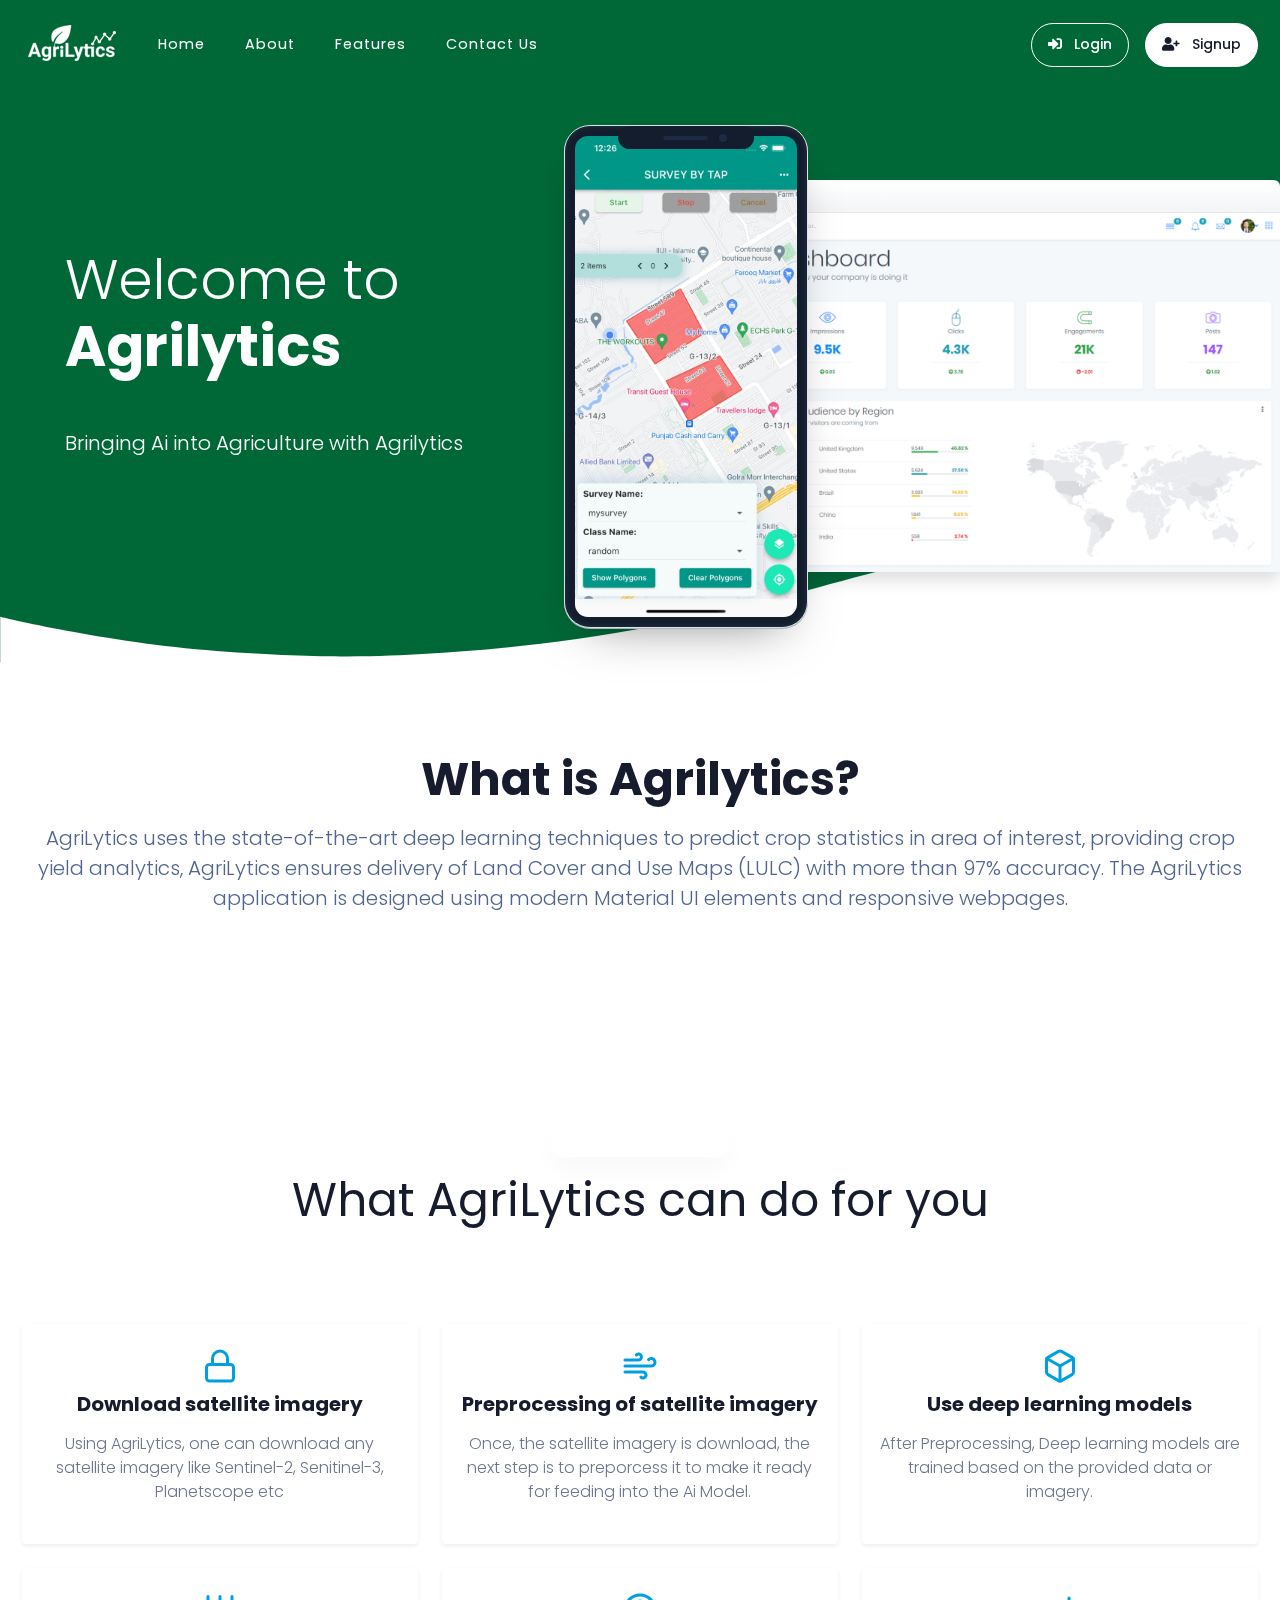
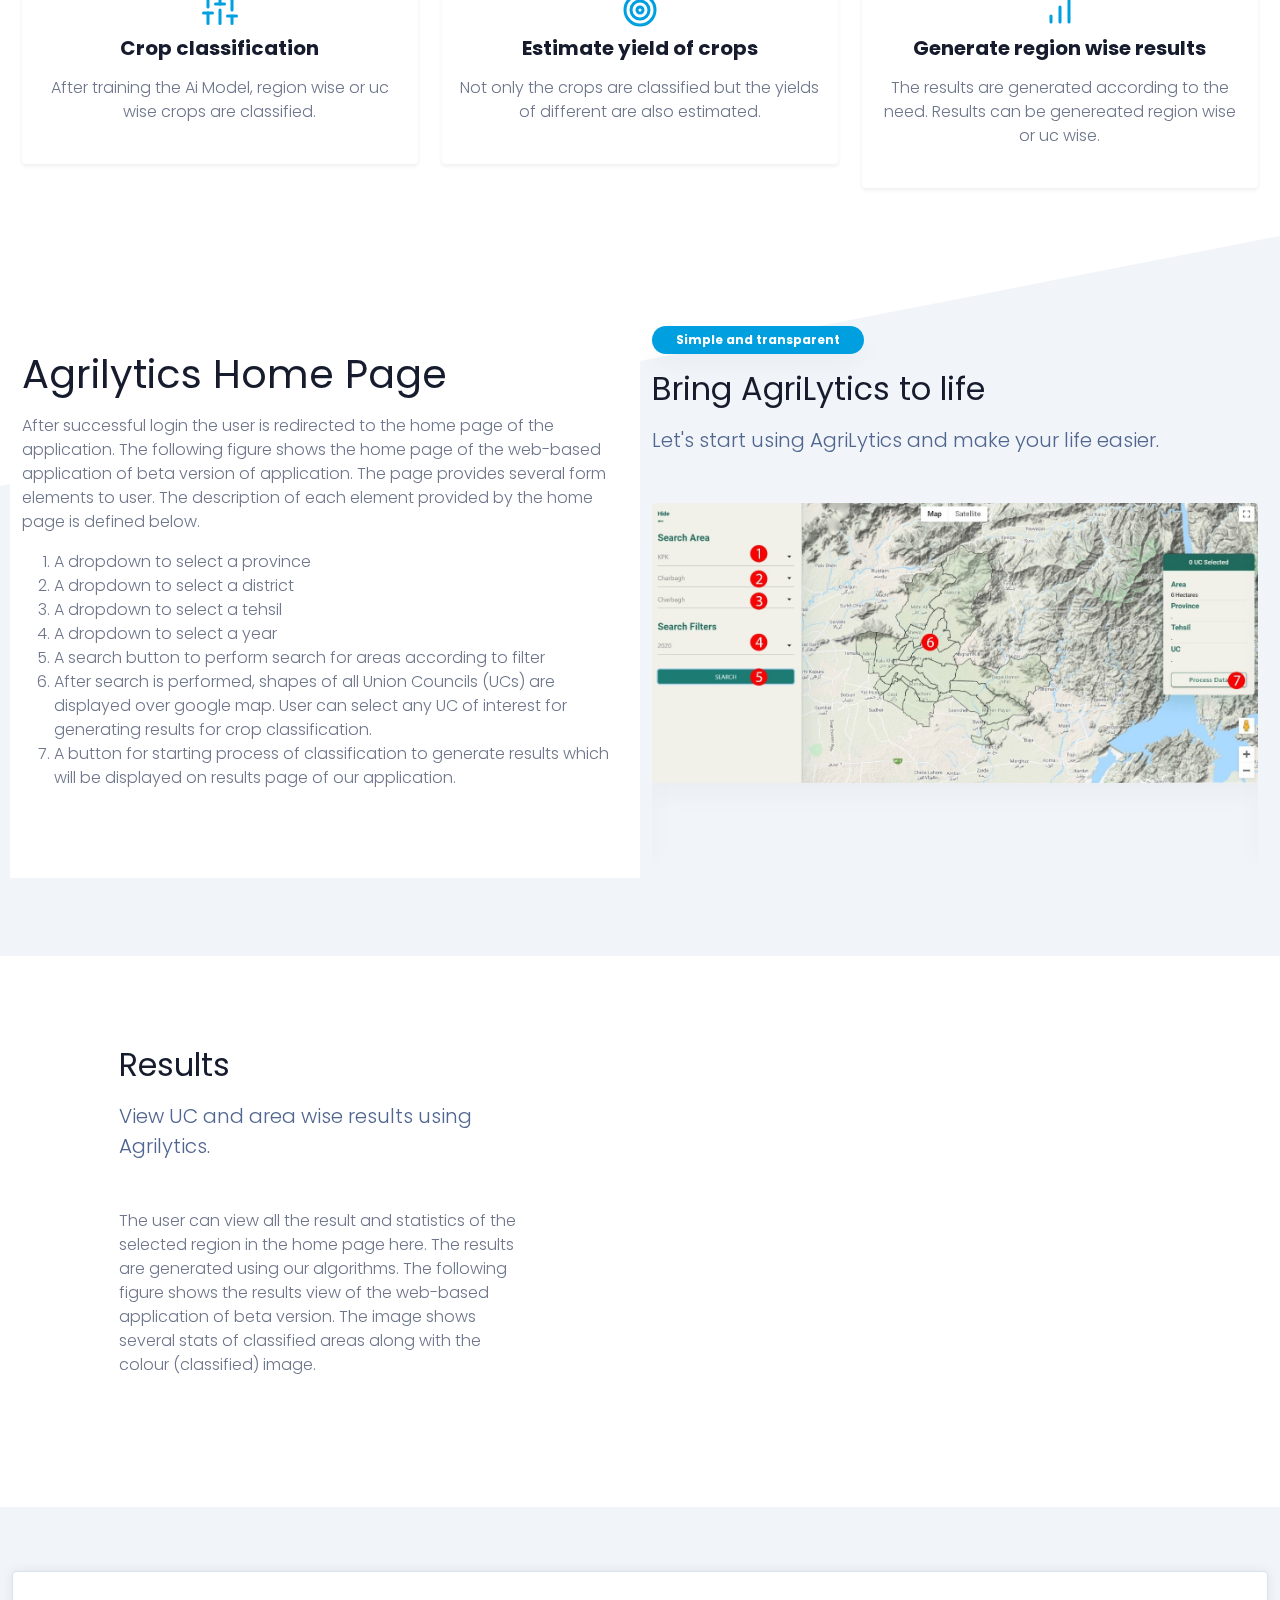
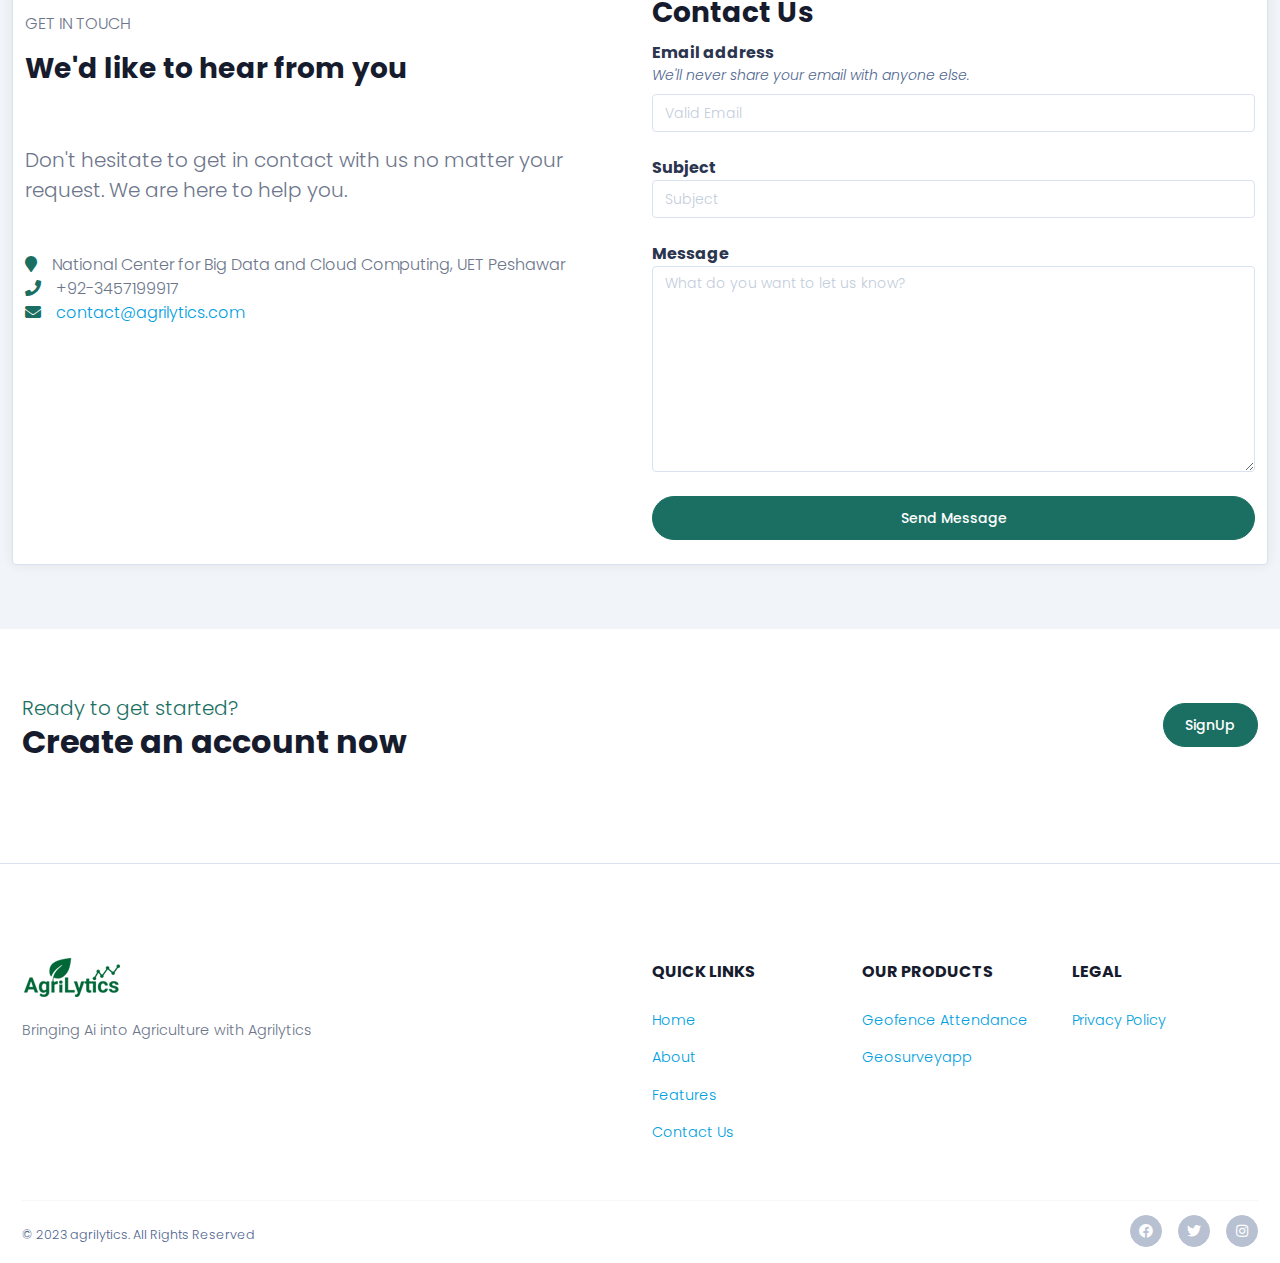
<file: index.html>
<!doctype html>
<html lang="en">

<head>
    <meta charset="utf-8">
    <!--[if IE]><meta http-equiv="X-UA-Compatible" content="IE=edge" /><![endif]-->
    <meta name="description" content="">
    <meta name="viewport" content="width=device-width,initial-scale=1"><!-- Place favicon.ico in the root directory -->
    <link rel="apple-touch-icon" href="img/logos/agri_logo.png">
    <link rel="icon" href="img/logos/agri_logo.png">
    <link href="https://fonts.googleapis.com/css?family=Poppins:100,300,400,500,700,900" rel="stylesheet">
    <link href="https://fonts.googleapis.com/css?family=Caveat" rel="stylesheet">
    <title>Agrilytics</title><!-- themeforest:css -->
    <link rel="stylesheet" href="css/fontawesome.css">
    <link rel="stylesheet" href="css/aos.css">
    <link rel="stylesheet" href="css/cookieconsent.min.css">
    <link rel="stylesheet" href="css/magnific-popup.css">
    <link rel="stylesheet" href="css/odometer-theme-minimal.css">
    <link rel="stylesheet" href="css/prism-okaidia.css">
    <link rel="stylesheet" href="css/simplebar.css">
    <link rel="stylesheet" href="css/smart_wizard_all.css">
    <link rel="stylesheet" href="css/swiper-bundle.css">
    <link rel="stylesheet" href="css/dashcore.css">
    <link rel="stylesheet" href="css/rtl.css">
    <link rel="stylesheet" href="css/demo.css">
    <link rel="stylesheet" href="css/custom.css">
    <!-- endinject -->
</head>

<body>
    <!--[if lt IE 8]>
<p class="browserupgrade">You are using an <strong>outdated</strong> browser. Please <a href="http://browsehappy.com/">upgrade your browser</a> to improve your experience.</p>
<![endif]-->
    <!-- ./Making stripe menu navigation -->
    <nav class="st-nav navbar main-nav navigation fixed-top" id="main-nav">
        <div class="container">
            <ul class="st-nav-menu nav navbar-nav">
                <li class="st-nav-section nav-item">
                    <a href="#main" class="navbar-brand">
                        <img src="img/agri_logos/green 100.png" height="40px" alt="AgriLytics"
                            class="logo logo-sticky d-inline-block d-md-none">
                        <img src="img/agri_logos/white 100.png" alt="AgriLytics" class="logo d-none d-md-inline-block">
                    </a>
                </li>
                <li class="st-nav-section st-nav-primary nav-item">
                    <a class="st-root-link nav-link" href="index.html">Home</a>
                    <a class="st-root-link nav-link" href="#about">About</a>
                    <a class="st-root-link nav-link" href="#features">Features</a>
                    <a class="st-root-link nav-link" href="#contact_us">Contact Us</a>
                    <!-- <a class="st-root-link item-products st-has-dropdown nav-link" data-dropdown="blocks">Blocks</a>
                    <a class="st-root-link item-products st-has-dropdown nav-link" data-dropdown="pages">Pages</a>
                    <a class="st-root-link item-company st-has-dropdown nav-link" data-dropdown="components">UI
                        Components</a>
                    <a class="st-root-link item-blog st-has-dropdown nav-link" data-dropdown="blog">Blog</a> <a
                        class="st-root-link item-shop st-has-dropdown nav-link" href="shop/"
                        data-dropdown="shop">Shop</a> -->
                </li>
                <li class="st-nav-section st-nav-secondary nav-item">
                    <!-- <a class="btn btn-outline-primary modal-popup" href="#modal-dialog"
                        data-effect="mfp-newspaper">newspaper </a> -->
                    <a class="btn btn-rounded btn-outline me-3 px-3 modal-popup" href="#login-model"
                        data-effect="mfp-newspaper">
                        <i class="fas fa-sign-in-alt d-none d-md-inline me-md-0 me-lg-2"></i>
                        <span class="d-md-none d-lg-inline">Login</span>
                    </a>
                    <!-- <a class="btn btn-rounded btn-outline me-3 px-3" href="login.html" target="_blank">
                        <i class="fas fa-sign-in-alt d-none d-md-inline me-md-0 me-lg-2"></i>
                        <span class="d-md-none d-lg-inline">Login</span>
                    </a> -->
                    <a class="btn btn-rounded btn-solid px-3 modal-popup" href="#signup-model"
                        data-effect="mfp-newspaper">
                        <i class="fas fa-user-plus d-none d-md-inline me-md-0 me-lg-2"></i>
                        <span class="d-md-none d-lg-inline">Signup</span>
                    </a>
                    <!-- <a class="btn btn-rounded btn-solid px-3" href="signup.html" target="_blank">
                        <i class="fas fa-user-plus d-none d-md-inline me-md-0 me-lg-2"></i>
                        <span class="d-md-none d-lg-inline">Signup</span>
                    </a> -->
                </li>
                <!-- Login Model start -->
                <div id="login-model" class="section mfp-with-anim mfp-hide popup-wrapper bg-contrast">
                    <div class="container">
                        <center>
                            <h2>Login</h2>
                        </center>
                        <!--<p>This is dummy copy. It is not meant to be read. It has been placed here solely to demonstrate
                            the look and feel of finished, typeset text. Only for show. He who searches for meaning here
                            will be sorely disappointed.</p> -->

                        <div class="row">
                            <div class="col-md-6 mx-auto">
                                <!-- <p class="alert alert-icon alert-primary mb-5"><i class="icon fas fa-info-circle"></i>
                                    <small>The following example shows a modal form with auto focused input</small>
                                </p> -->
                                <form action="srv/signup.php" method="post" class="form-signup form cozy"
                                    name="form-signup" data-response-message-animation="slide-in-up">
                                    <div class="form-group"><label for="signup_username" class="form-label">User
                                            name</label> <input type="text" name="Signup[username]" id="signup_username"
                                            class="form-control" placeholder="Enter your desired user name" required>
                                    </div>
                                    <div class="form-group"><label for="signup_email" class="form-label">Email
                                            address</label>
                                        <div id="emailHelp" class="form-text text-secondary mt-0 mb-2 italic"><i
                                                class="fas fa-info-circle me-2"></i> We'll never share your email with
                                            anyone else.</div><input type="email" name="Signup[email]" id="signup_email"
                                            class="form-control" placeholder="Valid email address" required>
                                    </div>
                                    <div class="form-group"><label for="signup_password"
                                            class="form-label">Password</label> <input type="password"
                                            name="Signup[password]" id="signup_password" class="form-control"
                                            placeholder="Password" required></div>
                                    <div class="form-group">
                                        <div class="d-grid"><button id="signup-submit" data-loading-text="Signing up..."
                                                name="submit" type="submit"
                                                class="btn btn-rounded btn-primary mt-4">Login</button></div>
                                        <hr>
                                        <p class="small">By clicking this button you agree our <a href="#"
                                                class="dotted">Privacy Policy</a> &nbsp;&amp;&nbsp; <a href="#"
                                                class="dotted">Terms Of Service</a></p>
                                    </div>
                                </form>
                                <div class="response-message"><i class="fas fa-envelope font-lg"></i>
                                    <p class="font-md m-0">Check your email</p>
                                    <p class="response">We sent you an email with a link to get started. You’ll be in
                                        your account in no time.</p>
                                </div>
                            </div>
                        </div>
                    </div>
                </div>
                <!-- Login Model End -->

                <!-- Signup Model start -->
                <div id="signup-model" class="section mfp-with-anim mfp-hide popup-wrapper bg-contrast">
                    <div class="container">
                        <center>
                            <h2>Sign Up</h2>
                        </center>
                        <!--<p>This is dummy copy. It is not meant to be read. It has been placed here solely to demonstrate
                            the look and feel of finished, typeset text. Only for show. He who searches for meaning here
                            will be sorely disappointed.</p> -->

                        <div class="row">
                            <div class="col-md-6 mx-auto">
                                <!-- <p class="alert alert-icon alert-primary mb-5"><i class="icon fas fa-info-circle"></i>
                                    <small>The following example shows a modal form with auto focused input</small>
                                </p> -->
                                <form action="srv/signup.php" method="post" class="form-signup form cozy"
                                    name="form-signup" data-response-message-animation="slide-in-up">
                                    <div class="form-group"><label for="signup_username" class="form-label">User
                                            name</label> <input type="text" name="Signup[username]" id="signup_username"
                                            class="form-control" placeholder="Enter your desired user name" required>
                                    </div>
                                    <div class="form-group"><label for="signup_email" class="form-label">Email
                                            address</label>
                                        <div id="emailHelp" class="form-text text-secondary mt-0 mb-2 italic"><i
                                                class="fas fa-info-circle me-2"></i> We'll never share your email with
                                            anyone else.</div><input type="email" name="Signup[email]" id="signup_email"
                                            class="form-control" placeholder="Valid email address" required>
                                    </div>
                                    <div class="form-group"><label for="signup_password"
                                            class="form-label">Password</label> <input type="password"
                                            name="Signup[password]" id="signup_password" class="form-control"
                                            placeholder="Password" required></div>
                                    <div class="form-group"><label for="signup_password" class="form-label">Confirm
                                            Password</label> <input type="password" name="Signup[password]"
                                            id="signup_password" class="form-control" placeholder="Password" required>
                                    </div>
                                    <div class="form-group">
                                        <div class="d-grid"><button id="signup-submit" data-loading-text="Signing up..."
                                                name="submit" type="submit"
                                                class="btn btn-rounded btn-primary mt-4">Create account</button></div>
                                        <hr>
                                        <p class="small">By clicking this button you agree our <a href="#"
                                                class="dotted">Privacy Policy</a> &nbsp;&amp;&nbsp; <a href="#"
                                                class="dotted">Terms Of Service</a></p>
                                    </div>
                                </form>
                                <div class="response-message"><i class="fas fa-envelope font-lg"></i>
                                    <p class="font-md m-0">Check your email</p>
                                    <p class="response">We sent you an email with a link to get started. You’ll be in
                                        your account in no time.</p>
                                </div>
                            </div>
                        </div>
                    </div>
                </div>
                <!-- Signup Model End -->


                <!-- Mobile Navigation -->
                <li class="st-nav-section st-nav-mobile nav-item"><button class="st-root-link navbar-toggler"
                        type="button"><span class="icon-bar"></span> <span class="icon-bar"></span> <span
                            class="icon-bar"></span></button>
                    <div class="st-popup">
                        <div class="st-popup-container"><a class="st-popup-close-button">Close</a>
                            <div class="st-dropdown-content-group">
                                <h4 class="text-uppercase regular">Pages</h4><a class="regular text-primary"
                                    href="about.html"><i class="far fa-building me-2"></i> About </a><a
                                    class="regular text-success" href="contact.html"><i
                                        class="far fa-envelope me-2"></i> Contact </a><a class="regular text-warning"
                                    href="pricing.html"><i class="fas fa-hand-holding-usd me-2"></i> Pricing </a><a
                                    class="regular text-info" href="faqs.html"><i
                                        class="far fa-question-circle me-2"></i> FAQs</a>
                            </div>
                            <div class="st-dropdown-content-group border-top bw-2">
                                <h4 class="text-uppercase regular">Components</h4>
                                <div class="row">
                                    <div class="col me-4"><a target="_blank" href="components/alert.html">Alerts</a> <a
                                            target="_blank" href="components/badge.html">Badges</a> <a target="_blank"
                                            href="components/button.html">Buttons</a> <a target="_blank"
                                            href="components/color.html">Colors</a> <a target="_blank"
                                            href="components/accordion.html">Accordion</a> <a target="_blank"
                                            href="components/cookie-law.html">Cookielaw</a></div>
                                    <div class="col me-4"><a target="_blank" href="components/overlay.html">Overlay</a>
                                        <a target="_blank" href="components/progress.html">Progress</a> <a
                                            target="_blank" href="components/lightbox.html">Lightbox</a> <a
                                            target="_blank" href="components/tab.html">Tabs</a> <a target="_blank"
                                            href="components/tables.html">Tables</a> <a target="_blank"
                                            href="components/typography.html">Typography</a>
                                    </div>
                                </div>
                            </div>
                            <div class="st-dropdown-content-group bg-light b-t"><a href="login.html">Sign in <i
                                        class="fas fa-arrow-right"></i></a></div>
                        </div>
                    </div>
                </li>
            </ul>
        </div>
        <div class="st-dropdown-root">
            <div class="st-dropdown-bg">
                <div class="st-alt-bg"></div>
            </div>
            <div class="st-dropdown-arrow"></div>
            <div class="st-dropdown-container">
                <div class="st-dropdown-section" data-dropdown="blocks">
                    <div class="st-dropdown-content">
                        <div class="st-dropdown-content-group">
                            <div class="row">
                                <div class="col me-4"><a class="dropdown-item" target="_blank"
                                        href="blocks/call-to-action.html">Call to actions</a> <a class="dropdown-item"
                                        target="_blank" href="blocks/contact.html">Contact</a> <a class="dropdown-item"
                                        target="_blank" href="blocks/counter.html">Counters</a> <a class="dropdown-item"
                                        target="_blank" href="blocks/faqs.html">FAQs</a></div>
                                <div class="col me-4"><a class="dropdown-item" target="_blank"
                                        href="blocks/footer.html">Footers</a> <a class="dropdown-item" target="_blank"
                                        href="blocks/form.html">Forms</a> <a class="dropdown-item" target="_blank"
                                        href="blocks/navbar.html">Navbar</a> <a class="dropdown-item" target="_blank"
                                        href="blocks/navigation.html">Navigation</a></div>
                                <div class="col"><a class="dropdown-item" target="_blank"
                                        href="blocks/pricing.html">Pricing</a> <a class="dropdown-item" target="_blank"
                                        href="blocks/slider.html">Sliders</a> <a class="dropdown-item" target="_blank"
                                        href="blocks/team.html">Team</a> <a class="dropdown-item" target="_blank"
                                        href="blocks/testimonial.html">Testimonials</a></div>
                            </div>
                        </div>
                        <div class="st-dropdown-content-group">
                            <h3 class="link-title"><i class="fas fa-long-arrow-alt-right icon"></i> Coming soon</h3>
                            <div class="ms-5"><span class="dropdown-item text-secondary">Dividers </span><span
                                    class="dropdown-item text-secondary">Gallery </span><span
                                    class="dropdown-item text-secondary">Screenshots</span></div>
                        </div>
                    </div>
                </div>
                <div class="st-dropdown-section" data-dropdown="pages">
                    <div class="st-dropdown-content">
                        <div class="st-dropdown-content-group">
                            <div class="mb-4">
                                <h3 class="text-darker light text-nowrap"><span class="bold regular">Useful pages</span>
                                    you'll need</h3>
                                <p class="text-secondary mt-0">Get a complete design stack</p>
                            </div>
                            <div class="row">
                                <div class="col">
                                    <ul class="me-4">
                                        <li>
                                            <h4 class="text-uppercase regular">Error</h4>
                                        </li>
                                        <li><a target="_blank" href="403.html">403 Error</a></li>
                                        <li><a target="_blank" href="404.html">404 Error</a></li>
                                        <li><a target="_blank" href="500.html">500 Error</a></li>
                                    </ul>
                                </div>
                                <div class="col">
                                    <ul class="me-4">
                                        <li>
                                            <h4 class="text-uppercase regular">User</h4>
                                        </li>
                                        <li><a target="_blank" href="login.html">Login</a></li>
                                        <li><a target="_blank" href="register.html">Register</a></li>
                                        <li><a target="_blank" href="forgot.html">Forgot</a></li>
                                    </ul>
                                </div>
                                <div class="col">
                                    <ul>
                                        <li>
                                            <h4 class="text-uppercase regular">Extra</h4>
                                        </li>
                                        <li><a target="_blank" href="pricing.html">Pricing</a></li>
                                        <li><a target="_blank" href="terms.html">Terms</a></li>
                                        <li><a target="_blank" href="faqs.html">FAQ</a></li>
                                    </ul>
                                </div>
                            </div>
                        </div>
                        <div class="st-dropdown-content-group"><a class="dropdown-item bold" href="about.html"><i
                                    class="far fa-building icon"></i> About </a><a class="dropdown-item bold"
                                href="contact.html"><i class="far fa-envelope icon"></i> Contact </a><a
                                class="dropdown-item bold" href="pricing.html"><i
                                    class="fas fa-hand-holding-usd icon"></i> Pricing</a></div>
                    </div>
                </div>
                <div class="st-dropdown-section" data-dropdown="components">
                    <div class="st-dropdown-content">
                        <div class="st-dropdown-content-group"><a class="dropdown-item" target="_blank"
                                href="components/color.html">
                                <div class="d-flex align-items-center mb-3">
                                    <div class="bg-dark text-contrast icon-md center-flex rounded-circle me-2"><i
                                            class="fas fa-palette"></i></div>
                                    <div class="flex-fill">
                                        <h3 class="link-title m-0">Colors</h3>
                                        <p class="m-0 text-secondary">Get to know DashCore color options</p>
                                    </div>
                                </div>
                            </a><a class="dropdown-item" target="_blank" href="components/form-controls.html">
                                <div class="d-flex align-items-center mb-3">
                                    <div class="bg-secondary text-contrast icon-md center-flex rounded-circle me-2"><i
                                            class="fab fa-wpforms"></i></div>
                                    <div class="flex-fill">
                                        <h3 class="link-title m-0">Forms</h3>
                                        <p class="m-0 text-secondary">All forms elements</p>
                                    </div>
                                </div>
                            </a><a class="dropdown-item" target="_blank" href="components/accordion.html">
                                <div class="d-flex align-items-center mb-3">
                                    <div class="bg-success text-contrast icon-md center-flex rounded-circle me-2"><i
                                            class="fas fa-bars"></i></div>
                                    <div class="flex-fill">
                                        <h3 class="link-title m-0">Accordion</h3>
                                        <p class="m-0 text-secondary">Useful accordion elements</p>
                                    </div>
                                </div>
                            </a><a class="dropdown-item" target="_blank" href="components/cookie-law.html">
                                <div class="d-flex align-items-center mb-4">
                                    <div class="bg-info text-contrast icon-md center-flex rounded-circle me-2"><i
                                            class="fas fa-cookie-bite"></i></div>
                                    <div class="flex-fill">
                                        <h3 class="link-title m-0">CookieLaw</h3>
                                        <p class="m-0 text-secondary">Comply with the hideous EU Cookie Law</p>
                                    </div>
                                </div>
                            </a>
                            <h4 class="text-uppercase regular">Huge components list</h4>
                            <div class="row">
                                <div class="col me-4"><a class="dropdown-item" target="_blank"
                                        href="components/alert.html">Alerts</a> <a class="dropdown-item" target="_blank"
                                        href="components/badge.html">Badges</a> <a class="dropdown-item" target="_blank"
                                        href="components/button.html">Buttons</a></div>
                                <div class="col me-4"><a class="dropdown-item" target="_blank"
                                        href="components/overlay.html">Overlay</a> <a class="dropdown-item"
                                        target="_blank" href="components/progress.html">Progress</a> <a
                                        class="dropdown-item" target="_blank"
                                        href="components/lightbox.html">Lightbox</a></div>
                                <div class="col me-4"><a class="dropdown-item" target="_blank"
                                        href="components/tab.html">Tabs</a> <a class="dropdown-item" target="_blank"
                                        href="components/tables.html">Tables</a> <a class="dropdown-item"
                                        target="_blank" href="components/typography.html">Typography</a></div>
                            </div>
                        </div>
                        <div class="st-dropdown-content-group"><a class="dropdown-item" target="_blank"
                                href="components/wizard.html">Wizard </a><span
                                class="dropdown-item d-flex align-items-center text-muted">Timeline <i
                                    class="fas fa-ban ms-auto"></i> </span><span
                                class="dropdown-item d-flex align-items-center text-muted">Process <i
                                    class="fas fa-ban ms-auto"></i></span></div>
                    </div>
                </div>
                <div class="st-dropdown-section" data-dropdown="blog">
                    <div class="st-dropdown-content">
                        <div class="st-dropdown-content-group">
                            <div class="row">
                                <div class="col me-4">
                                    <h4 class="regular text-uppercase">Full width</h4><a class="dropdown-item"
                                        target="_blank" href="blog/blog-post.html">Single post</a> <a
                                        class="dropdown-item" target="_blank" href="blog/blog-grid.html">Posts Grid</a>
                                </div>
                                <div class="col me-4">
                                    <h4 class="regular text-uppercase">Sidebar left</h4><a class="dropdown-item"
                                        target="_blank" href="blog/blog-post-sidebar-left.html">Single post</a> <a
                                        class="dropdown-item" target="_blank"
                                        href="blog/blog-grid-sidebar-left.html">Posts Grid</a>
                                </div>
                                <div class="col me-4">
                                    <h4 class="regular text-uppercase">Sidebar right</h4><a class="dropdown-item"
                                        target="_blank" href="blog/blog-post-sidebar-right.html">Single post</a> <a
                                        class="dropdown-item" target="_blank"
                                        href="blog/blog-grid-sidebar-right.html">Posts Grid</a>
                                </div>
                            </div>
                        </div>
                    </div>
                </div>
                <div class="st-dropdown-section" data-dropdown="shop">
                    <div class="st-dropdown-content">
                        <div class="st-dropdown-content-group"><a class="dropdown-item mb-4" target="_blank"
                                href="shop/">
                                <div class="d-flex align-items-center">
                                    <div class="bg-success text-contrast icon-md center-flex rounded-circle me-2"><i
                                            class="fas fa-shopping-basket"></i></div>
                                    <div class="flex-fill">
                                        <h3 class="link-title m-0">Home</h3>
                                        <p class="m-0 text-secondary">Online store home with an outstanding UX</p>
                                    </div>
                                </div>
                            </a><a class="dropdown-item" target="_blank" href="shop/cart.html">
                                <div class="d-flex align-items-center">
                                    <div class="bg-info text-contrast icon-md center-flex rounded-circle me-2"><i
                                            class="fas fa-shopping-cart"></i></div>
                                    <div class="flex-fill">
                                        <h3 class="link-title m-0">Cart</h3>
                                        <p class="m-0 text-secondary">Online store shopping cart</p>
                                    </div>
                                </div>
                            </a></div>
                        <div class="st-dropdown-content-group">
                            <h3 class="link-title"><i class="fas fa-money-check-alt icon"></i> Checkout</h3>
                            <div class="ms-5"><a class="dropdown-item text-secondary" target="_blank"
                                    href="shop/checkout-customer.html">Customer <i class="fas fa-angle-right ms-2"></i>
                                </a><a class="dropdown-item text-secondary" target="_blank"
                                    href="shop/checkout-shipping.html">Shipping Information <i
                                        class="fas fa-angle-right ms-2"></i> </a><a class="dropdown-item text-secondary"
                                    target="_blank" href="shop/checkout-payment.html">Payment Methods <i
                                        class="fas fa-angle-right ms-2"></i> </a><a class="dropdown-item text-secondary"
                                    target="_blank" href="shop/checkout-confirmation.html">Order Review <i
                                        class="fas fa-angle-right ms-2"></i></a></div>
                        </div>
                    </div>
                </div>
            </div>
        </div>
    </nav>
    <main class="overflow-hidden">
        <!-- ./Page header -->
        <header class="header section bg-primary text-contrast">
            <div class="divider-shape">
                <!-- waves divider --> <svg xmlns="http://www.w3.org/2000/svg" viewBox="0 0 1000 100"
                    preserveAspectRatio="none" class="shape-waves" style="left: 0; transform: rotate3d(0,1,0,180deg);">
                    <path class="shape-fill shape-fill-contrast"
                        d="M790.5,93.1c-59.3-5.3-116.8-18-192.6-50c-29.6-12.7-76.9-31-100.5-35.9c-23.6-4.9-52.6-7.8-75.5-5.3c-10.2,1.1-22.6,1.4-50.1,7.4c-27.2,6.3-58.2,16.6-79.4,24.7c-41.3,15.9-94.9,21.9-134,22.6C72,58.2,0,25.8,0,25.8V100h1000V65.3c0,0-51.5,19.4-106.2,25.7C839.5,97,814.1,95.2,790.5,93.1z" />
                </svg>
            </div>
            <div class="container-fluid">
                <div class="row gap-y align-items-center">
                    <div class="col-lg-5 mx-auto text-center text-lg-start">
                        <h1 class="light display-4 text-contrast">Welcome to <span
                                class="bold d-block">Agrilytics</span></h1>
                        <p class="text-contrast lead my-5">Bringing Ai into Agriculture with Agrilytics</p>
                        <!-- <a href="#" class="btn btn-contrast btn-lg btn-rounded px-5 bw-2">Try it free</a> -->
                    </div>
                    <div class="col-lg-6 col-md-9 mx-md-auto mx-lg-0 pe-lg-0 position-relative">
                        <div class="device-twin free-width align-items-center mt-4 mt-lg-0">
                            <div class="browser shadow" data-aos="fade-left">
                                <img src="img/screens/dash/4.png" alt="...">
                            </div>
                            <div class="front iphone-x absolute d-none d-lg-block" data-aos="fade-right"
                                style="left: -5.5rem; bottom: -3.5rem;">
                                <div class="screen">
                                    <img src="img/screens/app/app-ss.jpeg" alt="...">
                                </div>
                                <div class="notch"></div>
                            </div>
                        </div>
                    </div>
                </div>
            </div>
        </header>
        <!-- ./How it works -->
        <section id="about" class="section how-it-works">
            <div class="shapes-container">
                <div class="shape shape-ring" data-aos="fade-right">
                    <div></div>
                </div>
            </div>
            <div class="container">
                <div class="section-heading text-center">
                    <h2 class="bold">What is Agrilytics?</h2>
                    <p class="lead text-secondary">AgriLytics uses the state-of-the-art deep learning techniques to
                        predict crop statistics in area of interest, providing crop yield analytics, AgriLytics ensures
                        delivery of Land Cover and Use Maps (LULC) with more than 97% accuracy.
                        The AgriLytics application is designed using modern Material UI elements and responsive
                        webpages.
                    </p>
                </div>
                <div class="row gap-y text-center text-md-start">
                    <!-- <div class="col-md-4 py-4 text-center position-relative">
                        <div class="shapes-figure shapes-container">
                            <div class="shape shape-circle center-x"></div>
                        </div>
                        <figure class="mockup mb-4"><img src="img/integration/steps/plan.svg" class="mb-3 img-step">
                        </figure>
                        <h5 class="bold">Choose a plan</h5>
                        <p class="text-muted">Ab ad aliquam assumenda beatae commodi distinctio dolore dolorum earum
                            error et, exercitationem</p>
                    </div>
                    <div class="col-md-4 py-4 text-center position-relative">
                        <div class="shapes-figure shapes-container">
                            <div class="shape shape-circle center-x"></div>
                        </div>
                        <figure class="mockup mb-4"><img src="img/integration/steps/payment.svg" class="mb-3 img-step">
                        </figure>
                        <h5 class="bold">Payment method</h5>
                        <p class="text-muted">Blanditiis cumque, eius error est et exercitationem, explicabo hic natus
                            nobis odit porro quia</p>
                    </div>
                    <div class="col-md-4 py-4 text-center position-relative">
                        <div class="shapes-figure shapes-container">
                            <div class="shape shape-circle center-x"></div>
                        </div>
                        <figure class="mockup mb-4"><img src="img/integration/steps/work.svg" class="mb-3 img-step">
                        </figure>
                        <h5 class="bold">Let&#39;s work</h5>
                        <p class="text-muted">A animi aperiam cupiditate eum incidunt, magni mollitia nam nemo non
                            officia omnis, quasi quisquam</p>
                    </div> -->
                </div>
            </div>
        </section>
        <!-- ./Features - grid -->
        <section id="features" class="section edge bottom-right bg-contrast">
            <div class="container pb-5">
                <div class="section-heading mb-6 text-center"><span
                        class="rounded-pill shadow-box badge badge-info bold py-2 px-4">DashCore features</span>
                    <h2 class="mt-3">What AgriLytics can do for you</h2>
                </div>
                <div class="row gap-y text-center text-md-left">
                    <div class="col-md-4">
                        <div class="card border-0 shadow-sm shadow-hover">
                            <div class="card-body py-4"><i data-feather="lock" width="36" height="36"
                                    class="text-info mb-2"></i>
                                <h5 class="bold bg-card hover-underline-animation">Download satellite imagery</h5>
                                <p class="">Using AgriLytics, one can download any satellite imagery like
                                    Sentinel-2, Senitinel-3, Planetscope etc</p>
                            </div>
                        </div>
                    </div>
                    <div class="col-md-4">
                        <div class="card border-0 shadow-sm shadow-hover">
                            <div class="card-body py-4"><i data-feather="wind" width="36" height="36"
                                    class="text-info mb-2"></i>
                                <h5 class="bold bg-card hover-underline-animation">Preprocessing of satellite imagery
                                </h5>
                                <p class="">Once, the satellite imagery is download, the next step is to
                                    preporcess it to make it ready for feeding into the Ai Model.</p>
                            </div>
                        </div>
                    </div>
                    <div class="col-md-4">
                        <div class="card border-0 shadow-sm shadow-hover">
                            <div class="card-body py-4"><i data-feather="box" width="36" height="36"
                                    class="text-info mb-2"></i>
                                <h5 class="bold bg-card hover-underline-animation">Use deep learning models</h5>
                                <p class="">After Preprocessing, Deep learning models are trained based on
                                    the provided data or imagery.</p>
                            </div>
                        </div>
                    </div>
                    <div class="col-md-4">
                        <div class="card border-0 shadow-sm shadow-hover">
                            <div class="card-body py-4"><i data-feather="sliders" width="36" height="36"
                                    class="text-info mb-2"></i>
                                <h5 class="bold bg-card hover-underline-animation">Crop classification</h5>
                                <p class="">After training the Ai Model, region wise or uc wise crops are
                                    classified.</p>
                            </div>
                        </div>
                    </div>
                    <div class="col-md-4">
                        <div class="card border-0 shadow-sm shadow-hover">
                            <div class="card-body py-4"><i data-feather="target" width="36" height="36"
                                    class="text-info mb-2"></i>
                                <h5 class="bold bg-card hover-underline-animation">Estimate yield of crops</h5>
                                <p class="">Not only the crops are classified but the yields of different
                                    are also estimated.</p>
                            </div>
                        </div>
                    </div>
                    <div class="col-md-4">
                        <div class="card border-0 shadow-sm shadow-hover">
                            <div class="card-body py-4"><i data-feather="bar-chart" width="36" height="36"
                                    class="text-info mb-2"></i>
                                <h5 class="bold bg-card hover-underline-animation">Generate region wise results</h5>
                                <p class="">The results are generated according to the need. Results can
                                    be genereated region wise or uc wise.</p>
                            </div>
                        </div>
                    </div>
                </div>
            </div>
        </section><!-- ./Bring to life - Swiper -->
        <section class="section bg-light">
            <div class="container bring-to-front">
                <div class="row gap-y">
                    <div class="col-md-6 bg-contrast mt-4">
                        <!-- <div class="rounded bg-primary-gradient shadow">
                            <div class="d-flex flex-column align-items-center py-3"><img src="img/bg/asset-1.svg"
                                    class="img-responsive w-50" alt=""></div>
                        </div>
                        <div class="rounded shadow-box bg-contrast mt-4">
                            <div class="d-flex align-items-center px-3"><i data-feather="bar-chart"
                                    class="stroke-primary me-3" width="36" height="36"></i>
                                <div class="flex-fill my-3 ps-3 b-l">
                                    <p class="bold text-primary my-0">Admin template included</p>
                                    <p class="my-0 text-secondary">We've included a fully functional starter admin
                                        dashboard</p>
                                </div>
                            </div>
                        </div>
                        <div class="rounded shadow-box bg-contrast mt-4">
                            <div class="d-flex align-items-center px-3"><i data-feather="smartphone" width="36"
                                    height="36" class="stroke-primary me-3"></i>
                                <div class="flex-fill my-3 ps-3 b-l">
                                    <p class="bold text-primary my-0">Powered with multiple starter apps</p>
                                    <p class="my-0 text-secondary">It's awesome you to have a nice feature to show up
                                    </p>
                                    <hr class="my-3">
                                    <nav id="sw-nav-1" class="nav nav-tabs tabs-clean border-bottom-0"><a
                                            href="javascript:;"
                                            class="nav-item nav-link ps-md-0 py-0 d-flex flex-column align-items-center border-bottom-0 active"
                                            data-step="1"><i data-feather="mail" class="icon"></i> <span
                                                class="d-none small">Inbox</span> </a><a href="javascript:;"
                                            class="nav-item nav-link py-0 d-flex flex-column align-items-center border-bottom-0"
                                            data-step="2"><i data-feather="calendar" class="icon"></i> <span
                                                class="d-none small">Calendar</span> </a><a href="javascript:;"
                                            class="nav-item nav-link py-0 d-flex flex-column align-items-center border-bottom-0"
                                            data-step="3"><i data-feather="file" class="icon"></i> <span
                                                class="d-none small">Invoice</span></a></nav>
                                </div>
                            </div>
                        </div> -->
                        <h1>Agrilytics Home Page</h1>
                        <p class="">
                            After successful login the user is redirected to the home page of the application. The
                            following figure shows the home page of the web-based application of beta version of
                            application. The page provides several form elements to user. The description of each
                            element provided by the home page is defined below. <br>
                        <ol>
                            <li>A dropdown to select a province</li>
                            <li>A dropdown to select a district</li>
                            <li>A dropdown to select a tehsil</li>
                            <li>A dropdown to select a year</li>
                            <li>A search button to perform search for areas according to filter</li>
                            <li>After search is performed, shapes of all Union Councils (UCs) are displayed over google
                                map. User can select any UC of interest for generating results for crop classification.
                            </li>
                            <li>A button for starting process of classification to generate results which will be
                                displayed on results page of our application.</li>
                        </ol>

                        </p>
                    </div>
                    <div class="col-md-6 ms-md-auto text-center text-md-start">
                        <div class="mb-5"><span
                                class="badge bg-info text-contrast rounded-pill shadow-box bold py-2 px-4">Simple and
                                transparent</span>
                            <h2 class="mt-3">Bring AgriLytics to life</h2>
                            <p class="lead text-secondary">Let's start using AgriLytics and make your life easier.</p>
                        </div>
                        <div class="swiper-container" data-sw-navigation="#sw-nav-1" data-sw-navigation-active="active">
                            <div class="swiper-wrapper">
                                <div class="swiper-slide">
                                    <figure class="shadow-box"><img src="img/dash2.jpg" alt=""
                                            class="img-responsive rounded"></figure>
                                </div>
                                <div class="swiper-slide">
                                    <figure class="shadow-box"><img src="img/screens/dash/calendar.png" alt=""
                                            class="img-responsive rounded"></figure>
                                </div>
                                <div class="swiper-slide">
                                    <figure class="shadow-box"><img src="img/screens/dash/invoice.png" alt=""
                                            class="img-responsive rounded"></figure>
                                </div>
                            </div>
                        </div>
                    </div>
                </div>
            </div>
        </section><!-- ./Why DashCore -->
        <!-- <section class="section bg-light">
            <div class="container bring-to-front pb-0">
                <div class="section-heading text-center w-75 mx-auto">
                    <h2>Why Dashcore template?</h2>
                    <p class="lead text-secondary">When you're looking for a template you want it to stand-out. Dashcore
                        comes with hundreds of customizable features addressed to developers and designers.</p>
                </div>
                <div class="shadow bg-contrast p-5 rounded">
                    <nav class="nav nav-tabs tabs-clean slide d-inline-flex mb-4"><a
                            class="nav-item nav-link text-uppercase bold active" data-bs-toggle="tab"
                            href="#designers">Developers </a><a class="nav-item nav-link text-uppercase bold"
                            data-bs-toggle="tab" href="#developers">Designers</a></nav>
                    <div class="tab-content">
                        <div class="tab-pane active" id="designers">
                            <div class="row gap-y">
                                <div class="col-lg-6">
                                    <h2 class="bold mb-4">Engaging developers with organized code</h2>
                                    <p class="lead text-secondary">Lorem ipsum dolor sit amet, consectetur adipisicing
                                        elit. Culpa cumque deleniti facere ipsa laborum saepe, tenetur ullam?
                                        Consequatur, deserunt eaque facilis hic, illo laboriosam minima quae quia
                                        temporibus totam vel.</p>
                                </div>
                                <div class="col-lg-6">
                                    <figure class="px-2"><img src="img/screens/developer.png"
                                            class="img-responsive shadow rounded" alt="..."></figure>
                                </div>
                            </div>
                        </div>
                        <div class="tab-pane" id="developers">
                            <div class="row gap-y">
                                <div class="col-lg-6">
                                    <h2 class="bold mb-4">Engaging designers with tons of design elements</h2>
                                    <p class="lead text-secondary">Lorem ipsum dolor sit amet, consectetur adipisicing
                                        elit. Culpa cumque deleniti facere ipsa laborum saepe, tenetur ullam?
                                        Consequatur, deserunt eaque facilis hic, illo laboriosam minima quae quia
                                        temporibus totam vel.</p>
                                </div>
                                <div class="col-lg-6">
                                    <figure class="px-2"><img src="img/screens/designer.png"
                                            class="img-responsive shadow rounded" alt="..."></figure>
                                </div>
                            </div>
                        </div>
                    </div>
                </div>
            </div>
        </section> -->
        <!-- ./How to Videos -->
        <!-- <section class="section bg-darker edge top-left">
            <div class="container pt-8">
                <div class="section-heading text-center w-75 mx-auto"><i data-feather="film" width="36" height="36"></i>
                    <h2 class="text-contrast bold">How to videos</h2>
                    <p class="lead text-muted">Take a look at how you can take advantage of the tons of features
                        included with our template.</p>
                </div>
                <div class="row gap-y">
                    <div class="col-12 col-sm-6 col-md-4">
                        <div class="card bg-dark border-0"><a href="https://www.youtube.com/watch?v=EykWcFEtFqo"
                                class="modal-popup mfp-iframe overlay gradient gradient-blue-purple alpha-3 p-6 image-background cover"
                                style="background-image: url(https://picsum.photos/350/200/?random&gravity=south)"
                                data-effect="mfp-fade" data-type="iframe">
                                <div class="content text-center"><i data-feather="play" width="48" height="48"
                                        stroke-width="1" class="stroke-contrast"></i></div>
                            </a>
                            <div class="card-body">
                                <h4 class="card-title text-contrast">Welcome to Dashcore</h4>
                                <p class="card-text text-muted">Discover how to get started with DashCore now.</p>
                            </div>
                        </div>
                    </div>
                    <div class="col-12 col-sm-6 col-md-4">
                        <div class="card bg-dark border-0"><a href="https://www.youtube.com/watch?v=MXghcI8hcWU"
                                class="modal-popup mfp-iframe overlay gradient gradient-blue-purple alpha-3 p-6 image-background cover"
                                style="background-image: url(https://picsum.photos/350/200/?random&gravity=east)"
                                data-effect="mfp-fade" data-type="iframe">
                                <div class="content text-center"><i data-feather="play" width="48" height="48"
                                        stroke-width="1" class="stroke-contrast"></i></div>
                            </a>
                            <div class="card-body">
                                <h4 class="card-title text-contrast">Customizing theme</h4>
                                <p class="card-text text-muted">Learn how to fit the theme to your own needs.</p>
                            </div>
                        </div>
                    </div>
                    <div class="col-12 col-sm-6 col-md-4">
                        <div class="card bg-dark border-0"><a href="https://www.youtube.com/watch?v=HLG_s9b2Uuw"
                                class="modal-popup mfp-iframe overlay gradient gradient-blue-purple alpha-3 p-6 image-background cover"
                                style="background-image: url(https://picsum.photos/350/200/?random&gravity=north)"
                                data-effect="mfp-fade" data-type="iframe">
                                <div class="content text-center"><i data-feather="play" width="48" height="48"
                                        stroke-width="1" class="stroke-contrast"></i></div>
                            </a>
                            <div class="card-body">
                                <h4 class="card-title text-contrast">Using the API</h4>
                                <p class="card-text text-muted">Integrating the API with your new template.</p>
                            </div>
                        </div>
                    </div>
                </div>
            </div>
        </section> -->
        <!-- <div class="position-relative">
            <div class="shape-divider shape-divider-bottom shape-divider-fluid-x text-light"><svg viewBox="0 0 2880 48"
                    xmlns="http://www.w3.org/2000/svg">
                    <path d="M0 48H1437.5H2880V0H2160C1442.5 52 720 0 720 0H0V48Z"></path>
                </svg></div>
        </div> -->
        <!-- ./Partners -->
        <!-- <section class="partners bg-light">
            <div class="container icons-list">
                <div class="swiper-container" data-sw-show-items="5" data-sw-space-between="30" data-sw-autoplay="2500"
                    data-sw-loop="true">
                    <div class="swiper-wrapper align-items-center">
                        <div class="swiper-slide"><img src="img/logos/1.png" class="img-responsive" alt=""
                                style="max-height: 60px"></div>
                        <div class="swiper-slide"><img src="img/logos/2.png" class="img-responsive" alt=""
                                style="max-height: 60px"></div>
                        <div class="swiper-slide"><img src="img/logos/3.png" class="img-responsive" alt=""
                                style="max-height: 60px"></div>
                        <div class="swiper-slide"><img src="img/logos/4.png" class="img-responsive" alt=""
                                style="max-height: 60px"></div>
                        <div class="swiper-slide"><img src="img/logos/5.png" class="img-responsive" alt=""
                                style="max-height: 60px"></div>
                        <div class="swiper-slide"><img src="img/logos/6.png" class="img-responsive" alt=""
                                style="max-height: 60px"></div>
                    </div>
                </div>
            </div>
        </section> -->
        <!-- ./Join - As Developer/Designer -->
        <!-- <section class="section bg-light">
            <div class="container bring-to-front py-0">
                <div class="shadow bg-contrast p-5 rounded">
                    <div class="row gap-y align-items-center text-center text-lg-start">
                        <div class="col-12 col-md-6 py-4 px-5 b-md-r"><i data-feather="star" width="36" height="36"
                                class="stroke-primary"></i> <a href="javascript:;"
                                class="mt-4 text-primary d-flex align-items-center">
                                <h4 class="me-3">Join as Designer</h4><i class="fas fa-long-arrow-alt-end"></i>
                            </a>
                            <p class="mt-4">Lorem ipsum dolor sit amet, consectetur adipisicing elit. Asperiores,
                                consequuntur fugit minima natus optio quisquam sint sunt? Earum harum in laudantium
                                nobis obcaecati odio, praesentium, quis sequi soluta vel veniam.</p>
                        </div>
                        <div class="col-12 col-md-6 py-4 px-5"><i data-feather="code" width="36" height="36"
                                class="stroke-info"></i> <a href="javascript:;"
                                class="mt-4 text-info d-flex align-items-center">
                                <h4 class="me-3">Join as Developer</h4><i class="fas fa-long-arrow-alt-end"></i>
                            </a>
                            <p class="mt-4">Lorem ipsum dolor sit amet, consectetur adipisicing elit. Asperiores,
                                consequuntur fugit minima natus optio quisquam sint sunt? Earum harum in laudantium
                                nobis obcaecati odio, praesentium, quis sequi soluta vel veniam.</p>
                        </div>
                    </div>
                </div>
            </div>
        </section> -->
        <!-- ./Lightweight HTML - Big screen right -->
        <section class="section">
            <div class="container-wide">
                <div class="row gap-y align-items-center text-center text-lg-start">
                    <div class="col-10 col-lg-4 mx-auto">
                        <div class="mb-5">
                            <h2>Results</h2>
                            <p class="lead text-secondary">View UC and area wise results using Agrilytics.</p>
                        </div>
                        <p>The user can view all the result and statistics of the selected region in the home page here.
                            The results are generated using our algorithms.
                            The following figure shows the results view of the web-based application of beta version.
                            The image shows several stats of classified areas along with the colour (classified) image.
                        </p>
                        <!-- <a href="#"
                            class="btn btn-info text-contrast btn-rounded mt-4">Learn More</a> -->
                    </div>
                    <div class="col-12 col-lg-6 pe-0"><img src="img/dash1.jpg" alt="" class="img-responsive shadow"
                            data-aos="fade-left"></div>
                </div>
            </div>
        </section>
        <br>
        <section id="contact_us" class="section bg-light">
            <div class="container-fluid py-3 demo-blocks">
                <!-- ./Contact -->
                <section class="section block bg-contrast">
                    <div class="container py-4">
                        <div class="row gap-y">
                            <div class="col-12 col-md-6">
                                <div class="section-heading">
                                    <p class="text-uppercase">Get in touch</p>
                                    <h2 class="font-md bold">We'd like to hear from you</h2>
                                </div>
                                <p class="lead mb-5">Don't hesitate to get in contact with us no matter your request. We
                                    are here to help you.</p>
                                <ul class="list-unstyled list-icon">
                                    <li><i class="fas fa-map-marker text-primary"></i>
                                        <p>National Center for Big Data and Cloud Computing, UET Peshawar</p>
                                    </li>
                                    <li><i class="fas fa-phone text-primary"></i>
                                        <p>+92-3457199917</p>
                                    </li>
                                    <li><i class="fas fa-envelope text-primary"></i>
                                        <p><a href="mailto:support@5studios.net">contact@agrilytics.com</a></p>
                                    </li>
                                </ul>
                            </div>
                            <div class="col-12 col-md-6">
                                <h2 class="font-md bold">Contact Us</h2>
                                <form action="srv/contact.php" method="post" class="form form-contact"
                                    name="form-contact" data-response-message-animation="slide-in-up">
                                    <div class="mb-4"><label for="contact_email" class="text-dark bold mb-0">Email
                                            address</label>
                                        <div id="emailHelp" class="small form-text text-secondary mt-0 mb-2 italic">
                                            We'll never share your email with anyone else.</div><input type="email"
                                            name="Contact[email]" id="contact_email" class="form-control bg-contrast"
                                            placeholder="Valid Email" required>
                                    </div>
                                    <div class="mb-4"><label for="contact_email" class="text-dark bold">Subject</label>
                                        <input type="text" name="Contact[subject]" id="contact_subject"
                                            class="form-control bg-contrast" placeholder="Subject" required>
                                    </div>
                                    <div class="mb-4"><label for="contact_email" class="text-dark bold">Message</label>
                                        <textarea name="Contact[message]" id="contact_message"
                                            class="form-control bg-contrast"
                                            placeholder="What do you want to let us know?" rows="8" required></textarea>
                                    </div>
                                    <div class="d-grid gap-2"><button id="contact-submit" data-loading-text="Sending..."
                                            name="submit" type="submit" class="btn btn-primary btn-rounded">Send
                                            Message</button></div>
                                </form>
                                <div class="response-message">
                                    <div class="section-heading"><i class="fas fa-check font-lg"></i>
                                        <p class="font-md m-0">Thank you!</p>
                                        <p class="response">Your message has been send, we will contact you as soon as
                                            possible.</p>
                                    </div>
                                </div>
                            </div>
                        </div>
                    </div>
                </section>
            </div>
        </section>

        <!-- ./CTA - Create Account -->
        <section class="section bg-contrast edge  b-b">
            <div class="container pt-5">
                <div class="d-flex align-items-center flex-column flex-md-row">
                    <div class="text-center text-md-start">
                        <p class="light mb-0 text-primary lead">Ready to get started?</p>
                        <h2 class="mt-0 bold">Create an account now</h2>
                    </div>
                    <a class="btn btn-primary btn-rounded mt-3 mt-md-0 ms-md-auto modal-popup" href="#signup-model"
                        data-effect="mfp-newspaper">SignUp</a>
                    <!-- <a class="btn btn-rounded btn-solid px-3 modal-popup" href="#signup-model"
                        data-effect="mfp-newspaper">
                        <i class="fas fa-user-plus d-none d-md-inline me-md-0 me-lg-2"></i>
                        <span class="d-md-none d-lg-inline">Signup</span>
                    </a> -->
                </div>
            </div>
        </section><!-- ./Footer - Four Columns -->
        <footer class="site-footer section">
            <div class="container pb-3">
                <div class="row gap-y text-center text-md-start">
                    <div class="col-md-4 me-auto"><img src="img/agri_logos/green 100.png" alt="" class="logo">
                        <p>Bringing Ai into Agriculture with Agrilytics</p>
                    </div>
                    <div class="col-md-2">
                        <h6 class="py-2 bold text-uppercase">Quick Links</h6>
                        <nav class="nav flex-column"><a class="nav-item py-2" href="about.html">Home</a>
                            <a class="nav-item py-2" href="#">About</a>
                            <a class="nav-item py-2" href="blog/blog-grid.html">Features</a>
                            <a class="nav-item py-2" href="blog/blog-grid.html">Contact Us</a>
                        </nav>
                    </div>
                    <div class="col-md-2">
                        <h6 class="py-2 bold text-uppercase">Our Products</h6>
                        <nav class="nav flex-column"><a class="nav-item py-2" href="https://geofenceattendance.com/"
                                target="_blank">Geofence Attendance</a>
                            <!-- <a class="nav-item py-2" href="#">API</a>  -->
                            <a class="nav-item py-2" href="https://www.geosurveyapp.com/"
                                target="_blank">Geosurveyapp</a>
                        </nav>
                    </div>
                    <div class="col-md-2">
                        <h6 class="py-2 bold text-uppercase">Legal</h6>
                        <nav class="nav flex-column"><a class="nav-item py-2" href="#">Privacy Policy</a>
                            <!-- <a class="nav-item py-2" href="#">Contact</a> 
                                <a class="nav-item py-2" href="#">Search</a> -->
                        </nav>
                    </div>
                </div>
                <hr class="mt-5">
                <div class="row small align-items-center">
                    <div class="col-md-4">
                        <p class="mt-2 mb-md-0 text-secondary text-center text-md-start">© 2023 agrilytics. All Rights
                            Reserved</p>
                    </div>
                    <div class="col-md-8">
                        <nav class="nav justify-content-center justify-content-md-end"><a href="#"
                                class="btn btn-circle btn-sm btn-secondary me-3 op-4"><i
                                    class="fab fa-facebook"></i></a> <a href="#"
                                class="btn btn-circle btn-sm btn-secondary me-3 op-4"><i class="fab fa-twitter"></i></a>
                            <a href="#" class="btn btn-circle btn-sm btn-secondary op-4"><i
                                    class="fab fa-instagram"></i></a>
                        </nav>
                    </div>
                </div>
            </div>
        </footer>
    </main><!-- themeforest:js -->
    <script src="js/jquery.js"></script>
    <script src="js/bootstrap.bundle.js"></script>
    <script src="js/card.js"></script>
    <script src="js/counterup2.js"></script>
    <script src="js/noise.js"></script>
    <script src="js/noframework.waypoints.js"></script>
    <script src="js/odometer.js"></script>
    <script src="js/prism.js"></script>
    <script src="js/simplebar.js"></script>
    <script src="js/swiper-bundle.js"></script>
    <script src="js/jquery.easing.js"></script>
    <script src="js/jquery.validate.js"></script>
    <script src="js/jquery.smartWizard.js"></script>
    <script src="js/feather.js"></script>
    <script src="js/aos.js"></script>
    <script src="js/typed.js"></script>
    <script src="js/jquery.magnific-popup.js"></script>
    <script src="js/cookieconsent.js"></script>
    <script src="js/jquery.animatebar.js"></script>
    <script src="js/common.js"></script>
    <script src="js/forms.js"></script>
    <script src="js/stripe-bubbles.js"></script>
    <script src="js/stripe-menu.js"></script>
    <script src="js/credit-card.js"></script>
    <script src="js/pricing.js"></script>
    <script src="js/shop.js"></script>
    <script src="js/svg.js"></script>
    <script src="js/site.js"></script>
    <script src="js/wizards.js"></script>
    <script src="js/cookie-consent-util.js"></script>
    <script src="js/cookie-consent-themes.js"></script>
    <script src="js/cookie-consent-custom-css.js"></script>
    <script src="js/cookie-consent-informational.js"></script>
    <script src="js/cookie-consent-opt-out.js"></script>
    <script src="js/cookie-consent-opt-in.js"></script>
    <script src="js/cookie-consent-location.js"></script>
    <script src="js/demo.js"></script>
    <!-- endinject -->
</body>

</html>
</file>
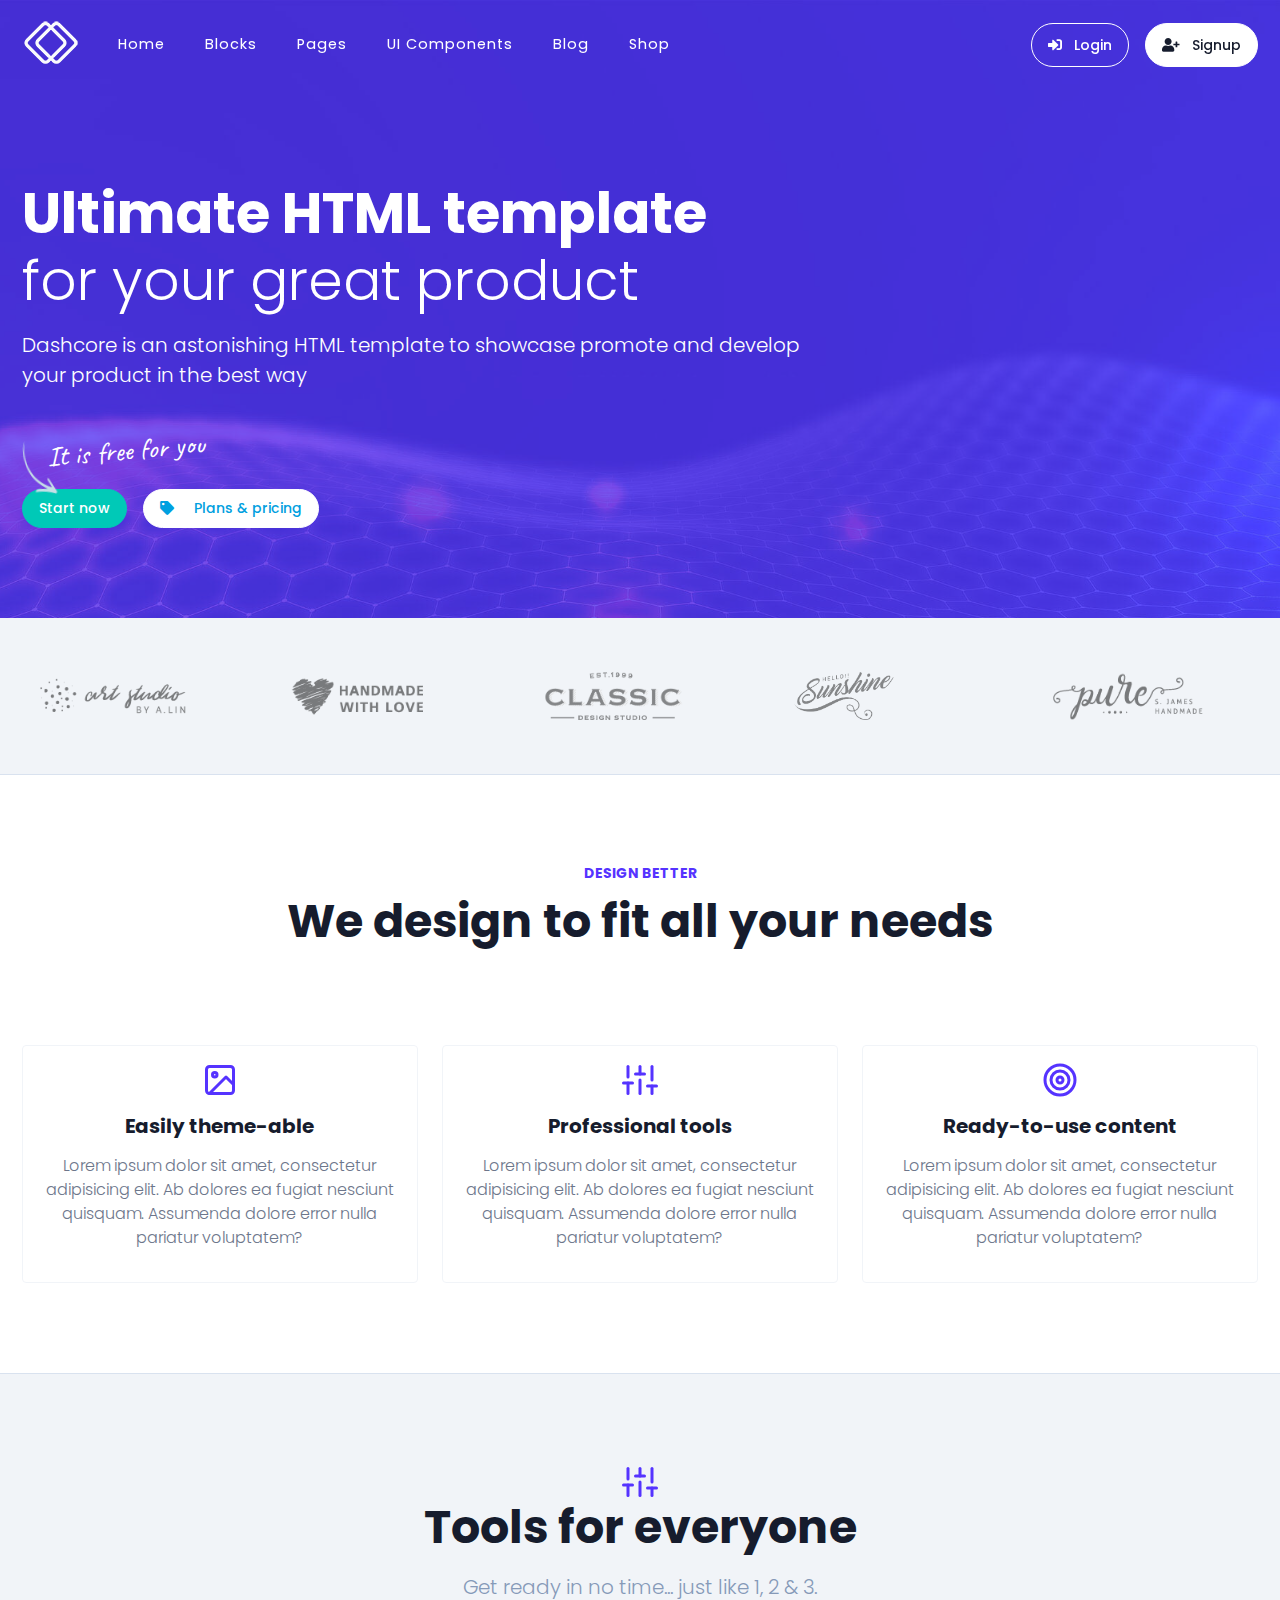
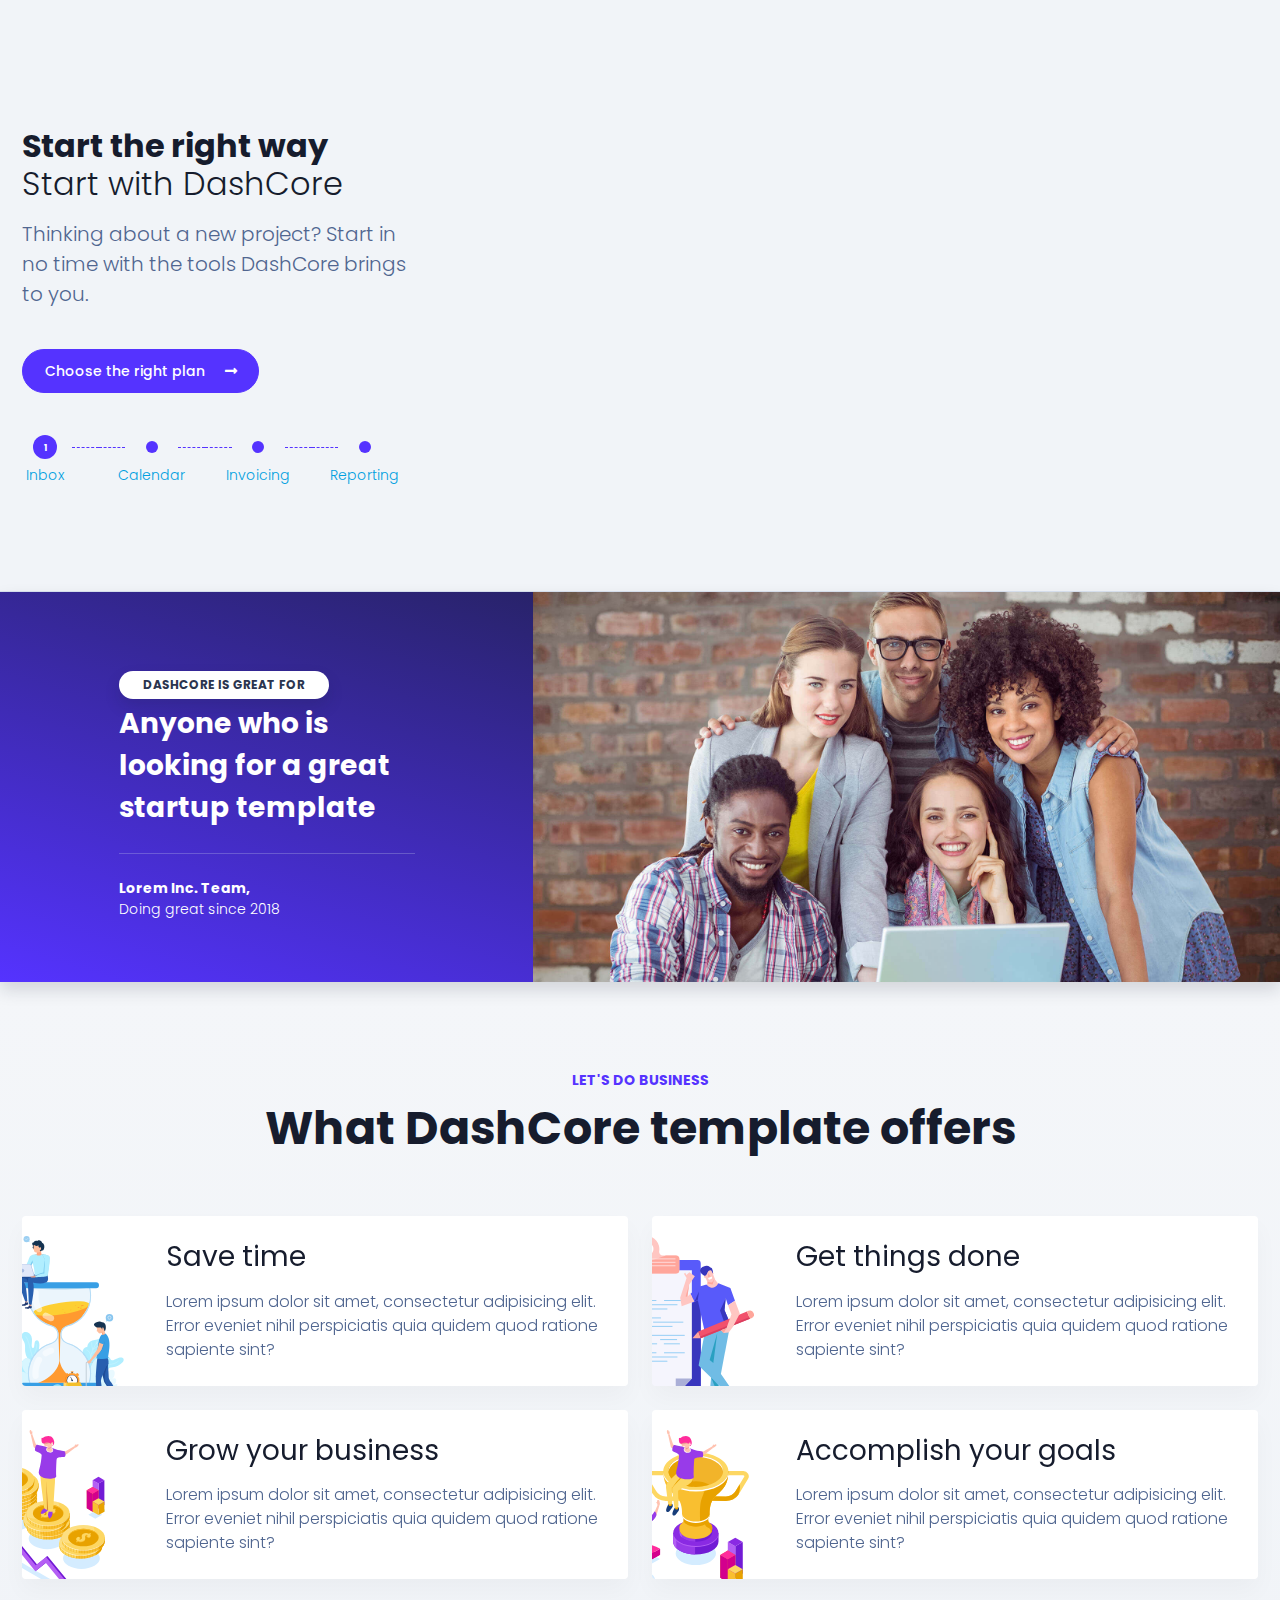
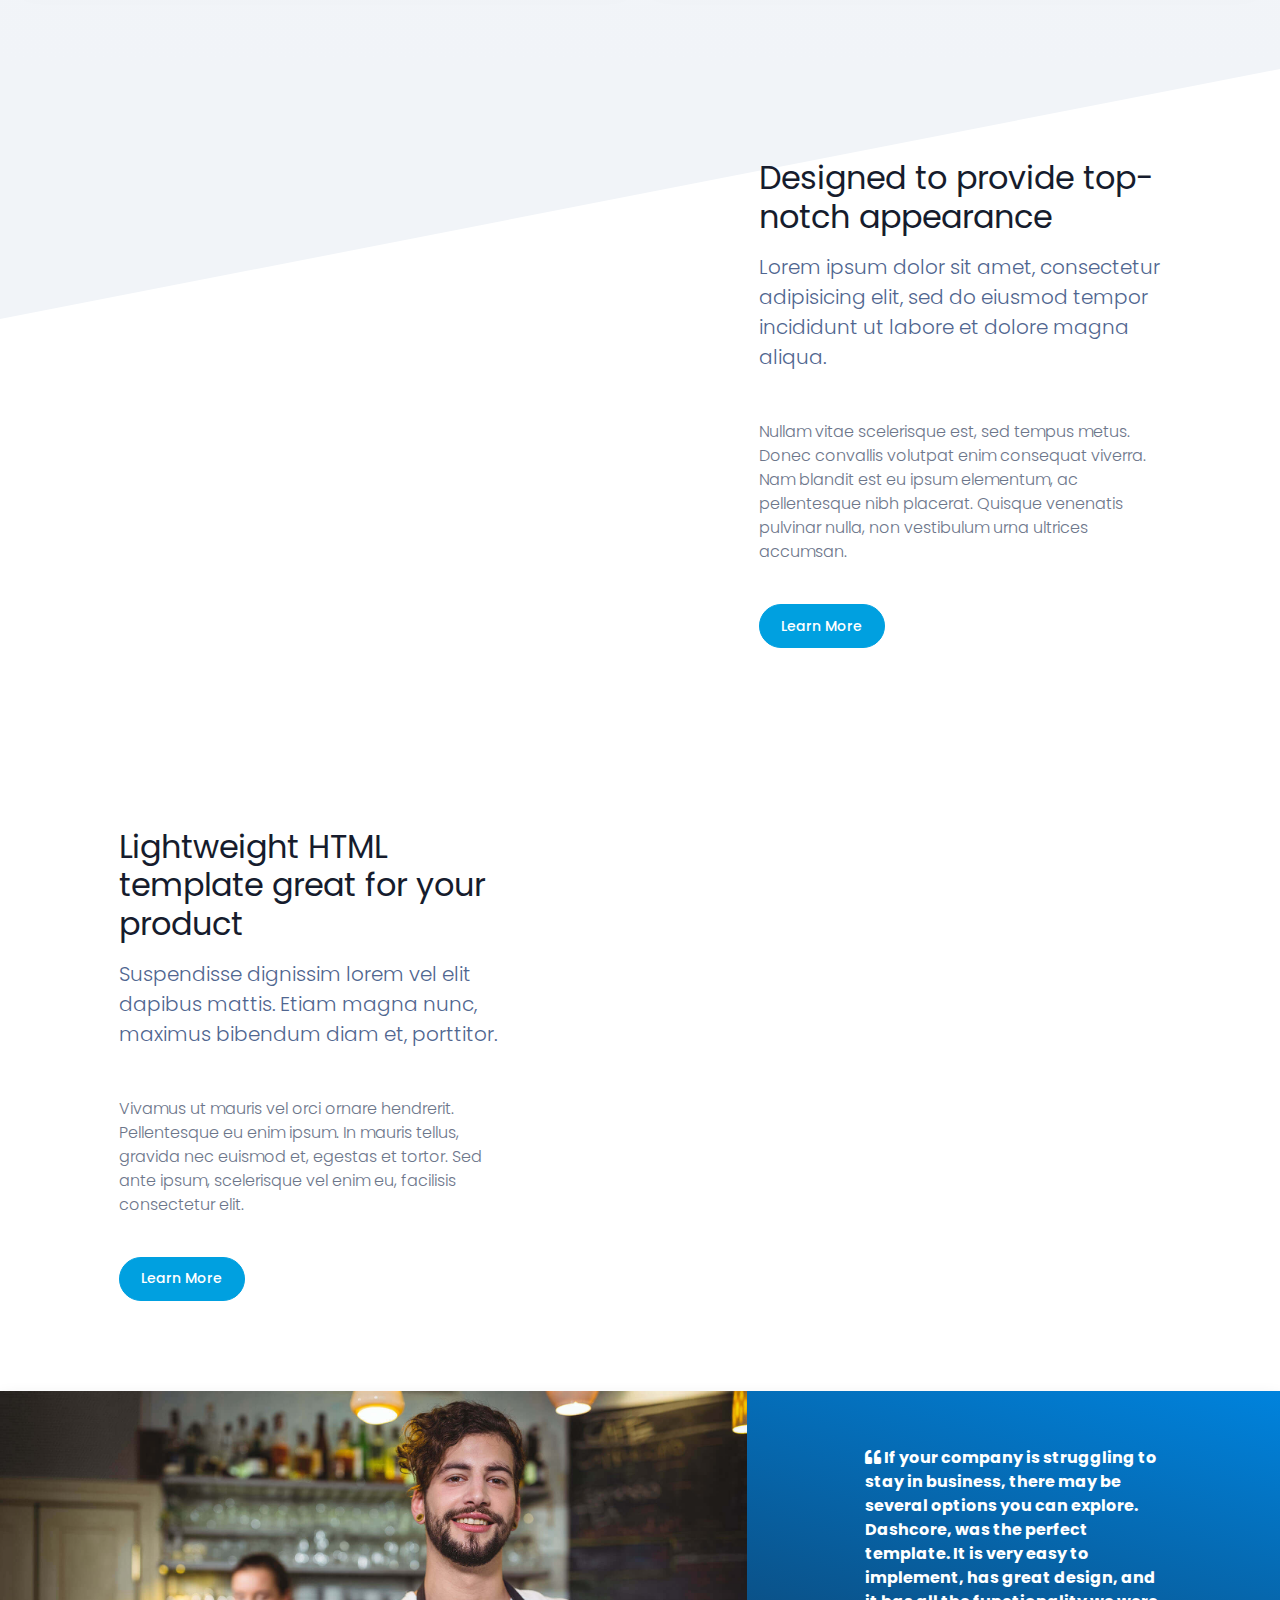
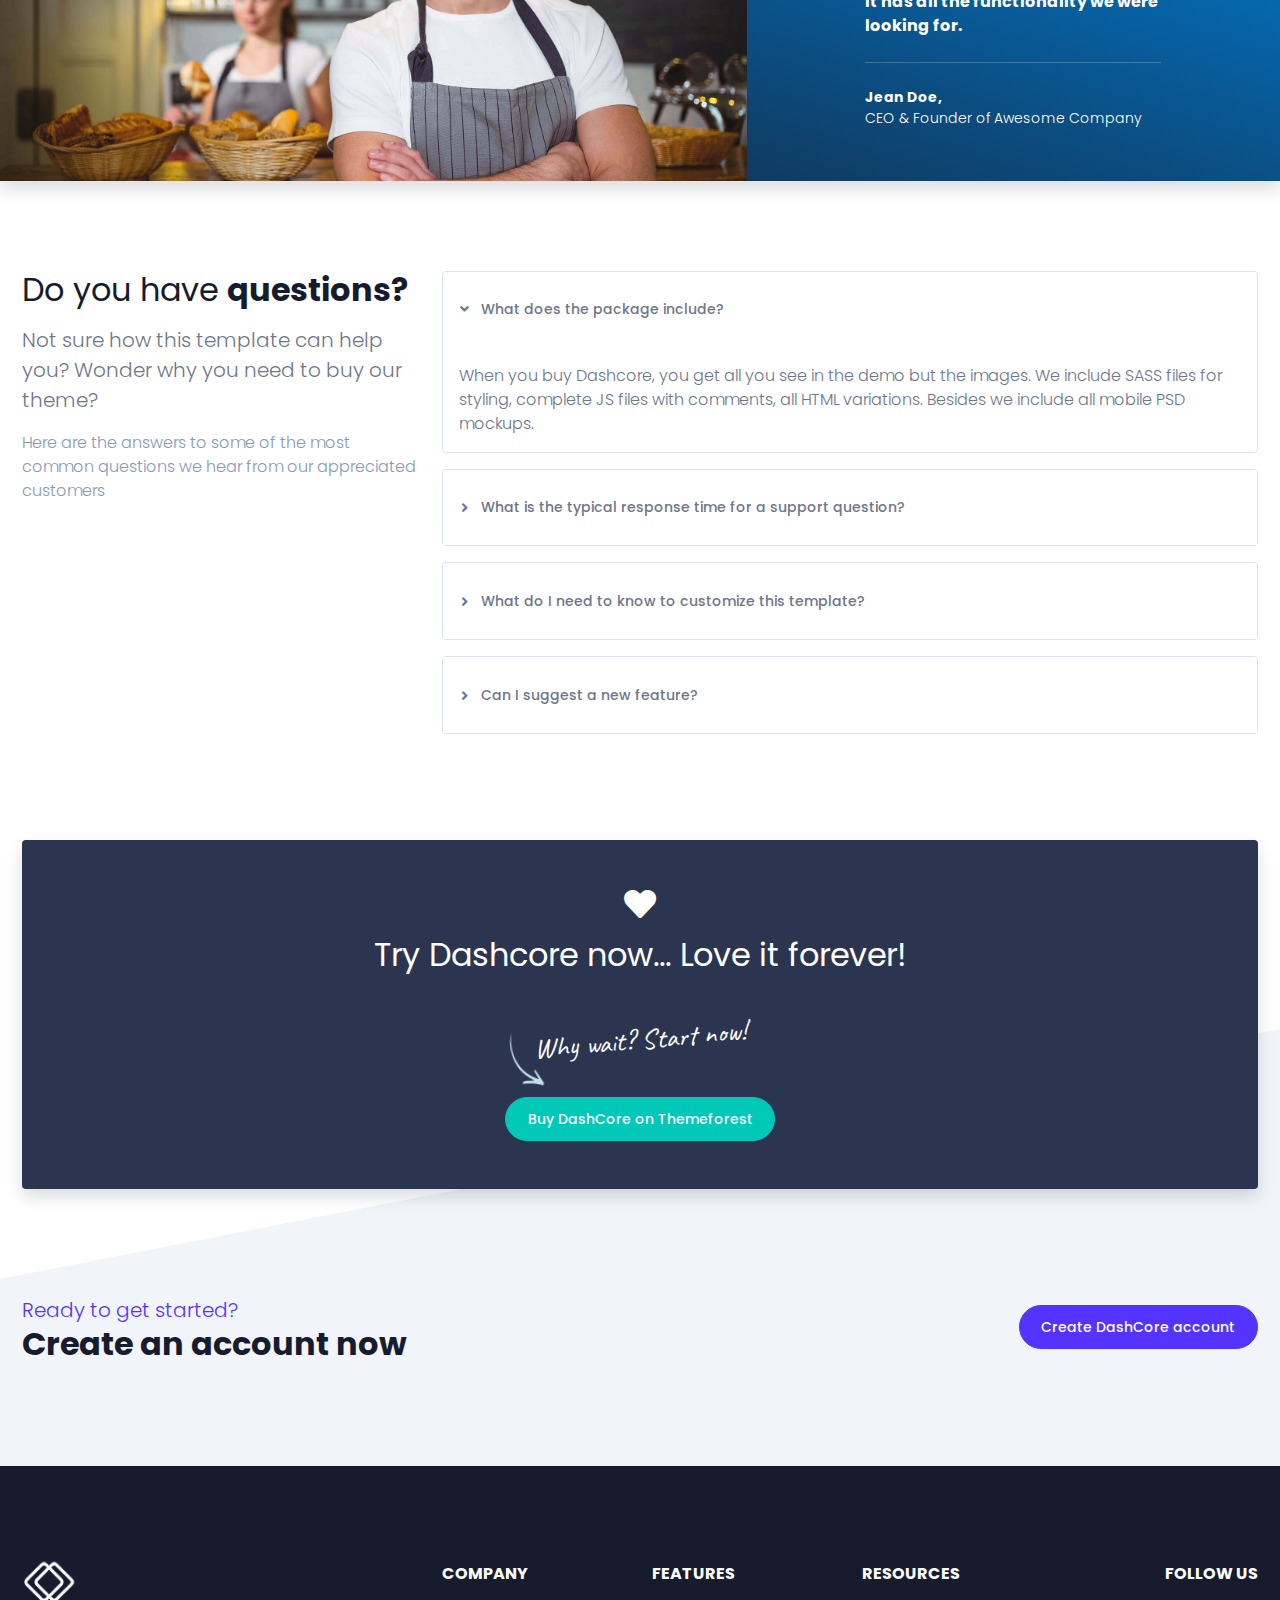
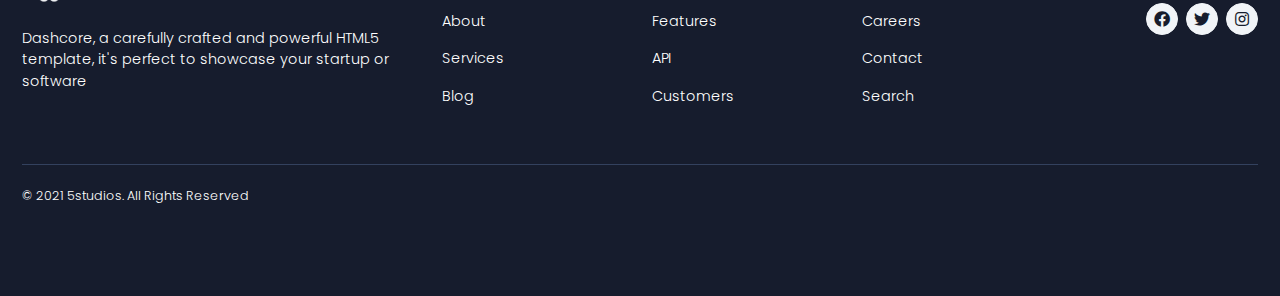
<file: corporate.html>
<!doctype html>
<html lang="en">

<head>
    <meta charset="utf-8">
    <!--[if IE]><meta http-equiv="X-UA-Compatible" content="IE=edge" /><![endif]-->
    <meta name="description" content="">
    <meta name="viewport" content="width=device-width,initial-scale=1"><!-- Place favicon.ico in the root directory -->
    <link rel="apple-touch-icon" href="apple-touch-icon.png">
    <link rel="icon" href="favicon.ico">
    <link href="https://fonts.googleapis.com/css?family=Poppins:100,300,400,500,700,900" rel="stylesheet">
    <link href="https://fonts.googleapis.com/css?family=Caveat" rel="stylesheet">
    <title>DashCore - Premium Software & Startup HTML</title><!-- themeforest:css -->
    <link rel="stylesheet" href="css/fontawesome.css">
    <link rel="stylesheet" href="css/aos.css">
    <link rel="stylesheet" href="css/cookieconsent.min.css">
    <link rel="stylesheet" href="css/magnific-popup.css">
    <link rel="stylesheet" href="css/odometer-theme-minimal.css">
    <link rel="stylesheet" href="css/prism-okaidia.css">
    <link rel="stylesheet" href="css/simplebar.css">
    <link rel="stylesheet" href="css/smart_wizard_all.css">
    <link rel="stylesheet" href="css/swiper-bundle.css">
    <link rel="stylesheet" href="css/dashcore.css">
    <link rel="stylesheet" href="css/rtl.css">
    <link rel="stylesheet" href="css/demo.css">
    <!-- endinject -->
</head>

<body>
    <!--[if lt IE 8]>
<p class="browserupgrade">You are using an <strong>outdated</strong> browser. Please <a href="http://browsehappy.com/">upgrade your browser</a> to improve your experience.</p>
<![endif]-->
    <!-- ./Making stripe menu navigation -->
    <nav class="st-nav navbar main-nav navigation fixed-top" id="main-nav">
        <div class="container">
            <ul class="st-nav-menu nav navbar-nav">
                <li class="st-nav-section nav-item"><a href="#main" class="navbar-brand"><img src="img/logo.png" alt="Dashcore" class="logo logo-sticky d-inline-block d-md-none"> <img src="img/logo-light.png" alt="Dashcore" class="logo d-none d-md-inline-block"></a></li>
                <li class="st-nav-section st-nav-primary nav-item"><a class="st-root-link nav-link" href="index.html">Home</a> <a class="st-root-link item-products st-has-dropdown nav-link" data-dropdown="blocks">Blocks</a> <a class="st-root-link item-products st-has-dropdown nav-link" data-dropdown="pages">Pages</a> <a class="st-root-link item-company st-has-dropdown nav-link" data-dropdown="components">UI Components</a> <a class="st-root-link item-blog st-has-dropdown nav-link" data-dropdown="blog">Blog</a> <a class="st-root-link item-shop st-has-dropdown nav-link" href="shop/" data-dropdown="shop">Shop</a></li>
                <li class="st-nav-section st-nav-secondary nav-item"><a class="btn btn-rounded btn-outline me-3 px-3" href="login.html" target="_blank"><i class="fas fa-sign-in-alt d-none d-md-inline me-md-0 me-lg-2"></i> <span class="d-md-none d-lg-inline">Login</span> </a><a class="btn btn-rounded btn-solid px-3" href="signup.html" target="_blank"><i class="fas fa-user-plus d-none d-md-inline me-md-0 me-lg-2"></i> <span class="d-md-none d-lg-inline">Signup</span></a></li><!-- Mobile Navigation -->
                <li class="st-nav-section st-nav-mobile nav-item"><button class="st-root-link navbar-toggler" type="button"><span class="icon-bar"></span> <span class="icon-bar"></span> <span class="icon-bar"></span></button>
                    <div class="st-popup">
                        <div class="st-popup-container"><a class="st-popup-close-button">Close</a>
                            <div class="st-dropdown-content-group">
                                <h4 class="text-uppercase regular">Pages</h4><a class="regular text-primary" href="about.html"><i class="far fa-building me-2"></i> About </a><a class="regular text-success" href="contact.html"><i class="far fa-envelope me-2"></i> Contact </a><a class="regular text-warning" href="pricing.html"><i class="fas fa-hand-holding-usd me-2"></i> Pricing </a><a class="regular text-info" href="faqs.html"><i class="far fa-question-circle me-2"></i> FAQs</a>
                            </div>
                            <div class="st-dropdown-content-group border-top bw-2">
                                <h4 class="text-uppercase regular">Components</h4>
                                <div class="row">
                                    <div class="col me-4"><a target="_blank" href="components/alert.html">Alerts</a> <a target="_blank" href="components/badge.html">Badges</a> <a target="_blank" href="components/button.html">Buttons</a> <a target="_blank" href="components/color.html">Colors</a> <a target="_blank" href="components/accordion.html">Accordion</a> <a target="_blank" href="components/cookie-law.html">Cookielaw</a></div>
                                    <div class="col me-4"><a target="_blank" href="components/overlay.html">Overlay</a> <a target="_blank" href="components/progress.html">Progress</a> <a target="_blank" href="components/lightbox.html">Lightbox</a> <a target="_blank" href="components/tab.html">Tabs</a> <a target="_blank" href="components/tables.html">Tables</a> <a target="_blank" href="components/typography.html">Typography</a></div>
                                </div>
                            </div>
                            <div class="st-dropdown-content-group bg-light b-t"><a href="login.html">Sign in <i class="fas fa-arrow-right"></i></a></div>
                        </div>
                    </div>
                </li>
            </ul>
        </div>
        <div class="st-dropdown-root">
            <div class="st-dropdown-bg">
                <div class="st-alt-bg"></div>
            </div>
            <div class="st-dropdown-arrow"></div>
            <div class="st-dropdown-container">
                <div class="st-dropdown-section" data-dropdown="blocks">
                    <div class="st-dropdown-content">
                        <div class="st-dropdown-content-group">
                            <div class="row">
                                <div class="col me-4"><a class="dropdown-item" target="_blank" href="blocks/call-to-action.html">Call to actions</a> <a class="dropdown-item" target="_blank" href="blocks/contact.html">Contact</a> <a class="dropdown-item" target="_blank" href="blocks/counter.html">Counters</a> <a class="dropdown-item" target="_blank" href="blocks/faqs.html">FAQs</a></div>
                                <div class="col me-4"><a class="dropdown-item" target="_blank" href="blocks/footer.html">Footers</a> <a class="dropdown-item" target="_blank" href="blocks/form.html">Forms</a> <a class="dropdown-item" target="_blank" href="blocks/navbar.html">Navbar</a> <a class="dropdown-item" target="_blank" href="blocks/navigation.html">Navigation</a></div>
                                <div class="col"><a class="dropdown-item" target="_blank" href="blocks/pricing.html">Pricing</a> <a class="dropdown-item" target="_blank" href="blocks/slider.html">Sliders</a> <a class="dropdown-item" target="_blank" href="blocks/team.html">Team</a> <a class="dropdown-item" target="_blank" href="blocks/testimonial.html">Testimonials</a></div>
                            </div>
                        </div>
                        <div class="st-dropdown-content-group">
                            <h3 class="link-title"><i class="fas fa-long-arrow-alt-right icon"></i> Coming soon</h3>
                            <div class="ms-5"><span class="dropdown-item text-secondary">Dividers </span><span class="dropdown-item text-secondary">Gallery </span><span class="dropdown-item text-secondary">Screenshots</span></div>
                        </div>
                    </div>
                </div>
                <div class="st-dropdown-section" data-dropdown="pages">
                    <div class="st-dropdown-content">
                        <div class="st-dropdown-content-group">
                            <div class="mb-4">
                                <h3 class="text-darker light text-nowrap"><span class="bold regular">Useful pages</span> you'll need</h3>
                                <p class="text-secondary mt-0">Get a complete design stack</p>
                            </div>
                            <div class="row">
                                <div class="col">
                                    <ul class="me-4">
                                        <li>
                                            <h4 class="text-uppercase regular">Error</h4>
                                        </li>
                                        <li><a target="_blank" href="403.html">403 Error</a></li>
                                        <li><a target="_blank" href="404.html">404 Error</a></li>
                                        <li><a target="_blank" href="500.html">500 Error</a></li>
                                    </ul>
                                </div>
                                <div class="col">
                                    <ul class="me-4">
                                        <li>
                                            <h4 class="text-uppercase regular">User</h4>
                                        </li>
                                        <li><a target="_blank" href="login.html">Login</a></li>
                                        <li><a target="_blank" href="register.html">Register</a></li>
                                        <li><a target="_blank" href="forgot.html">Forgot</a></li>
                                    </ul>
                                </div>
                                <div class="col">
                                    <ul>
                                        <li>
                                            <h4 class="text-uppercase regular">Extra</h4>
                                        </li>
                                        <li><a target="_blank" href="pricing.html">Pricing</a></li>
                                        <li><a target="_blank" href="terms.html">Terms</a></li>
                                        <li><a target="_blank" href="faqs.html">FAQ</a></li>
                                    </ul>
                                </div>
                            </div>
                        </div>
                        <div class="st-dropdown-content-group"><a class="dropdown-item bold" href="about.html"><i class="far fa-building icon"></i> About </a><a class="dropdown-item bold" href="contact.html"><i class="far fa-envelope icon"></i> Contact </a><a class="dropdown-item bold" href="pricing.html"><i class="fas fa-hand-holding-usd icon"></i> Pricing</a></div>
                    </div>
                </div>
                <div class="st-dropdown-section" data-dropdown="components">
                    <div class="st-dropdown-content">
                        <div class="st-dropdown-content-group"><a class="dropdown-item" target="_blank" href="components/color.html">
                                <div class="d-flex align-items-center mb-3">
                                    <div class="bg-dark text-contrast icon-md center-flex rounded-circle me-2"><i class="fas fa-palette"></i></div>
                                    <div class="flex-fill">
                                        <h3 class="link-title m-0">Colors</h3>
                                        <p class="m-0 text-secondary">Get to know DashCore color options</p>
                                    </div>
                                </div>
                            </a><a class="dropdown-item" target="_blank" href="components/form-controls.html">
                                <div class="d-flex align-items-center mb-3">
                                    <div class="bg-secondary text-contrast icon-md center-flex rounded-circle me-2"><i class="fab fa-wpforms"></i></div>
                                    <div class="flex-fill">
                                        <h3 class="link-title m-0">Forms</h3>
                                        <p class="m-0 text-secondary">All forms elements</p>
                                    </div>
                                </div>
                            </a><a class="dropdown-item" target="_blank" href="components/accordion.html">
                                <div class="d-flex align-items-center mb-3">
                                    <div class="bg-success text-contrast icon-md center-flex rounded-circle me-2"><i class="fas fa-bars"></i></div>
                                    <div class="flex-fill">
                                        <h3 class="link-title m-0">Accordion</h3>
                                        <p class="m-0 text-secondary">Useful accordion elements</p>
                                    </div>
                                </div>
                            </a><a class="dropdown-item" target="_blank" href="components/cookie-law.html">
                                <div class="d-flex align-items-center mb-4">
                                    <div class="bg-info text-contrast icon-md center-flex rounded-circle me-2"><i class="fas fa-cookie-bite"></i></div>
                                    <div class="flex-fill">
                                        <h3 class="link-title m-0">CookieLaw</h3>
                                        <p class="m-0 text-secondary">Comply with the hideous EU Cookie Law</p>
                                    </div>
                                </div>
                            </a>
                            <h4 class="text-uppercase regular">Huge components list</h4>
                            <div class="row">
                                <div class="col me-4"><a class="dropdown-item" target="_blank" href="components/alert.html">Alerts</a> <a class="dropdown-item" target="_blank" href="components/badge.html">Badges</a> <a class="dropdown-item" target="_blank" href="components/button.html">Buttons</a></div>
                                <div class="col me-4"><a class="dropdown-item" target="_blank" href="components/overlay.html">Overlay</a> <a class="dropdown-item" target="_blank" href="components/progress.html">Progress</a> <a class="dropdown-item" target="_blank" href="components/lightbox.html">Lightbox</a></div>
                                <div class="col me-4"><a class="dropdown-item" target="_blank" href="components/tab.html">Tabs</a> <a class="dropdown-item" target="_blank" href="components/tables.html">Tables</a> <a class="dropdown-item" target="_blank" href="components/typography.html">Typography</a></div>
                            </div>
                        </div>
                        <div class="st-dropdown-content-group"><a class="dropdown-item" target="_blank" href="components/wizard.html">Wizard </a><span class="dropdown-item d-flex align-items-center text-muted">Timeline <i class="fas fa-ban ms-auto"></i> </span><span class="dropdown-item d-flex align-items-center text-muted">Process <i class="fas fa-ban ms-auto"></i></span></div>
                    </div>
                </div>
                <div class="st-dropdown-section" data-dropdown="blog">
                    <div class="st-dropdown-content">
                        <div class="st-dropdown-content-group">
                            <div class="row">
                                <div class="col me-4">
                                    <h4 class="regular text-uppercase">Full width</h4><a class="dropdown-item" target="_blank" href="blog/blog-post.html">Single post</a> <a class="dropdown-item" target="_blank" href="blog/blog-grid.html">Posts Grid</a>
                                </div>
                                <div class="col me-4">
                                    <h4 class="regular text-uppercase">Sidebar left</h4><a class="dropdown-item" target="_blank" href="blog/blog-post-sidebar-left.html">Single post</a> <a class="dropdown-item" target="_blank" href="blog/blog-grid-sidebar-left.html">Posts Grid</a>
                                </div>
                                <div class="col me-4">
                                    <h4 class="regular text-uppercase">Sidebar right</h4><a class="dropdown-item" target="_blank" href="blog/blog-post-sidebar-right.html">Single post</a> <a class="dropdown-item" target="_blank" href="blog/blog-grid-sidebar-right.html">Posts Grid</a>
                                </div>
                            </div>
                        </div>
                    </div>
                </div>
                <div class="st-dropdown-section" data-dropdown="shop">
                    <div class="st-dropdown-content">
                        <div class="st-dropdown-content-group"><a class="dropdown-item mb-4" target="_blank" href="shop/">
                                <div class="d-flex align-items-center">
                                    <div class="bg-success text-contrast icon-md center-flex rounded-circle me-2"><i class="fas fa-shopping-basket"></i></div>
                                    <div class="flex-fill">
                                        <h3 class="link-title m-0">Home</h3>
                                        <p class="m-0 text-secondary">Online store home with an outstanding UX</p>
                                    </div>
                                </div>
                            </a><a class="dropdown-item" target="_blank" href="shop/cart.html">
                                <div class="d-flex align-items-center">
                                    <div class="bg-info text-contrast icon-md center-flex rounded-circle me-2"><i class="fas fa-shopping-cart"></i></div>
                                    <div class="flex-fill">
                                        <h3 class="link-title m-0">Cart</h3>
                                        <p class="m-0 text-secondary">Online store shopping cart</p>
                                    </div>
                                </div>
                            </a></div>
                        <div class="st-dropdown-content-group">
                            <h3 class="link-title"><i class="fas fa-money-check-alt icon"></i> Checkout</h3>
                            <div class="ms-5"><a class="dropdown-item text-secondary" target="_blank" href="shop/checkout-customer.html">Customer <i class="fas fa-angle-right ms-2"></i> </a><a class="dropdown-item text-secondary" target="_blank" href="shop/checkout-shipping.html">Shipping Information <i class="fas fa-angle-right ms-2"></i> </a><a class="dropdown-item text-secondary" target="_blank" href="shop/checkout-payment.html">Payment Methods <i class="fas fa-angle-right ms-2"></i> </a><a class="dropdown-item text-secondary" target="_blank" href="shop/checkout-confirmation.html">Order Review <i class="fas fa-angle-right ms-2"></i></a></div>
                        </div>
                    </div>
                </div>
            </div>
        </div>
    </nav>
    <main class="overflow-hidden">
        <!-- ./Page header -->
        <header class="header section parallax image-background center-bottom cover overlay overlay-primary alpha-8 text-contrast" style="background-image: url('img/bg/grid.jpg')">
            <div class="container overflow-hidden">
                <div class="row">
                    <div class="col-md-10 col-lg-8">
                        <h1 class="display-4 text-contrast bold">Ultimate HTML template <span class="d-block light">for your great product</span></h1>
                        <p class="lead">Dashcore is an astonishing HTML template to showcase promote and develop your product in the best way</p>
                        <p class="handwritten font-md highlight px-4">It is free for you</p>
                        <nav class="nav mt-5"><a href="#" class="nav-link me-3 btn btn-rounded btn-success text-contrast">Start now </a><a href="#" class="nav-link btn btn btn-rounded btn-contrast"><i class="fas fa-tag me-3"></i> Plans & pricing</a></nav>
                    </div>
                </div>
            </div>
        </header><!-- ./Partners -->
        <section class="partners bg-light b-b">
            <div class="container py-5">
                <div class="swiper-container" data-sw-show-items="5" data-sw-space-between="30" data-sw-autoplay="2500">
                    <div class="swiper-wrapper align-items-center">
                        <div class="swiper-slide"><img src="img/logos/1.png" class="img-responsive" alt="" style="max-height: 60px"></div>
                        <div class="swiper-slide"><img src="img/logos/2.png" class="img-responsive" alt="" style="max-height: 60px"></div>
                        <div class="swiper-slide"><img src="img/logos/3.png" class="img-responsive" alt="" style="max-height: 60px"></div>
                        <div class="swiper-slide"><img src="img/logos/4.png" class="img-responsive" alt="" style="max-height: 60px"></div>
                        <div class="swiper-slide"><img src="img/logos/5.png" class="img-responsive" alt="" style="max-height: 60px"></div>
                        <div class="swiper-slide"><img src="img/logos/6.png" class="img-responsive" alt="" style="max-height: 60px"></div>
                    </div>
                </div>
            </div>
        </section><!-- ./Design features -->
        <section id="features" class="section">
            <div class="container">
                <div class="section-heading mb-6 text-center">
                    <h5 class="text-primary bold small text-uppercase">Design better</h5>
                    <h2 class="bold">We design to fit all your needs</h2>
                </div>
                <div class="row gap-y text-center text-md-left">
                    <div class="col-md-4">
                        <div class="card shadow-hover lift-hover">
                            <div class="card-body"><i data-feather="image" width="36" height="36" class="stroke-primary"></i>
                                <h5 class="bold mt-3">Easily theme-able</h5>
                                <p class="">Lorem ipsum dolor sit amet, consectetur adipisicing elit. Ab dolores ea fugiat nesciunt quisquam. Assumenda dolore error nulla pariatur voluptatem?</p>
                            </div>
                        </div>
                    </div>
                    <div class="col-md-4">
                        <div class="card shadow-hover lift-hover">
                            <div class="card-body"><i data-feather="sliders" width="36" height="36" class="stroke-primary"></i>
                                <h5 class="bold mt-3">Professional tools</h5>
                                <p class="">Lorem ipsum dolor sit amet, consectetur adipisicing elit. Ab dolores ea fugiat nesciunt quisquam. Assumenda dolore error nulla pariatur voluptatem?</p>
                            </div>
                        </div>
                    </div>
                    <div class="col-md-4">
                        <div class="card shadow-hover lift-hover">
                            <div class="card-body"><i data-feather="target" width="36" height="36" class="stroke-primary"></i>
                                <h5 class="bold mt-3">Ready-to-use content</h5>
                                <p class="">Lorem ipsum dolor sit amet, consectetur adipisicing elit. Ab dolores ea fugiat nesciunt quisquam. Assumenda dolore error nulla pariatur voluptatem?</p>
                            </div>
                        </div>
                    </div>
                </div>
            </div>
        </section><!-- ./Tools for everyone - Swiper -->
        <section class="section b-b b-t bg-light">
            <div class="container">
                <div class="section-heading text-center"><i data-feather="sliders" width="36" height="36" class="stroke-primary"></i>
                    <h2 class="bold">Tools for everyone</h2>
                    <p class="lead text-muted">Get ready in no time... just like 1, 2 & 3.</p>
                </div>
                <div class="row align-items-end">
                    <div class="col-lg-4">
                        <h2 class="bold">Start the right way<br><span class="light">Start with DashCore</span></h2>
                        <p class="lead text-secondary">Thinking about a new project? Start in no time with the tools DashCore brings to you.</p><a href="pricing.html" class="btn btn-primary btn-rounded mt-4">Choose the right plan <i class="ms-3 fas fa-long-arrow-alt-right"></i></a>
                        <ol id="sw-nav-tools" class="nav nav-process nav-circle nav-justified mt-5">
                            <li class="nav-item active"><a class="nav-link" href="#" data-step="1"><small class="mt-4 absolute">Inbox</small></a></li>
                            <li class="nav-item"><a class="nav-link" href="#" data-step="2"><small class="mt-4 absolute">Calendar</small></a></li>
                            <li class="nav-item"><a class="nav-link" href="#" data-step="3"><small class="mt-4 absolute">Invoicing</small></a></li>
                            <li class="nav-item"><a class="nav-link" href="#" data-step="4"><small class="mt-4 absolute">Reporting</small></a></li>
                        </ol>
                    </div>
                    <div class="col-lg-7 ms-lg-auto">
                        <div class="browser shadow mt-4 mt-md-0" data-aos="fade-left">
                            <div class="swiper-container" data-sw-navigation="#sw-nav-tools">
                                <div class="swiper-wrapper">
                                    <div class="swiper-slide"><img src="img/screens/dash/1.png" alt="" class="img-responsive"></div>
                                    <div class="swiper-slide"><img src="img/screens/dash/2.png" alt="" class="img-responsive"></div>
                                    <div class="swiper-slide"><img src="img/screens/dash/3.png" alt="" class="img-responsive"></div>
                                    <div class="swiper-slide"><img src="img/screens/dash/4.png" alt="" class="img-responsive"></div>
                                </div>
                            </div>
                        </div>
                    </div>
                </div>
            </div>
        </section><!-- ./Single testimonial - Left -->
        <section class="singl-testimonial shadow">
            <div class="container-fluid py-0">
                <div class="row align-items-center gradient gradient-primary-dark text-contrast">
                    <div class="col-md-3 mx-auto py-4 py-md-0">
                        <p class="badge bg-contrast text-dark shadow rounded-pill py-2 px-4 text-uppercase mb-0">DashCore is great for</p>
                        <p class="font-md bold mt-1 text-contrast">Anyone who is looking for a great startup template</p>
                        <hr class="my-4">
                        <div class="small text-contrast"><span class="bold d-block">Lorem Inc. Team,</span> Doing great since 2018</div>
                    </div>
                    <div class="col-12 col-md-7 image-background cover" style="background-image: url(img/testimonials/1.jpg);"></div>
                </div>
            </div>
        </section><!-- ./Features - hover animated -->
        <section class="section bg-light bg-light-gradient edge bottom-right">
            <div class="container bring-to-front">
                <div class="section-heading text-center">
                    <h5 class="text-primary bold small text-uppercase">Let's do business</h5>
                    <h2 class="bold">What DashCore template offers</h2>
                </div>
                <div class="row gap-y">
                    <div class="col-md-6">
                        <div class="rounded bg-contrast shadow-box image-background off-left-background lift-hover p-4 ps-6 ps-md-9" style="background-image: url(img/lcards/time.svg)">
                            <h3>Save time</h3>
                            <p class="text-secondary mb-0">Lorem ipsum dolor sit amet, consectetur adipisicing elit. Error eveniet nihil perspiciatis quia quidem quod ratione sapiente sint?</p>
                        </div>
                    </div>
                    <div class="col-md-6">
                        <div class="rounded bg-contrast shadow-box image-background off-left-background lift-hover p-4 ps-6 ps-md-9" style="background-image: url(img/lcards/done.svg)">
                            <h3>Get things done</h3>
                            <p class="text-secondary mb-0">Lorem ipsum dolor sit amet, consectetur adipisicing elit. Error eveniet nihil perspiciatis quia quidem quod ratione sapiente sint?</p>
                        </div>
                    </div>
                    <div class="col-md-6">
                        <div class="rounded bg-contrast shadow-box image-background off-left-background lift-hover p-4 ps-6 ps-md-9" style="background-image: url(img/lcards/grow.svg)">
                            <h3>Grow your business</h3>
                            <p class="text-secondary mb-0">Lorem ipsum dolor sit amet, consectetur adipisicing elit. Error eveniet nihil perspiciatis quia quidem quod ratione sapiente sint?</p>
                        </div>
                    </div>
                    <div class="col-md-6">
                        <div class="rounded bg-contrast shadow-box image-background off-left-background lift-hover p-4 ps-6 ps-md-9" style="background-image: url(img/lcards/goals.svg)">
                            <h3>Accomplish your goals</h3>
                            <p class="text-secondary mb-0">Lorem ipsum dolor sit amet, consectetur adipisicing elit. Error eveniet nihil perspiciatis quia quidem quod ratione sapiente sint?</p>
                        </div>
                    </div>
                </div>
            </div>
        </section><!-- ./Top-notch appearance - Big screen left -->
        <section class="section">
            <div class="container-wide bring-to-front">
                <div class="row gap-y align-items-center text-center text-lg-start">
                    <div class="col-10 col-lg-4 mx-auto order-md-2">
                        <div class="mb-5">
                            <h2>Designed to provide top-notch appearance</h2>
                            <p class="lead text-secondary">Lorem ipsum dolor sit amet, consectetur adipisicing elit, sed do eiusmod tempor incididunt ut labore et dolore magna aliqua.</p>
                        </div>
                        <p>Nullam vitae scelerisque est, sed tempus metus. Donec convallis volutpat enim consequat viverra. Nam blandit est eu ipsum elementum, ac pellentesque nibh placerat. Quisque venenatis pulvinar nulla, non vestibulum urna ultrices accumsan.</p><a href="#" class="btn btn-info text-contrast btn-rounded mt-4">Learn More</a>
                    </div>
                    <div class="col-12 col-lg-6 ps-0 order-md-1"><img src="img/screens/dash/1.png" alt="" class="img-responsive shadow" data-aos="fade-right"></div>
                </div>
            </div>
        </section><!-- ./Lightweight HTML - Big screen right -->
        <section class="section">
            <div class="container-wide">
                <div class="row gap-y align-items-center text-center text-lg-start">
                    <div class="col-10 col-lg-4 mx-auto">
                        <div class="mb-5">
                            <h2>Lightweight HTML template great for your product</h2>
                            <p class="lead text-secondary">Suspendisse dignissim lorem vel elit dapibus mattis. Etiam magna nunc, maximus bibendum diam et, porttitor.</p>
                        </div>
                        <p>Vivamus ut mauris vel orci ornare hendrerit. Pellentesque eu enim ipsum. In mauris tellus, gravida nec euismod et, egestas et tortor. Sed ante ipsum, scelerisque vel enim eu, facilisis consectetur elit.</p><a href="#" class="btn btn-info text-contrast btn-rounded mt-4">Learn More</a>
                    </div>
                    <div class="col-12 col-lg-6 pe-0"><img src="img/screens/dash/2.png" alt="" class="img-responsive shadow" data-aos="fade-left"></div>
                </div>
            </div>
        </section><!-- ./Single testimonial - Right -->
        <section class="singl-testimonial shadow">
            <div class="container-fluid py-0">
                <div class="row align-items-center gradient gradient-navy-blue text-contrast">
                    <div class="col-md-7 image-background cover center-top" style="background-image: url(img/testimonials/2.jpg);"></div>
                    <div class="col-md-3 mx-auto py-4 py-md-0">
                        <blockquote class="bold mt-1 text-contrast"><i class="quote fas fa-quote-left"></i> If your company is struggling to stay in business, there may be several options you can explore. <span class="bold">Dashcore,</span> was the perfect template. It is very easy to implement, has great design, and it has all the functionality we were looking for.</blockquote>
                        <hr class="my-4">
                        <div class="small text-contrast"><span class="bold d-block">Jean Doe,</span> CEO & Founder of Awesome Company</div>
                    </div>
                </div>
            </div>
        </section><!-- ./FAQs -->
        <section class="section">
            <div class="container">
                <div class="row">
                    <div class="col-md-4">
                        <h2>Do you have <span class="bold">questions?</span></h2>
                        <p class="lead">Not sure how this template can help you? Wonder why you need to buy our theme?</p>
                        <p class="text-muted">Here are the answers to some of the most common questions we hear from our appreciated customers</p>
                    </div>
                    <div class="col-md-8">
                        <div class="accordion accordion-clean" id="faqs-accordion">
                            <div class="card mb-3">
                                <div class="card-header"><a href="#" class="card-title btn" data-bs-toggle="collapse" data-bs-target="#v1-q1"><i class="fas fa-angle-down angle"></i> What does the package include?</a></div>
                                <div id="v1-q1" class="collapse show" data-bs-parent="#faqs-accordion">
                                    <div class="card-body">When you buy Dashcore, you get all you see in the demo but the images. We include SASS files for styling, complete JS files with comments, all HTML variations. Besides we include all mobile PSD mockups.</div>
                                </div>
                            </div>
                            <div class="card mb-3">
                                <div class="card-header"><a href="#" class="card-title btn collapsed" data-bs-toggle="collapse" data-bs-target="#v1-q2"><i class="fas fa-angle-down angle"></i> What is the typical response time for a support question?</a></div>
                                <div id="v1-q2" class="collapse" data-bs-parent="#faqs-accordion">
                                    <div class="card-body">Since you report us a support question we try to make our best to find out what is going on, depending on the case it could take more or les time, however a standard time could be minutes or hours.</div>
                                </div>
                            </div>
                            <div class="card mb-3">
                                <div class="card-header"><a href="#" class="card-title btn collapsed" data-bs-toggle="collapse" data-bs-target="#v1-q3"><i class="fas fa-angle-down angle"></i> What do I need to know to customize this template?</a></div>
                                <div id="v1-q3" class="collapse" data-bs-parent="#faqs-accordion">
                                    <div class="card-body">Our documentation give you all you need to customize your copy. However you will need some basic web design knowledge (HTML, Javascript and CSS)</div>
                                </div>
                            </div>
                            <div class="card mb-3">
                                <div class="card-header"><a href="#" class="card-title btn collapsed" data-bs-toggle="collapse" data-bs-target="#v1-q4"><i class="fas fa-angle-down angle"></i> Can I suggest a new feature?</a></div>
                                <div id="v1-q4" class="collapse" data-bs-parent="#faqs-accordion">
                                    <div class="card-body">Definitely <span class="bold">Yes</span>, you can contact us to let us know your needs. If your suggestion represents any value to both we can include it as a part of the theme or you can request a custom build by an extra cost. Please note it could take some time in order for the feature to be implemented.</div>
                                </div>
                            </div>
                        </div>
                    </div>
                </div>
            </div>
        </section><!-- ./CTA - Start Now -->
        <section class="section">
            <div class="container bring-to-front pt-0">
                <div class="shadow rounded text-center bg-dark p-5">
                    <div class="text-contrast"><i class="fa fa-heart fa-2x mb-3"></i>
                        <h2 class="mb-5 text-contrast">Try Dashcore now... Love it forever!</h2>
                        <p class="handwritten highlight font-md">Why wait? Start now!</p>
                    </div><a href="signup.html" class="btn btn-success text-contrast btn-rounded mt-4">Buy DashCore on Themeforest</a>
                </div>
            </div>
        </section><!-- ./CTA - Create Account -->
        <section class="section bg-light edge top-left">
            <div class="container pt-0">
                <div class="d-flex align-items-center flex-column flex-md-row">
                    <div class="text-center text-md-start">
                        <p class="light mb-0 text-primary lead">Ready to get started?</p>
                        <h2 class="mt-0 bold">Create an account now</h2>
                    </div><a href="register.html" class="btn btn-primary btn-rounded mt-3 mt-md-0 ms-md-auto">Create DashCore account</a>
                </div>
            </div>
        </section><!-- ./Footer - Five Columns -->
        <footer class="site-footer section bg-darker text-contrast">
            <div class="container">
                <div class="row gap-y text-center text-md-start">
                    <div class="col-md-4 me-auto"><img src="img/logo-light.png" alt="" class="logo">
                        <p>Dashcore, a carefully crafted and powerful HTML5 template, it's perfect to showcase your startup or software</p>
                    </div>
                    <div class="col-md-2">
                        <h6 class="bold py-2 text-contrast text-uppercase">Company</h6>
                        <nav class="nav flex-column"><a class="nav-item py-2 text-contrast" href="#">About</a> <a class="nav-item py-2 text-contrast" href="#">Services</a> <a class="nav-item py-2 text-contrast" href="#">Blog</a></nav>
                    </div>
                    <div class="col-md-2">
                        <h6 class="bold py-2 text-contrast text-uppercase">Features</h6>
                        <nav class="nav flex-column"><a class="nav-item py-2 text-contrast" href="#">Features</a> <a class="nav-item py-2 text-contrast" href="#">API</a> <a class="nav-item py-2 text-contrast" href="#">Customers</a></nav>
                    </div>
                    <div class="col-md-2">
                        <h6 class="bold py-2 text-contrast text-uppercase">Resources</h6>
                        <nav class="nav flex-column"><a class="nav-item py-2 text-contrast" href="#">Careers</a> <a class="nav-item py-2 text-contrast" href="#">Contact</a> <a class="nav-item py-2 text-contrast" href="#">Search</a></nav>
                    </div>
                    <div class="col-md-2">
                        <h6 class="bold py-2 text-contrast text-uppercase text-md-end">Follow us</h6>
                        <nav class="nav justify-content-end"><a href="#" class="btn btn-circle btn-sm btn-light me-2"><i class="fab fa-facebook font-regular"></i></a> <a href="#" class="btn btn-circle btn-sm btn-light me-2"><i class="fab fa-twitter font-regular"></i></a> <a href="#" class="btn btn-circle btn-sm btn-light"><i class="fab fa-instagram font-regular"></i></a></nav>
                    </div>
                </div>
                <hr class="mt-5 bg-secondary op-5">
                <div class="row small align-items-center">
                    <div class="col-md-4">
                        <p class="mt-2 mb-0">© 2021 5studios. All Rights Reserved</p>
                    </div>
                </div>
            </div>
        </footer>
    </main><!-- themeforest:js -->
    <script src="js/jquery.js"></script>
    <script src="js/bootstrap.bundle.js"></script>
    <script src="js/card.js"></script>
    <script src="js/counterup2.js"></script>
    <script src="js/noise.js"></script>
    <script src="js/noframework.waypoints.js"></script>
    <script src="js/odometer.js"></script>
    <script src="js/prism.js"></script>
    <script src="js/simplebar.js"></script>
    <script src="js/swiper-bundle.js"></script>
    <script src="js/jquery.easing.js"></script>
    <script src="js/jquery.validate.js"></script>
    <script src="js/jquery.smartWizard.js"></script>
    <script src="js/feather.js"></script>
    <script src="js/aos.js"></script>
    <script src="js/typed.js"></script>
    <script src="js/jquery.magnific-popup.js"></script>
    <script src="js/cookieconsent.js"></script>
    <script src="js/jquery.animatebar.js"></script>
    <script src="js/common.js"></script>
    <script src="js/forms.js"></script>
    <script src="js/stripe-bubbles.js"></script>
    <script src="js/stripe-menu.js"></script>
    <script src="js/credit-card.js"></script>
    <script src="js/pricing.js"></script>
    <script src="js/shop.js"></script>
    <script src="js/svg.js"></script>
    <script src="js/site.js"></script>
    <script src="js/wizards.js"></script>
    <script src="js/cookie-consent-util.js"></script>
    <script src="js/cookie-consent-themes.js"></script>
    <script src="js/cookie-consent-custom-css.js"></script>
    <script src="js/cookie-consent-informational.js"></script>
    <script src="js/cookie-consent-opt-out.js"></script>
    <script src="js/cookie-consent-opt-in.js"></script>
    <script src="js/cookie-consent-location.js"></script>
    <script src="js/demo.js"></script>
    <!-- endinject -->
</body>

</html>
</file>
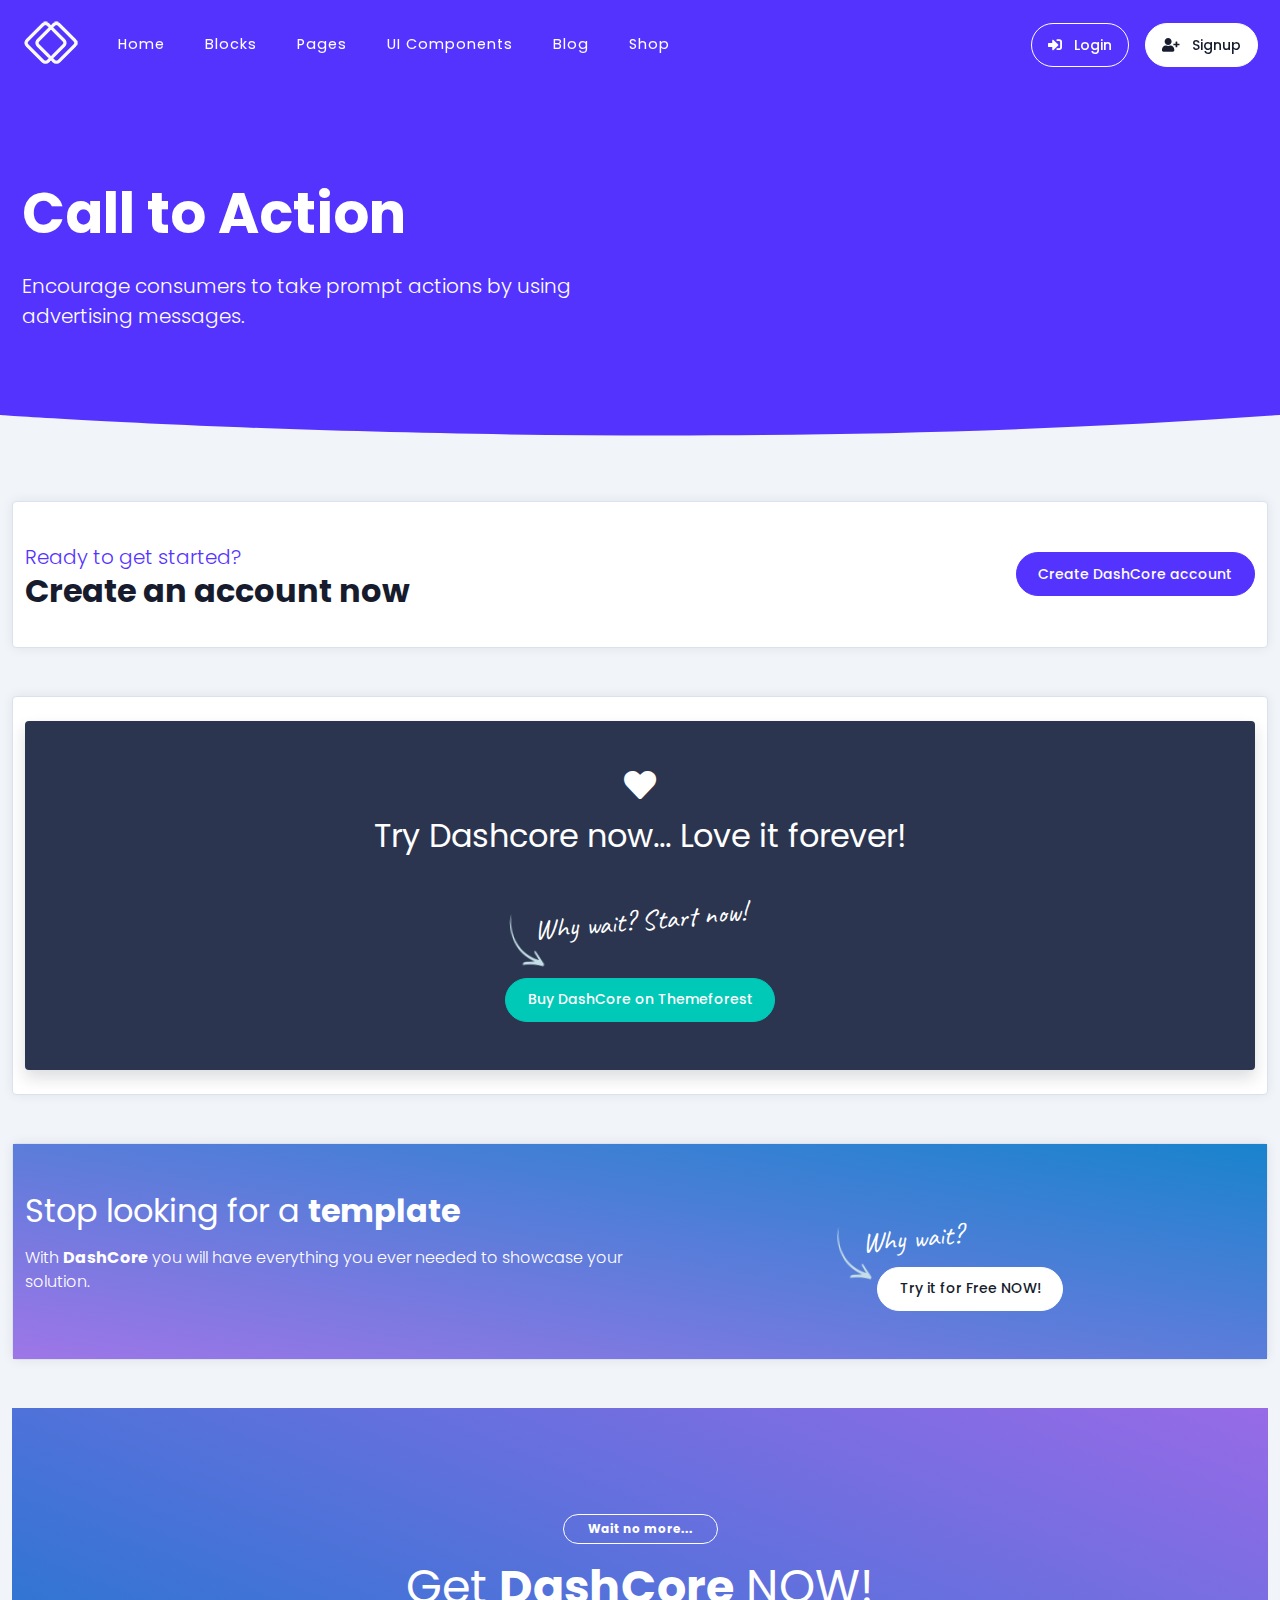
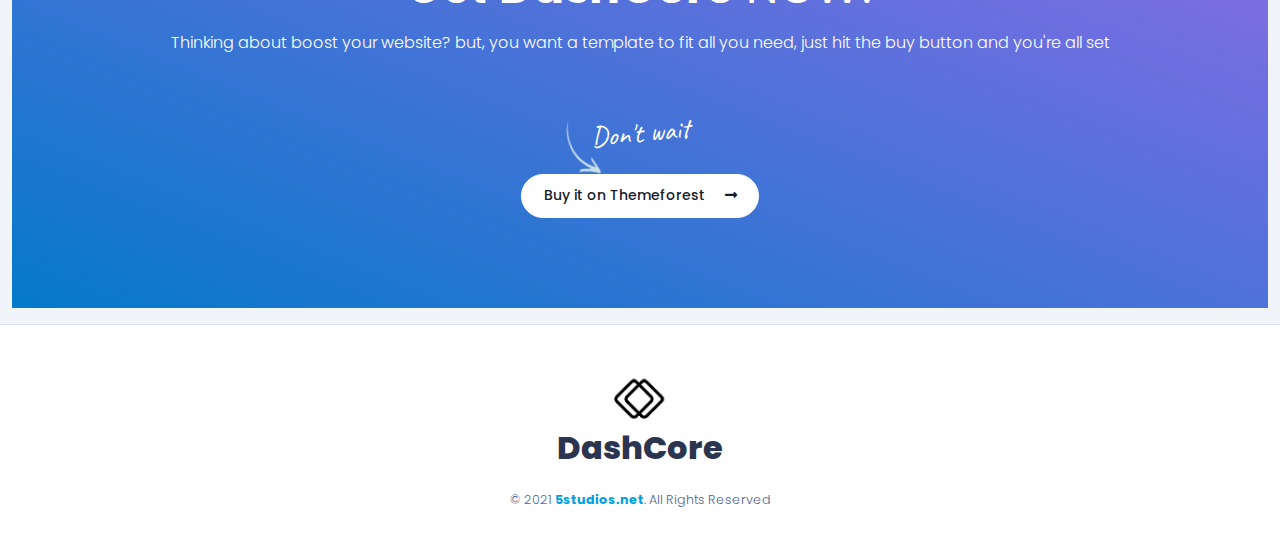
<file: blocks/call-to-action.html>
<!doctype html>
<html lang="en">

<head>
    <meta charset="utf-8">
    <!--[if IE]><meta http-equiv="X-UA-Compatible" content="IE=edge" /><![endif]-->
    <meta name="description" content="">
    <meta name="viewport" content="width=device-width,initial-scale=1"><!-- Place ../favicon.ico in the root directory -->
    <link rel="apple-touch-icon" href="../apple-touch-icon.png">
    <link rel="icon" href="../favicon.ico">
    <link href="https://fonts.googleapis.com/css?family=Poppins:100,300,400,500,700,900" rel="stylesheet">
    <link href="https://fonts.googleapis.com/css?family=Caveat" rel="stylesheet">
    <title>DashCore - Premium Software & Startup HTML</title><!-- themeforest:css -->
    <link rel="stylesheet" href="../css/fontawesome.css">
    <link rel="stylesheet" href="../css/aos.css">
    <link rel="stylesheet" href="../css/cookieconsent.min.css">
    <link rel="stylesheet" href="../css/magnific-popup.css">
    <link rel="stylesheet" href="../css/odometer-theme-minimal.css">
    <link rel="stylesheet" href="../css/prism-okaidia.css">
    <link rel="stylesheet" href="../css/simplebar.css">
    <link rel="stylesheet" href="../css/smart_wizard_all.css">
    <link rel="stylesheet" href="../css/swiper-bundle.css">
    <link rel="stylesheet" href="../css/dashcore.css">
    <link rel="stylesheet" href="../css/rtl.css">
    <link rel="stylesheet" href="../css/demo.css">
    <!-- endinject -->
</head>

<body>
    <!--[if lt IE 8]>
<p class="browserupgrade">You are using an <strong>outdated</strong> browser. Please <a href="http://browsehappy.com/">upgrade your browser</a> to improve your experience.</p>
<![endif]-->
    <!-- ./Making stripe menu navigation -->
    <nav class="st-nav navbar main-nav navigation fixed-top" id="main-nav">
        <div class="container">
            <ul class="st-nav-menu nav navbar-nav">
                <li class="st-nav-section nav-item"><a href="#main" class="navbar-brand"><img src="../img/logo.png" alt="Dashcore" class="logo logo-sticky d-inline-block d-md-none"> <img src="../img/logo-light.png" alt="Dashcore" class="logo d-none d-md-inline-block"></a></li>
                <li class="st-nav-section st-nav-primary nav-item"><a class="st-root-link nav-link" href="../index.html">Home</a> <a class="st-root-link item-products st-has-dropdown nav-link" data-dropdown="blocks">Blocks</a> <a class="st-root-link item-products st-has-dropdown nav-link" data-dropdown="pages">Pages</a> <a class="st-root-link item-company st-has-dropdown nav-link" data-dropdown="components">UI Components</a> <a class="st-root-link item-blog st-has-dropdown nav-link" data-dropdown="blog">Blog</a> <a class="st-root-link item-shop st-has-dropdown nav-link" href="../shop/" data-dropdown="shop">Shop</a></li>
                <li class="st-nav-section st-nav-secondary nav-item"><a class="btn btn-rounded btn-outline me-3 px-3" href="../login.html" target="_blank"><i class="fas fa-sign-in-alt d-none d-md-inline me-md-0 me-lg-2"></i> <span class="d-md-none d-lg-inline">Login</span> </a><a class="btn btn-rounded btn-solid px-3" href="../signup.html" target="_blank"><i class="fas fa-user-plus d-none d-md-inline me-md-0 me-lg-2"></i> <span class="d-md-none d-lg-inline">Signup</span></a></li><!-- Mobile Navigation -->
                <li class="st-nav-section st-nav-mobile nav-item"><button class="st-root-link navbar-toggler" type="button"><span class="icon-bar"></span> <span class="icon-bar"></span> <span class="icon-bar"></span></button>
                    <div class="st-popup">
                        <div class="st-popup-container"><a class="st-popup-close-button">Close</a>
                            <div class="st-dropdown-content-group">
                                <h4 class="text-uppercase regular">Pages</h4><a class="regular text-primary" href="../about.html"><i class="far fa-building me-2"></i> About </a><a class="regular text-success" href="../contact.html"><i class="far fa-envelope me-2"></i> Contact </a><a class="regular text-warning" href="../pricing.html"><i class="fas fa-hand-holding-usd me-2"></i> Pricing </a><a class="regular text-info" href="../faqs.html"><i class="far fa-question-circle me-2"></i> FAQs</a>
                            </div>
                            <div class="st-dropdown-content-group border-top bw-2">
                                <h4 class="text-uppercase regular">Components</h4>
                                <div class="row">
                                    <div class="col me-4"><a target="_blank" href="../components/alert.html">Alerts</a> <a target="_blank" href="../components/badge.html">Badges</a> <a target="_blank" href="../components/button.html">Buttons</a> <a target="_blank" href="../components/color.html">Colors</a> <a target="_blank" href="../components/accordion.html">Accordion</a> <a target="_blank" href="../components/cookie-law.html">Cookielaw</a></div>
                                    <div class="col me-4"><a target="_blank" href="../components/overlay.html">Overlay</a> <a target="_blank" href="../components/progress.html">Progress</a> <a target="_blank" href="../components/lightbox.html">Lightbox</a> <a target="_blank" href="../components/tab.html">Tabs</a> <a target="_blank" href="../components/tables.html">Tables</a> <a target="_blank" href="../components/typography.html">Typography</a></div>
                                </div>
                            </div>
                            <div class="st-dropdown-content-group bg-light b-t"><a href="../login.html">Sign in <i class="fas fa-arrow-right"></i></a></div>
                        </div>
                    </div>
                </li>
            </ul>
        </div>
        <div class="st-dropdown-root">
            <div class="st-dropdown-bg">
                <div class="st-alt-bg"></div>
            </div>
            <div class="st-dropdown-arrow"></div>
            <div class="st-dropdown-container">
                <div class="st-dropdown-section" data-dropdown="blocks">
                    <div class="st-dropdown-content">
                        <div class="st-dropdown-content-group">
                            <div class="row">
                                <div class="col me-4"><a class="dropdown-item" target="_blank" href="../blocks/call-to-action.html">Call to actions</a> <a class="dropdown-item" target="_blank" href="../blocks/contact.html">Contact</a> <a class="dropdown-item" target="_blank" href="../blocks/counter.html">Counters</a> <a class="dropdown-item" target="_blank" href="../blocks/faqs.html">FAQs</a></div>
                                <div class="col me-4"><a class="dropdown-item" target="_blank" href="../blocks/footer.html">Footers</a> <a class="dropdown-item" target="_blank" href="../blocks/form.html">Forms</a> <a class="dropdown-item" target="_blank" href="../blocks/navbar.html">Navbar</a> <a class="dropdown-item" target="_blank" href="../blocks/navigation.html">Navigation</a></div>
                                <div class="col"><a class="dropdown-item" target="_blank" href="../blocks/pricing.html">Pricing</a> <a class="dropdown-item" target="_blank" href="../blocks/slider.html">Sliders</a> <a class="dropdown-item" target="_blank" href="../blocks/team.html">Team</a> <a class="dropdown-item" target="_blank" href="../blocks/testimonial.html">Testimonials</a></div>
                            </div>
                        </div>
                        <div class="st-dropdown-content-group">
                            <h3 class="link-title"><i class="fas fa-long-arrow-alt-right icon"></i> Coming soon</h3>
                            <div class="ms-5"><span class="dropdown-item text-secondary">Dividers </span><span class="dropdown-item text-secondary">Gallery </span><span class="dropdown-item text-secondary">Screenshots</span></div>
                        </div>
                    </div>
                </div>
                <div class="st-dropdown-section" data-dropdown="pages">
                    <div class="st-dropdown-content">
                        <div class="st-dropdown-content-group">
                            <div class="mb-4">
                                <h3 class="text-darker light text-nowrap"><span class="bold regular">Useful pages</span> you'll need</h3>
                                <p class="text-secondary mt-0">Get a complete design stack</p>
                            </div>
                            <div class="row">
                                <div class="col">
                                    <ul class="me-4">
                                        <li>
                                            <h4 class="text-uppercase regular">Error</h4>
                                        </li>
                                        <li><a target="_blank" href="../403.html">403 Error</a></li>
                                        <li><a target="_blank" href="../404.html">404 Error</a></li>
                                        <li><a target="_blank" href="../500.html">500 Error</a></li>
                                    </ul>
                                </div>
                                <div class="col">
                                    <ul class="me-4">
                                        <li>
                                            <h4 class="text-uppercase regular">User</h4>
                                        </li>
                                        <li><a target="_blank" href="../login.html">Login</a></li>
                                        <li><a target="_blank" href="../register.html">Register</a></li>
                                        <li><a target="_blank" href="../forgot.html">Forgot</a></li>
                                    </ul>
                                </div>
                                <div class="col">
                                    <ul>
                                        <li>
                                            <h4 class="text-uppercase regular">Extra</h4>
                                        </li>
                                        <li><a target="_blank" href="../pricing.html">Pricing</a></li>
                                        <li><a target="_blank" href="../terms.html">Terms</a></li>
                                        <li><a target="_blank" href="../faqs.html">FAQ</a></li>
                                    </ul>
                                </div>
                            </div>
                        </div>
                        <div class="st-dropdown-content-group"><a class="dropdown-item bold" href="../about.html"><i class="far fa-building icon"></i> About </a><a class="dropdown-item bold" href="../contact.html"><i class="far fa-envelope icon"></i> Contact </a><a class="dropdown-item bold" href="../pricing.html"><i class="fas fa-hand-holding-usd icon"></i> Pricing</a></div>
                    </div>
                </div>
                <div class="st-dropdown-section" data-dropdown="components">
                    <div class="st-dropdown-content">
                        <div class="st-dropdown-content-group"><a class="dropdown-item" target="_blank" href="../components/color.html">
                                <div class="d-flex align-items-center mb-3">
                                    <div class="bg-dark text-contrast icon-md center-flex rounded-circle me-2"><i class="fas fa-palette"></i></div>
                                    <div class="flex-fill">
                                        <h3 class="link-title m-0">Colors</h3>
                                        <p class="m-0 text-secondary">Get to know DashCore color options</p>
                                    </div>
                                </div>
                            </a><a class="dropdown-item" target="_blank" href="../components/form-controls.html">
                                <div class="d-flex align-items-center mb-3">
                                    <div class="bg-secondary text-contrast icon-md center-flex rounded-circle me-2"><i class="fab fa-wpforms"></i></div>
                                    <div class="flex-fill">
                                        <h3 class="link-title m-0">Forms</h3>
                                        <p class="m-0 text-secondary">All forms elements</p>
                                    </div>
                                </div>
                            </a><a class="dropdown-item" target="_blank" href="../components/accordion.html">
                                <div class="d-flex align-items-center mb-3">
                                    <div class="bg-success text-contrast icon-md center-flex rounded-circle me-2"><i class="fas fa-bars"></i></div>
                                    <div class="flex-fill">
                                        <h3 class="link-title m-0">Accordion</h3>
                                        <p class="m-0 text-secondary">Useful accordion elements</p>
                                    </div>
                                </div>
                            </a><a class="dropdown-item" target="_blank" href="../components/cookie-law.html">
                                <div class="d-flex align-items-center mb-4">
                                    <div class="bg-info text-contrast icon-md center-flex rounded-circle me-2"><i class="fas fa-cookie-bite"></i></div>
                                    <div class="flex-fill">
                                        <h3 class="link-title m-0">CookieLaw</h3>
                                        <p class="m-0 text-secondary">Comply with the hideous EU Cookie Law</p>
                                    </div>
                                </div>
                            </a>
                            <h4 class="text-uppercase regular">Huge components list</h4>
                            <div class="row">
                                <div class="col me-4"><a class="dropdown-item" target="_blank" href="../components/alert.html">Alerts</a> <a class="dropdown-item" target="_blank" href="../components/badge.html">Badges</a> <a class="dropdown-item" target="_blank" href="../components/button.html">Buttons</a></div>
                                <div class="col me-4"><a class="dropdown-item" target="_blank" href="../components/overlay.html">Overlay</a> <a class="dropdown-item" target="_blank" href="../components/progress.html">Progress</a> <a class="dropdown-item" target="_blank" href="../components/lightbox.html">Lightbox</a></div>
                                <div class="col me-4"><a class="dropdown-item" target="_blank" href="../components/tab.html">Tabs</a> <a class="dropdown-item" target="_blank" href="../components/tables.html">Tables</a> <a class="dropdown-item" target="_blank" href="../components/typography.html">Typography</a></div>
                            </div>
                        </div>
                        <div class="st-dropdown-content-group"><a class="dropdown-item" target="_blank" href="../components/wizard.html">Wizard </a><span class="dropdown-item d-flex align-items-center text-muted">Timeline <i class="fas fa-ban ms-auto"></i> </span><span class="dropdown-item d-flex align-items-center text-muted">Process <i class="fas fa-ban ms-auto"></i></span></div>
                    </div>
                </div>
                <div class="st-dropdown-section" data-dropdown="blog">
                    <div class="st-dropdown-content">
                        <div class="st-dropdown-content-group">
                            <div class="row">
                                <div class="col me-4">
                                    <h4 class="regular text-uppercase">Full width</h4><a class="dropdown-item" target="_blank" href="../blog/blog-post.html">Single post</a> <a class="dropdown-item" target="_blank" href="../blog/blog-grid.html">Posts Grid</a>
                                </div>
                                <div class="col me-4">
                                    <h4 class="regular text-uppercase">Sidebar left</h4><a class="dropdown-item" target="_blank" href="../blog/blog-post-sidebar-left.html">Single post</a> <a class="dropdown-item" target="_blank" href="../blog/blog-grid-sidebar-left.html">Posts Grid</a>
                                </div>
                                <div class="col me-4">
                                    <h4 class="regular text-uppercase">Sidebar right</h4><a class="dropdown-item" target="_blank" href="../blog/blog-post-sidebar-right.html">Single post</a> <a class="dropdown-item" target="_blank" href="../blog/blog-grid-sidebar-right.html">Posts Grid</a>
                                </div>
                            </div>
                        </div>
                    </div>
                </div>
                <div class="st-dropdown-section" data-dropdown="shop">
                    <div class="st-dropdown-content">
                        <div class="st-dropdown-content-group"><a class="dropdown-item mb-4" target="_blank" href="../shop/">
                                <div class="d-flex align-items-center">
                                    <div class="bg-success text-contrast icon-md center-flex rounded-circle me-2"><i class="fas fa-shopping-basket"></i></div>
                                    <div class="flex-fill">
                                        <h3 class="link-title m-0">Home</h3>
                                        <p class="m-0 text-secondary">Online store home with an outstanding UX</p>
                                    </div>
                                </div>
                            </a><a class="dropdown-item" target="_blank" href="../shop/cart.html">
                                <div class="d-flex align-items-center">
                                    <div class="bg-info text-contrast icon-md center-flex rounded-circle me-2"><i class="fas fa-shopping-cart"></i></div>
                                    <div class="flex-fill">
                                        <h3 class="link-title m-0">Cart</h3>
                                        <p class="m-0 text-secondary">Online store shopping cart</p>
                                    </div>
                                </div>
                            </a></div>
                        <div class="st-dropdown-content-group">
                            <h3 class="link-title"><i class="fas fa-money-check-alt icon"></i> Checkout</h3>
                            <div class="ms-5"><a class="dropdown-item text-secondary" target="_blank" href="../shop/checkout-customer.html">Customer <i class="fas fa-angle-right ms-2"></i> </a><a class="dropdown-item text-secondary" target="_blank" href="../shop/checkout-shipping.html">Shipping Information <i class="fas fa-angle-right ms-2"></i> </a><a class="dropdown-item text-secondary" target="_blank" href="../shop/checkout-payment.html">Payment Methods <i class="fas fa-angle-right ms-2"></i> </a><a class="dropdown-item text-secondary" target="_blank" href="../shop/checkout-confirmation.html">Order Review <i class="fas fa-angle-right ms-2"></i></a></div>
                        </div>
                    </div>
                </div>
            </div>
        </div>
    </nav>
    <main class="overflow-hidden">
        <header class="page header text-contrast bg-primary">
            <div class="container">
                <div class="row">
                    <div class="col-md-6">
                        <h1 class="bold display-md-4 text-contrast mb-4">Call to Action</h1>
                        <p class="lead text-contrast">Encourage consumers to take prompt actions by using advertising messages.</p>
                    </div>
                </div>
            </div>
        </header>
        <div class="position-relative">
            <div class="shape-divider shape-divider-bottom shape-divider-fluid-x text-light"><svg viewBox="0 0 2880 48" xmlns="http://www.w3.org/2000/svg">
                    <path d="M0 48H1437.5H2880V0H2160C1442.5 52 720 0 720 0H0V48Z"></path>
                </svg></div>
        </div>
        <div class="container-fluid py-3 demo-blocks">
            <!-- ./CTA - Create Account -->
            <section class="section block bg-contrast">
                <div class="container py-4">
                    <div class="d-flex align-items-center flex-column flex-md-row">
                        <div class="text-center text-md-start">
                            <p class="light mb-0 text-primary lead">Ready to get started?</p>
                            <h2 class="mt-0 bold">Create an account now</h2>
                        </div><a href="../register.html" class="btn btn-primary btn-rounded mt-3 mt-md-0 ms-md-auto">Create DashCore account</a>
                    </div>
                </div>
            </section><!-- ./CTA - Start Now -->
            <section class="section block bg-contrast">
                <div class="container bring-to-front py-4">
                    <div class="shadow rounded text-center bg-dark p-5">
                        <div class="text-contrast"><i class="fa fa-heart fa-2x mb-3"></i>
                            <h2 class="mb-5 text-contrast">Try Dashcore now... Love it forever!</h2>
                            <p class="handwritten highlight font-md">Why wait? Start now!</p>
                        </div><a href="../signup.html" class="btn btn-success text-contrast btn-rounded mt-4">Buy DashCore on Themeforest</a>
                    </div>
                </div>
            </section><!-- ./CTA - Try it Free -->
            <section class="section gradient overlay alpha-8 gradient-purple-blue image-background cover text-contrast block bg-contrast" style="background-image: url(https://picsum.photos/350/200/?random&gravity=south)">
                <div class="container py-5 py-4">
                    <div class="row align-items-center">
                        <div class="col-md-6">
                            <h2 class="text-contrast">Stop looking for a <span class="bold">template</span></h2>
                            <p>With <span class="bold">DashCore</span> you will have everything you ever needed to showcase your solution.</p>
                        </div>
                        <div class="col-md-4 ms-md-auto">
                            <p class="handwritten highlight font-md mb-4">Why wait?</p><a href="javascript:;" class="btn btn-contrast btn-rounded ms-3">Try it for Free NOW!</a>
                        </div>
                    </div>
                </div>
            </section><!-- ./CTA - Get it Now -->
            <section class="gradient gradient-blue-purple overlay alpha-8 text-contrast text-center">
                <div class="container">
                    <div class="section-heading">
                        <p class="badge badge-outline-contrast bold rounded-pill py-2 px-4">Wait no more...</p>
                        <h2 class="text-contrast">Get <span class="bold">DashCore</span> NOW!</h2>
                        <p>Thinking about boost your website? but, you want a template to fit all you need, just hit the buy button and you're all set</p>
                    </div>
                    <p class="handwritten highlight font-md mb-4">Don't wait</p><a class="btn btn-contrast btn-rounded" href="https://5studios.net/themes/dashcore">Buy it on Themeforest <i class="fas fa-long-arrow-alt-right ms-3"></i></a>
                </div>
            </section>
        </div>
        <footer class="site-footer section text-center b-t">
            <div class="container py-5">
                <div class="row align-items-center">
                    <div class="col-md-6 text-center mx-auto"><img src="../img/logo.png" alt="" class="logo">
                        <h2 class="extra-bold text-dark mb-4">DashCore</h2>
                        <p class="mt-2 mb-0 text-secondary small">© 2021 <a class="brand bold" target="_blank" href="https://5studios.net">5studios.net</a>. All Rights Reserved</p>
                    </div>
                </div>
            </div>
        </footer>
    </main><!-- themeforest:js -->
    <script src="../js/jquery.js"></script>
    <script src="../js/bootstrap.bundle.js"></script>
    <script src="../js/card.js"></script>
    <script src="../js/counterup2.js"></script>
    <script src="../js/noise.js"></script>
    <script src="../js/noframework.waypoints.js"></script>
    <script src="../js/odometer.js"></script>
    <script src="../js/prism.js"></script>
    <script src="../js/simplebar.js"></script>
    <script src="../js/swiper-bundle.js"></script>
    <script src="../js/jquery.easing.js"></script>
    <script src="../js/jquery.validate.js"></script>
    <script src="../js/jquery.smartWizard.js"></script>
    <script src="../js/feather.js"></script>
    <script src="../js/aos.js"></script>
    <script src="../js/typed.js"></script>
    <script src="../js/jquery.magnific-popup.js"></script>
    <script src="../js/cookieconsent.js"></script>
    <script src="../js/jquery.animatebar.js"></script>
    <script src="../js/common.js"></script>
    <script src="../js/forms.js"></script>
    <script src="../js/stripe-bubbles.js"></script>
    <script src="../js/stripe-menu.js"></script>
    <script src="../js/credit-card.js"></script>
    <script src="../js/pricing.js"></script>
    <script src="../js/shop.js"></script>
    <script src="../js/svg.js"></script>
    <script src="../js/site.js"></script>
    <script src="../js/wizards.js"></script>
    <script src="../js/cookie-consent-util.js"></script>
    <script src="../js/cookie-consent-themes.js"></script>
    <script src="../js/cookie-consent-custom-css.js"></script>
    <script src="../js/cookie-consent-informational.js"></script>
    <script src="../js/cookie-consent-opt-out.js"></script>
    <script src="../js/cookie-consent-opt-in.js"></script>
    <script src="../js/cookie-consent-location.js"></script>
    <script src="../js/demo.js"></script>
    <!-- endinject -->
</body>

</html>
</file>
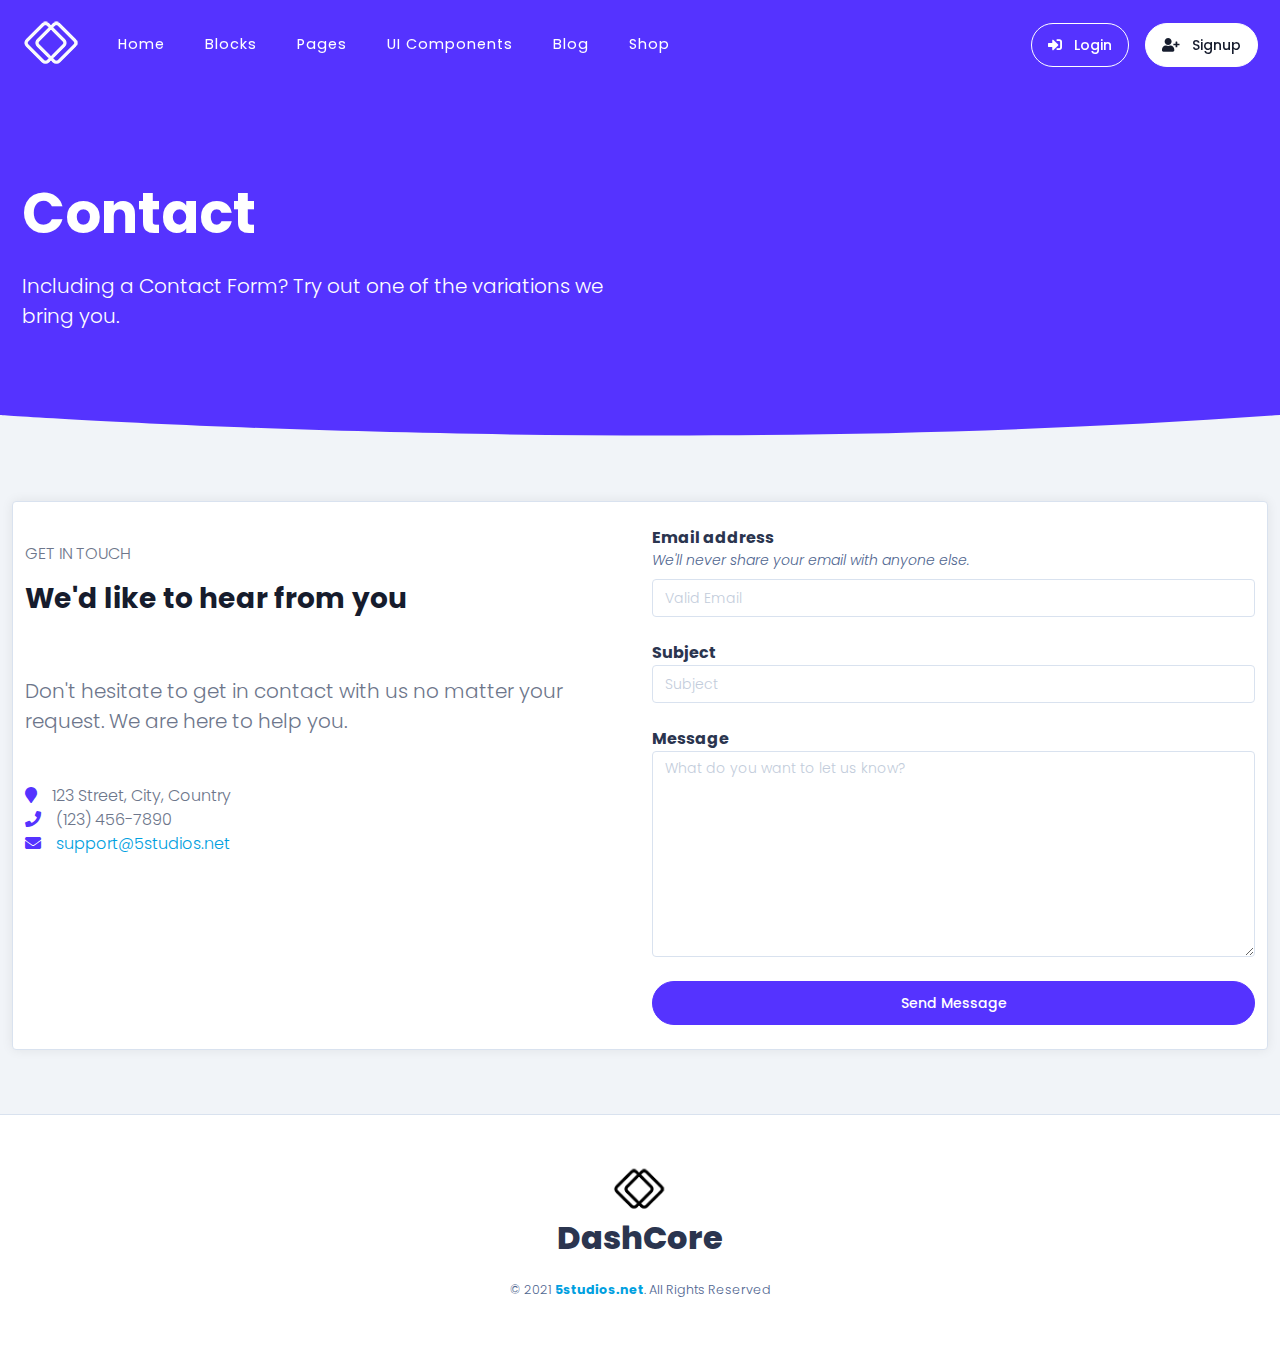
<file: blocks/contact.html>
<!doctype html>
<html lang="en">

<head>
    <meta charset="utf-8">
    <!--[if IE]><meta http-equiv="X-UA-Compatible" content="IE=edge" /><![endif]-->
    <meta name="description" content="">
    <meta name="viewport" content="width=device-width,initial-scale=1"><!-- Place ../favicon.ico in the root directory -->
    <link rel="apple-touch-icon" href="../apple-touch-icon.png">
    <link rel="icon" href="../favicon.ico">
    <link href="https://fonts.googleapis.com/css?family=Poppins:100,300,400,500,700,900" rel="stylesheet">
    <link href="https://fonts.googleapis.com/css?family=Caveat" rel="stylesheet">
    <title>DashCore - Premium Software & Startup HTML</title><!-- themeforest:css -->
    <link rel="stylesheet" href="../css/fontawesome.css">
    <link rel="stylesheet" href="../css/aos.css">
    <link rel="stylesheet" href="../css/cookieconsent.min.css">
    <link rel="stylesheet" href="../css/magnific-popup.css">
    <link rel="stylesheet" href="../css/odometer-theme-minimal.css">
    <link rel="stylesheet" href="../css/prism-okaidia.css">
    <link rel="stylesheet" href="../css/simplebar.css">
    <link rel="stylesheet" href="../css/smart_wizard_all.css">
    <link rel="stylesheet" href="../css/swiper-bundle.css">
    <link rel="stylesheet" href="../css/dashcore.css">
    <link rel="stylesheet" href="../css/rtl.css">
    <link rel="stylesheet" href="../css/demo.css">
    <!-- endinject -->
</head>

<body>
    <!--[if lt IE 8]>
<p class="browserupgrade">You are using an <strong>outdated</strong> browser. Please <a href="http://browsehappy.com/">upgrade your browser</a> to improve your experience.</p>
<![endif]-->
    <!-- ./Making stripe menu navigation -->
    <nav class="st-nav navbar main-nav navigation fixed-top" id="main-nav">
        <div class="container">
            <ul class="st-nav-menu nav navbar-nav">
                <li class="st-nav-section nav-item"><a href="#main" class="navbar-brand"><img src="../img/logo.png" alt="Dashcore" class="logo logo-sticky d-inline-block d-md-none"> <img src="../img/logo-light.png" alt="Dashcore" class="logo d-none d-md-inline-block"></a></li>
                <li class="st-nav-section st-nav-primary nav-item"><a class="st-root-link nav-link" href="../index.html">Home</a> <a class="st-root-link item-products st-has-dropdown nav-link" data-dropdown="blocks">Blocks</a> <a class="st-root-link item-products st-has-dropdown nav-link" data-dropdown="pages">Pages</a> <a class="st-root-link item-company st-has-dropdown nav-link" data-dropdown="components">UI Components</a> <a class="st-root-link item-blog st-has-dropdown nav-link" data-dropdown="blog">Blog</a> <a class="st-root-link item-shop st-has-dropdown nav-link" href="../shop/" data-dropdown="shop">Shop</a></li>
                <li class="st-nav-section st-nav-secondary nav-item"><a class="btn btn-rounded btn-outline me-3 px-3" href="../login.html" target="_blank"><i class="fas fa-sign-in-alt d-none d-md-inline me-md-0 me-lg-2"></i> <span class="d-md-none d-lg-inline">Login</span> </a><a class="btn btn-rounded btn-solid px-3" href="../signup.html" target="_blank"><i class="fas fa-user-plus d-none d-md-inline me-md-0 me-lg-2"></i> <span class="d-md-none d-lg-inline">Signup</span></a></li><!-- Mobile Navigation -->
                <li class="st-nav-section st-nav-mobile nav-item"><button class="st-root-link navbar-toggler" type="button"><span class="icon-bar"></span> <span class="icon-bar"></span> <span class="icon-bar"></span></button>
                    <div class="st-popup">
                        <div class="st-popup-container"><a class="st-popup-close-button">Close</a>
                            <div class="st-dropdown-content-group">
                                <h4 class="text-uppercase regular">Pages</h4><a class="regular text-primary" href="../about.html"><i class="far fa-building me-2"></i> About </a><a class="regular text-success" href="../contact.html"><i class="far fa-envelope me-2"></i> Contact </a><a class="regular text-warning" href="../pricing.html"><i class="fas fa-hand-holding-usd me-2"></i> Pricing </a><a class="regular text-info" href="../faqs.html"><i class="far fa-question-circle me-2"></i> FAQs</a>
                            </div>
                            <div class="st-dropdown-content-group border-top bw-2">
                                <h4 class="text-uppercase regular">Components</h4>
                                <div class="row">
                                    <div class="col me-4"><a target="_blank" href="../components/alert.html">Alerts</a> <a target="_blank" href="../components/badge.html">Badges</a> <a target="_blank" href="../components/button.html">Buttons</a> <a target="_blank" href="../components/color.html">Colors</a> <a target="_blank" href="../components/accordion.html">Accordion</a> <a target="_blank" href="../components/cookie-law.html">Cookielaw</a></div>
                                    <div class="col me-4"><a target="_blank" href="../components/overlay.html">Overlay</a> <a target="_blank" href="../components/progress.html">Progress</a> <a target="_blank" href="../components/lightbox.html">Lightbox</a> <a target="_blank" href="../components/tab.html">Tabs</a> <a target="_blank" href="../components/tables.html">Tables</a> <a target="_blank" href="../components/typography.html">Typography</a></div>
                                </div>
                            </div>
                            <div class="st-dropdown-content-group bg-light b-t"><a href="../login.html">Sign in <i class="fas fa-arrow-right"></i></a></div>
                        </div>
                    </div>
                </li>
            </ul>
        </div>
        <div class="st-dropdown-root">
            <div class="st-dropdown-bg">
                <div class="st-alt-bg"></div>
            </div>
            <div class="st-dropdown-arrow"></div>
            <div class="st-dropdown-container">
                <div class="st-dropdown-section" data-dropdown="blocks">
                    <div class="st-dropdown-content">
                        <div class="st-dropdown-content-group">
                            <div class="row">
                                <div class="col me-4"><a class="dropdown-item" target="_blank" href="../blocks/call-to-action.html">Call to actions</a> <a class="dropdown-item" target="_blank" href="../blocks/contact.html">Contact</a> <a class="dropdown-item" target="_blank" href="../blocks/counter.html">Counters</a> <a class="dropdown-item" target="_blank" href="../blocks/faqs.html">FAQs</a></div>
                                <div class="col me-4"><a class="dropdown-item" target="_blank" href="../blocks/footer.html">Footers</a> <a class="dropdown-item" target="_blank" href="../blocks/form.html">Forms</a> <a class="dropdown-item" target="_blank" href="../blocks/navbar.html">Navbar</a> <a class="dropdown-item" target="_blank" href="../blocks/navigation.html">Navigation</a></div>
                                <div class="col"><a class="dropdown-item" target="_blank" href="../blocks/pricing.html">Pricing</a> <a class="dropdown-item" target="_blank" href="../blocks/slider.html">Sliders</a> <a class="dropdown-item" target="_blank" href="../blocks/team.html">Team</a> <a class="dropdown-item" target="_blank" href="../blocks/testimonial.html">Testimonials</a></div>
                            </div>
                        </div>
                        <div class="st-dropdown-content-group">
                            <h3 class="link-title"><i class="fas fa-long-arrow-alt-right icon"></i> Coming soon</h3>
                            <div class="ms-5"><span class="dropdown-item text-secondary">Dividers </span><span class="dropdown-item text-secondary">Gallery </span><span class="dropdown-item text-secondary">Screenshots</span></div>
                        </div>
                    </div>
                </div>
                <div class="st-dropdown-section" data-dropdown="pages">
                    <div class="st-dropdown-content">
                        <div class="st-dropdown-content-group">
                            <div class="mb-4">
                                <h3 class="text-darker light text-nowrap"><span class="bold regular">Useful pages</span> you'll need</h3>
                                <p class="text-secondary mt-0">Get a complete design stack</p>
                            </div>
                            <div class="row">
                                <div class="col">
                                    <ul class="me-4">
                                        <li>
                                            <h4 class="text-uppercase regular">Error</h4>
                                        </li>
                                        <li><a target="_blank" href="../403.html">403 Error</a></li>
                                        <li><a target="_blank" href="../404.html">404 Error</a></li>
                                        <li><a target="_blank" href="../500.html">500 Error</a></li>
                                    </ul>
                                </div>
                                <div class="col">
                                    <ul class="me-4">
                                        <li>
                                            <h4 class="text-uppercase regular">User</h4>
                                        </li>
                                        <li><a target="_blank" href="../login.html">Login</a></li>
                                        <li><a target="_blank" href="../register.html">Register</a></li>
                                        <li><a target="_blank" href="../forgot.html">Forgot</a></li>
                                    </ul>
                                </div>
                                <div class="col">
                                    <ul>
                                        <li>
                                            <h4 class="text-uppercase regular">Extra</h4>
                                        </li>
                                        <li><a target="_blank" href="../pricing.html">Pricing</a></li>
                                        <li><a target="_blank" href="../terms.html">Terms</a></li>
                                        <li><a target="_blank" href="../faqs.html">FAQ</a></li>
                                    </ul>
                                </div>
                            </div>
                        </div>
                        <div class="st-dropdown-content-group"><a class="dropdown-item bold" href="../about.html"><i class="far fa-building icon"></i> About </a><a class="dropdown-item bold" href="../contact.html"><i class="far fa-envelope icon"></i> Contact </a><a class="dropdown-item bold" href="../pricing.html"><i class="fas fa-hand-holding-usd icon"></i> Pricing</a></div>
                    </div>
                </div>
                <div class="st-dropdown-section" data-dropdown="components">
                    <div class="st-dropdown-content">
                        <div class="st-dropdown-content-group"><a class="dropdown-item" target="_blank" href="../components/color.html">
                                <div class="d-flex align-items-center mb-3">
                                    <div class="bg-dark text-contrast icon-md center-flex rounded-circle me-2"><i class="fas fa-palette"></i></div>
                                    <div class="flex-fill">
                                        <h3 class="link-title m-0">Colors</h3>
                                        <p class="m-0 text-secondary">Get to know DashCore color options</p>
                                    </div>
                                </div>
                            </a><a class="dropdown-item" target="_blank" href="../components/form-controls.html">
                                <div class="d-flex align-items-center mb-3">
                                    <div class="bg-secondary text-contrast icon-md center-flex rounded-circle me-2"><i class="fab fa-wpforms"></i></div>
                                    <div class="flex-fill">
                                        <h3 class="link-title m-0">Forms</h3>
                                        <p class="m-0 text-secondary">All forms elements</p>
                                    </div>
                                </div>
                            </a><a class="dropdown-item" target="_blank" href="../components/accordion.html">
                                <div class="d-flex align-items-center mb-3">
                                    <div class="bg-success text-contrast icon-md center-flex rounded-circle me-2"><i class="fas fa-bars"></i></div>
                                    <div class="flex-fill">
                                        <h3 class="link-title m-0">Accordion</h3>
                                        <p class="m-0 text-secondary">Useful accordion elements</p>
                                    </div>
                                </div>
                            </a><a class="dropdown-item" target="_blank" href="../components/cookie-law.html">
                                <div class="d-flex align-items-center mb-4">
                                    <div class="bg-info text-contrast icon-md center-flex rounded-circle me-2"><i class="fas fa-cookie-bite"></i></div>
                                    <div class="flex-fill">
                                        <h3 class="link-title m-0">CookieLaw</h3>
                                        <p class="m-0 text-secondary">Comply with the hideous EU Cookie Law</p>
                                    </div>
                                </div>
                            </a>
                            <h4 class="text-uppercase regular">Huge components list</h4>
                            <div class="row">
                                <div class="col me-4"><a class="dropdown-item" target="_blank" href="../components/alert.html">Alerts</a> <a class="dropdown-item" target="_blank" href="../components/badge.html">Badges</a> <a class="dropdown-item" target="_blank" href="../components/button.html">Buttons</a></div>
                                <div class="col me-4"><a class="dropdown-item" target="_blank" href="../components/overlay.html">Overlay</a> <a class="dropdown-item" target="_blank" href="../components/progress.html">Progress</a> <a class="dropdown-item" target="_blank" href="../components/lightbox.html">Lightbox</a></div>
                                <div class="col me-4"><a class="dropdown-item" target="_blank" href="../components/tab.html">Tabs</a> <a class="dropdown-item" target="_blank" href="../components/tables.html">Tables</a> <a class="dropdown-item" target="_blank" href="../components/typography.html">Typography</a></div>
                            </div>
                        </div>
                        <div class="st-dropdown-content-group"><a class="dropdown-item" target="_blank" href="../components/wizard.html">Wizard </a><span class="dropdown-item d-flex align-items-center text-muted">Timeline <i class="fas fa-ban ms-auto"></i> </span><span class="dropdown-item d-flex align-items-center text-muted">Process <i class="fas fa-ban ms-auto"></i></span></div>
                    </div>
                </div>
                <div class="st-dropdown-section" data-dropdown="blog">
                    <div class="st-dropdown-content">
                        <div class="st-dropdown-content-group">
                            <div class="row">
                                <div class="col me-4">
                                    <h4 class="regular text-uppercase">Full width</h4><a class="dropdown-item" target="_blank" href="../blog/blog-post.html">Single post</a> <a class="dropdown-item" target="_blank" href="../blog/blog-grid.html">Posts Grid</a>
                                </div>
                                <div class="col me-4">
                                    <h4 class="regular text-uppercase">Sidebar left</h4><a class="dropdown-item" target="_blank" href="../blog/blog-post-sidebar-left.html">Single post</a> <a class="dropdown-item" target="_blank" href="../blog/blog-grid-sidebar-left.html">Posts Grid</a>
                                </div>
                                <div class="col me-4">
                                    <h4 class="regular text-uppercase">Sidebar right</h4><a class="dropdown-item" target="_blank" href="../blog/blog-post-sidebar-right.html">Single post</a> <a class="dropdown-item" target="_blank" href="../blog/blog-grid-sidebar-right.html">Posts Grid</a>
                                </div>
                            </div>
                        </div>
                    </div>
                </div>
                <div class="st-dropdown-section" data-dropdown="shop">
                    <div class="st-dropdown-content">
                        <div class="st-dropdown-content-group"><a class="dropdown-item mb-4" target="_blank" href="../shop/">
                                <div class="d-flex align-items-center">
                                    <div class="bg-success text-contrast icon-md center-flex rounded-circle me-2"><i class="fas fa-shopping-basket"></i></div>
                                    <div class="flex-fill">
                                        <h3 class="link-title m-0">Home</h3>
                                        <p class="m-0 text-secondary">Online store home with an outstanding UX</p>
                                    </div>
                                </div>
                            </a><a class="dropdown-item" target="_blank" href="../shop/cart.html">
                                <div class="d-flex align-items-center">
                                    <div class="bg-info text-contrast icon-md center-flex rounded-circle me-2"><i class="fas fa-shopping-cart"></i></div>
                                    <div class="flex-fill">
                                        <h3 class="link-title m-0">Cart</h3>
                                        <p class="m-0 text-secondary">Online store shopping cart</p>
                                    </div>
                                </div>
                            </a></div>
                        <div class="st-dropdown-content-group">
                            <h3 class="link-title"><i class="fas fa-money-check-alt icon"></i> Checkout</h3>
                            <div class="ms-5"><a class="dropdown-item text-secondary" target="_blank" href="../shop/checkout-customer.html">Customer <i class="fas fa-angle-right ms-2"></i> </a><a class="dropdown-item text-secondary" target="_blank" href="../shop/checkout-shipping.html">Shipping Information <i class="fas fa-angle-right ms-2"></i> </a><a class="dropdown-item text-secondary" target="_blank" href="../shop/checkout-payment.html">Payment Methods <i class="fas fa-angle-right ms-2"></i> </a><a class="dropdown-item text-secondary" target="_blank" href="../shop/checkout-confirmation.html">Order Review <i class="fas fa-angle-right ms-2"></i></a></div>
                        </div>
                    </div>
                </div>
            </div>
        </div>
    </nav>
    <main class="overflow-hidden">
        <header class="page header text-contrast bg-primary">
            <div class="container">
                <div class="row">
                    <div class="col-md-6">
                        <h1 class="bold display-md-4 text-contrast mb-4">Contact</h1>
                        <p class="lead text-contrast">Including a Contact Form? Try out one of the variations we bring you.</p>
                    </div>
                </div>
            </div>
        </header>
        <div class="position-relative">
            <div class="shape-divider shape-divider-bottom shape-divider-fluid-x text-light"><svg viewBox="0 0 2880 48" xmlns="http://www.w3.org/2000/svg">
                    <path d="M0 48H1437.5H2880V0H2160C1442.5 52 720 0 720 0H0V48Z"></path>
                </svg></div>
        </div>
        <div class="container-fluid py-3 demo-blocks">
            <!-- ./Contact -->
            <section class="section block bg-contrast">
                <div class="container py-4">
                    <div class="row gap-y">
                        <div class="col-12 col-md-6">
                            <div class="section-heading">
                                <p class="text-uppercase">Get in touch</p>
                                <h2 class="font-md bold">We'd like to hear from you</h2>
                            </div>
                            <p class="lead mb-5">Don't hesitate to get in contact with us no matter your request. We are here to help you.</p>
                            <ul class="list-unstyled list-icon">
                                <li><i class="fas fa-map-marker text-primary"></i>
                                    <p>123 Street, City, Country</p>
                                </li>
                                <li><i class="fas fa-phone text-primary"></i>
                                    <p>(123) 456-7890</p>
                                </li>
                                <li><i class="fas fa-envelope text-primary"></i>
                                    <p><a href="mailto:support@5studios.net">support@5studios.net</a></p>
                                </li>
                            </ul>
                        </div>
                        <div class="col-12 col-md-6">
                            <form action="srv/contact.php" method="post" class="form form-contact" name="form-contact" data-response-message-animation="slide-in-up">
                                <div class="mb-4"><label for="contact_email" class="text-dark bold mb-0">Email address</label>
                                    <div id="emailHelp" class="small form-text text-secondary mt-0 mb-2 italic">We'll never share your email with anyone else.</div><input type="email" name="Contact[email]" id="contact_email" class="form-control bg-contrast" placeholder="Valid Email" required>
                                </div>
                                <div class="mb-4"><label for="contact_email" class="text-dark bold">Subject</label> <input type="text" name="Contact[subject]" id="contact_subject" class="form-control bg-contrast" placeholder="Subject" required></div>
                                <div class="mb-4"><label for="contact_email" class="text-dark bold">Message</label> <textarea name="Contact[message]" id="contact_message" class="form-control bg-contrast" placeholder="What do you want to let us know?" rows="8" required></textarea></div>
                                <div class="d-grid gap-2"><button id="contact-submit" data-loading-text="Sending..." name="submit" type="submit" class="btn btn-primary btn-rounded">Send Message</button></div>
                            </form>
                            <div class="response-message">
                                <div class="section-heading"><i class="fas fa-check font-lg"></i>
                                    <p class="font-md m-0">Thank you!</p>
                                    <p class="response">Your message has been send, we will contact you as soon as possible.</p>
                                </div>
                            </div>
                        </div>
                    </div>
                </div>
            </section>
        </div>
        <footer class="site-footer section text-center b-t">
            <div class="container py-5">
                <div class="row align-items-center">
                    <div class="col-md-6 text-center mx-auto"><img src="../img/logo.png" alt="" class="logo">
                        <h2 class="extra-bold text-dark mb-4">DashCore</h2>
                        <p class="mt-2 mb-0 text-secondary small">© 2021 <a class="brand bold" target="_blank" href="https://5studios.net">5studios.net</a>. All Rights Reserved</p>
                    </div>
                </div>
            </div>
        </footer>
    </main><!-- themeforest:js -->
    <script src="../js/jquery.js"></script>
    <script src="../js/bootstrap.bundle.js"></script>
    <script src="../js/card.js"></script>
    <script src="../js/counterup2.js"></script>
    <script src="../js/noise.js"></script>
    <script src="../js/noframework.waypoints.js"></script>
    <script src="../js/odometer.js"></script>
    <script src="../js/prism.js"></script>
    <script src="../js/simplebar.js"></script>
    <script src="../js/swiper-bundle.js"></script>
    <script src="../js/jquery.easing.js"></script>
    <script src="../js/jquery.validate.js"></script>
    <script src="../js/jquery.smartWizard.js"></script>
    <script src="../js/feather.js"></script>
    <script src="../js/aos.js"></script>
    <script src="../js/typed.js"></script>
    <script src="../js/jquery.magnific-popup.js"></script>
    <script src="../js/cookieconsent.js"></script>
    <script src="../js/jquery.animatebar.js"></script>
    <script src="../js/common.js"></script>
    <script src="../js/forms.js"></script>
    <script src="../js/stripe-bubbles.js"></script>
    <script src="../js/stripe-menu.js"></script>
    <script src="../js/credit-card.js"></script>
    <script src="../js/pricing.js"></script>
    <script src="../js/shop.js"></script>
    <script src="../js/svg.js"></script>
    <script src="../js/site.js"></script>
    <script src="../js/wizards.js"></script>
    <script src="../js/cookie-consent-util.js"></script>
    <script src="../js/cookie-consent-themes.js"></script>
    <script src="../js/cookie-consent-custom-css.js"></script>
    <script src="../js/cookie-consent-informational.js"></script>
    <script src="../js/cookie-consent-opt-out.js"></script>
    <script src="../js/cookie-consent-opt-in.js"></script>
    <script src="../js/cookie-consent-location.js"></script>
    <script src="../js/demo.js"></script>
    <!-- endinject -->
</body>

</html>
</file>
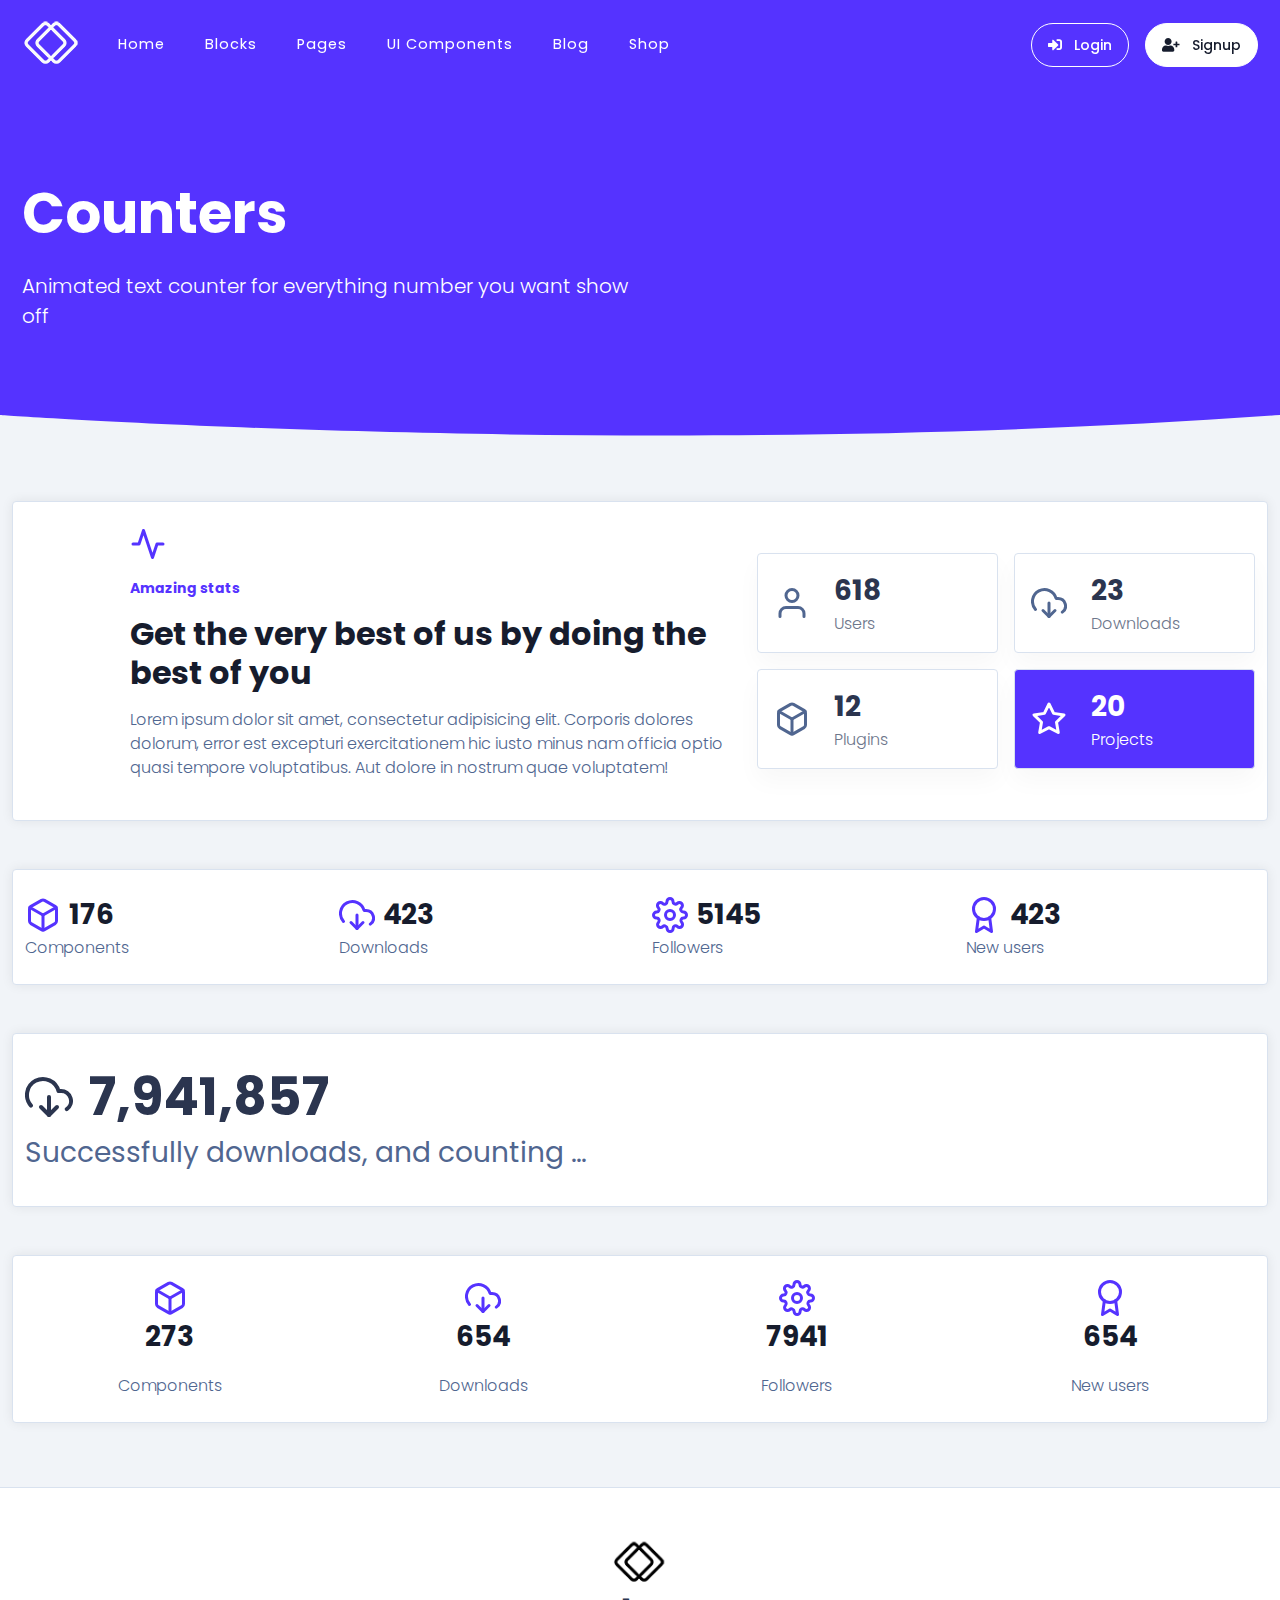
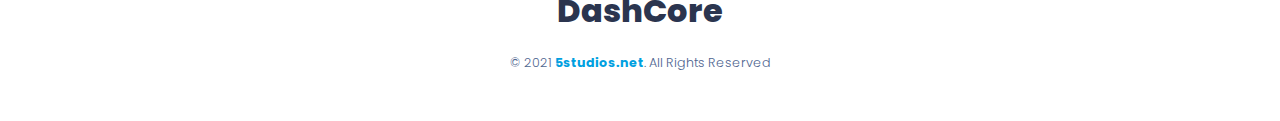
<file: blocks/counter.html>
<!doctype html>
<html lang="en">

<head>
    <meta charset="utf-8">
    <!--[if IE]><meta http-equiv="X-UA-Compatible" content="IE=edge" /><![endif]-->
    <meta name="description" content="">
    <meta name="viewport" content="width=device-width,initial-scale=1"><!-- Place ../favicon.ico in the root directory -->
    <link rel="apple-touch-icon" href="../apple-touch-icon.png">
    <link rel="icon" href="../favicon.ico">
    <link href="https://fonts.googleapis.com/css?family=Poppins:100,300,400,500,700,900" rel="stylesheet">
    <link href="https://fonts.googleapis.com/css?family=Caveat" rel="stylesheet">
    <title>DashCore - Premium Software & Startup HTML</title><!-- themeforest:css -->
    <link rel="stylesheet" href="../css/fontawesome.css">
    <link rel="stylesheet" href="../css/aos.css">
    <link rel="stylesheet" href="../css/cookieconsent.min.css">
    <link rel="stylesheet" href="../css/magnific-popup.css">
    <link rel="stylesheet" href="../css/odometer-theme-minimal.css">
    <link rel="stylesheet" href="../css/prism-okaidia.css">
    <link rel="stylesheet" href="../css/simplebar.css">
    <link rel="stylesheet" href="../css/smart_wizard_all.css">
    <link rel="stylesheet" href="../css/swiper-bundle.css">
    <link rel="stylesheet" href="../css/dashcore.css">
    <link rel="stylesheet" href="../css/rtl.css">
    <link rel="stylesheet" href="../css/demo.css">
    <!-- endinject -->
</head>

<body>
    <!--[if lt IE 8]>
<p class="browserupgrade">You are using an <strong>outdated</strong> browser. Please <a href="http://browsehappy.com/">upgrade your browser</a> to improve your experience.</p>
<![endif]-->
    <!-- ./Making stripe menu navigation -->
    <nav class="st-nav navbar main-nav navigation fixed-top" id="main-nav">
        <div class="container">
            <ul class="st-nav-menu nav navbar-nav">
                <li class="st-nav-section nav-item"><a href="#main" class="navbar-brand"><img src="../img/logo.png" alt="Dashcore" class="logo logo-sticky d-inline-block d-md-none"> <img src="../img/logo-light.png" alt="Dashcore" class="logo d-none d-md-inline-block"></a></li>
                <li class="st-nav-section st-nav-primary nav-item"><a class="st-root-link nav-link" href="../index.html">Home</a> <a class="st-root-link item-products st-has-dropdown nav-link" data-dropdown="blocks">Blocks</a> <a class="st-root-link item-products st-has-dropdown nav-link" data-dropdown="pages">Pages</a> <a class="st-root-link item-company st-has-dropdown nav-link" data-dropdown="components">UI Components</a> <a class="st-root-link item-blog st-has-dropdown nav-link" data-dropdown="blog">Blog</a> <a class="st-root-link item-shop st-has-dropdown nav-link" href="../shop/" data-dropdown="shop">Shop</a></li>
                <li class="st-nav-section st-nav-secondary nav-item"><a class="btn btn-rounded btn-outline me-3 px-3" href="../login.html" target="_blank"><i class="fas fa-sign-in-alt d-none d-md-inline me-md-0 me-lg-2"></i> <span class="d-md-none d-lg-inline">Login</span> </a><a class="btn btn-rounded btn-solid px-3" href="../signup.html" target="_blank"><i class="fas fa-user-plus d-none d-md-inline me-md-0 me-lg-2"></i> <span class="d-md-none d-lg-inline">Signup</span></a></li><!-- Mobile Navigation -->
                <li class="st-nav-section st-nav-mobile nav-item"><button class="st-root-link navbar-toggler" type="button"><span class="icon-bar"></span> <span class="icon-bar"></span> <span class="icon-bar"></span></button>
                    <div class="st-popup">
                        <div class="st-popup-container"><a class="st-popup-close-button">Close</a>
                            <div class="st-dropdown-content-group">
                                <h4 class="text-uppercase regular">Pages</h4><a class="regular text-primary" href="../about.html"><i class="far fa-building me-2"></i> About </a><a class="regular text-success" href="../contact.html"><i class="far fa-envelope me-2"></i> Contact </a><a class="regular text-warning" href="../pricing.html"><i class="fas fa-hand-holding-usd me-2"></i> Pricing </a><a class="regular text-info" href="../faqs.html"><i class="far fa-question-circle me-2"></i> FAQs</a>
                            </div>
                            <div class="st-dropdown-content-group border-top bw-2">
                                <h4 class="text-uppercase regular">Components</h4>
                                <div class="row">
                                    <div class="col me-4"><a target="_blank" href="../components/alert.html">Alerts</a> <a target="_blank" href="../components/badge.html">Badges</a> <a target="_blank" href="../components/button.html">Buttons</a> <a target="_blank" href="../components/color.html">Colors</a> <a target="_blank" href="../components/accordion.html">Accordion</a> <a target="_blank" href="../components/cookie-law.html">Cookielaw</a></div>
                                    <div class="col me-4"><a target="_blank" href="../components/overlay.html">Overlay</a> <a target="_blank" href="../components/progress.html">Progress</a> <a target="_blank" href="../components/lightbox.html">Lightbox</a> <a target="_blank" href="../components/tab.html">Tabs</a> <a target="_blank" href="../components/tables.html">Tables</a> <a target="_blank" href="../components/typography.html">Typography</a></div>
                                </div>
                            </div>
                            <div class="st-dropdown-content-group bg-light b-t"><a href="../login.html">Sign in <i class="fas fa-arrow-right"></i></a></div>
                        </div>
                    </div>
                </li>
            </ul>
        </div>
        <div class="st-dropdown-root">
            <div class="st-dropdown-bg">
                <div class="st-alt-bg"></div>
            </div>
            <div class="st-dropdown-arrow"></div>
            <div class="st-dropdown-container">
                <div class="st-dropdown-section" data-dropdown="blocks">
                    <div class="st-dropdown-content">
                        <div class="st-dropdown-content-group">
                            <div class="row">
                                <div class="col me-4"><a class="dropdown-item" target="_blank" href="../blocks/call-to-action.html">Call to actions</a> <a class="dropdown-item" target="_blank" href="../blocks/contact.html">Contact</a> <a class="dropdown-item" target="_blank" href="../blocks/counter.html">Counters</a> <a class="dropdown-item" target="_blank" href="../blocks/faqs.html">FAQs</a></div>
                                <div class="col me-4"><a class="dropdown-item" target="_blank" href="../blocks/footer.html">Footers</a> <a class="dropdown-item" target="_blank" href="../blocks/form.html">Forms</a> <a class="dropdown-item" target="_blank" href="../blocks/navbar.html">Navbar</a> <a class="dropdown-item" target="_blank" href="../blocks/navigation.html">Navigation</a></div>
                                <div class="col"><a class="dropdown-item" target="_blank" href="../blocks/pricing.html">Pricing</a> <a class="dropdown-item" target="_blank" href="../blocks/slider.html">Sliders</a> <a class="dropdown-item" target="_blank" href="../blocks/team.html">Team</a> <a class="dropdown-item" target="_blank" href="../blocks/testimonial.html">Testimonials</a></div>
                            </div>
                        </div>
                        <div class="st-dropdown-content-group">
                            <h3 class="link-title"><i class="fas fa-long-arrow-alt-right icon"></i> Coming soon</h3>
                            <div class="ms-5"><span class="dropdown-item text-secondary">Dividers </span><span class="dropdown-item text-secondary">Gallery </span><span class="dropdown-item text-secondary">Screenshots</span></div>
                        </div>
                    </div>
                </div>
                <div class="st-dropdown-section" data-dropdown="pages">
                    <div class="st-dropdown-content">
                        <div class="st-dropdown-content-group">
                            <div class="mb-4">
                                <h3 class="text-darker light text-nowrap"><span class="bold regular">Useful pages</span> you'll need</h3>
                                <p class="text-secondary mt-0">Get a complete design stack</p>
                            </div>
                            <div class="row">
                                <div class="col">
                                    <ul class="me-4">
                                        <li>
                                            <h4 class="text-uppercase regular">Error</h4>
                                        </li>
                                        <li><a target="_blank" href="../403.html">403 Error</a></li>
                                        <li><a target="_blank" href="../404.html">404 Error</a></li>
                                        <li><a target="_blank" href="../500.html">500 Error</a></li>
                                    </ul>
                                </div>
                                <div class="col">
                                    <ul class="me-4">
                                        <li>
                                            <h4 class="text-uppercase regular">User</h4>
                                        </li>
                                        <li><a target="_blank" href="../login.html">Login</a></li>
                                        <li><a target="_blank" href="../register.html">Register</a></li>
                                        <li><a target="_blank" href="../forgot.html">Forgot</a></li>
                                    </ul>
                                </div>
                                <div class="col">
                                    <ul>
                                        <li>
                                            <h4 class="text-uppercase regular">Extra</h4>
                                        </li>
                                        <li><a target="_blank" href="../pricing.html">Pricing</a></li>
                                        <li><a target="_blank" href="../terms.html">Terms</a></li>
                                        <li><a target="_blank" href="../faqs.html">FAQ</a></li>
                                    </ul>
                                </div>
                            </div>
                        </div>
                        <div class="st-dropdown-content-group"><a class="dropdown-item bold" href="../about.html"><i class="far fa-building icon"></i> About </a><a class="dropdown-item bold" href="../contact.html"><i class="far fa-envelope icon"></i> Contact </a><a class="dropdown-item bold" href="../pricing.html"><i class="fas fa-hand-holding-usd icon"></i> Pricing</a></div>
                    </div>
                </div>
                <div class="st-dropdown-section" data-dropdown="components">
                    <div class="st-dropdown-content">
                        <div class="st-dropdown-content-group"><a class="dropdown-item" target="_blank" href="../components/color.html">
                                <div class="d-flex align-items-center mb-3">
                                    <div class="bg-dark text-contrast icon-md center-flex rounded-circle me-2"><i class="fas fa-palette"></i></div>
                                    <div class="flex-fill">
                                        <h3 class="link-title m-0">Colors</h3>
                                        <p class="m-0 text-secondary">Get to know DashCore color options</p>
                                    </div>
                                </div>
                            </a><a class="dropdown-item" target="_blank" href="../components/form-controls.html">
                                <div class="d-flex align-items-center mb-3">
                                    <div class="bg-secondary text-contrast icon-md center-flex rounded-circle me-2"><i class="fab fa-wpforms"></i></div>
                                    <div class="flex-fill">
                                        <h3 class="link-title m-0">Forms</h3>
                                        <p class="m-0 text-secondary">All forms elements</p>
                                    </div>
                                </div>
                            </a><a class="dropdown-item" target="_blank" href="../components/accordion.html">
                                <div class="d-flex align-items-center mb-3">
                                    <div class="bg-success text-contrast icon-md center-flex rounded-circle me-2"><i class="fas fa-bars"></i></div>
                                    <div class="flex-fill">
                                        <h3 class="link-title m-0">Accordion</h3>
                                        <p class="m-0 text-secondary">Useful accordion elements</p>
                                    </div>
                                </div>
                            </a><a class="dropdown-item" target="_blank" href="../components/cookie-law.html">
                                <div class="d-flex align-items-center mb-4">
                                    <div class="bg-info text-contrast icon-md center-flex rounded-circle me-2"><i class="fas fa-cookie-bite"></i></div>
                                    <div class="flex-fill">
                                        <h3 class="link-title m-0">CookieLaw</h3>
                                        <p class="m-0 text-secondary">Comply with the hideous EU Cookie Law</p>
                                    </div>
                                </div>
                            </a>
                            <h4 class="text-uppercase regular">Huge components list</h4>
                            <div class="row">
                                <div class="col me-4"><a class="dropdown-item" target="_blank" href="../components/alert.html">Alerts</a> <a class="dropdown-item" target="_blank" href="../components/badge.html">Badges</a> <a class="dropdown-item" target="_blank" href="../components/button.html">Buttons</a></div>
                                <div class="col me-4"><a class="dropdown-item" target="_blank" href="../components/overlay.html">Overlay</a> <a class="dropdown-item" target="_blank" href="../components/progress.html">Progress</a> <a class="dropdown-item" target="_blank" href="../components/lightbox.html">Lightbox</a></div>
                                <div class="col me-4"><a class="dropdown-item" target="_blank" href="../components/tab.html">Tabs</a> <a class="dropdown-item" target="_blank" href="../components/tables.html">Tables</a> <a class="dropdown-item" target="_blank" href="../components/typography.html">Typography</a></div>
                            </div>
                        </div>
                        <div class="st-dropdown-content-group"><a class="dropdown-item" target="_blank" href="../components/wizard.html">Wizard </a><span class="dropdown-item d-flex align-items-center text-muted">Timeline <i class="fas fa-ban ms-auto"></i> </span><span class="dropdown-item d-flex align-items-center text-muted">Process <i class="fas fa-ban ms-auto"></i></span></div>
                    </div>
                </div>
                <div class="st-dropdown-section" data-dropdown="blog">
                    <div class="st-dropdown-content">
                        <div class="st-dropdown-content-group">
                            <div class="row">
                                <div class="col me-4">
                                    <h4 class="regular text-uppercase">Full width</h4><a class="dropdown-item" target="_blank" href="../blog/blog-post.html">Single post</a> <a class="dropdown-item" target="_blank" href="../blog/blog-grid.html">Posts Grid</a>
                                </div>
                                <div class="col me-4">
                                    <h4 class="regular text-uppercase">Sidebar left</h4><a class="dropdown-item" target="_blank" href="../blog/blog-post-sidebar-left.html">Single post</a> <a class="dropdown-item" target="_blank" href="../blog/blog-grid-sidebar-left.html">Posts Grid</a>
                                </div>
                                <div class="col me-4">
                                    <h4 class="regular text-uppercase">Sidebar right</h4><a class="dropdown-item" target="_blank" href="../blog/blog-post-sidebar-right.html">Single post</a> <a class="dropdown-item" target="_blank" href="../blog/blog-grid-sidebar-right.html">Posts Grid</a>
                                </div>
                            </div>
                        </div>
                    </div>
                </div>
                <div class="st-dropdown-section" data-dropdown="shop">
                    <div class="st-dropdown-content">
                        <div class="st-dropdown-content-group"><a class="dropdown-item mb-4" target="_blank" href="../shop/">
                                <div class="d-flex align-items-center">
                                    <div class="bg-success text-contrast icon-md center-flex rounded-circle me-2"><i class="fas fa-shopping-basket"></i></div>
                                    <div class="flex-fill">
                                        <h3 class="link-title m-0">Home</h3>
                                        <p class="m-0 text-secondary">Online store home with an outstanding UX</p>
                                    </div>
                                </div>
                            </a><a class="dropdown-item" target="_blank" href="../shop/cart.html">
                                <div class="d-flex align-items-center">
                                    <div class="bg-info text-contrast icon-md center-flex rounded-circle me-2"><i class="fas fa-shopping-cart"></i></div>
                                    <div class="flex-fill">
                                        <h3 class="link-title m-0">Cart</h3>
                                        <p class="m-0 text-secondary">Online store shopping cart</p>
                                    </div>
                                </div>
                            </a></div>
                        <div class="st-dropdown-content-group">
                            <h3 class="link-title"><i class="fas fa-money-check-alt icon"></i> Checkout</h3>
                            <div class="ms-5"><a class="dropdown-item text-secondary" target="_blank" href="../shop/checkout-customer.html">Customer <i class="fas fa-angle-right ms-2"></i> </a><a class="dropdown-item text-secondary" target="_blank" href="../shop/checkout-shipping.html">Shipping Information <i class="fas fa-angle-right ms-2"></i> </a><a class="dropdown-item text-secondary" target="_blank" href="../shop/checkout-payment.html">Payment Methods <i class="fas fa-angle-right ms-2"></i> </a><a class="dropdown-item text-secondary" target="_blank" href="../shop/checkout-confirmation.html">Order Review <i class="fas fa-angle-right ms-2"></i></a></div>
                        </div>
                    </div>
                </div>
            </div>
        </div>
    </nav>
    <main class="overflow-hidden">
        <header class="page header text-contrast bg-primary">
            <div class="container">
                <div class="row">
                    <div class="col-md-6">
                        <h1 class="bold display-md-4 text-contrast mb-4">Counters</h1>
                        <p class="lead text-contrast">Animated text counter for everything number you want show off</p>
                    </div>
                </div>
            </div>
        </header>
        <div class="position-relative">
            <div class="shape-divider shape-divider-bottom shape-divider-fluid-x text-light"><svg viewBox="0 0 2880 48" xmlns="http://www.w3.org/2000/svg">
                    <path d="M0 48H1437.5H2880V0H2160C1442.5 52 720 0 720 0H0V48Z"></path>
                </svg></div>
        </div>
        <div class="container-fluid py-3 demo-blocks">
            <!-- ./Counters -->
            <section class="block bg-contrast">
                <div class="container py-4">
                    <div class="row align-items-center text-center text-lg-left">
                        <div class="col-12 col-md-7 col-lg-6 ms-lg-auto text-center text-md-start"><i data-feather="activity" width="36" height="36" class="stroke-primary"></i>
                            <p class="small text-primary bold">Amazing stats</p>
                            <h2 class="bold">Get the very best of us by doing the best of you</h2>
                            <p class="text-secondary">Lorem ipsum dolor sit amet, consectetur adipisicing elit. Corporis dolores dolorum, error est excepturi exercitationem hic iusto minus nam officia optio quasi tempore voluptatibus. Aut dolore in nostrum quae voluptatem!</p>
                        </div>
                        <div class="col-12 col-md-5 col-lg-5">
                            <div class="row g-3">
                                <div class="col-6">
                                    <div class="rounded border shadow-box shadow-hover p-2 p-sm-3 d-flex align-items-center flex-wrap bg-contrast"><i data-feather="user" width="36" height="36" class="me-4 stroke-secondary"></i>
                                        <div class="text-start">
                                            <p class="counter font-md bold m-0 text-dark">954</p>
                                            <p class="m-0">Users</p>
                                        </div>
                                    </div>
                                </div>
                                <div class="col-6">
                                    <div class="rounded border shadow-box shadow-hover p-2 p-sm-3 d-flex align-items-center flex-wrap bg-contrast"><i data-feather="download-cloud" width="36" height="36" class="me-4 stroke-secondary"></i>
                                        <div class="text-start">
                                            <p class="counter font-md bold m-0 text-dark">37</p>
                                            <p class="m-0">Downloads</p>
                                        </div>
                                    </div>
                                </div>
                                <div class="col-6">
                                    <div class="rounded border shadow-box shadow-hover p-2 p-sm-3 d-flex align-items-center flex-wrap bg-contrast"><i data-feather="box" width="36" height="36" class="me-4 stroke-secondary"></i>
                                        <div class="text-start">
                                            <p class="counter font-md bold m-0 text-dark">19</p>
                                            <p class="m-0">Plugins</p>
                                        </div>
                                    </div>
                                </div>
                                <div class="col-6">
                                    <div class="rounded border shadow-box shadow-hover p-2 p-sm-3 d-flex align-items-center flex-wrap bg-primary text-contrast"><i data-feather="star" width="36" height="36" class="me-4 stroke-contrast"></i>
                                        <div class="text-start">
                                            <p class="counter font-md bold m-0">31</p>
                                            <p class="m-0">Projects</p>
                                        </div>
                                    </div>
                                </div>
                            </div>
                        </div>
                    </div>
                </div>
            </section><!-- ./Counters -->
            <section class="block bg-contrast">
                <div class="container py-4">
                    <div class="row gap-y">
                        <div class="col-6 col-md-3">
                            <div class="d-flex align-items-center"><i data-feather="box" class="stroke-primary me-2" width="36" height="36"></i> <span class="counter bold text-darker font-md">273</span></div>
                            <p class="text-secondary m-0">Components</p>
                        </div>
                        <div class="col-6 col-md-3">
                            <div class="d-flex align-items-center"><i data-feather="download-cloud" class="stroke-primary me-2" width="36" height="36"></i> <span class="counter bold text-darker font-md">654</span></div>
                            <p class="text-secondary m-0">Downloads</p>
                        </div>
                        <div class="col-6 col-md-3">
                            <div class="d-flex align-items-center"><i data-feather="settings" class="stroke-primary me-2" width="36" height="36"></i> <span class="counter bold text-darker font-md">7941</span></div>
                            <p class="text-secondary m-0">Followers</p>
                        </div>
                        <div class="col-6 col-md-3">
                            <div class="d-flex align-items-center"><i data-feather="award" class="stroke-primary me-2" width="36" height="36"></i> <span class="counter bold text-darker font-md">654</span></div>
                            <p class="text-secondary m-0">New users</p>
                        </div>
                    </div>
                </div>
            </section><!-- ./Counters -->
            <section class="block bg-contrast">
                <div class="container py-4">
                    <div class="d-flex align-items-center"><i data-feather="download-cloud" class="stroke-dark me-3" width="48" height="48"></i> <span class="counter font-lg bold text-dark">7,941,857</span></div>
                    <h2 class="font-md text-secondary">Successfully downloads, and counting ...</h2>
                </div>
            </section><!-- ./Counters -->
            <section class="block bg-contrast">
                <div class="container py-4">
                    <div class="row">
                        <div class="col-xs-4 col-md-3 text-center"><i data-feather="box" class="stroke-primary" width="36" height="36"></i>
                            <p class="counter bold text-darker font-md mt-0">273</p>
                            <p class="text-secondary m-0">Components</p>
                        </div>
                        <div class="col-xs-4 col-md-3 text-center"><i data-feather="download-cloud" class="stroke-primary" width="36" height="36"></i>
                            <p class="counter bold text-darker font-md mt-0">654</p>
                            <p class="text-secondary m-0">Downloads</p>
                        </div>
                        <div class="col-xs-4 col-md-3 text-center"><i data-feather="settings" class="stroke-primary" width="36" height="36"></i>
                            <p class="counter bold text-darker font-md mt-0">7941</p>
                            <p class="text-secondary m-0">Followers</p>
                        </div>
                        <div class="col-xs-4 col-md-3 text-center"><i data-feather="award" class="stroke-primary" width="36" height="36"></i>
                            <p class="counter bold text-darker font-md mt-0">654</p>
                            <p class="text-secondary m-0">New users</p>
                        </div>
                    </div>
                </div>
            </section>
        </div>
        <footer class="site-footer section text-center b-t">
            <div class="container py-5">
                <div class="row align-items-center">
                    <div class="col-md-6 text-center mx-auto"><img src="../img/logo.png" alt="" class="logo">
                        <h2 class="extra-bold text-dark mb-4">DashCore</h2>
                        <p class="mt-2 mb-0 text-secondary small">© 2021 <a class="brand bold" target="_blank" href="https://5studios.net">5studios.net</a>. All Rights Reserved</p>
                    </div>
                </div>
            </div>
        </footer>
    </main><!-- themeforest:js -->
    <script src="../js/jquery.js"></script>
    <script src="../js/bootstrap.bundle.js"></script>
    <script src="../js/card.js"></script>
    <script src="../js/counterup2.js"></script>
    <script src="../js/noise.js"></script>
    <script src="../js/noframework.waypoints.js"></script>
    <script src="../js/odometer.js"></script>
    <script src="../js/prism.js"></script>
    <script src="../js/simplebar.js"></script>
    <script src="../js/swiper-bundle.js"></script>
    <script src="../js/jquery.easing.js"></script>
    <script src="../js/jquery.validate.js"></script>
    <script src="../js/jquery.smartWizard.js"></script>
    <script src="../js/feather.js"></script>
    <script src="../js/aos.js"></script>
    <script src="../js/typed.js"></script>
    <script src="../js/jquery.magnific-popup.js"></script>
    <script src="../js/cookieconsent.js"></script>
    <script src="../js/jquery.animatebar.js"></script>
    <script src="../js/common.js"></script>
    <script src="../js/forms.js"></script>
    <script src="../js/stripe-bubbles.js"></script>
    <script src="../js/stripe-menu.js"></script>
    <script src="../js/credit-card.js"></script>
    <script src="../js/pricing.js"></script>
    <script src="../js/shop.js"></script>
    <script src="../js/svg.js"></script>
    <script src="../js/site.js"></script>
    <script src="../js/wizards.js"></script>
    <script src="../js/cookie-consent-util.js"></script>
    <script src="../js/cookie-consent-themes.js"></script>
    <script src="../js/cookie-consent-custom-css.js"></script>
    <script src="../js/cookie-consent-informational.js"></script>
    <script src="../js/cookie-consent-opt-out.js"></script>
    <script src="../js/cookie-consent-opt-in.js"></script>
    <script src="../js/cookie-consent-location.js"></script>
    <script src="../js/demo.js"></script>
    <!-- endinject -->
</body>

</html>
</file>
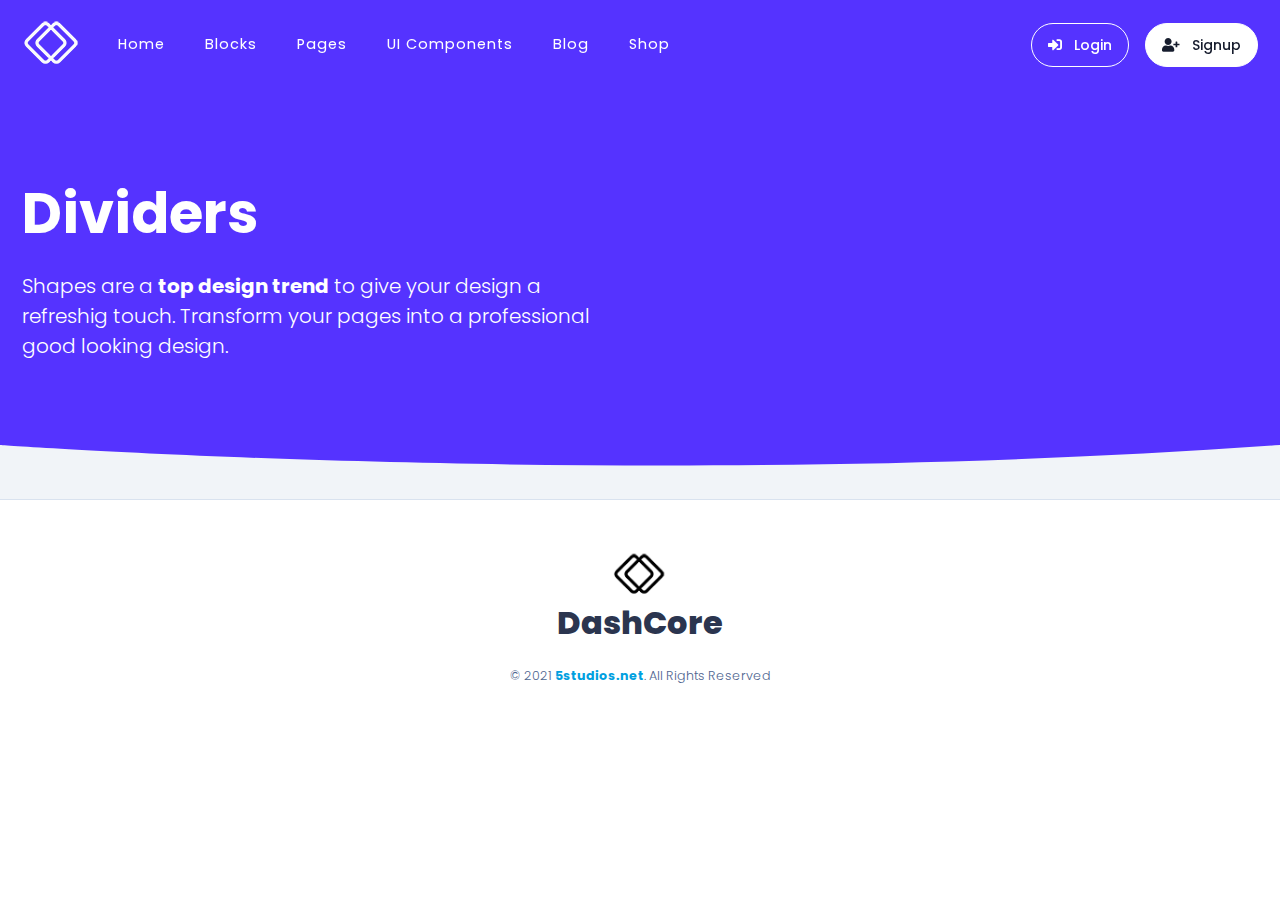
<file: blocks/divider.html>
<!doctype html>
<html lang="en">

<head>
    <meta charset="utf-8">
    <!--[if IE]><meta http-equiv="X-UA-Compatible" content="IE=edge" /><![endif]-->
    <meta name="description" content="">
    <meta name="viewport" content="width=device-width,initial-scale=1"><!-- Place ../favicon.ico in the root directory -->
    <link rel="apple-touch-icon" href="../apple-touch-icon.png">
    <link rel="icon" href="../favicon.ico">
    <link href="https://fonts.googleapis.com/css?family=Poppins:100,300,400,500,700,900" rel="stylesheet">
    <link href="https://fonts.googleapis.com/css?family=Caveat" rel="stylesheet">
    <title>DashCore - Premium Software & Startup HTML</title><!-- themeforest:css -->
    <link rel="stylesheet" href="../css/fontawesome.css">
    <link rel="stylesheet" href="../css/aos.css">
    <link rel="stylesheet" href="../css/cookieconsent.min.css">
    <link rel="stylesheet" href="../css/magnific-popup.css">
    <link rel="stylesheet" href="../css/odometer-theme-minimal.css">
    <link rel="stylesheet" href="../css/prism-okaidia.css">
    <link rel="stylesheet" href="../css/simplebar.css">
    <link rel="stylesheet" href="../css/smart_wizard_all.css">
    <link rel="stylesheet" href="../css/swiper-bundle.css">
    <link rel="stylesheet" href="../css/dashcore.css">
    <link rel="stylesheet" href="../css/rtl.css">
    <link rel="stylesheet" href="../css/demo.css">
    <!-- endinject -->
</head>

<body>
    <!--[if lt IE 8]>
<p class="browserupgrade">You are using an <strong>outdated</strong> browser. Please <a href="http://browsehappy.com/">upgrade your browser</a> to improve your experience.</p>
<![endif]-->
    <!-- ./Making stripe menu navigation -->
    <nav class="st-nav navbar main-nav navigation fixed-top" id="main-nav">
        <div class="container">
            <ul class="st-nav-menu nav navbar-nav">
                <li class="st-nav-section nav-item"><a href="#main" class="navbar-brand"><img src="../img/logo.png" alt="Dashcore" class="logo logo-sticky d-inline-block d-md-none"> <img src="../img/logo-light.png" alt="Dashcore" class="logo d-none d-md-inline-block"></a></li>
                <li class="st-nav-section st-nav-primary nav-item"><a class="st-root-link nav-link" href="../index.html">Home</a> <a class="st-root-link item-products st-has-dropdown nav-link" data-dropdown="blocks">Blocks</a> <a class="st-root-link item-products st-has-dropdown nav-link" data-dropdown="pages">Pages</a> <a class="st-root-link item-company st-has-dropdown nav-link" data-dropdown="components">UI Components</a> <a class="st-root-link item-blog st-has-dropdown nav-link" data-dropdown="blog">Blog</a> <a class="st-root-link item-shop st-has-dropdown nav-link" href="../shop/" data-dropdown="shop">Shop</a></li>
                <li class="st-nav-section st-nav-secondary nav-item"><a class="btn btn-rounded btn-outline me-3 px-3" href="../login.html" target="_blank"><i class="fas fa-sign-in-alt d-none d-md-inline me-md-0 me-lg-2"></i> <span class="d-md-none d-lg-inline">Login</span> </a><a class="btn btn-rounded btn-solid px-3" href="../signup.html" target="_blank"><i class="fas fa-user-plus d-none d-md-inline me-md-0 me-lg-2"></i> <span class="d-md-none d-lg-inline">Signup</span></a></li><!-- Mobile Navigation -->
                <li class="st-nav-section st-nav-mobile nav-item"><button class="st-root-link navbar-toggler" type="button"><span class="icon-bar"></span> <span class="icon-bar"></span> <span class="icon-bar"></span></button>
                    <div class="st-popup">
                        <div class="st-popup-container"><a class="st-popup-close-button">Close</a>
                            <div class="st-dropdown-content-group">
                                <h4 class="text-uppercase regular">Pages</h4><a class="regular text-primary" href="../about.html"><i class="far fa-building me-2"></i> About </a><a class="regular text-success" href="../contact.html"><i class="far fa-envelope me-2"></i> Contact </a><a class="regular text-warning" href="../pricing.html"><i class="fas fa-hand-holding-usd me-2"></i> Pricing </a><a class="regular text-info" href="../faqs.html"><i class="far fa-question-circle me-2"></i> FAQs</a>
                            </div>
                            <div class="st-dropdown-content-group border-top bw-2">
                                <h4 class="text-uppercase regular">Components</h4>
                                <div class="row">
                                    <div class="col me-4"><a target="_blank" href="../components/alert.html">Alerts</a> <a target="_blank" href="../components/badge.html">Badges</a> <a target="_blank" href="../components/button.html">Buttons</a> <a target="_blank" href="../components/color.html">Colors</a> <a target="_blank" href="../components/accordion.html">Accordion</a> <a target="_blank" href="../components/cookie-law.html">Cookielaw</a></div>
                                    <div class="col me-4"><a target="_blank" href="../components/overlay.html">Overlay</a> <a target="_blank" href="../components/progress.html">Progress</a> <a target="_blank" href="../components/lightbox.html">Lightbox</a> <a target="_blank" href="../components/tab.html">Tabs</a> <a target="_blank" href="../components/tables.html">Tables</a> <a target="_blank" href="../components/typography.html">Typography</a></div>
                                </div>
                            </div>
                            <div class="st-dropdown-content-group bg-light b-t"><a href="../login.html">Sign in <i class="fas fa-arrow-right"></i></a></div>
                        </div>
                    </div>
                </li>
            </ul>
        </div>
        <div class="st-dropdown-root">
            <div class="st-dropdown-bg">
                <div class="st-alt-bg"></div>
            </div>
            <div class="st-dropdown-arrow"></div>
            <div class="st-dropdown-container">
                <div class="st-dropdown-section" data-dropdown="blocks">
                    <div class="st-dropdown-content">
                        <div class="st-dropdown-content-group">
                            <div class="row">
                                <div class="col me-4"><a class="dropdown-item" target="_blank" href="../blocks/call-to-action.html">Call to actions</a> <a class="dropdown-item" target="_blank" href="../blocks/contact.html">Contact</a> <a class="dropdown-item" target="_blank" href="../blocks/counter.html">Counters</a> <a class="dropdown-item" target="_blank" href="../blocks/faqs.html">FAQs</a></div>
                                <div class="col me-4"><a class="dropdown-item" target="_blank" href="../blocks/footer.html">Footers</a> <a class="dropdown-item" target="_blank" href="../blocks/form.html">Forms</a> <a class="dropdown-item" target="_blank" href="../blocks/navbar.html">Navbar</a> <a class="dropdown-item" target="_blank" href="../blocks/navigation.html">Navigation</a></div>
                                <div class="col"><a class="dropdown-item" target="_blank" href="../blocks/pricing.html">Pricing</a> <a class="dropdown-item" target="_blank" href="../blocks/slider.html">Sliders</a> <a class="dropdown-item" target="_blank" href="../blocks/team.html">Team</a> <a class="dropdown-item" target="_blank" href="../blocks/testimonial.html">Testimonials</a></div>
                            </div>
                        </div>
                        <div class="st-dropdown-content-group">
                            <h3 class="link-title"><i class="fas fa-long-arrow-alt-right icon"></i> Coming soon</h3>
                            <div class="ms-5"><span class="dropdown-item text-secondary">Dividers </span><span class="dropdown-item text-secondary">Gallery </span><span class="dropdown-item text-secondary">Screenshots</span></div>
                        </div>
                    </div>
                </div>
                <div class="st-dropdown-section" data-dropdown="pages">
                    <div class="st-dropdown-content">
                        <div class="st-dropdown-content-group">
                            <div class="mb-4">
                                <h3 class="text-darker light text-nowrap"><span class="bold regular">Useful pages</span> you'll need</h3>
                                <p class="text-secondary mt-0">Get a complete design stack</p>
                            </div>
                            <div class="row">
                                <div class="col">
                                    <ul class="me-4">
                                        <li>
                                            <h4 class="text-uppercase regular">Error</h4>
                                        </li>
                                        <li><a target="_blank" href="../403.html">403 Error</a></li>
                                        <li><a target="_blank" href="../404.html">404 Error</a></li>
                                        <li><a target="_blank" href="../500.html">500 Error</a></li>
                                    </ul>
                                </div>
                                <div class="col">
                                    <ul class="me-4">
                                        <li>
                                            <h4 class="text-uppercase regular">User</h4>
                                        </li>
                                        <li><a target="_blank" href="../login.html">Login</a></li>
                                        <li><a target="_blank" href="../register.html">Register</a></li>
                                        <li><a target="_blank" href="../forgot.html">Forgot</a></li>
                                    </ul>
                                </div>
                                <div class="col">
                                    <ul>
                                        <li>
                                            <h4 class="text-uppercase regular">Extra</h4>
                                        </li>
                                        <li><a target="_blank" href="../pricing.html">Pricing</a></li>
                                        <li><a target="_blank" href="../terms.html">Terms</a></li>
                                        <li><a target="_blank" href="../faqs.html">FAQ</a></li>
                                    </ul>
                                </div>
                            </div>
                        </div>
                        <div class="st-dropdown-content-group"><a class="dropdown-item bold" href="../about.html"><i class="far fa-building icon"></i> About </a><a class="dropdown-item bold" href="../contact.html"><i class="far fa-envelope icon"></i> Contact </a><a class="dropdown-item bold" href="../pricing.html"><i class="fas fa-hand-holding-usd icon"></i> Pricing</a></div>
                    </div>
                </div>
                <div class="st-dropdown-section" data-dropdown="components">
                    <div class="st-dropdown-content">
                        <div class="st-dropdown-content-group"><a class="dropdown-item" target="_blank" href="../components/color.html">
                                <div class="d-flex align-items-center mb-3">
                                    <div class="bg-dark text-contrast icon-md center-flex rounded-circle me-2"><i class="fas fa-palette"></i></div>
                                    <div class="flex-fill">
                                        <h3 class="link-title m-0">Colors</h3>
                                        <p class="m-0 text-secondary">Get to know DashCore color options</p>
                                    </div>
                                </div>
                            </a><a class="dropdown-item" target="_blank" href="../components/form-controls.html">
                                <div class="d-flex align-items-center mb-3">
                                    <div class="bg-secondary text-contrast icon-md center-flex rounded-circle me-2"><i class="fab fa-wpforms"></i></div>
                                    <div class="flex-fill">
                                        <h3 class="link-title m-0">Forms</h3>
                                        <p class="m-0 text-secondary">All forms elements</p>
                                    </div>
                                </div>
                            </a><a class="dropdown-item" target="_blank" href="../components/accordion.html">
                                <div class="d-flex align-items-center mb-3">
                                    <div class="bg-success text-contrast icon-md center-flex rounded-circle me-2"><i class="fas fa-bars"></i></div>
                                    <div class="flex-fill">
                                        <h3 class="link-title m-0">Accordion</h3>
                                        <p class="m-0 text-secondary">Useful accordion elements</p>
                                    </div>
                                </div>
                            </a><a class="dropdown-item" target="_blank" href="../components/cookie-law.html">
                                <div class="d-flex align-items-center mb-4">
                                    <div class="bg-info text-contrast icon-md center-flex rounded-circle me-2"><i class="fas fa-cookie-bite"></i></div>
                                    <div class="flex-fill">
                                        <h3 class="link-title m-0">CookieLaw</h3>
                                        <p class="m-0 text-secondary">Comply with the hideous EU Cookie Law</p>
                                    </div>
                                </div>
                            </a>
                            <h4 class="text-uppercase regular">Huge components list</h4>
                            <div class="row">
                                <div class="col me-4"><a class="dropdown-item" target="_blank" href="../components/alert.html">Alerts</a> <a class="dropdown-item" target="_blank" href="../components/badge.html">Badges</a> <a class="dropdown-item" target="_blank" href="../components/button.html">Buttons</a></div>
                                <div class="col me-4"><a class="dropdown-item" target="_blank" href="../components/overlay.html">Overlay</a> <a class="dropdown-item" target="_blank" href="../components/progress.html">Progress</a> <a class="dropdown-item" target="_blank" href="../components/lightbox.html">Lightbox</a></div>
                                <div class="col me-4"><a class="dropdown-item" target="_blank" href="../components/tab.html">Tabs</a> <a class="dropdown-item" target="_blank" href="../components/tables.html">Tables</a> <a class="dropdown-item" target="_blank" href="../components/typography.html">Typography</a></div>
                            </div>
                        </div>
                        <div class="st-dropdown-content-group"><a class="dropdown-item" target="_blank" href="../components/wizard.html">Wizard </a><span class="dropdown-item d-flex align-items-center text-muted">Timeline <i class="fas fa-ban ms-auto"></i> </span><span class="dropdown-item d-flex align-items-center text-muted">Process <i class="fas fa-ban ms-auto"></i></span></div>
                    </div>
                </div>
                <div class="st-dropdown-section" data-dropdown="blog">
                    <div class="st-dropdown-content">
                        <div class="st-dropdown-content-group">
                            <div class="row">
                                <div class="col me-4">
                                    <h4 class="regular text-uppercase">Full width</h4><a class="dropdown-item" target="_blank" href="../blog/blog-post.html">Single post</a> <a class="dropdown-item" target="_blank" href="../blog/blog-grid.html">Posts Grid</a>
                                </div>
                                <div class="col me-4">
                                    <h4 class="regular text-uppercase">Sidebar left</h4><a class="dropdown-item" target="_blank" href="../blog/blog-post-sidebar-left.html">Single post</a> <a class="dropdown-item" target="_blank" href="../blog/blog-grid-sidebar-left.html">Posts Grid</a>
                                </div>
                                <div class="col me-4">
                                    <h4 class="regular text-uppercase">Sidebar right</h4><a class="dropdown-item" target="_blank" href="../blog/blog-post-sidebar-right.html">Single post</a> <a class="dropdown-item" target="_blank" href="../blog/blog-grid-sidebar-right.html">Posts Grid</a>
                                </div>
                            </div>
                        </div>
                    </div>
                </div>
                <div class="st-dropdown-section" data-dropdown="shop">
                    <div class="st-dropdown-content">
                        <div class="st-dropdown-content-group"><a class="dropdown-item mb-4" target="_blank" href="../shop/">
                                <div class="d-flex align-items-center">
                                    <div class="bg-success text-contrast icon-md center-flex rounded-circle me-2"><i class="fas fa-shopping-basket"></i></div>
                                    <div class="flex-fill">
                                        <h3 class="link-title m-0">Home</h3>
                                        <p class="m-0 text-secondary">Online store home with an outstanding UX</p>
                                    </div>
                                </div>
                            </a><a class="dropdown-item" target="_blank" href="../shop/cart.html">
                                <div class="d-flex align-items-center">
                                    <div class="bg-info text-contrast icon-md center-flex rounded-circle me-2"><i class="fas fa-shopping-cart"></i></div>
                                    <div class="flex-fill">
                                        <h3 class="link-title m-0">Cart</h3>
                                        <p class="m-0 text-secondary">Online store shopping cart</p>
                                    </div>
                                </div>
                            </a></div>
                        <div class="st-dropdown-content-group">
                            <h3 class="link-title"><i class="fas fa-money-check-alt icon"></i> Checkout</h3>
                            <div class="ms-5"><a class="dropdown-item text-secondary" target="_blank" href="../shop/checkout-customer.html">Customer <i class="fas fa-angle-right ms-2"></i> </a><a class="dropdown-item text-secondary" target="_blank" href="../shop/checkout-shipping.html">Shipping Information <i class="fas fa-angle-right ms-2"></i> </a><a class="dropdown-item text-secondary" target="_blank" href="../shop/checkout-payment.html">Payment Methods <i class="fas fa-angle-right ms-2"></i> </a><a class="dropdown-item text-secondary" target="_blank" href="../shop/checkout-confirmation.html">Order Review <i class="fas fa-angle-right ms-2"></i></a></div>
                        </div>
                    </div>
                </div>
            </div>
        </div>
    </nav>
    <main class="overflow-hidden">
        <header class="page header text-contrast bg-primary">
            <div class="container">
                <div class="row">
                    <div class="col-md-6">
                        <h1 class="bold display-md-4 text-contrast mb-4">Dividers</h1>
                        <p class="lead text-contrast">Shapes are a <span class="bold">top design trend</span> to give your design a refreshig touch. Transform your pages into a professional good looking design.</p>
                    </div>
                </div>
            </div>
        </header>
        <div class="position-relative">
            <div class="shape-divider shape-divider-bottom shape-divider-fluid-x text-light"><svg viewBox="0 0 2880 48" xmlns="http://www.w3.org/2000/svg">
                    <path d="M0 48H1437.5H2880V0H2160C1442.5 52 720 0 720 0H0V48Z"></path>
                </svg></div>
        </div>
        <div class="container-fluid py-3 demo-blocks"></div>
        <footer class="site-footer section text-center b-t">
            <div class="container py-5">
                <div class="row align-items-center">
                    <div class="col-md-6 text-center mx-auto"><img src="../img/logo.png" alt="" class="logo">
                        <h2 class="extra-bold text-dark mb-4">DashCore</h2>
                        <p class="mt-2 mb-0 text-secondary small">© 2021 <a class="brand bold" target="_blank" href="https://5studios.net">5studios.net</a>. All Rights Reserved</p>
                    </div>
                </div>
            </div>
        </footer>
    </main><!-- themeforest:js -->
    <script src="../js/jquery.js"></script>
    <script src="../js/bootstrap.bundle.js"></script>
    <script src="../js/card.js"></script>
    <script src="../js/counterup2.js"></script>
    <script src="../js/noise.js"></script>
    <script src="../js/noframework.waypoints.js"></script>
    <script src="../js/odometer.js"></script>
    <script src="../js/prism.js"></script>
    <script src="../js/simplebar.js"></script>
    <script src="../js/swiper-bundle.js"></script>
    <script src="../js/jquery.easing.js"></script>
    <script src="../js/jquery.validate.js"></script>
    <script src="../js/jquery.smartWizard.js"></script>
    <script src="../js/feather.js"></script>
    <script src="../js/aos.js"></script>
    <script src="../js/typed.js"></script>
    <script src="../js/jquery.magnific-popup.js"></script>
    <script src="../js/cookieconsent.js"></script>
    <script src="../js/jquery.animatebar.js"></script>
    <script src="../js/common.js"></script>
    <script src="../js/forms.js"></script>
    <script src="../js/stripe-bubbles.js"></script>
    <script src="../js/stripe-menu.js"></script>
    <script src="../js/credit-card.js"></script>
    <script src="../js/pricing.js"></script>
    <script src="../js/shop.js"></script>
    <script src="../js/svg.js"></script>
    <script src="../js/site.js"></script>
    <script src="../js/wizards.js"></script>
    <script src="../js/cookie-consent-util.js"></script>
    <script src="../js/cookie-consent-themes.js"></script>
    <script src="../js/cookie-consent-custom-css.js"></script>
    <script src="../js/cookie-consent-informational.js"></script>
    <script src="../js/cookie-consent-opt-out.js"></script>
    <script src="../js/cookie-consent-opt-in.js"></script>
    <script src="../js/cookie-consent-location.js"></script>
    <script src="../js/demo.js"></script>
    <!-- endinject -->
</body>

</html>
</file>
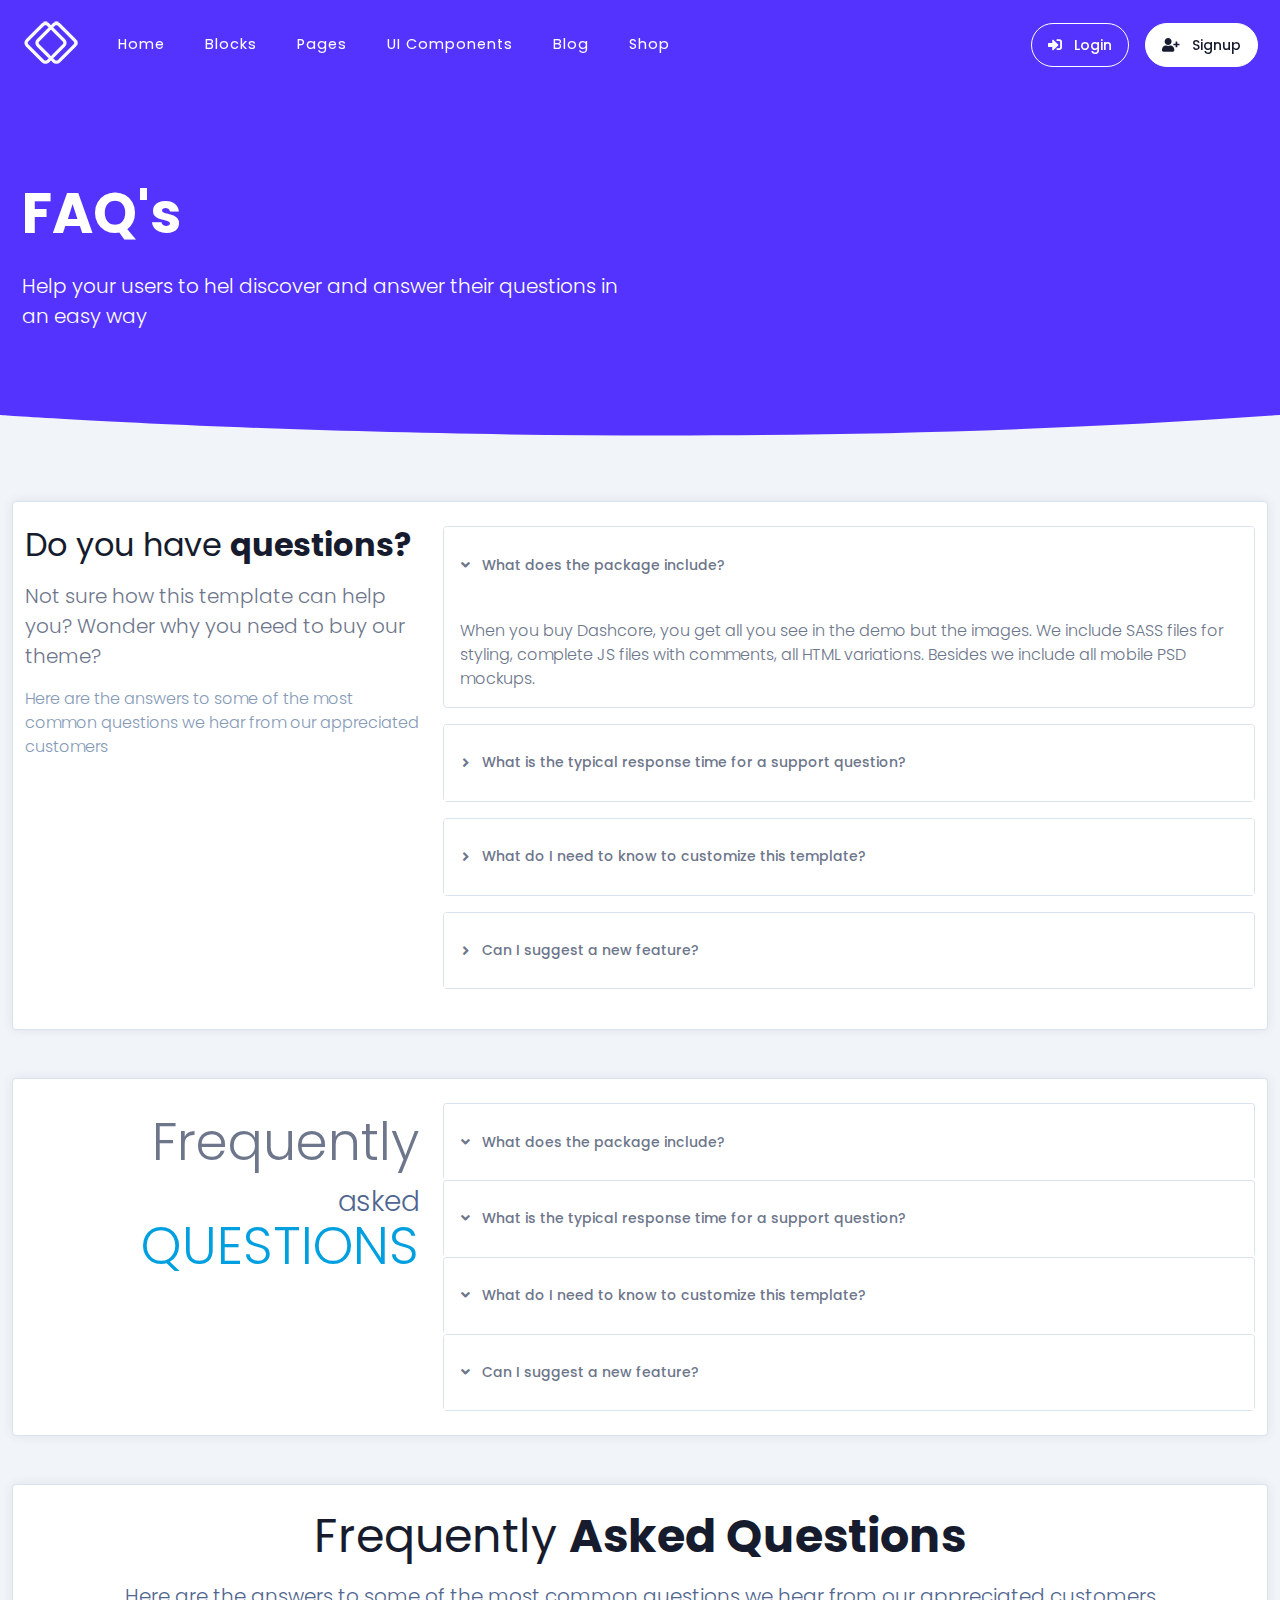
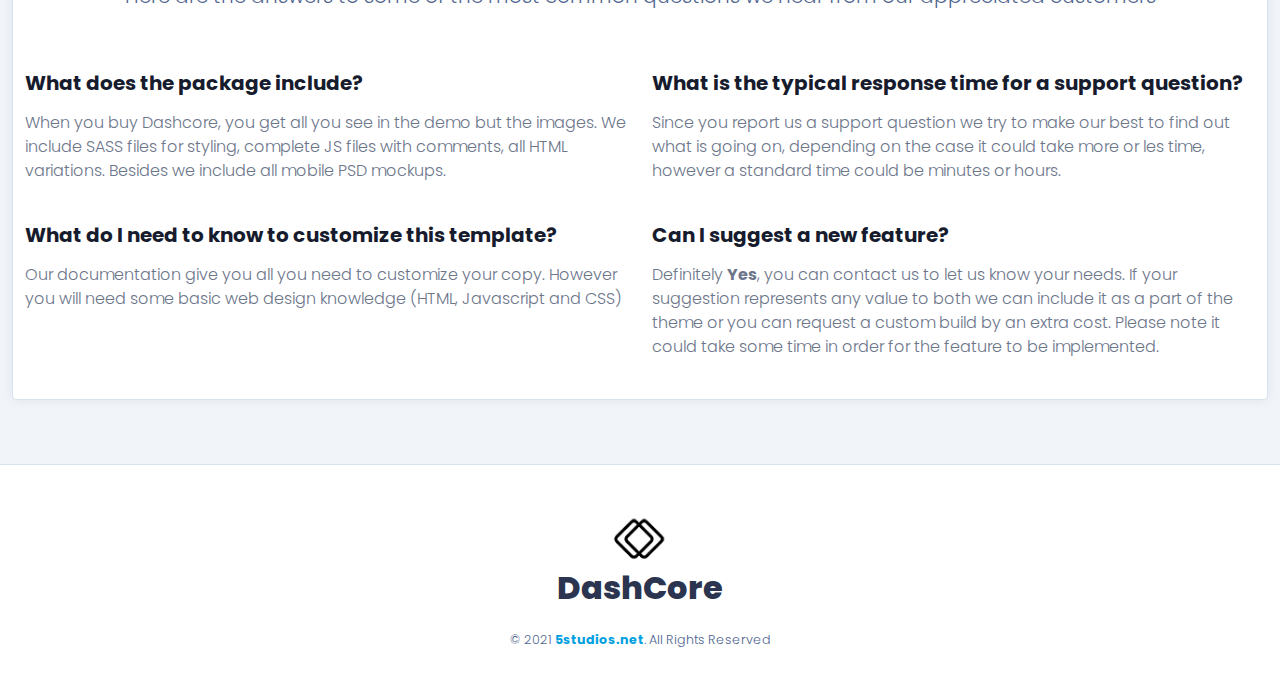
<file: blocks/faqs.html>
<!doctype html>
<html lang="en">

<head>
    <meta charset="utf-8">
    <!--[if IE]><meta http-equiv="X-UA-Compatible" content="IE=edge" /><![endif]-->
    <meta name="description" content="">
    <meta name="viewport" content="width=device-width,initial-scale=1"><!-- Place ../favicon.ico in the root directory -->
    <link rel="apple-touch-icon" href="../apple-touch-icon.png">
    <link rel="icon" href="../favicon.ico">
    <link href="https://fonts.googleapis.com/css?family=Poppins:100,300,400,500,700,900" rel="stylesheet">
    <link href="https://fonts.googleapis.com/css?family=Caveat" rel="stylesheet">
    <title>DashCore - Premium Software & Startup HTML</title><!-- themeforest:css -->
    <link rel="stylesheet" href="../css/fontawesome.css">
    <link rel="stylesheet" href="../css/aos.css">
    <link rel="stylesheet" href="../css/cookieconsent.min.css">
    <link rel="stylesheet" href="../css/magnific-popup.css">
    <link rel="stylesheet" href="../css/odometer-theme-minimal.css">
    <link rel="stylesheet" href="../css/prism-okaidia.css">
    <link rel="stylesheet" href="../css/simplebar.css">
    <link rel="stylesheet" href="../css/smart_wizard_all.css">
    <link rel="stylesheet" href="../css/swiper-bundle.css">
    <link rel="stylesheet" href="../css/dashcore.css">
    <link rel="stylesheet" href="../css/rtl.css">
    <link rel="stylesheet" href="../css/demo.css">
    <!-- endinject -->
</head>

<body>
    <!--[if lt IE 8]>
<p class="browserupgrade">You are using an <strong>outdated</strong> browser. Please <a href="http://browsehappy.com/">upgrade your browser</a> to improve your experience.</p>
<![endif]-->
    <!-- ./Making stripe menu navigation -->
    <nav class="st-nav navbar main-nav navigation fixed-top" id="main-nav">
        <div class="container">
            <ul class="st-nav-menu nav navbar-nav">
                <li class="st-nav-section nav-item"><a href="#main" class="navbar-brand"><img src="../img/logo.png" alt="Dashcore" class="logo logo-sticky d-inline-block d-md-none"> <img src="../img/logo-light.png" alt="Dashcore" class="logo d-none d-md-inline-block"></a></li>
                <li class="st-nav-section st-nav-primary nav-item"><a class="st-root-link nav-link" href="../index.html">Home</a> <a class="st-root-link item-products st-has-dropdown nav-link" data-dropdown="blocks">Blocks</a> <a class="st-root-link item-products st-has-dropdown nav-link" data-dropdown="pages">Pages</a> <a class="st-root-link item-company st-has-dropdown nav-link" data-dropdown="components">UI Components</a> <a class="st-root-link item-blog st-has-dropdown nav-link" data-dropdown="blog">Blog</a> <a class="st-root-link item-shop st-has-dropdown nav-link" href="../shop/" data-dropdown="shop">Shop</a></li>
                <li class="st-nav-section st-nav-secondary nav-item"><a class="btn btn-rounded btn-outline me-3 px-3" href="../login.html" target="_blank"><i class="fas fa-sign-in-alt d-none d-md-inline me-md-0 me-lg-2"></i> <span class="d-md-none d-lg-inline">Login</span> </a><a class="btn btn-rounded btn-solid px-3" href="../signup.html" target="_blank"><i class="fas fa-user-plus d-none d-md-inline me-md-0 me-lg-2"></i> <span class="d-md-none d-lg-inline">Signup</span></a></li><!-- Mobile Navigation -->
                <li class="st-nav-section st-nav-mobile nav-item"><button class="st-root-link navbar-toggler" type="button"><span class="icon-bar"></span> <span class="icon-bar"></span> <span class="icon-bar"></span></button>
                    <div class="st-popup">
                        <div class="st-popup-container"><a class="st-popup-close-button">Close</a>
                            <div class="st-dropdown-content-group">
                                <h4 class="text-uppercase regular">Pages</h4><a class="regular text-primary" href="../about.html"><i class="far fa-building me-2"></i> About </a><a class="regular text-success" href="../contact.html"><i class="far fa-envelope me-2"></i> Contact </a><a class="regular text-warning" href="../pricing.html"><i class="fas fa-hand-holding-usd me-2"></i> Pricing </a><a class="regular text-info" href="../faqs.html"><i class="far fa-question-circle me-2"></i> FAQs</a>
                            </div>
                            <div class="st-dropdown-content-group border-top bw-2">
                                <h4 class="text-uppercase regular">Components</h4>
                                <div class="row">
                                    <div class="col me-4"><a target="_blank" href="../components/alert.html">Alerts</a> <a target="_blank" href="../components/badge.html">Badges</a> <a target="_blank" href="../components/button.html">Buttons</a> <a target="_blank" href="../components/color.html">Colors</a> <a target="_blank" href="../components/accordion.html">Accordion</a> <a target="_blank" href="../components/cookie-law.html">Cookielaw</a></div>
                                    <div class="col me-4"><a target="_blank" href="../components/overlay.html">Overlay</a> <a target="_blank" href="../components/progress.html">Progress</a> <a target="_blank" href="../components/lightbox.html">Lightbox</a> <a target="_blank" href="../components/tab.html">Tabs</a> <a target="_blank" href="../components/tables.html">Tables</a> <a target="_blank" href="../components/typography.html">Typography</a></div>
                                </div>
                            </div>
                            <div class="st-dropdown-content-group bg-light b-t"><a href="../login.html">Sign in <i class="fas fa-arrow-right"></i></a></div>
                        </div>
                    </div>
                </li>
            </ul>
        </div>
        <div class="st-dropdown-root">
            <div class="st-dropdown-bg">
                <div class="st-alt-bg"></div>
            </div>
            <div class="st-dropdown-arrow"></div>
            <div class="st-dropdown-container">
                <div class="st-dropdown-section" data-dropdown="blocks">
                    <div class="st-dropdown-content">
                        <div class="st-dropdown-content-group">
                            <div class="row">
                                <div class="col me-4"><a class="dropdown-item" target="_blank" href="../blocks/call-to-action.html">Call to actions</a> <a class="dropdown-item" target="_blank" href="../blocks/contact.html">Contact</a> <a class="dropdown-item" target="_blank" href="../blocks/counter.html">Counters</a> <a class="dropdown-item" target="_blank" href="../blocks/faqs.html">FAQs</a></div>
                                <div class="col me-4"><a class="dropdown-item" target="_blank" href="../blocks/footer.html">Footers</a> <a class="dropdown-item" target="_blank" href="../blocks/form.html">Forms</a> <a class="dropdown-item" target="_blank" href="../blocks/navbar.html">Navbar</a> <a class="dropdown-item" target="_blank" href="../blocks/navigation.html">Navigation</a></div>
                                <div class="col"><a class="dropdown-item" target="_blank" href="../blocks/pricing.html">Pricing</a> <a class="dropdown-item" target="_blank" href="../blocks/slider.html">Sliders</a> <a class="dropdown-item" target="_blank" href="../blocks/team.html">Team</a> <a class="dropdown-item" target="_blank" href="../blocks/testimonial.html">Testimonials</a></div>
                            </div>
                        </div>
                        <div class="st-dropdown-content-group">
                            <h3 class="link-title"><i class="fas fa-long-arrow-alt-right icon"></i> Coming soon</h3>
                            <div class="ms-5"><span class="dropdown-item text-secondary">Dividers </span><span class="dropdown-item text-secondary">Gallery </span><span class="dropdown-item text-secondary">Screenshots</span></div>
                        </div>
                    </div>
                </div>
                <div class="st-dropdown-section" data-dropdown="pages">
                    <div class="st-dropdown-content">
                        <div class="st-dropdown-content-group">
                            <div class="mb-4">
                                <h3 class="text-darker light text-nowrap"><span class="bold regular">Useful pages</span> you'll need</h3>
                                <p class="text-secondary mt-0">Get a complete design stack</p>
                            </div>
                            <div class="row">
                                <div class="col">
                                    <ul class="me-4">
                                        <li>
                                            <h4 class="text-uppercase regular">Error</h4>
                                        </li>
                                        <li><a target="_blank" href="../403.html">403 Error</a></li>
                                        <li><a target="_blank" href="../404.html">404 Error</a></li>
                                        <li><a target="_blank" href="../500.html">500 Error</a></li>
                                    </ul>
                                </div>
                                <div class="col">
                                    <ul class="me-4">
                                        <li>
                                            <h4 class="text-uppercase regular">User</h4>
                                        </li>
                                        <li><a target="_blank" href="../login.html">Login</a></li>
                                        <li><a target="_blank" href="../register.html">Register</a></li>
                                        <li><a target="_blank" href="../forgot.html">Forgot</a></li>
                                    </ul>
                                </div>
                                <div class="col">
                                    <ul>
                                        <li>
                                            <h4 class="text-uppercase regular">Extra</h4>
                                        </li>
                                        <li><a target="_blank" href="../pricing.html">Pricing</a></li>
                                        <li><a target="_blank" href="../terms.html">Terms</a></li>
                                        <li><a target="_blank" href="../faqs.html">FAQ</a></li>
                                    </ul>
                                </div>
                            </div>
                        </div>
                        <div class="st-dropdown-content-group"><a class="dropdown-item bold" href="../about.html"><i class="far fa-building icon"></i> About </a><a class="dropdown-item bold" href="../contact.html"><i class="far fa-envelope icon"></i> Contact </a><a class="dropdown-item bold" href="../pricing.html"><i class="fas fa-hand-holding-usd icon"></i> Pricing</a></div>
                    </div>
                </div>
                <div class="st-dropdown-section" data-dropdown="components">
                    <div class="st-dropdown-content">
                        <div class="st-dropdown-content-group"><a class="dropdown-item" target="_blank" href="../components/color.html">
                                <div class="d-flex align-items-center mb-3">
                                    <div class="bg-dark text-contrast icon-md center-flex rounded-circle me-2"><i class="fas fa-palette"></i></div>
                                    <div class="flex-fill">
                                        <h3 class="link-title m-0">Colors</h3>
                                        <p class="m-0 text-secondary">Get to know DashCore color options</p>
                                    </div>
                                </div>
                            </a><a class="dropdown-item" target="_blank" href="../components/form-controls.html">
                                <div class="d-flex align-items-center mb-3">
                                    <div class="bg-secondary text-contrast icon-md center-flex rounded-circle me-2"><i class="fab fa-wpforms"></i></div>
                                    <div class="flex-fill">
                                        <h3 class="link-title m-0">Forms</h3>
                                        <p class="m-0 text-secondary">All forms elements</p>
                                    </div>
                                </div>
                            </a><a class="dropdown-item" target="_blank" href="../components/accordion.html">
                                <div class="d-flex align-items-center mb-3">
                                    <div class="bg-success text-contrast icon-md center-flex rounded-circle me-2"><i class="fas fa-bars"></i></div>
                                    <div class="flex-fill">
                                        <h3 class="link-title m-0">Accordion</h3>
                                        <p class="m-0 text-secondary">Useful accordion elements</p>
                                    </div>
                                </div>
                            </a><a class="dropdown-item" target="_blank" href="../components/cookie-law.html">
                                <div class="d-flex align-items-center mb-4">
                                    <div class="bg-info text-contrast icon-md center-flex rounded-circle me-2"><i class="fas fa-cookie-bite"></i></div>
                                    <div class="flex-fill">
                                        <h3 class="link-title m-0">CookieLaw</h3>
                                        <p class="m-0 text-secondary">Comply with the hideous EU Cookie Law</p>
                                    </div>
                                </div>
                            </a>
                            <h4 class="text-uppercase regular">Huge components list</h4>
                            <div class="row">
                                <div class="col me-4"><a class="dropdown-item" target="_blank" href="../components/alert.html">Alerts</a> <a class="dropdown-item" target="_blank" href="../components/badge.html">Badges</a> <a class="dropdown-item" target="_blank" href="../components/button.html">Buttons</a></div>
                                <div class="col me-4"><a class="dropdown-item" target="_blank" href="../components/overlay.html">Overlay</a> <a class="dropdown-item" target="_blank" href="../components/progress.html">Progress</a> <a class="dropdown-item" target="_blank" href="../components/lightbox.html">Lightbox</a></div>
                                <div class="col me-4"><a class="dropdown-item" target="_blank" href="../components/tab.html">Tabs</a> <a class="dropdown-item" target="_blank" href="../components/tables.html">Tables</a> <a class="dropdown-item" target="_blank" href="../components/typography.html">Typography</a></div>
                            </div>
                        </div>
                        <div class="st-dropdown-content-group"><a class="dropdown-item" target="_blank" href="../components/wizard.html">Wizard </a><span class="dropdown-item d-flex align-items-center text-muted">Timeline <i class="fas fa-ban ms-auto"></i> </span><span class="dropdown-item d-flex align-items-center text-muted">Process <i class="fas fa-ban ms-auto"></i></span></div>
                    </div>
                </div>
                <div class="st-dropdown-section" data-dropdown="blog">
                    <div class="st-dropdown-content">
                        <div class="st-dropdown-content-group">
                            <div class="row">
                                <div class="col me-4">
                                    <h4 class="regular text-uppercase">Full width</h4><a class="dropdown-item" target="_blank" href="../blog/blog-post.html">Single post</a> <a class="dropdown-item" target="_blank" href="../blog/blog-grid.html">Posts Grid</a>
                                </div>
                                <div class="col me-4">
                                    <h4 class="regular text-uppercase">Sidebar left</h4><a class="dropdown-item" target="_blank" href="../blog/blog-post-sidebar-left.html">Single post</a> <a class="dropdown-item" target="_blank" href="../blog/blog-grid-sidebar-left.html">Posts Grid</a>
                                </div>
                                <div class="col me-4">
                                    <h4 class="regular text-uppercase">Sidebar right</h4><a class="dropdown-item" target="_blank" href="../blog/blog-post-sidebar-right.html">Single post</a> <a class="dropdown-item" target="_blank" href="../blog/blog-grid-sidebar-right.html">Posts Grid</a>
                                </div>
                            </div>
                        </div>
                    </div>
                </div>
                <div class="st-dropdown-section" data-dropdown="shop">
                    <div class="st-dropdown-content">
                        <div class="st-dropdown-content-group"><a class="dropdown-item mb-4" target="_blank" href="../shop/">
                                <div class="d-flex align-items-center">
                                    <div class="bg-success text-contrast icon-md center-flex rounded-circle me-2"><i class="fas fa-shopping-basket"></i></div>
                                    <div class="flex-fill">
                                        <h3 class="link-title m-0">Home</h3>
                                        <p class="m-0 text-secondary">Online store home with an outstanding UX</p>
                                    </div>
                                </div>
                            </a><a class="dropdown-item" target="_blank" href="../shop/cart.html">
                                <div class="d-flex align-items-center">
                                    <div class="bg-info text-contrast icon-md center-flex rounded-circle me-2"><i class="fas fa-shopping-cart"></i></div>
                                    <div class="flex-fill">
                                        <h3 class="link-title m-0">Cart</h3>
                                        <p class="m-0 text-secondary">Online store shopping cart</p>
                                    </div>
                                </div>
                            </a></div>
                        <div class="st-dropdown-content-group">
                            <h3 class="link-title"><i class="fas fa-money-check-alt icon"></i> Checkout</h3>
                            <div class="ms-5"><a class="dropdown-item text-secondary" target="_blank" href="../shop/checkout-customer.html">Customer <i class="fas fa-angle-right ms-2"></i> </a><a class="dropdown-item text-secondary" target="_blank" href="../shop/checkout-shipping.html">Shipping Information <i class="fas fa-angle-right ms-2"></i> </a><a class="dropdown-item text-secondary" target="_blank" href="../shop/checkout-payment.html">Payment Methods <i class="fas fa-angle-right ms-2"></i> </a><a class="dropdown-item text-secondary" target="_blank" href="../shop/checkout-confirmation.html">Order Review <i class="fas fa-angle-right ms-2"></i></a></div>
                        </div>
                    </div>
                </div>
            </div>
        </div>
    </nav>
    <main class="overflow-hidden">
        <header class="page header text-contrast bg-primary">
            <div class="container">
                <div class="row">
                    <div class="col-md-6">
                        <h1 class="bold display-md-4 text-contrast mb-4">FAQ&#39;s</h1>
                        <p class="lead text-contrast">Help your users to hel discover and answer their questions in an easy way</p>
                    </div>
                </div>
            </div>
        </header>
        <div class="position-relative">
            <div class="shape-divider shape-divider-bottom shape-divider-fluid-x text-light"><svg viewBox="0 0 2880 48" xmlns="http://www.w3.org/2000/svg">
                    <path d="M0 48H1437.5H2880V0H2160C1442.5 52 720 0 720 0H0V48Z"></path>
                </svg></div>
        </div>
        <div class="container-fluid py-3 demo-blocks">
            <!-- ./FAQs -->
            <section class="section block bg-contrast">
                <div class="container py-4">
                    <div class="row">
                        <div class="col-md-4">
                            <h2>Do you have <span class="bold">questions?</span></h2>
                            <p class="lead">Not sure how this template can help you? Wonder why you need to buy our theme?</p>
                            <p class="text-muted">Here are the answers to some of the most common questions we hear from our appreciated customers</p>
                        </div>
                        <div class="col-md-8">
                            <div class="accordion accordion-clean" id="faqs-accordion">
                                <div class="card mb-3">
                                    <div class="card-header"><a href="#" class="card-title btn" data-bs-toggle="collapse" data-bs-target="#v1-q1"><i class="fas fa-angle-down angle"></i> What does the package include?</a></div>
                                    <div id="v1-q1" class="collapse show" data-bs-parent="#faqs-accordion">
                                        <div class="card-body">When you buy Dashcore, you get all you see in the demo but the images. We include SASS files for styling, complete JS files with comments, all HTML variations. Besides we include all mobile PSD mockups.</div>
                                    </div>
                                </div>
                                <div class="card mb-3">
                                    <div class="card-header"><a href="#" class="card-title btn collapsed" data-bs-toggle="collapse" data-bs-target="#v1-q2"><i class="fas fa-angle-down angle"></i> What is the typical response time for a support question?</a></div>
                                    <div id="v1-q2" class="collapse" data-bs-parent="#faqs-accordion">
                                        <div class="card-body">Since you report us a support question we try to make our best to find out what is going on, depending on the case it could take more or les time, however a standard time could be minutes or hours.</div>
                                    </div>
                                </div>
                                <div class="card mb-3">
                                    <div class="card-header"><a href="#" class="card-title btn collapsed" data-bs-toggle="collapse" data-bs-target="#v1-q3"><i class="fas fa-angle-down angle"></i> What do I need to know to customize this template?</a></div>
                                    <div id="v1-q3" class="collapse" data-bs-parent="#faqs-accordion">
                                        <div class="card-body">Our documentation give you all you need to customize your copy. However you will need some basic web design knowledge (HTML, Javascript and CSS)</div>
                                    </div>
                                </div>
                                <div class="card mb-3">
                                    <div class="card-header"><a href="#" class="card-title btn collapsed" data-bs-toggle="collapse" data-bs-target="#v1-q4"><i class="fas fa-angle-down angle"></i> Can I suggest a new feature?</a></div>
                                    <div id="v1-q4" class="collapse" data-bs-parent="#faqs-accordion">
                                        <div class="card-body">Definitely <span class="bold">Yes</span>, you can contact us to let us know your needs. If your suggestion represents any value to both we can include it as a part of the theme or you can request a custom build by an extra cost. Please note it could take some time in order for the feature to be implemented.</div>
                                    </div>
                                </div>
                            </div>
                        </div>
                    </div>
                </div>
            </section><!-- ./FAQs -->
            <section class="section block bg-contrast">
                <div class="container py-4">
                    <div class="row gap-y">
                        <div class="col-md-4">
                            <div class="light text-center text-md-end font-lg">
                                <p class="my-0">Frequently <span class="d-block font-md text-secondary">asked</span></p>
                                <p class="my-0 text-uppercase text-info mt-n3">questions</p>
                            </div>
                        </div>
                        <div class="col-md-8">
                            <div class="accordion accordion-clean accordion-collapsed accordion-4" id="faqs-accordion-2">
                                <div class="card">
                                    <div class="card-header"><a href="#" class="card-title btn" data-bs-toggle="collapse" data-bs-target="#v2-q1"><i class="fas fa-angle-down angle"></i> What does the package include?</a></div>
                                    <div id="v2-q1" class="collapse" data-bs-parent="#faqs-accordion-2">
                                        <div class="card-body">When you buy Dashcore, you get all you see in the demo but the images. We include SASS files for styling, complete JS files with comments, all HTML variations. Besides we include all mobile PSD mockups.</div>
                                    </div>
                                </div>
                                <div class="card">
                                    <div class="card-header"><a href="#" class="card-title btn" data-bs-toggle="collapse" data-bs-target="#v2-q2"><i class="fas fa-angle-down angle"></i> What is the typical response time for a support question?</a></div>
                                    <div id="v2-q2" class="collapse" data-bs-parent="#faqs-accordion-2">
                                        <div class="card-body">Since you report us a support question we try to make our best to find out what is going on, depending on the case it could take more or les time, however a standard time could be minutes or hours.</div>
                                    </div>
                                </div>
                                <div class="card">
                                    <div class="card-header"><a href="#" class="card-title btn" data-bs-toggle="collapse" data-bs-target="#v2-q3"><i class="fas fa-angle-down angle"></i> What do I need to know to customize this template?</a></div>
                                    <div id="v2-q3" class="collapse" data-bs-parent="#faqs-accordion-2">
                                        <div class="card-body">Our documentation give you all you need to customize your copy. However you will need some basic web design knowledge (HTML, Javascript and CSS)</div>
                                    </div>
                                </div>
                                <div class="card">
                                    <div class="card-header"><a href="#" class="card-title btn" data-bs-toggle="collapse" data-bs-target="#v2-q4"><i class="fas fa-angle-down angle"></i> Can I suggest a new feature?</a></div>
                                    <div id="v2-q4" class="collapse" data-bs-parent="#faqs-accordion-2">
                                        <div class="card-body">Definitely <span class="bold">Yes</span>, you can contact us to let us know your needs. If your suggestion represents any value to both we can include it as a part of the theme or you can request a custom build by an extra cost. Please note it could take some time in order for the feature to be implemented.</div>
                                    </div>
                                </div>
                            </div>
                        </div>
                    </div>
                </div>
            </section><!-- ./FAQs -->
            <section class="section block bg-contrast">
                <div class="container py-4">
                    <div class="section-heading text-center">
                        <h2 class="text-capitalize">frequently <span class="bold">asked questions</span></h2>
                        <p class="lead text-secondary">Here are the answers to some of the most common questions we hear from our appreciated customers</p>
                    </div>
                    <div class="row gap-y">
                        <div class="col-md-6">
                            <h5 class="bold">What does the package include?</h5>
                            <p>When you buy Dashcore, you get all you see in the demo but the images. We include SASS files for styling, complete JS files with comments, all HTML variations. Besides we include all mobile PSD mockups.</p>
                        </div>
                        <div class="col-md-6">
                            <h5 class="bold">What is the typical response time for a support question?</h5>
                            <p>Since you report us a support question we try to make our best to find out what is going on, depending on the case it could take more or les time, however a standard time could be minutes or hours.</p>
                        </div>
                        <div class="col-md-6">
                            <h5 class="bold">What do I need to know to customize this template?</h5>
                            <p>Our documentation give you all you need to customize your copy. However you will need some basic web design knowledge (HTML, Javascript and CSS)</p>
                        </div>
                        <div class="col-md-6">
                            <h5 class="bold">Can I suggest a new feature?</h5>
                            <p>Definitely <span class="bold">Yes</span>, you can contact us to let us know your needs. If your suggestion represents any value to both we can include it as a part of the theme or you can request a custom build by an extra cost. Please note it could take some time in order for the feature to be implemented.</p>
                        </div>
                    </div>
                </div>
            </section>
        </div>
        <footer class="site-footer section text-center b-t">
            <div class="container py-5">
                <div class="row align-items-center">
                    <div class="col-md-6 text-center mx-auto"><img src="../img/logo.png" alt="" class="logo">
                        <h2 class="extra-bold text-dark mb-4">DashCore</h2>
                        <p class="mt-2 mb-0 text-secondary small">© 2021 <a class="brand bold" target="_blank" href="https://5studios.net">5studios.net</a>. All Rights Reserved</p>
                    </div>
                </div>
            </div>
        </footer>
    </main><!-- themeforest:js -->
    <script src="../js/jquery.js"></script>
    <script src="../js/bootstrap.bundle.js"></script>
    <script src="../js/card.js"></script>
    <script src="../js/counterup2.js"></script>
    <script src="../js/noise.js"></script>
    <script src="../js/noframework.waypoints.js"></script>
    <script src="../js/odometer.js"></script>
    <script src="../js/prism.js"></script>
    <script src="../js/simplebar.js"></script>
    <script src="../js/swiper-bundle.js"></script>
    <script src="../js/jquery.easing.js"></script>
    <script src="../js/jquery.validate.js"></script>
    <script src="../js/jquery.smartWizard.js"></script>
    <script src="../js/feather.js"></script>
    <script src="../js/aos.js"></script>
    <script src="../js/typed.js"></script>
    <script src="../js/jquery.magnific-popup.js"></script>
    <script src="../js/cookieconsent.js"></script>
    <script src="../js/jquery.animatebar.js"></script>
    <script src="../js/common.js"></script>
    <script src="../js/forms.js"></script>
    <script src="../js/stripe-bubbles.js"></script>
    <script src="../js/stripe-menu.js"></script>
    <script src="../js/credit-card.js"></script>
    <script src="../js/pricing.js"></script>
    <script src="../js/shop.js"></script>
    <script src="../js/svg.js"></script>
    <script src="../js/site.js"></script>
    <script src="../js/wizards.js"></script>
    <script src="../js/cookie-consent-util.js"></script>
    <script src="../js/cookie-consent-themes.js"></script>
    <script src="../js/cookie-consent-custom-css.js"></script>
    <script src="../js/cookie-consent-informational.js"></script>
    <script src="../js/cookie-consent-opt-out.js"></script>
    <script src="../js/cookie-consent-opt-in.js"></script>
    <script src="../js/cookie-consent-location.js"></script>
    <script src="../js/demo.js"></script>
    <!-- endinject -->
</body>

</html>
</file>
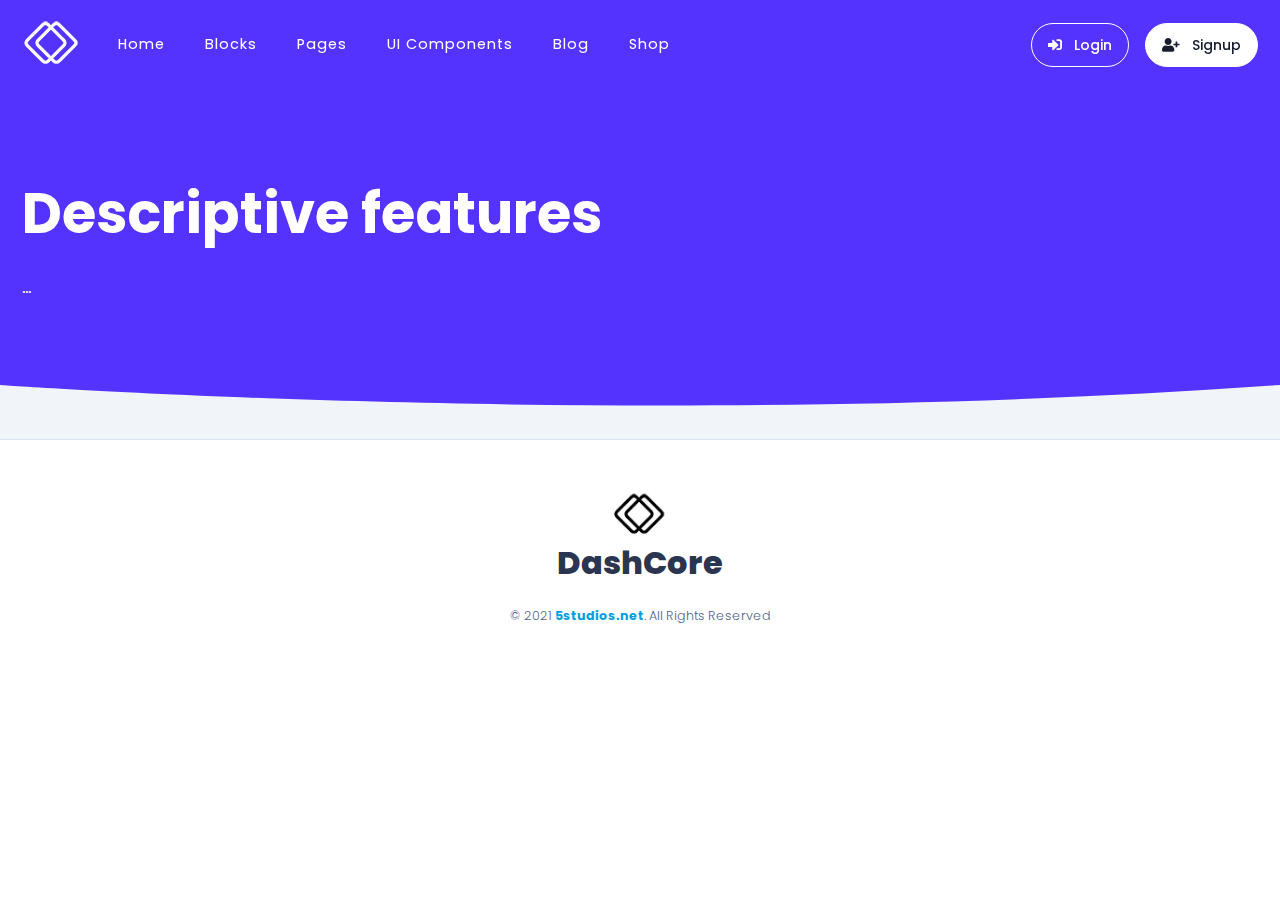
<file: blocks/feature-descriptive.html>
<!doctype html>
<html lang="en">

<head>
    <meta charset="utf-8">
    <!--[if IE]><meta http-equiv="X-UA-Compatible" content="IE=edge" /><![endif]-->
    <meta name="description" content="">
    <meta name="viewport" content="width=device-width,initial-scale=1"><!-- Place ../favicon.ico in the root directory -->
    <link rel="apple-touch-icon" href="../apple-touch-icon.png">
    <link rel="icon" href="../favicon.ico">
    <link href="https://fonts.googleapis.com/css?family=Poppins:100,300,400,500,700,900" rel="stylesheet">
    <link href="https://fonts.googleapis.com/css?family=Caveat" rel="stylesheet">
    <title>DashCore - Premium Software & Startup HTML</title><!-- themeforest:css -->
    <link rel="stylesheet" href="../css/fontawesome.css">
    <link rel="stylesheet" href="../css/aos.css">
    <link rel="stylesheet" href="../css/cookieconsent.min.css">
    <link rel="stylesheet" href="../css/magnific-popup.css">
    <link rel="stylesheet" href="../css/odometer-theme-minimal.css">
    <link rel="stylesheet" href="../css/prism-okaidia.css">
    <link rel="stylesheet" href="../css/simplebar.css">
    <link rel="stylesheet" href="../css/smart_wizard_all.css">
    <link rel="stylesheet" href="../css/swiper-bundle.css">
    <link rel="stylesheet" href="../css/dashcore.css">
    <link rel="stylesheet" href="../css/rtl.css">
    <link rel="stylesheet" href="../css/demo.css">
    <!-- endinject -->
</head>

<body>
    <!--[if lt IE 8]>
<p class="browserupgrade">You are using an <strong>outdated</strong> browser. Please <a href="http://browsehappy.com/">upgrade your browser</a> to improve your experience.</p>
<![endif]-->
    <!-- ./Making stripe menu navigation -->
    <nav class="st-nav navbar main-nav navigation fixed-top" id="main-nav">
        <div class="container">
            <ul class="st-nav-menu nav navbar-nav">
                <li class="st-nav-section nav-item"><a href="#main" class="navbar-brand"><img src="../img/logo.png" alt="Dashcore" class="logo logo-sticky d-inline-block d-md-none"> <img src="../img/logo-light.png" alt="Dashcore" class="logo d-none d-md-inline-block"></a></li>
                <li class="st-nav-section st-nav-primary nav-item"><a class="st-root-link nav-link" href="../index.html">Home</a> <a class="st-root-link item-products st-has-dropdown nav-link" data-dropdown="blocks">Blocks</a> <a class="st-root-link item-products st-has-dropdown nav-link" data-dropdown="pages">Pages</a> <a class="st-root-link item-company st-has-dropdown nav-link" data-dropdown="components">UI Components</a> <a class="st-root-link item-blog st-has-dropdown nav-link" data-dropdown="blog">Blog</a> <a class="st-root-link item-shop st-has-dropdown nav-link" href="../shop/" data-dropdown="shop">Shop</a></li>
                <li class="st-nav-section st-nav-secondary nav-item"><a class="btn btn-rounded btn-outline me-3 px-3" href="../login.html" target="_blank"><i class="fas fa-sign-in-alt d-none d-md-inline me-md-0 me-lg-2"></i> <span class="d-md-none d-lg-inline">Login</span> </a><a class="btn btn-rounded btn-solid px-3" href="../signup.html" target="_blank"><i class="fas fa-user-plus d-none d-md-inline me-md-0 me-lg-2"></i> <span class="d-md-none d-lg-inline">Signup</span></a></li><!-- Mobile Navigation -->
                <li class="st-nav-section st-nav-mobile nav-item"><button class="st-root-link navbar-toggler" type="button"><span class="icon-bar"></span> <span class="icon-bar"></span> <span class="icon-bar"></span></button>
                    <div class="st-popup">
                        <div class="st-popup-container"><a class="st-popup-close-button">Close</a>
                            <div class="st-dropdown-content-group">
                                <h4 class="text-uppercase regular">Pages</h4><a class="regular text-primary" href="../about.html"><i class="far fa-building me-2"></i> About </a><a class="regular text-success" href="../contact.html"><i class="far fa-envelope me-2"></i> Contact </a><a class="regular text-warning" href="../pricing.html"><i class="fas fa-hand-holding-usd me-2"></i> Pricing </a><a class="regular text-info" href="../faqs.html"><i class="far fa-question-circle me-2"></i> FAQs</a>
                            </div>
                            <div class="st-dropdown-content-group border-top bw-2">
                                <h4 class="text-uppercase regular">Components</h4>
                                <div class="row">
                                    <div class="col me-4"><a target="_blank" href="../components/alert.html">Alerts</a> <a target="_blank" href="../components/badge.html">Badges</a> <a target="_blank" href="../components/button.html">Buttons</a> <a target="_blank" href="../components/color.html">Colors</a> <a target="_blank" href="../components/accordion.html">Accordion</a> <a target="_blank" href="../components/cookie-law.html">Cookielaw</a></div>
                                    <div class="col me-4"><a target="_blank" href="../components/overlay.html">Overlay</a> <a target="_blank" href="../components/progress.html">Progress</a> <a target="_blank" href="../components/lightbox.html">Lightbox</a> <a target="_blank" href="../components/tab.html">Tabs</a> <a target="_blank" href="../components/tables.html">Tables</a> <a target="_blank" href="../components/typography.html">Typography</a></div>
                                </div>
                            </div>
                            <div class="st-dropdown-content-group bg-light b-t"><a href="../login.html">Sign in <i class="fas fa-arrow-right"></i></a></div>
                        </div>
                    </div>
                </li>
            </ul>
        </div>
        <div class="st-dropdown-root">
            <div class="st-dropdown-bg">
                <div class="st-alt-bg"></div>
            </div>
            <div class="st-dropdown-arrow"></div>
            <div class="st-dropdown-container">
                <div class="st-dropdown-section" data-dropdown="blocks">
                    <div class="st-dropdown-content">
                        <div class="st-dropdown-content-group">
                            <div class="row">
                                <div class="col me-4"><a class="dropdown-item" target="_blank" href="../blocks/call-to-action.html">Call to actions</a> <a class="dropdown-item" target="_blank" href="../blocks/contact.html">Contact</a> <a class="dropdown-item" target="_blank" href="../blocks/counter.html">Counters</a> <a class="dropdown-item" target="_blank" href="../blocks/faqs.html">FAQs</a></div>
                                <div class="col me-4"><a class="dropdown-item" target="_blank" href="../blocks/footer.html">Footers</a> <a class="dropdown-item" target="_blank" href="../blocks/form.html">Forms</a> <a class="dropdown-item" target="_blank" href="../blocks/navbar.html">Navbar</a> <a class="dropdown-item" target="_blank" href="../blocks/navigation.html">Navigation</a></div>
                                <div class="col"><a class="dropdown-item" target="_blank" href="../blocks/pricing.html">Pricing</a> <a class="dropdown-item" target="_blank" href="../blocks/slider.html">Sliders</a> <a class="dropdown-item" target="_blank" href="../blocks/team.html">Team</a> <a class="dropdown-item" target="_blank" href="../blocks/testimonial.html">Testimonials</a></div>
                            </div>
                        </div>
                        <div class="st-dropdown-content-group">
                            <h3 class="link-title"><i class="fas fa-long-arrow-alt-right icon"></i> Coming soon</h3>
                            <div class="ms-5"><span class="dropdown-item text-secondary">Dividers </span><span class="dropdown-item text-secondary">Gallery </span><span class="dropdown-item text-secondary">Screenshots</span></div>
                        </div>
                    </div>
                </div>
                <div class="st-dropdown-section" data-dropdown="pages">
                    <div class="st-dropdown-content">
                        <div class="st-dropdown-content-group">
                            <div class="mb-4">
                                <h3 class="text-darker light text-nowrap"><span class="bold regular">Useful pages</span> you'll need</h3>
                                <p class="text-secondary mt-0">Get a complete design stack</p>
                            </div>
                            <div class="row">
                                <div class="col">
                                    <ul class="me-4">
                                        <li>
                                            <h4 class="text-uppercase regular">Error</h4>
                                        </li>
                                        <li><a target="_blank" href="../403.html">403 Error</a></li>
                                        <li><a target="_blank" href="../404.html">404 Error</a></li>
                                        <li><a target="_blank" href="../500.html">500 Error</a></li>
                                    </ul>
                                </div>
                                <div class="col">
                                    <ul class="me-4">
                                        <li>
                                            <h4 class="text-uppercase regular">User</h4>
                                        </li>
                                        <li><a target="_blank" href="../login.html">Login</a></li>
                                        <li><a target="_blank" href="../register.html">Register</a></li>
                                        <li><a target="_blank" href="../forgot.html">Forgot</a></li>
                                    </ul>
                                </div>
                                <div class="col">
                                    <ul>
                                        <li>
                                            <h4 class="text-uppercase regular">Extra</h4>
                                        </li>
                                        <li><a target="_blank" href="../pricing.html">Pricing</a></li>
                                        <li><a target="_blank" href="../terms.html">Terms</a></li>
                                        <li><a target="_blank" href="../faqs.html">FAQ</a></li>
                                    </ul>
                                </div>
                            </div>
                        </div>
                        <div class="st-dropdown-content-group"><a class="dropdown-item bold" href="../about.html"><i class="far fa-building icon"></i> About </a><a class="dropdown-item bold" href="../contact.html"><i class="far fa-envelope icon"></i> Contact </a><a class="dropdown-item bold" href="../pricing.html"><i class="fas fa-hand-holding-usd icon"></i> Pricing</a></div>
                    </div>
                </div>
                <div class="st-dropdown-section" data-dropdown="components">
                    <div class="st-dropdown-content">
                        <div class="st-dropdown-content-group"><a class="dropdown-item" target="_blank" href="../components/color.html">
                                <div class="d-flex align-items-center mb-3">
                                    <div class="bg-dark text-contrast icon-md center-flex rounded-circle me-2"><i class="fas fa-palette"></i></div>
                                    <div class="flex-fill">
                                        <h3 class="link-title m-0">Colors</h3>
                                        <p class="m-0 text-secondary">Get to know DashCore color options</p>
                                    </div>
                                </div>
                            </a><a class="dropdown-item" target="_blank" href="../components/form-controls.html">
                                <div class="d-flex align-items-center mb-3">
                                    <div class="bg-secondary text-contrast icon-md center-flex rounded-circle me-2"><i class="fab fa-wpforms"></i></div>
                                    <div class="flex-fill">
                                        <h3 class="link-title m-0">Forms</h3>
                                        <p class="m-0 text-secondary">All forms elements</p>
                                    </div>
                                </div>
                            </a><a class="dropdown-item" target="_blank" href="../components/accordion.html">
                                <div class="d-flex align-items-center mb-3">
                                    <div class="bg-success text-contrast icon-md center-flex rounded-circle me-2"><i class="fas fa-bars"></i></div>
                                    <div class="flex-fill">
                                        <h3 class="link-title m-0">Accordion</h3>
                                        <p class="m-0 text-secondary">Useful accordion elements</p>
                                    </div>
                                </div>
                            </a><a class="dropdown-item" target="_blank" href="../components/cookie-law.html">
                                <div class="d-flex align-items-center mb-4">
                                    <div class="bg-info text-contrast icon-md center-flex rounded-circle me-2"><i class="fas fa-cookie-bite"></i></div>
                                    <div class="flex-fill">
                                        <h3 class="link-title m-0">CookieLaw</h3>
                                        <p class="m-0 text-secondary">Comply with the hideous EU Cookie Law</p>
                                    </div>
                                </div>
                            </a>
                            <h4 class="text-uppercase regular">Huge components list</h4>
                            <div class="row">
                                <div class="col me-4"><a class="dropdown-item" target="_blank" href="../components/alert.html">Alerts</a> <a class="dropdown-item" target="_blank" href="../components/badge.html">Badges</a> <a class="dropdown-item" target="_blank" href="../components/button.html">Buttons</a></div>
                                <div class="col me-4"><a class="dropdown-item" target="_blank" href="../components/overlay.html">Overlay</a> <a class="dropdown-item" target="_blank" href="../components/progress.html">Progress</a> <a class="dropdown-item" target="_blank" href="../components/lightbox.html">Lightbox</a></div>
                                <div class="col me-4"><a class="dropdown-item" target="_blank" href="../components/tab.html">Tabs</a> <a class="dropdown-item" target="_blank" href="../components/tables.html">Tables</a> <a class="dropdown-item" target="_blank" href="../components/typography.html">Typography</a></div>
                            </div>
                        </div>
                        <div class="st-dropdown-content-group"><a class="dropdown-item" target="_blank" href="../components/wizard.html">Wizard </a><span class="dropdown-item d-flex align-items-center text-muted">Timeline <i class="fas fa-ban ms-auto"></i> </span><span class="dropdown-item d-flex align-items-center text-muted">Process <i class="fas fa-ban ms-auto"></i></span></div>
                    </div>
                </div>
                <div class="st-dropdown-section" data-dropdown="blog">
                    <div class="st-dropdown-content">
                        <div class="st-dropdown-content-group">
                            <div class="row">
                                <div class="col me-4">
                                    <h4 class="regular text-uppercase">Full width</h4><a class="dropdown-item" target="_blank" href="../blog/blog-post.html">Single post</a> <a class="dropdown-item" target="_blank" href="../blog/blog-grid.html">Posts Grid</a>
                                </div>
                                <div class="col me-4">
                                    <h4 class="regular text-uppercase">Sidebar left</h4><a class="dropdown-item" target="_blank" href="../blog/blog-post-sidebar-left.html">Single post</a> <a class="dropdown-item" target="_blank" href="../blog/blog-grid-sidebar-left.html">Posts Grid</a>
                                </div>
                                <div class="col me-4">
                                    <h4 class="regular text-uppercase">Sidebar right</h4><a class="dropdown-item" target="_blank" href="../blog/blog-post-sidebar-right.html">Single post</a> <a class="dropdown-item" target="_blank" href="../blog/blog-grid-sidebar-right.html">Posts Grid</a>
                                </div>
                            </div>
                        </div>
                    </div>
                </div>
                <div class="st-dropdown-section" data-dropdown="shop">
                    <div class="st-dropdown-content">
                        <div class="st-dropdown-content-group"><a class="dropdown-item mb-4" target="_blank" href="../shop/">
                                <div class="d-flex align-items-center">
                                    <div class="bg-success text-contrast icon-md center-flex rounded-circle me-2"><i class="fas fa-shopping-basket"></i></div>
                                    <div class="flex-fill">
                                        <h3 class="link-title m-0">Home</h3>
                                        <p class="m-0 text-secondary">Online store home with an outstanding UX</p>
                                    </div>
                                </div>
                            </a><a class="dropdown-item" target="_blank" href="../shop/cart.html">
                                <div class="d-flex align-items-center">
                                    <div class="bg-info text-contrast icon-md center-flex rounded-circle me-2"><i class="fas fa-shopping-cart"></i></div>
                                    <div class="flex-fill">
                                        <h3 class="link-title m-0">Cart</h3>
                                        <p class="m-0 text-secondary">Online store shopping cart</p>
                                    </div>
                                </div>
                            </a></div>
                        <div class="st-dropdown-content-group">
                            <h3 class="link-title"><i class="fas fa-money-check-alt icon"></i> Checkout</h3>
                            <div class="ms-5"><a class="dropdown-item text-secondary" target="_blank" href="../shop/checkout-customer.html">Customer <i class="fas fa-angle-right ms-2"></i> </a><a class="dropdown-item text-secondary" target="_blank" href="../shop/checkout-shipping.html">Shipping Information <i class="fas fa-angle-right ms-2"></i> </a><a class="dropdown-item text-secondary" target="_blank" href="../shop/checkout-payment.html">Payment Methods <i class="fas fa-angle-right ms-2"></i> </a><a class="dropdown-item text-secondary" target="_blank" href="../shop/checkout-confirmation.html">Order Review <i class="fas fa-angle-right ms-2"></i></a></div>
                        </div>
                    </div>
                </div>
            </div>
        </div>
    </nav>
    <main class="overflow-hidden">
        <header class="page header text-contrast bg-primary">
            <div class="container">
                <div class="row">
                    <div class="col-md-6">
                        <h1 class="bold display-md-4 text-contrast mb-4">Descriptive features</h1>
                        <p class="lead text-contrast">...</p>
                    </div>
                </div>
            </div>
        </header>
        <div class="position-relative">
            <div class="shape-divider shape-divider-bottom shape-divider-fluid-x text-light"><svg viewBox="0 0 2880 48" xmlns="http://www.w3.org/2000/svg">
                    <path d="M0 48H1437.5H2880V0H2160C1442.5 52 720 0 720 0H0V48Z"></path>
                </svg></div>
        </div>
        <div class="container-fluid py-3 demo-blocks"></div>
        <footer class="site-footer section text-center b-t">
            <div class="container py-5">
                <div class="row align-items-center">
                    <div class="col-md-6 text-center mx-auto"><img src="../img/logo.png" alt="" class="logo">
                        <h2 class="extra-bold text-dark mb-4">DashCore</h2>
                        <p class="mt-2 mb-0 text-secondary small">© 2021 <a class="brand bold" target="_blank" href="https://5studios.net">5studios.net</a>. All Rights Reserved</p>
                    </div>
                </div>
            </div>
        </footer>
    </main><!-- themeforest:js -->
    <script src="../js/jquery.js"></script>
    <script src="../js/bootstrap.bundle.js"></script>
    <script src="../js/card.js"></script>
    <script src="../js/counterup2.js"></script>
    <script src="../js/noise.js"></script>
    <script src="../js/noframework.waypoints.js"></script>
    <script src="../js/odometer.js"></script>
    <script src="../js/prism.js"></script>
    <script src="../js/simplebar.js"></script>
    <script src="../js/swiper-bundle.js"></script>
    <script src="../js/jquery.easing.js"></script>
    <script src="../js/jquery.validate.js"></script>
    <script src="../js/jquery.smartWizard.js"></script>
    <script src="../js/feather.js"></script>
    <script src="../js/aos.js"></script>
    <script src="../js/typed.js"></script>
    <script src="../js/jquery.magnific-popup.js"></script>
    <script src="../js/cookieconsent.js"></script>
    <script src="../js/jquery.animatebar.js"></script>
    <script src="../js/common.js"></script>
    <script src="../js/forms.js"></script>
    <script src="../js/stripe-bubbles.js"></script>
    <script src="../js/stripe-menu.js"></script>
    <script src="../js/credit-card.js"></script>
    <script src="../js/pricing.js"></script>
    <script src="../js/shop.js"></script>
    <script src="../js/svg.js"></script>
    <script src="../js/site.js"></script>
    <script src="../js/wizards.js"></script>
    <script src="../js/cookie-consent-util.js"></script>
    <script src="../js/cookie-consent-themes.js"></script>
    <script src="../js/cookie-consent-custom-css.js"></script>
    <script src="../js/cookie-consent-informational.js"></script>
    <script src="../js/cookie-consent-opt-out.js"></script>
    <script src="../js/cookie-consent-opt-in.js"></script>
    <script src="../js/cookie-consent-location.js"></script>
    <script src="../js/demo.js"></script>
    <!-- endinject -->
</body>

</html>
</file>
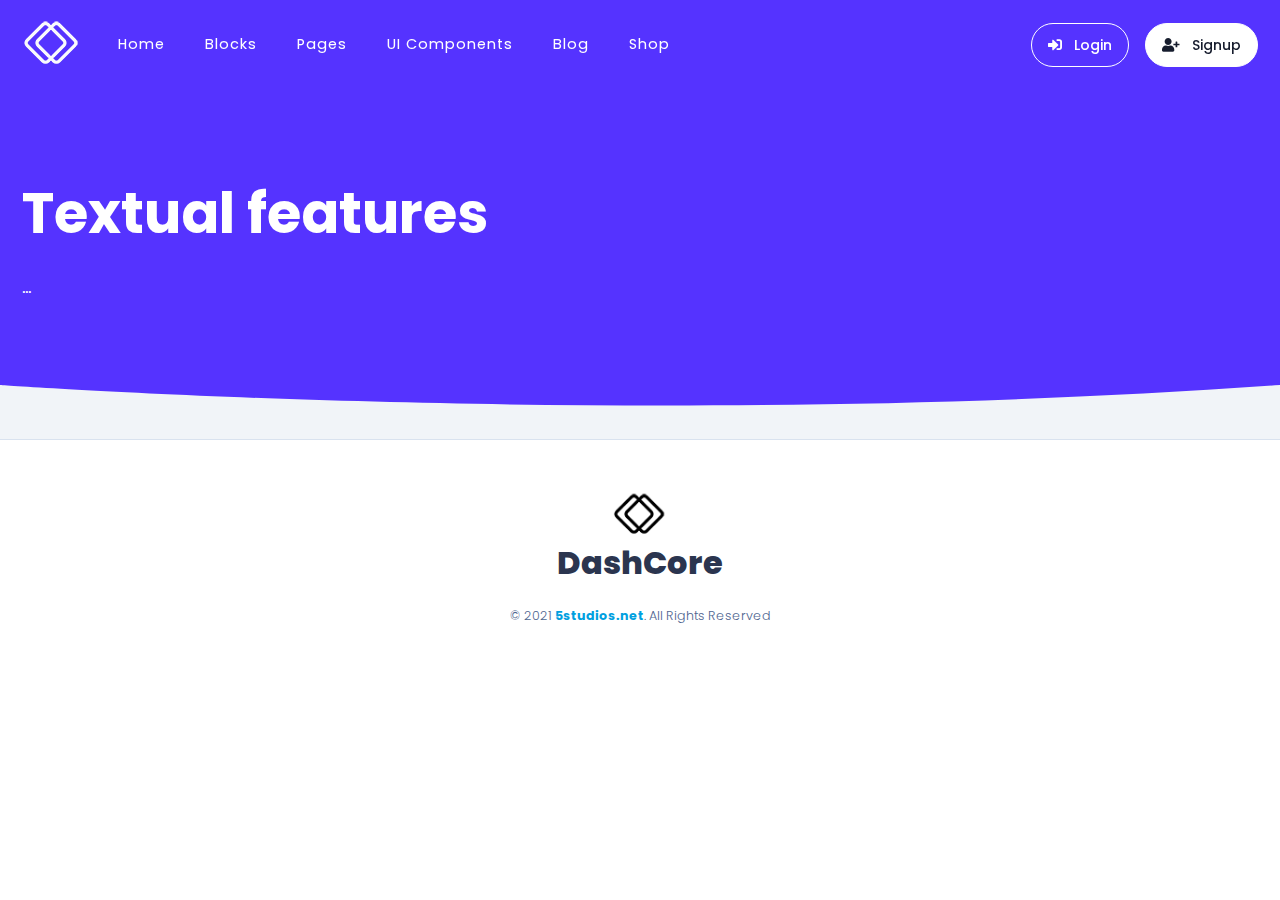
<file: blocks/feature-textual.html>
<!doctype html>
<html lang="en">

<head>
    <meta charset="utf-8">
    <!--[if IE]><meta http-equiv="X-UA-Compatible" content="IE=edge" /><![endif]-->
    <meta name="description" content="">
    <meta name="viewport" content="width=device-width,initial-scale=1"><!-- Place ../favicon.ico in the root directory -->
    <link rel="apple-touch-icon" href="../apple-touch-icon.png">
    <link rel="icon" href="../favicon.ico">
    <link href="https://fonts.googleapis.com/css?family=Poppins:100,300,400,500,700,900" rel="stylesheet">
    <link href="https://fonts.googleapis.com/css?family=Caveat" rel="stylesheet">
    <title>DashCore - Premium Software & Startup HTML</title><!-- themeforest:css -->
    <link rel="stylesheet" href="../css/fontawesome.css">
    <link rel="stylesheet" href="../css/aos.css">
    <link rel="stylesheet" href="../css/cookieconsent.min.css">
    <link rel="stylesheet" href="../css/magnific-popup.css">
    <link rel="stylesheet" href="../css/odometer-theme-minimal.css">
    <link rel="stylesheet" href="../css/prism-okaidia.css">
    <link rel="stylesheet" href="../css/simplebar.css">
    <link rel="stylesheet" href="../css/smart_wizard_all.css">
    <link rel="stylesheet" href="../css/swiper-bundle.css">
    <link rel="stylesheet" href="../css/dashcore.css">
    <link rel="stylesheet" href="../css/rtl.css">
    <link rel="stylesheet" href="../css/demo.css">
    <!-- endinject -->
</head>

<body>
    <!--[if lt IE 8]>
<p class="browserupgrade">You are using an <strong>outdated</strong> browser. Please <a href="http://browsehappy.com/">upgrade your browser</a> to improve your experience.</p>
<![endif]-->
    <!-- ./Making stripe menu navigation -->
    <nav class="st-nav navbar main-nav navigation fixed-top" id="main-nav">
        <div class="container">
            <ul class="st-nav-menu nav navbar-nav">
                <li class="st-nav-section nav-item"><a href="#main" class="navbar-brand"><img src="../img/logo.png" alt="Dashcore" class="logo logo-sticky d-inline-block d-md-none"> <img src="../img/logo-light.png" alt="Dashcore" class="logo d-none d-md-inline-block"></a></li>
                <li class="st-nav-section st-nav-primary nav-item"><a class="st-root-link nav-link" href="../index.html">Home</a> <a class="st-root-link item-products st-has-dropdown nav-link" data-dropdown="blocks">Blocks</a> <a class="st-root-link item-products st-has-dropdown nav-link" data-dropdown="pages">Pages</a> <a class="st-root-link item-company st-has-dropdown nav-link" data-dropdown="components">UI Components</a> <a class="st-root-link item-blog st-has-dropdown nav-link" data-dropdown="blog">Blog</a> <a class="st-root-link item-shop st-has-dropdown nav-link" href="../shop/" data-dropdown="shop">Shop</a></li>
                <li class="st-nav-section st-nav-secondary nav-item"><a class="btn btn-rounded btn-outline me-3 px-3" href="../login.html" target="_blank"><i class="fas fa-sign-in-alt d-none d-md-inline me-md-0 me-lg-2"></i> <span class="d-md-none d-lg-inline">Login</span> </a><a class="btn btn-rounded btn-solid px-3" href="../signup.html" target="_blank"><i class="fas fa-user-plus d-none d-md-inline me-md-0 me-lg-2"></i> <span class="d-md-none d-lg-inline">Signup</span></a></li><!-- Mobile Navigation -->
                <li class="st-nav-section st-nav-mobile nav-item"><button class="st-root-link navbar-toggler" type="button"><span class="icon-bar"></span> <span class="icon-bar"></span> <span class="icon-bar"></span></button>
                    <div class="st-popup">
                        <div class="st-popup-container"><a class="st-popup-close-button">Close</a>
                            <div class="st-dropdown-content-group">
                                <h4 class="text-uppercase regular">Pages</h4><a class="regular text-primary" href="../about.html"><i class="far fa-building me-2"></i> About </a><a class="regular text-success" href="../contact.html"><i class="far fa-envelope me-2"></i> Contact </a><a class="regular text-warning" href="../pricing.html"><i class="fas fa-hand-holding-usd me-2"></i> Pricing </a><a class="regular text-info" href="../faqs.html"><i class="far fa-question-circle me-2"></i> FAQs</a>
                            </div>
                            <div class="st-dropdown-content-group border-top bw-2">
                                <h4 class="text-uppercase regular">Components</h4>
                                <div class="row">
                                    <div class="col me-4"><a target="_blank" href="../components/alert.html">Alerts</a> <a target="_blank" href="../components/badge.html">Badges</a> <a target="_blank" href="../components/button.html">Buttons</a> <a target="_blank" href="../components/color.html">Colors</a> <a target="_blank" href="../components/accordion.html">Accordion</a> <a target="_blank" href="../components/cookie-law.html">Cookielaw</a></div>
                                    <div class="col me-4"><a target="_blank" href="../components/overlay.html">Overlay</a> <a target="_blank" href="../components/progress.html">Progress</a> <a target="_blank" href="../components/lightbox.html">Lightbox</a> <a target="_blank" href="../components/tab.html">Tabs</a> <a target="_blank" href="../components/tables.html">Tables</a> <a target="_blank" href="../components/typography.html">Typography</a></div>
                                </div>
                            </div>
                            <div class="st-dropdown-content-group bg-light b-t"><a href="../login.html">Sign in <i class="fas fa-arrow-right"></i></a></div>
                        </div>
                    </div>
                </li>
            </ul>
        </div>
        <div class="st-dropdown-root">
            <div class="st-dropdown-bg">
                <div class="st-alt-bg"></div>
            </div>
            <div class="st-dropdown-arrow"></div>
            <div class="st-dropdown-container">
                <div class="st-dropdown-section" data-dropdown="blocks">
                    <div class="st-dropdown-content">
                        <div class="st-dropdown-content-group">
                            <div class="row">
                                <div class="col me-4"><a class="dropdown-item" target="_blank" href="../blocks/call-to-action.html">Call to actions</a> <a class="dropdown-item" target="_blank" href="../blocks/contact.html">Contact</a> <a class="dropdown-item" target="_blank" href="../blocks/counter.html">Counters</a> <a class="dropdown-item" target="_blank" href="../blocks/faqs.html">FAQs</a></div>
                                <div class="col me-4"><a class="dropdown-item" target="_blank" href="../blocks/footer.html">Footers</a> <a class="dropdown-item" target="_blank" href="../blocks/form.html">Forms</a> <a class="dropdown-item" target="_blank" href="../blocks/navbar.html">Navbar</a> <a class="dropdown-item" target="_blank" href="../blocks/navigation.html">Navigation</a></div>
                                <div class="col"><a class="dropdown-item" target="_blank" href="../blocks/pricing.html">Pricing</a> <a class="dropdown-item" target="_blank" href="../blocks/slider.html">Sliders</a> <a class="dropdown-item" target="_blank" href="../blocks/team.html">Team</a> <a class="dropdown-item" target="_blank" href="../blocks/testimonial.html">Testimonials</a></div>
                            </div>
                        </div>
                        <div class="st-dropdown-content-group">
                            <h3 class="link-title"><i class="fas fa-long-arrow-alt-right icon"></i> Coming soon</h3>
                            <div class="ms-5"><span class="dropdown-item text-secondary">Dividers </span><span class="dropdown-item text-secondary">Gallery </span><span class="dropdown-item text-secondary">Screenshots</span></div>
                        </div>
                    </div>
                </div>
                <div class="st-dropdown-section" data-dropdown="pages">
                    <div class="st-dropdown-content">
                        <div class="st-dropdown-content-group">
                            <div class="mb-4">
                                <h3 class="text-darker light text-nowrap"><span class="bold regular">Useful pages</span> you'll need</h3>
                                <p class="text-secondary mt-0">Get a complete design stack</p>
                            </div>
                            <div class="row">
                                <div class="col">
                                    <ul class="me-4">
                                        <li>
                                            <h4 class="text-uppercase regular">Error</h4>
                                        </li>
                                        <li><a target="_blank" href="../403.html">403 Error</a></li>
                                        <li><a target="_blank" href="../404.html">404 Error</a></li>
                                        <li><a target="_blank" href="../500.html">500 Error</a></li>
                                    </ul>
                                </div>
                                <div class="col">
                                    <ul class="me-4">
                                        <li>
                                            <h4 class="text-uppercase regular">User</h4>
                                        </li>
                                        <li><a target="_blank" href="../login.html">Login</a></li>
                                        <li><a target="_blank" href="../register.html">Register</a></li>
                                        <li><a target="_blank" href="../forgot.html">Forgot</a></li>
                                    </ul>
                                </div>
                                <div class="col">
                                    <ul>
                                        <li>
                                            <h4 class="text-uppercase regular">Extra</h4>
                                        </li>
                                        <li><a target="_blank" href="../pricing.html">Pricing</a></li>
                                        <li><a target="_blank" href="../terms.html">Terms</a></li>
                                        <li><a target="_blank" href="../faqs.html">FAQ</a></li>
                                    </ul>
                                </div>
                            </div>
                        </div>
                        <div class="st-dropdown-content-group"><a class="dropdown-item bold" href="../about.html"><i class="far fa-building icon"></i> About </a><a class="dropdown-item bold" href="../contact.html"><i class="far fa-envelope icon"></i> Contact </a><a class="dropdown-item bold" href="../pricing.html"><i class="fas fa-hand-holding-usd icon"></i> Pricing</a></div>
                    </div>
                </div>
                <div class="st-dropdown-section" data-dropdown="components">
                    <div class="st-dropdown-content">
                        <div class="st-dropdown-content-group"><a class="dropdown-item" target="_blank" href="../components/color.html">
                                <div class="d-flex align-items-center mb-3">
                                    <div class="bg-dark text-contrast icon-md center-flex rounded-circle me-2"><i class="fas fa-palette"></i></div>
                                    <div class="flex-fill">
                                        <h3 class="link-title m-0">Colors</h3>
                                        <p class="m-0 text-secondary">Get to know DashCore color options</p>
                                    </div>
                                </div>
                            </a><a class="dropdown-item" target="_blank" href="../components/form-controls.html">
                                <div class="d-flex align-items-center mb-3">
                                    <div class="bg-secondary text-contrast icon-md center-flex rounded-circle me-2"><i class="fab fa-wpforms"></i></div>
                                    <div class="flex-fill">
                                        <h3 class="link-title m-0">Forms</h3>
                                        <p class="m-0 text-secondary">All forms elements</p>
                                    </div>
                                </div>
                            </a><a class="dropdown-item" target="_blank" href="../components/accordion.html">
                                <div class="d-flex align-items-center mb-3">
                                    <div class="bg-success text-contrast icon-md center-flex rounded-circle me-2"><i class="fas fa-bars"></i></div>
                                    <div class="flex-fill">
                                        <h3 class="link-title m-0">Accordion</h3>
                                        <p class="m-0 text-secondary">Useful accordion elements</p>
                                    </div>
                                </div>
                            </a><a class="dropdown-item" target="_blank" href="../components/cookie-law.html">
                                <div class="d-flex align-items-center mb-4">
                                    <div class="bg-info text-contrast icon-md center-flex rounded-circle me-2"><i class="fas fa-cookie-bite"></i></div>
                                    <div class="flex-fill">
                                        <h3 class="link-title m-0">CookieLaw</h3>
                                        <p class="m-0 text-secondary">Comply with the hideous EU Cookie Law</p>
                                    </div>
                                </div>
                            </a>
                            <h4 class="text-uppercase regular">Huge components list</h4>
                            <div class="row">
                                <div class="col me-4"><a class="dropdown-item" target="_blank" href="../components/alert.html">Alerts</a> <a class="dropdown-item" target="_blank" href="../components/badge.html">Badges</a> <a class="dropdown-item" target="_blank" href="../components/button.html">Buttons</a></div>
                                <div class="col me-4"><a class="dropdown-item" target="_blank" href="../components/overlay.html">Overlay</a> <a class="dropdown-item" target="_blank" href="../components/progress.html">Progress</a> <a class="dropdown-item" target="_blank" href="../components/lightbox.html">Lightbox</a></div>
                                <div class="col me-4"><a class="dropdown-item" target="_blank" href="../components/tab.html">Tabs</a> <a class="dropdown-item" target="_blank" href="../components/tables.html">Tables</a> <a class="dropdown-item" target="_blank" href="../components/typography.html">Typography</a></div>
                            </div>
                        </div>
                        <div class="st-dropdown-content-group"><a class="dropdown-item" target="_blank" href="../components/wizard.html">Wizard </a><span class="dropdown-item d-flex align-items-center text-muted">Timeline <i class="fas fa-ban ms-auto"></i> </span><span class="dropdown-item d-flex align-items-center text-muted">Process <i class="fas fa-ban ms-auto"></i></span></div>
                    </div>
                </div>
                <div class="st-dropdown-section" data-dropdown="blog">
                    <div class="st-dropdown-content">
                        <div class="st-dropdown-content-group">
                            <div class="row">
                                <div class="col me-4">
                                    <h4 class="regular text-uppercase">Full width</h4><a class="dropdown-item" target="_blank" href="../blog/blog-post.html">Single post</a> <a class="dropdown-item" target="_blank" href="../blog/blog-grid.html">Posts Grid</a>
                                </div>
                                <div class="col me-4">
                                    <h4 class="regular text-uppercase">Sidebar left</h4><a class="dropdown-item" target="_blank" href="../blog/blog-post-sidebar-left.html">Single post</a> <a class="dropdown-item" target="_blank" href="../blog/blog-grid-sidebar-left.html">Posts Grid</a>
                                </div>
                                <div class="col me-4">
                                    <h4 class="regular text-uppercase">Sidebar right</h4><a class="dropdown-item" target="_blank" href="../blog/blog-post-sidebar-right.html">Single post</a> <a class="dropdown-item" target="_blank" href="../blog/blog-grid-sidebar-right.html">Posts Grid</a>
                                </div>
                            </div>
                        </div>
                    </div>
                </div>
                <div class="st-dropdown-section" data-dropdown="shop">
                    <div class="st-dropdown-content">
                        <div class="st-dropdown-content-group"><a class="dropdown-item mb-4" target="_blank" href="../shop/">
                                <div class="d-flex align-items-center">
                                    <div class="bg-success text-contrast icon-md center-flex rounded-circle me-2"><i class="fas fa-shopping-basket"></i></div>
                                    <div class="flex-fill">
                                        <h3 class="link-title m-0">Home</h3>
                                        <p class="m-0 text-secondary">Online store home with an outstanding UX</p>
                                    </div>
                                </div>
                            </a><a class="dropdown-item" target="_blank" href="../shop/cart.html">
                                <div class="d-flex align-items-center">
                                    <div class="bg-info text-contrast icon-md center-flex rounded-circle me-2"><i class="fas fa-shopping-cart"></i></div>
                                    <div class="flex-fill">
                                        <h3 class="link-title m-0">Cart</h3>
                                        <p class="m-0 text-secondary">Online store shopping cart</p>
                                    </div>
                                </div>
                            </a></div>
                        <div class="st-dropdown-content-group">
                            <h3 class="link-title"><i class="fas fa-money-check-alt icon"></i> Checkout</h3>
                            <div class="ms-5"><a class="dropdown-item text-secondary" target="_blank" href="../shop/checkout-customer.html">Customer <i class="fas fa-angle-right ms-2"></i> </a><a class="dropdown-item text-secondary" target="_blank" href="../shop/checkout-shipping.html">Shipping Information <i class="fas fa-angle-right ms-2"></i> </a><a class="dropdown-item text-secondary" target="_blank" href="../shop/checkout-payment.html">Payment Methods <i class="fas fa-angle-right ms-2"></i> </a><a class="dropdown-item text-secondary" target="_blank" href="../shop/checkout-confirmation.html">Order Review <i class="fas fa-angle-right ms-2"></i></a></div>
                        </div>
                    </div>
                </div>
            </div>
        </div>
    </nav>
    <main class="overflow-hidden">
        <header class="page header text-contrast bg-primary">
            <div class="container">
                <div class="row">
                    <div class="col-md-6">
                        <h1 class="bold display-md-4 text-contrast mb-4">Textual features</h1>
                        <p class="lead text-contrast">...</p>
                    </div>
                </div>
            </div>
        </header>
        <div class="position-relative">
            <div class="shape-divider shape-divider-bottom shape-divider-fluid-x text-light"><svg viewBox="0 0 2880 48" xmlns="http://www.w3.org/2000/svg">
                    <path d="M0 48H1437.5H2880V0H2160C1442.5 52 720 0 720 0H0V48Z"></path>
                </svg></div>
        </div>
        <div class="container-fluid py-3 demo-blocks"></div>
        <footer class="site-footer section text-center b-t">
            <div class="container py-5">
                <div class="row align-items-center">
                    <div class="col-md-6 text-center mx-auto"><img src="../img/logo.png" alt="" class="logo">
                        <h2 class="extra-bold text-dark mb-4">DashCore</h2>
                        <p class="mt-2 mb-0 text-secondary small">© 2021 <a class="brand bold" target="_blank" href="https://5studios.net">5studios.net</a>. All Rights Reserved</p>
                    </div>
                </div>
            </div>
        </footer>
    </main><!-- themeforest:js -->
    <script src="../js/jquery.js"></script>
    <script src="../js/bootstrap.bundle.js"></script>
    <script src="../js/card.js"></script>
    <script src="../js/counterup2.js"></script>
    <script src="../js/noise.js"></script>
    <script src="../js/noframework.waypoints.js"></script>
    <script src="../js/odometer.js"></script>
    <script src="../js/prism.js"></script>
    <script src="../js/simplebar.js"></script>
    <script src="../js/swiper-bundle.js"></script>
    <script src="../js/jquery.easing.js"></script>
    <script src="../js/jquery.validate.js"></script>
    <script src="../js/jquery.smartWizard.js"></script>
    <script src="../js/feather.js"></script>
    <script src="../js/aos.js"></script>
    <script src="../js/typed.js"></script>
    <script src="../js/jquery.magnific-popup.js"></script>
    <script src="../js/cookieconsent.js"></script>
    <script src="../js/jquery.animatebar.js"></script>
    <script src="../js/common.js"></script>
    <script src="../js/forms.js"></script>
    <script src="../js/stripe-bubbles.js"></script>
    <script src="../js/stripe-menu.js"></script>
    <script src="../js/credit-card.js"></script>
    <script src="../js/pricing.js"></script>
    <script src="../js/shop.js"></script>
    <script src="../js/svg.js"></script>
    <script src="../js/site.js"></script>
    <script src="../js/wizards.js"></script>
    <script src="../js/cookie-consent-util.js"></script>
    <script src="../js/cookie-consent-themes.js"></script>
    <script src="../js/cookie-consent-custom-css.js"></script>
    <script src="../js/cookie-consent-informational.js"></script>
    <script src="../js/cookie-consent-opt-out.js"></script>
    <script src="../js/cookie-consent-opt-in.js"></script>
    <script src="../js/cookie-consent-location.js"></script>
    <script src="../js/demo.js"></script>
    <!-- endinject -->
</body>

</html>
</file>
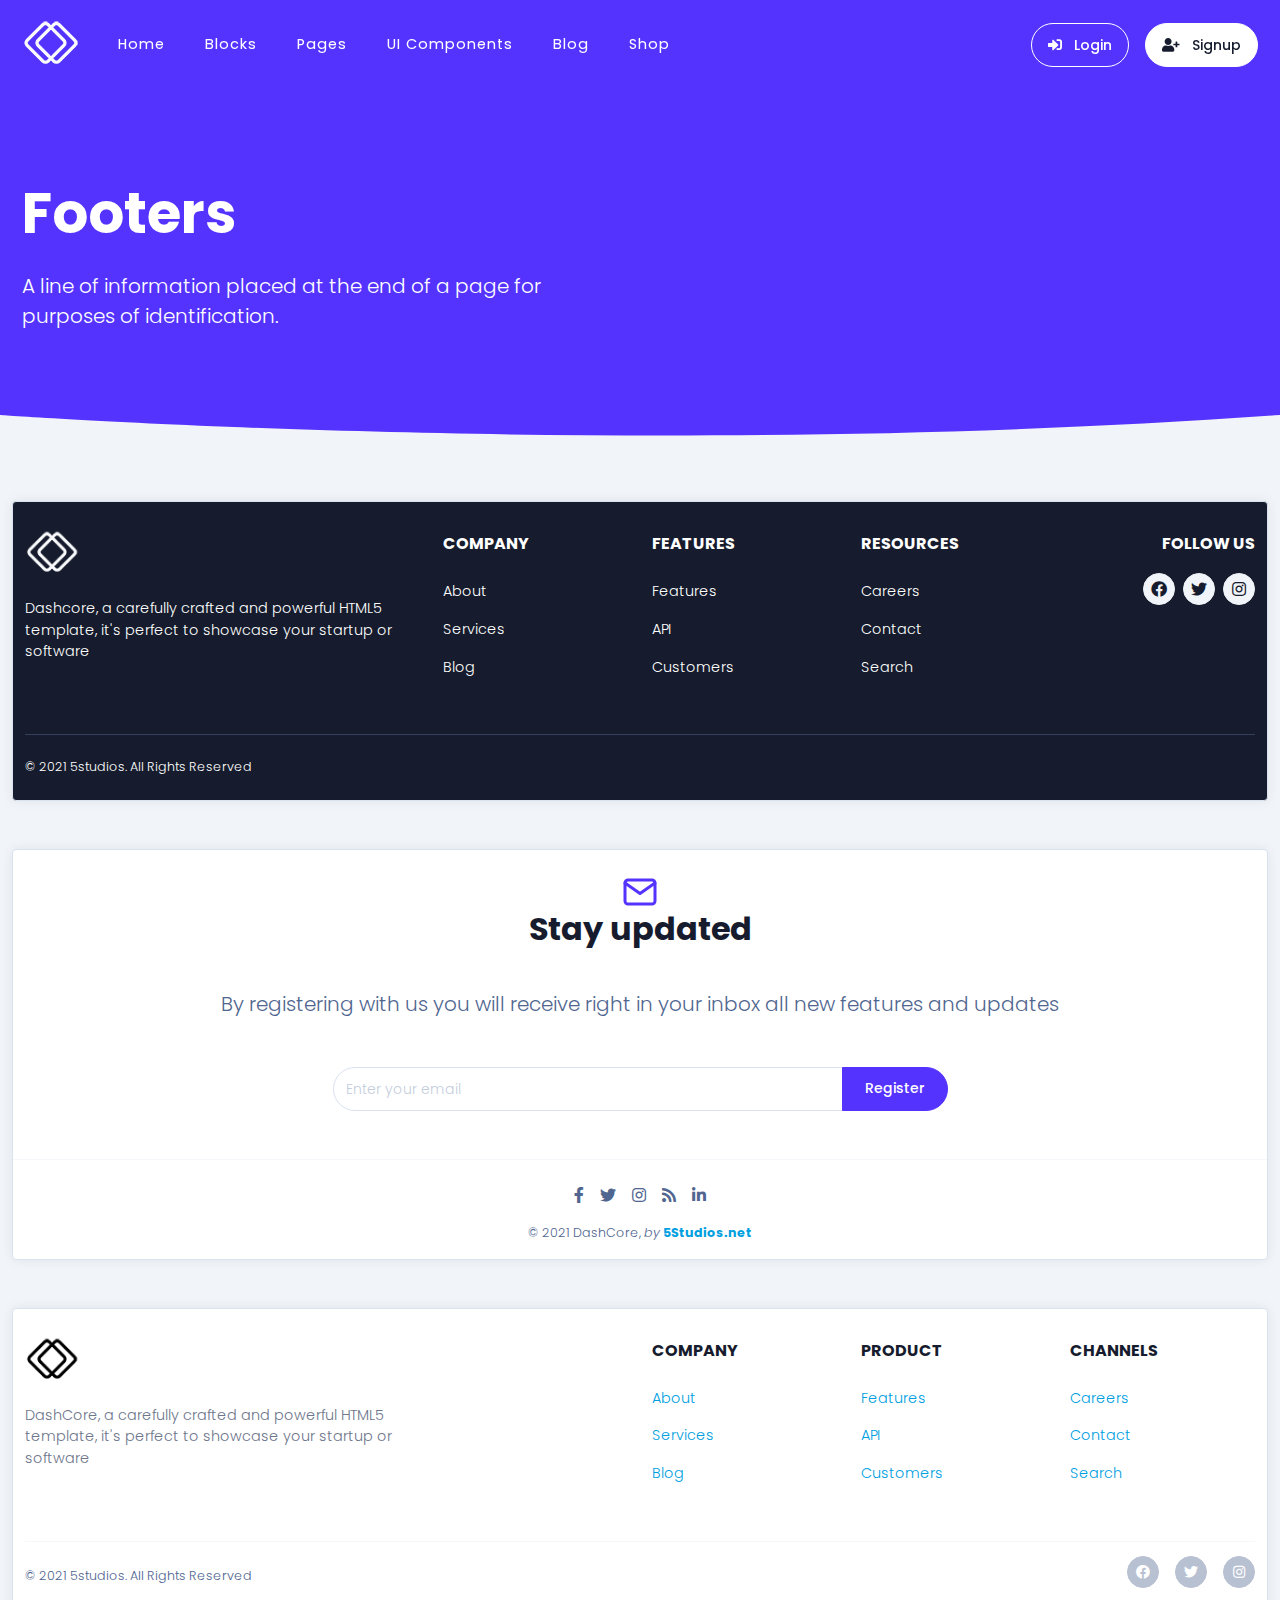
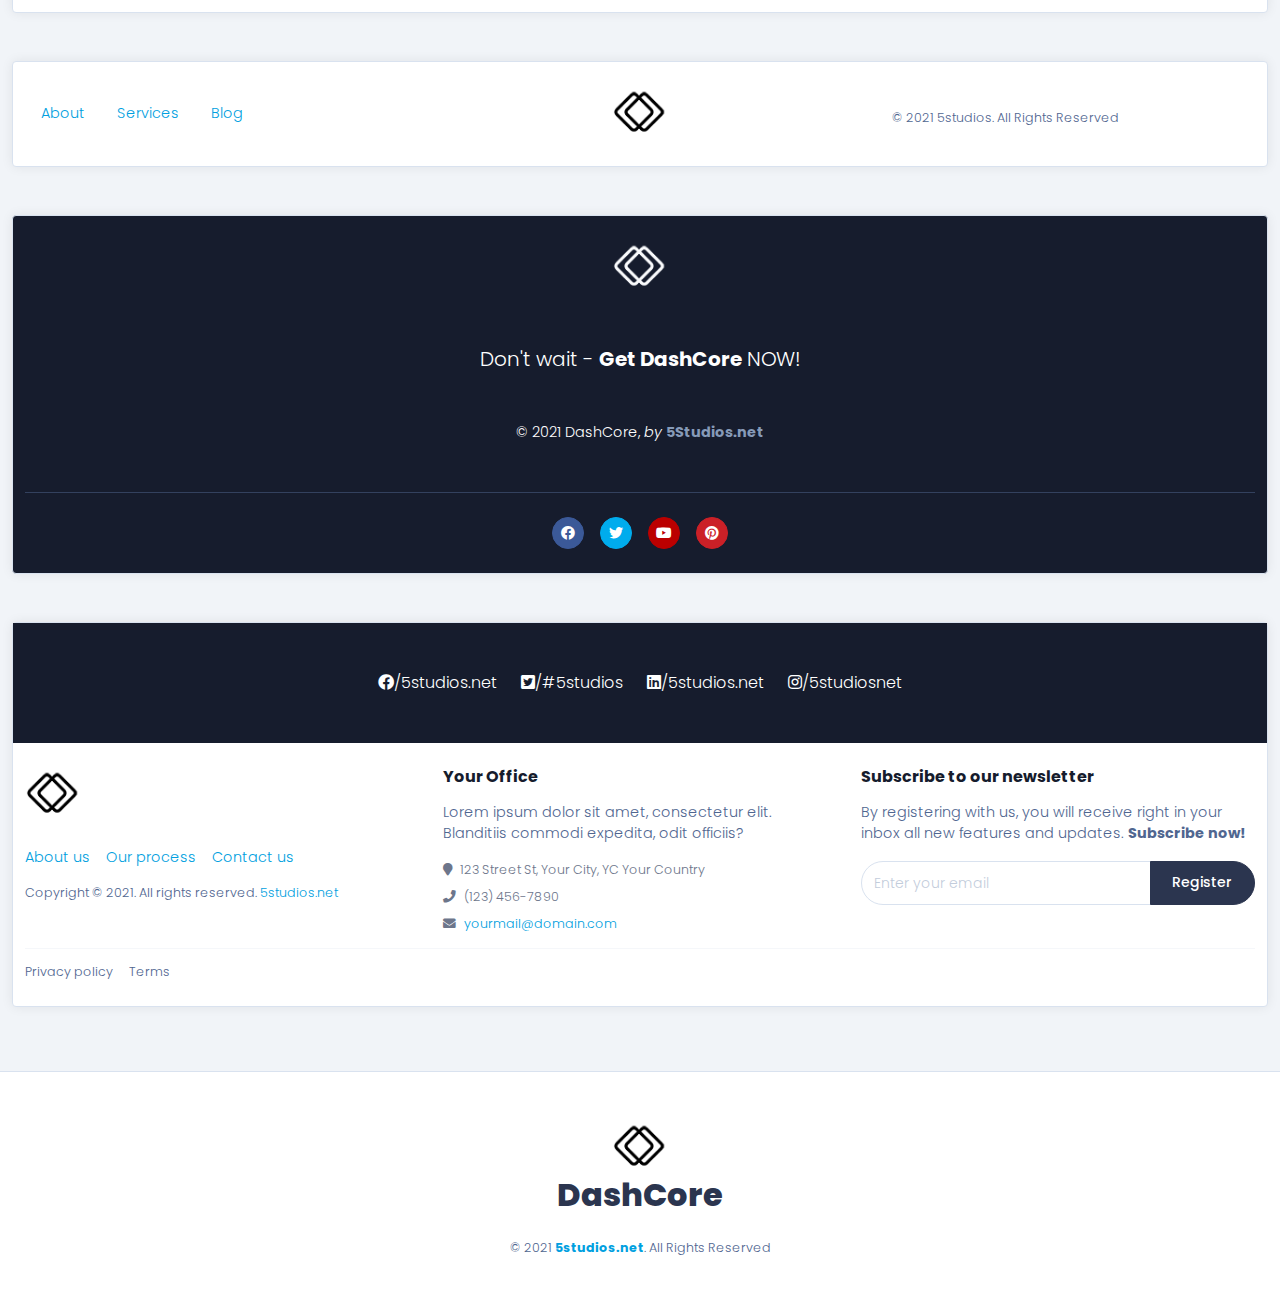
<file: blocks/footer.html>
<!doctype html>
<html lang="en">

<head>
    <meta charset="utf-8">
    <!--[if IE]><meta http-equiv="X-UA-Compatible" content="IE=edge" /><![endif]-->
    <meta name="description" content="">
    <meta name="viewport" content="width=device-width,initial-scale=1"><!-- Place ../favicon.ico in the root directory -->
    <link rel="apple-touch-icon" href="../apple-touch-icon.png">
    <link rel="icon" href="../favicon.ico">
    <link href="https://fonts.googleapis.com/css?family=Poppins:100,300,400,500,700,900" rel="stylesheet">
    <link href="https://fonts.googleapis.com/css?family=Caveat" rel="stylesheet">
    <title>DashCore - Premium Software & Startup HTML</title><!-- themeforest:css -->
    <link rel="stylesheet" href="../css/fontawesome.css">
    <link rel="stylesheet" href="../css/aos.css">
    <link rel="stylesheet" href="../css/cookieconsent.min.css">
    <link rel="stylesheet" href="../css/magnific-popup.css">
    <link rel="stylesheet" href="../css/odometer-theme-minimal.css">
    <link rel="stylesheet" href="../css/prism-okaidia.css">
    <link rel="stylesheet" href="../css/simplebar.css">
    <link rel="stylesheet" href="../css/smart_wizard_all.css">
    <link rel="stylesheet" href="../css/swiper-bundle.css">
    <link rel="stylesheet" href="../css/dashcore.css">
    <link rel="stylesheet" href="../css/rtl.css">
    <link rel="stylesheet" href="../css/demo.css">
    <!-- endinject -->
</head>

<body>
    <!--[if lt IE 8]>
<p class="browserupgrade">You are using an <strong>outdated</strong> browser. Please <a href="http://browsehappy.com/">upgrade your browser</a> to improve your experience.</p>
<![endif]-->
    <!-- ./Making stripe menu navigation -->
    <nav class="st-nav navbar main-nav navigation fixed-top" id="main-nav">
        <div class="container">
            <ul class="st-nav-menu nav navbar-nav">
                <li class="st-nav-section nav-item"><a href="#main" class="navbar-brand"><img src="../img/logo.png" alt="Dashcore" class="logo logo-sticky d-inline-block d-md-none"> <img src="../img/logo-light.png" alt="Dashcore" class="logo d-none d-md-inline-block"></a></li>
                <li class="st-nav-section st-nav-primary nav-item"><a class="st-root-link nav-link" href="../index.html">Home</a> <a class="st-root-link item-products st-has-dropdown nav-link" data-dropdown="blocks">Blocks</a> <a class="st-root-link item-products st-has-dropdown nav-link" data-dropdown="pages">Pages</a> <a class="st-root-link item-company st-has-dropdown nav-link" data-dropdown="components">UI Components</a> <a class="st-root-link item-blog st-has-dropdown nav-link" data-dropdown="blog">Blog</a> <a class="st-root-link item-shop st-has-dropdown nav-link" href="../shop/" data-dropdown="shop">Shop</a></li>
                <li class="st-nav-section st-nav-secondary nav-item"><a class="btn btn-rounded btn-outline me-3 px-3" href="../login.html" target="_blank"><i class="fas fa-sign-in-alt d-none d-md-inline me-md-0 me-lg-2"></i> <span class="d-md-none d-lg-inline">Login</span> </a><a class="btn btn-rounded btn-solid px-3" href="../signup.html" target="_blank"><i class="fas fa-user-plus d-none d-md-inline me-md-0 me-lg-2"></i> <span class="d-md-none d-lg-inline">Signup</span></a></li><!-- Mobile Navigation -->
                <li class="st-nav-section st-nav-mobile nav-item"><button class="st-root-link navbar-toggler" type="button"><span class="icon-bar"></span> <span class="icon-bar"></span> <span class="icon-bar"></span></button>
                    <div class="st-popup">
                        <div class="st-popup-container"><a class="st-popup-close-button">Close</a>
                            <div class="st-dropdown-content-group">
                                <h4 class="text-uppercase regular">Pages</h4><a class="regular text-primary" href="../about.html"><i class="far fa-building me-2"></i> About </a><a class="regular text-success" href="../contact.html"><i class="far fa-envelope me-2"></i> Contact </a><a class="regular text-warning" href="../pricing.html"><i class="fas fa-hand-holding-usd me-2"></i> Pricing </a><a class="regular text-info" href="../faqs.html"><i class="far fa-question-circle me-2"></i> FAQs</a>
                            </div>
                            <div class="st-dropdown-content-group border-top bw-2">
                                <h4 class="text-uppercase regular">Components</h4>
                                <div class="row">
                                    <div class="col me-4"><a target="_blank" href="../components/alert.html">Alerts</a> <a target="_blank" href="../components/badge.html">Badges</a> <a target="_blank" href="../components/button.html">Buttons</a> <a target="_blank" href="../components/color.html">Colors</a> <a target="_blank" href="../components/accordion.html">Accordion</a> <a target="_blank" href="../components/cookie-law.html">Cookielaw</a></div>
                                    <div class="col me-4"><a target="_blank" href="../components/overlay.html">Overlay</a> <a target="_blank" href="../components/progress.html">Progress</a> <a target="_blank" href="../components/lightbox.html">Lightbox</a> <a target="_blank" href="../components/tab.html">Tabs</a> <a target="_blank" href="../components/tables.html">Tables</a> <a target="_blank" href="../components/typography.html">Typography</a></div>
                                </div>
                            </div>
                            <div class="st-dropdown-content-group bg-light b-t"><a href="../login.html">Sign in <i class="fas fa-arrow-right"></i></a></div>
                        </div>
                    </div>
                </li>
            </ul>
        </div>
        <div class="st-dropdown-root">
            <div class="st-dropdown-bg">
                <div class="st-alt-bg"></div>
            </div>
            <div class="st-dropdown-arrow"></div>
            <div class="st-dropdown-container">
                <div class="st-dropdown-section" data-dropdown="blocks">
                    <div class="st-dropdown-content">
                        <div class="st-dropdown-content-group">
                            <div class="row">
                                <div class="col me-4"><a class="dropdown-item" target="_blank" href="../blocks/call-to-action.html">Call to actions</a> <a class="dropdown-item" target="_blank" href="../blocks/contact.html">Contact</a> <a class="dropdown-item" target="_blank" href="../blocks/counter.html">Counters</a> <a class="dropdown-item" target="_blank" href="../blocks/faqs.html">FAQs</a></div>
                                <div class="col me-4"><a class="dropdown-item" target="_blank" href="../blocks/footer.html">Footers</a> <a class="dropdown-item" target="_blank" href="../blocks/form.html">Forms</a> <a class="dropdown-item" target="_blank" href="../blocks/navbar.html">Navbar</a> <a class="dropdown-item" target="_blank" href="../blocks/navigation.html">Navigation</a></div>
                                <div class="col"><a class="dropdown-item" target="_blank" href="../blocks/pricing.html">Pricing</a> <a class="dropdown-item" target="_blank" href="../blocks/slider.html">Sliders</a> <a class="dropdown-item" target="_blank" href="../blocks/team.html">Team</a> <a class="dropdown-item" target="_blank" href="../blocks/testimonial.html">Testimonials</a></div>
                            </div>
                        </div>
                        <div class="st-dropdown-content-group">
                            <h3 class="link-title"><i class="fas fa-long-arrow-alt-right icon"></i> Coming soon</h3>
                            <div class="ms-5"><span class="dropdown-item text-secondary">Dividers </span><span class="dropdown-item text-secondary">Gallery </span><span class="dropdown-item text-secondary">Screenshots</span></div>
                        </div>
                    </div>
                </div>
                <div class="st-dropdown-section" data-dropdown="pages">
                    <div class="st-dropdown-content">
                        <div class="st-dropdown-content-group">
                            <div class="mb-4">
                                <h3 class="text-darker light text-nowrap"><span class="bold regular">Useful pages</span> you'll need</h3>
                                <p class="text-secondary mt-0">Get a complete design stack</p>
                            </div>
                            <div class="row">
                                <div class="col">
                                    <ul class="me-4">
                                        <li>
                                            <h4 class="text-uppercase regular">Error</h4>
                                        </li>
                                        <li><a target="_blank" href="../403.html">403 Error</a></li>
                                        <li><a target="_blank" href="../404.html">404 Error</a></li>
                                        <li><a target="_blank" href="../500.html">500 Error</a></li>
                                    </ul>
                                </div>
                                <div class="col">
                                    <ul class="me-4">
                                        <li>
                                            <h4 class="text-uppercase regular">User</h4>
                                        </li>
                                        <li><a target="_blank" href="../login.html">Login</a></li>
                                        <li><a target="_blank" href="../register.html">Register</a></li>
                                        <li><a target="_blank" href="../forgot.html">Forgot</a></li>
                                    </ul>
                                </div>
                                <div class="col">
                                    <ul>
                                        <li>
                                            <h4 class="text-uppercase regular">Extra</h4>
                                        </li>
                                        <li><a target="_blank" href="../pricing.html">Pricing</a></li>
                                        <li><a target="_blank" href="../terms.html">Terms</a></li>
                                        <li><a target="_blank" href="../faqs.html">FAQ</a></li>
                                    </ul>
                                </div>
                            </div>
                        </div>
                        <div class="st-dropdown-content-group"><a class="dropdown-item bold" href="../about.html"><i class="far fa-building icon"></i> About </a><a class="dropdown-item bold" href="../contact.html"><i class="far fa-envelope icon"></i> Contact </a><a class="dropdown-item bold" href="../pricing.html"><i class="fas fa-hand-holding-usd icon"></i> Pricing</a></div>
                    </div>
                </div>
                <div class="st-dropdown-section" data-dropdown="components">
                    <div class="st-dropdown-content">
                        <div class="st-dropdown-content-group"><a class="dropdown-item" target="_blank" href="../components/color.html">
                                <div class="d-flex align-items-center mb-3">
                                    <div class="bg-dark text-contrast icon-md center-flex rounded-circle me-2"><i class="fas fa-palette"></i></div>
                                    <div class="flex-fill">
                                        <h3 class="link-title m-0">Colors</h3>
                                        <p class="m-0 text-secondary">Get to know DashCore color options</p>
                                    </div>
                                </div>
                            </a><a class="dropdown-item" target="_blank" href="../components/form-controls.html">
                                <div class="d-flex align-items-center mb-3">
                                    <div class="bg-secondary text-contrast icon-md center-flex rounded-circle me-2"><i class="fab fa-wpforms"></i></div>
                                    <div class="flex-fill">
                                        <h3 class="link-title m-0">Forms</h3>
                                        <p class="m-0 text-secondary">All forms elements</p>
                                    </div>
                                </div>
                            </a><a class="dropdown-item" target="_blank" href="../components/accordion.html">
                                <div class="d-flex align-items-center mb-3">
                                    <div class="bg-success text-contrast icon-md center-flex rounded-circle me-2"><i class="fas fa-bars"></i></div>
                                    <div class="flex-fill">
                                        <h3 class="link-title m-0">Accordion</h3>
                                        <p class="m-0 text-secondary">Useful accordion elements</p>
                                    </div>
                                </div>
                            </a><a class="dropdown-item" target="_blank" href="../components/cookie-law.html">
                                <div class="d-flex align-items-center mb-4">
                                    <div class="bg-info text-contrast icon-md center-flex rounded-circle me-2"><i class="fas fa-cookie-bite"></i></div>
                                    <div class="flex-fill">
                                        <h3 class="link-title m-0">CookieLaw</h3>
                                        <p class="m-0 text-secondary">Comply with the hideous EU Cookie Law</p>
                                    </div>
                                </div>
                            </a>
                            <h4 class="text-uppercase regular">Huge components list</h4>
                            <div class="row">
                                <div class="col me-4"><a class="dropdown-item" target="_blank" href="../components/alert.html">Alerts</a> <a class="dropdown-item" target="_blank" href="../components/badge.html">Badges</a> <a class="dropdown-item" target="_blank" href="../components/button.html">Buttons</a></div>
                                <div class="col me-4"><a class="dropdown-item" target="_blank" href="../components/overlay.html">Overlay</a> <a class="dropdown-item" target="_blank" href="../components/progress.html">Progress</a> <a class="dropdown-item" target="_blank" href="../components/lightbox.html">Lightbox</a></div>
                                <div class="col me-4"><a class="dropdown-item" target="_blank" href="../components/tab.html">Tabs</a> <a class="dropdown-item" target="_blank" href="../components/tables.html">Tables</a> <a class="dropdown-item" target="_blank" href="../components/typography.html">Typography</a></div>
                            </div>
                        </div>
                        <div class="st-dropdown-content-group"><a class="dropdown-item" target="_blank" href="../components/wizard.html">Wizard </a><span class="dropdown-item d-flex align-items-center text-muted">Timeline <i class="fas fa-ban ms-auto"></i> </span><span class="dropdown-item d-flex align-items-center text-muted">Process <i class="fas fa-ban ms-auto"></i></span></div>
                    </div>
                </div>
                <div class="st-dropdown-section" data-dropdown="blog">
                    <div class="st-dropdown-content">
                        <div class="st-dropdown-content-group">
                            <div class="row">
                                <div class="col me-4">
                                    <h4 class="regular text-uppercase">Full width</h4><a class="dropdown-item" target="_blank" href="../blog/blog-post.html">Single post</a> <a class="dropdown-item" target="_blank" href="../blog/blog-grid.html">Posts Grid</a>
                                </div>
                                <div class="col me-4">
                                    <h4 class="regular text-uppercase">Sidebar left</h4><a class="dropdown-item" target="_blank" href="../blog/blog-post-sidebar-left.html">Single post</a> <a class="dropdown-item" target="_blank" href="../blog/blog-grid-sidebar-left.html">Posts Grid</a>
                                </div>
                                <div class="col me-4">
                                    <h4 class="regular text-uppercase">Sidebar right</h4><a class="dropdown-item" target="_blank" href="../blog/blog-post-sidebar-right.html">Single post</a> <a class="dropdown-item" target="_blank" href="../blog/blog-grid-sidebar-right.html">Posts Grid</a>
                                </div>
                            </div>
                        </div>
                    </div>
                </div>
                <div class="st-dropdown-section" data-dropdown="shop">
                    <div class="st-dropdown-content">
                        <div class="st-dropdown-content-group"><a class="dropdown-item mb-4" target="_blank" href="../shop/">
                                <div class="d-flex align-items-center">
                                    <div class="bg-success text-contrast icon-md center-flex rounded-circle me-2"><i class="fas fa-shopping-basket"></i></div>
                                    <div class="flex-fill">
                                        <h3 class="link-title m-0">Home</h3>
                                        <p class="m-0 text-secondary">Online store home with an outstanding UX</p>
                                    </div>
                                </div>
                            </a><a class="dropdown-item" target="_blank" href="../shop/cart.html">
                                <div class="d-flex align-items-center">
                                    <div class="bg-info text-contrast icon-md center-flex rounded-circle me-2"><i class="fas fa-shopping-cart"></i></div>
                                    <div class="flex-fill">
                                        <h3 class="link-title m-0">Cart</h3>
                                        <p class="m-0 text-secondary">Online store shopping cart</p>
                                    </div>
                                </div>
                            </a></div>
                        <div class="st-dropdown-content-group">
                            <h3 class="link-title"><i class="fas fa-money-check-alt icon"></i> Checkout</h3>
                            <div class="ms-5"><a class="dropdown-item text-secondary" target="_blank" href="../shop/checkout-customer.html">Customer <i class="fas fa-angle-right ms-2"></i> </a><a class="dropdown-item text-secondary" target="_blank" href="../shop/checkout-shipping.html">Shipping Information <i class="fas fa-angle-right ms-2"></i> </a><a class="dropdown-item text-secondary" target="_blank" href="../shop/checkout-payment.html">Payment Methods <i class="fas fa-angle-right ms-2"></i> </a><a class="dropdown-item text-secondary" target="_blank" href="../shop/checkout-confirmation.html">Order Review <i class="fas fa-angle-right ms-2"></i></a></div>
                        </div>
                    </div>
                </div>
            </div>
        </div>
    </nav>
    <main class="overflow-hidden">
        <header class="page header text-contrast bg-primary">
            <div class="container">
                <div class="row">
                    <div class="col-md-6">
                        <h1 class="bold display-md-4 text-contrast mb-4">Footers</h1>
                        <p class="lead text-contrast">A line of information placed at the end of a page for purposes of identification.</p>
                    </div>
                </div>
            </div>
        </header>
        <div class="position-relative">
            <div class="shape-divider shape-divider-bottom shape-divider-fluid-x text-light"><svg viewBox="0 0 2880 48" xmlns="http://www.w3.org/2000/svg">
                    <path d="M0 48H1437.5H2880V0H2160C1442.5 52 720 0 720 0H0V48Z"></path>
                </svg></div>
        </div>
        <div class="container-fluid py-3 demo-blocks">
            <!-- ./Footer - Five Columns -->
            <footer class="site-footer section bg-darker text-contrast block bg-contrast">
                <div class="container py-4">
                    <div class="row gap-y text-center text-md-start">
                        <div class="col-md-4 me-auto"><img src="../img/logo-light.png" alt="" class="logo">
                            <p>Dashcore, a carefully crafted and powerful HTML5 template, it's perfect to showcase your startup or software</p>
                        </div>
                        <div class="col-md-2">
                            <h6 class="bold py-2 text-contrast text-uppercase">Company</h6>
                            <nav class="nav flex-column"><a class="nav-item py-2 text-contrast" href="#">About</a> <a class="nav-item py-2 text-contrast" href="#">Services</a> <a class="nav-item py-2 text-contrast" href="#">Blog</a></nav>
                        </div>
                        <div class="col-md-2">
                            <h6 class="bold py-2 text-contrast text-uppercase">Features</h6>
                            <nav class="nav flex-column"><a class="nav-item py-2 text-contrast" href="#">Features</a> <a class="nav-item py-2 text-contrast" href="#">API</a> <a class="nav-item py-2 text-contrast" href="#">Customers</a></nav>
                        </div>
                        <div class="col-md-2">
                            <h6 class="bold py-2 text-contrast text-uppercase">Resources</h6>
                            <nav class="nav flex-column"><a class="nav-item py-2 text-contrast" href="#">Careers</a> <a class="nav-item py-2 text-contrast" href="#">Contact</a> <a class="nav-item py-2 text-contrast" href="#">Search</a></nav>
                        </div>
                        <div class="col-md-2">
                            <h6 class="bold py-2 text-contrast text-uppercase text-md-end">Follow us</h6>
                            <nav class="nav justify-content-end"><a href="#" class="btn btn-circle btn-sm btn-light me-2"><i class="fab fa-facebook font-regular"></i></a> <a href="#" class="btn btn-circle btn-sm btn-light me-2"><i class="fab fa-twitter font-regular"></i></a> <a href="#" class="btn btn-circle btn-sm btn-light"><i class="fab fa-instagram font-regular"></i></a></nav>
                        </div>
                    </div>
                    <hr class="mt-5 bg-secondary op-5">
                    <div class="row small align-items-center">
                        <div class="col-md-4">
                            <p class="mt-2 mb-0">© 2021 5studios. All Rights Reserved</p>
                        </div>
                    </div>
                </div>
            </footer><!-- ./Footer - Stay in Touch -->
            <footer class="site-footer section text-center block bg-contrast">
                <div class="container py-4"><i data-feather="mail" width="36" height="36" class="stroke-primary"></i>
                    <h2 class="bold mb-0">Stay updated</h2>
                </div>
                <p class="lead text-secondary mb-5">By registering with us you will receive right in your inbox all new features and updates</p>
                <div class="row">
                    <div class="col-12 col-md-6 mx-auto overflow-hidden">
                        <form action="srv/register.php" class="form" data-response-message-animation="slide-in-left">
                            <div class="input-group"><input type="email" name="Subscribe[email]" class="form-control rounded-circle-left" placeholder="Enter your email" required> <button class="btn rounded-circle-right btn-primary" type="submit">Register</button></div>
                        </form>
                        <div class="response-message"><i class="fas fa-envelope font-lg"></i>
                            <p class="font-md m-0">Check your email</p>
                            <p class="response">We sent you an email with a link to get started. You’ll be in your account in no time.</p>
                        </div>
                    </div>
                </div>
                <hr class="mt-5">
                <nav class="nav social-icons justify-content-center mt-4"><a href="#" class="me-3 font-regular text-secondary"><i class="fab fa-facebook-f"></i></a> <a href="#" class="me-3 font-regular text-secondary"><i class="fab fa-twitter"></i></a> <a href="#" class="me-3 font-regular text-secondary"><i class="fab fa-instagram"></i></a> <a href="#" class="me-3 font-regular text-secondary"><i class="fas fa-rss"></i></a> <a href="#" class="font-regular text-secondary"><i class="fab fa-linkedin-in"></i></a></nav>
                <p class="small copyright text-secondary">© 2021 DashCore, <em>by</em> <a class="brand bold" href="http://www.5studios.net">5Studios.net</a></p>
            </footer><!-- ./Footer - Four Columns -->
            <footer class="site-footer section block bg-contrast">
                <div class="container py-4">
                    <div class="row gap-y text-center text-md-start">
                        <div class="col-md-4 me-auto"><img src="../img/logo.png" alt="" class="logo">
                            <p>DashCore, a carefully crafted and powerful HTML5 template, it's perfect to showcase your startup or software</p>
                        </div>
                        <div class="col-md-2">
                            <h6 class="py-2 bold text-uppercase">Company</h6>
                            <nav class="nav flex-column"><a class="nav-item py-2" href="about.html">About</a> <a class="nav-item py-2" href="#">Services</a> <a class="nav-item py-2" href="blog/blog-grid.html">Blog</a></nav>
                        </div>
                        <div class="col-md-2">
                            <h6 class="py-2 bold text-uppercase">Product</h6>
                            <nav class="nav flex-column"><a class="nav-item py-2" href="#">Features</a> <a class="nav-item py-2" href="#">API</a> <a class="nav-item py-2" href="#">Customers</a></nav>
                        </div>
                        <div class="col-md-2">
                            <h6 class="py-2 bold text-uppercase">Channels</h6>
                            <nav class="nav flex-column"><a class="nav-item py-2" href="#">Careers</a> <a class="nav-item py-2" href="#">Contact</a> <a class="nav-item py-2" href="#">Search</a></nav>
                        </div>
                    </div>
                    <hr class="mt-5">
                    <div class="row small align-items-center">
                        <div class="col-md-4">
                            <p class="mt-2 mb-md-0 text-secondary text-center text-md-start">© 2021 5studios. All Rights Reserved</p>
                        </div>
                        <div class="col-md-8">
                            <nav class="nav justify-content-center justify-content-md-end"><a href="#" class="btn btn-circle btn-sm btn-secondary me-3 op-4"><i class="fab fa-facebook"></i></a> <a href="#" class="btn btn-circle btn-sm btn-secondary me-3 op-4"><i class="fab fa-twitter"></i></a> <a href="#" class="btn btn-circle btn-sm btn-secondary op-4"><i class="fab fa-instagram"></i></a></nav>
                        </div>
                    </div>
                </div>
            </footer><!-- ./Footer - Simple -->
            <footer class="site-footer section block bg-contrast">
                <div class="container py-4">
                    <div class="row align-items-center">
                        <div class="col-md-5 text-center text-md-left">
                            <nav class="nav justify-content-center justify-content-md-start"><a class="nav-item nav-link" href="../about.html">About</a> <a class="nav-item nav-link" href="#">Services</a> <a class="nav-item nav-link" href="../blog/blog-grid.html">Blog</a></nav>
                        </div>
                        <div class="col-md-2 text-center"><img src="../img/logo.png" alt="" class="logo"></div>
                        <div class="col-md-5 text-center text-md-right">
                            <p class="mt-2 mb-0 text-secondary small">© 2021 5studios. All Rights Reserved</p>
                        </div>
                    </div>
                </div>
            </footer><!-- ./Footer - Headline -->
            <footer class="site-footer section bg-darker text-contrast text-center block bg-contrast">
                <div class="container py-4"><img src="../img/logo-light.png" alt="" class="logo">
                    <p class="lead mt-5">Don't wait - <span class="bold">Get DashCore</span> NOW!</p>
                    <p class="copyright my-5">© 2021 DashCore, <em>by</em> <a class="brand bold" href="https://www.5studios.net" target="_blank">5Studios.net</a></p>
                    <hr class="mt-5 bg-secondary op-5">
                    <nav class="nav social-icons justify-content-center mt-4"><a href="#" class="btn text-contrast btn-circle btn-sm brand-facebook me-3"><i class="fab fa-facebook"></i></a> <a href="#" class="btn text-contrast btn-circle btn-sm brand-twitter me-3"><i class="fab fa-twitter"></i></a> <a href="#" class="btn text-contrast btn-circle btn-sm brand-youtube me-3"><i class="fab fa-youtube"></i></a> <a href="#" class="btn text-contrast btn-circle btn-sm brand-pinterest"><i class="fab fa-pinterest"></i></a></nav>
                </div>
            </footer><!-- ./Footer - Social + Subscription -->
            <footer class="site-footer section block bg-contrast">
                <div class="bg-darker">
                    <div class="container text-center py-4">
                        <nav class="nav justify-content-center my-4"><a href="#" class="me-4 font-regular text-contrast"><i class="fab fa-facebook"></i><span>/5studios.net</span></a> <a href="#" class="me-4 font-regular text-contrast"><i class="fab fa-twitter-square"></i><span>/#5studios</span></a> <a href="#" class="me-4 font-regular text-contrast"><i class="fab fa-linkedin"></i><span>/5studios.net</span></a> <a href="#" class="font-regular text-contrast"><i class="fab fa-instagram"></i><span>/5studiosnet</span></a></nav>
                    </div>
                </div>
                <div class="container py-4">
                    <div class="row gap-y">
                        <div class="col-md-4"><img src="../img/logo.png" alt="" class="logo">
                            <nav class="nav mt-4"><a href="#" class="me-3">About us</a> <a href="#" class="me-3">Our process</a> <a href="#" class="me-3">Contact us</a></nav>
                            <p class="mb-0 small text-secondary">Copyright © 2021. All rights reserved. <a href="https://5studios.net" target="_blank">5studios.net</a></p>
                        </div>
                        <div class="col-md-4">
                            <h6 class="bold">Your Office</h6>
                            <p class="text-secondary">Lorem ipsum dolor sit amet, consectetur elit. Blanditiis commodi expedita, odit officiis?</p>
                            <nav class="nav flex-column small">
                                <div class="d-flex align-items-center"><i class="fas fa-map-marker me-2"></i> 123 Street St, Your City, YC Your Country</div>
                                <div class="mt-2 d-flex align-items-center"><i class="fas fa-phone me-2"></i> (123) 456-7890</div>
                                <div class="mt-2 d-flex align-items-center"><i class="fas fa-envelope me-2"></i> <a href="mailto:yourmail@domain.com">yourmail@domain.com</a></div>
                            </nav>
                        </div>
                        <div class="col-md-4">
                            <h6 class="bold">Subscribe to our newsletter</h6>
                            <p class="text-secondary">By registering with us, you will receive right in your inbox all new features and updates. <span class="bold">Subscribe now!</span></p>
                            <form action="srv/register.php" class="form" data-response-message-animation="slide-in-left">
                                <div class="input-group"><input type="email" name="Subscribe[email]" class="form-control rounded-circle-left" placeholder="Enter your email" required> <button class="btn rounded-circle-right btn-dark" type="submit">Register</button></div>
                            </form>
                            <div class="response-message"><i class="fas fa-envelope font-lg"></i>
                                <p class="font-md m-0">Check your email</p>
                                <p class="response">We sent you an email with a link to get started. You’ll be in your account in no time.</p>
                            </div>
                        </div>
                    </div>
                    <hr>
                    <nav class="nav small"><a href="#" class="text-secondary me-3">Privacy policy</a> <a href="#" class="text-secondary">Terms</a></nav>
                </div>
            </footer>
        </div>
        <footer class="site-footer section text-center b-t">
            <div class="container py-5">
                <div class="row align-items-center">
                    <div class="col-md-6 text-center mx-auto"><img src="../img/logo.png" alt="" class="logo">
                        <h2 class="extra-bold text-dark mb-4">DashCore</h2>
                        <p class="mt-2 mb-0 text-secondary small">© 2021 <a class="brand bold" target="_blank" href="https://5studios.net">5studios.net</a>. All Rights Reserved</p>
                    </div>
                </div>
            </div>
        </footer>
    </main><!-- themeforest:js -->
    <script src="../js/jquery.js"></script>
    <script src="../js/bootstrap.bundle.js"></script>
    <script src="../js/card.js"></script>
    <script src="../js/counterup2.js"></script>
    <script src="../js/noise.js"></script>
    <script src="../js/noframework.waypoints.js"></script>
    <script src="../js/odometer.js"></script>
    <script src="../js/prism.js"></script>
    <script src="../js/simplebar.js"></script>
    <script src="../js/swiper-bundle.js"></script>
    <script src="../js/jquery.easing.js"></script>
    <script src="../js/jquery.validate.js"></script>
    <script src="../js/jquery.smartWizard.js"></script>
    <script src="../js/feather.js"></script>
    <script src="../js/aos.js"></script>
    <script src="../js/typed.js"></script>
    <script src="../js/jquery.magnific-popup.js"></script>
    <script src="../js/cookieconsent.js"></script>
    <script src="../js/jquery.animatebar.js"></script>
    <script src="../js/common.js"></script>
    <script src="../js/forms.js"></script>
    <script src="../js/stripe-bubbles.js"></script>
    <script src="../js/stripe-menu.js"></script>
    <script src="../js/credit-card.js"></script>
    <script src="../js/pricing.js"></script>
    <script src="../js/shop.js"></script>
    <script src="../js/svg.js"></script>
    <script src="../js/site.js"></script>
    <script src="../js/wizards.js"></script>
    <script src="../js/cookie-consent-util.js"></script>
    <script src="../js/cookie-consent-themes.js"></script>
    <script src="../js/cookie-consent-custom-css.js"></script>
    <script src="../js/cookie-consent-informational.js"></script>
    <script src="../js/cookie-consent-opt-out.js"></script>
    <script src="../js/cookie-consent-opt-in.js"></script>
    <script src="../js/cookie-consent-location.js"></script>
    <script src="../js/demo.js"></script>
    <!-- endinject -->
</body>

</html>
</file>
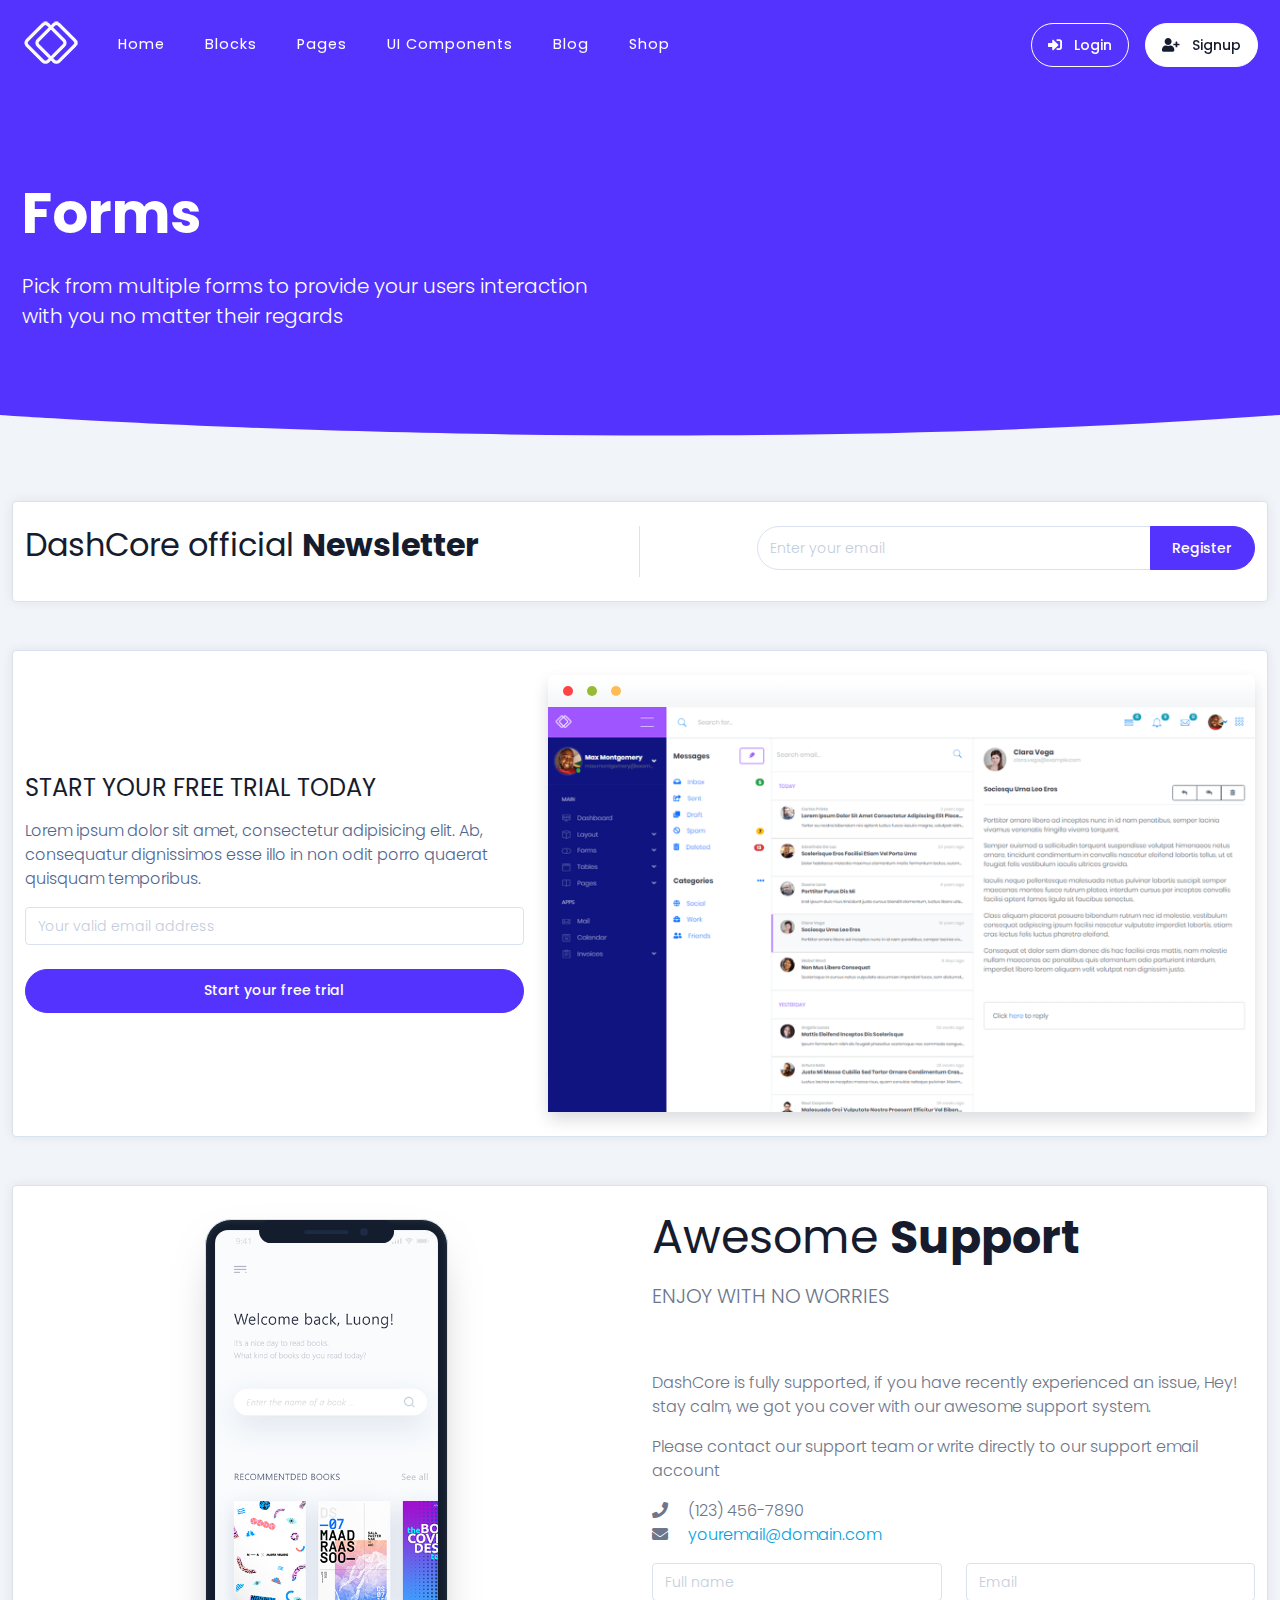
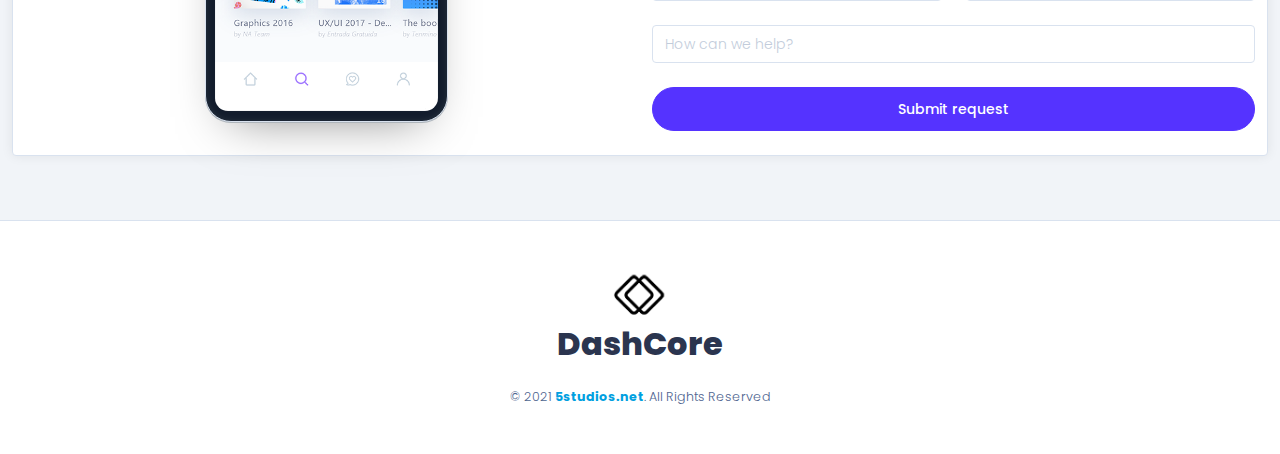
<file: blocks/form.html>
<!doctype html>
<html lang="en">

<head>
    <meta charset="utf-8">
    <!--[if IE]><meta http-equiv="X-UA-Compatible" content="IE=edge" /><![endif]-->
    <meta name="description" content="">
    <meta name="viewport" content="width=device-width,initial-scale=1"><!-- Place ../favicon.ico in the root directory -->
    <link rel="apple-touch-icon" href="../apple-touch-icon.png">
    <link rel="icon" href="../favicon.ico">
    <link href="https://fonts.googleapis.com/css?family=Poppins:100,300,400,500,700,900" rel="stylesheet">
    <link href="https://fonts.googleapis.com/css?family=Caveat" rel="stylesheet">
    <title>DashCore - Premium Software & Startup HTML</title><!-- themeforest:css -->
    <link rel="stylesheet" href="../css/fontawesome.css">
    <link rel="stylesheet" href="../css/aos.css">
    <link rel="stylesheet" href="../css/cookieconsent.min.css">
    <link rel="stylesheet" href="../css/magnific-popup.css">
    <link rel="stylesheet" href="../css/odometer-theme-minimal.css">
    <link rel="stylesheet" href="../css/prism-okaidia.css">
    <link rel="stylesheet" href="../css/simplebar.css">
    <link rel="stylesheet" href="../css/smart_wizard_all.css">
    <link rel="stylesheet" href="../css/swiper-bundle.css">
    <link rel="stylesheet" href="../css/dashcore.css">
    <link rel="stylesheet" href="../css/rtl.css">
    <link rel="stylesheet" href="../css/demo.css">
    <!-- endinject -->
</head>

<body>
    <!--[if lt IE 8]>
<p class="browserupgrade">You are using an <strong>outdated</strong> browser. Please <a href="http://browsehappy.com/">upgrade your browser</a> to improve your experience.</p>
<![endif]-->
    <!-- ./Making stripe menu navigation -->
    <nav class="st-nav navbar main-nav navigation fixed-top" id="main-nav">
        <div class="container">
            <ul class="st-nav-menu nav navbar-nav">
                <li class="st-nav-section nav-item"><a href="#main" class="navbar-brand"><img src="../img/logo.png" alt="Dashcore" class="logo logo-sticky d-inline-block d-md-none"> <img src="../img/logo-light.png" alt="Dashcore" class="logo d-none d-md-inline-block"></a></li>
                <li class="st-nav-section st-nav-primary nav-item"><a class="st-root-link nav-link" href="../index.html">Home</a> <a class="st-root-link item-products st-has-dropdown nav-link" data-dropdown="blocks">Blocks</a> <a class="st-root-link item-products st-has-dropdown nav-link" data-dropdown="pages">Pages</a> <a class="st-root-link item-company st-has-dropdown nav-link" data-dropdown="components">UI Components</a> <a class="st-root-link item-blog st-has-dropdown nav-link" data-dropdown="blog">Blog</a> <a class="st-root-link item-shop st-has-dropdown nav-link" href="../shop/" data-dropdown="shop">Shop</a></li>
                <li class="st-nav-section st-nav-secondary nav-item"><a class="btn btn-rounded btn-outline me-3 px-3" href="../login.html" target="_blank"><i class="fas fa-sign-in-alt d-none d-md-inline me-md-0 me-lg-2"></i> <span class="d-md-none d-lg-inline">Login</span> </a><a class="btn btn-rounded btn-solid px-3" href="../signup.html" target="_blank"><i class="fas fa-user-plus d-none d-md-inline me-md-0 me-lg-2"></i> <span class="d-md-none d-lg-inline">Signup</span></a></li><!-- Mobile Navigation -->
                <li class="st-nav-section st-nav-mobile nav-item"><button class="st-root-link navbar-toggler" type="button"><span class="icon-bar"></span> <span class="icon-bar"></span> <span class="icon-bar"></span></button>
                    <div class="st-popup">
                        <div class="st-popup-container"><a class="st-popup-close-button">Close</a>
                            <div class="st-dropdown-content-group">
                                <h4 class="text-uppercase regular">Pages</h4><a class="regular text-primary" href="../about.html"><i class="far fa-building me-2"></i> About </a><a class="regular text-success" href="../contact.html"><i class="far fa-envelope me-2"></i> Contact </a><a class="regular text-warning" href="../pricing.html"><i class="fas fa-hand-holding-usd me-2"></i> Pricing </a><a class="regular text-info" href="../faqs.html"><i class="far fa-question-circle me-2"></i> FAQs</a>
                            </div>
                            <div class="st-dropdown-content-group border-top bw-2">
                                <h4 class="text-uppercase regular">Components</h4>
                                <div class="row">
                                    <div class="col me-4"><a target="_blank" href="../components/alert.html">Alerts</a> <a target="_blank" href="../components/badge.html">Badges</a> <a target="_blank" href="../components/button.html">Buttons</a> <a target="_blank" href="../components/color.html">Colors</a> <a target="_blank" href="../components/accordion.html">Accordion</a> <a target="_blank" href="../components/cookie-law.html">Cookielaw</a></div>
                                    <div class="col me-4"><a target="_blank" href="../components/overlay.html">Overlay</a> <a target="_blank" href="../components/progress.html">Progress</a> <a target="_blank" href="../components/lightbox.html">Lightbox</a> <a target="_blank" href="../components/tab.html">Tabs</a> <a target="_blank" href="../components/tables.html">Tables</a> <a target="_blank" href="../components/typography.html">Typography</a></div>
                                </div>
                            </div>
                            <div class="st-dropdown-content-group bg-light b-t"><a href="../login.html">Sign in <i class="fas fa-arrow-right"></i></a></div>
                        </div>
                    </div>
                </li>
            </ul>
        </div>
        <div class="st-dropdown-root">
            <div class="st-dropdown-bg">
                <div class="st-alt-bg"></div>
            </div>
            <div class="st-dropdown-arrow"></div>
            <div class="st-dropdown-container">
                <div class="st-dropdown-section" data-dropdown="blocks">
                    <div class="st-dropdown-content">
                        <div class="st-dropdown-content-group">
                            <div class="row">
                                <div class="col me-4"><a class="dropdown-item" target="_blank" href="../blocks/call-to-action.html">Call to actions</a> <a class="dropdown-item" target="_blank" href="../blocks/contact.html">Contact</a> <a class="dropdown-item" target="_blank" href="../blocks/counter.html">Counters</a> <a class="dropdown-item" target="_blank" href="../blocks/faqs.html">FAQs</a></div>
                                <div class="col me-4"><a class="dropdown-item" target="_blank" href="../blocks/footer.html">Footers</a> <a class="dropdown-item" target="_blank" href="../blocks/form.html">Forms</a> <a class="dropdown-item" target="_blank" href="../blocks/navbar.html">Navbar</a> <a class="dropdown-item" target="_blank" href="../blocks/navigation.html">Navigation</a></div>
                                <div class="col"><a class="dropdown-item" target="_blank" href="../blocks/pricing.html">Pricing</a> <a class="dropdown-item" target="_blank" href="../blocks/slider.html">Sliders</a> <a class="dropdown-item" target="_blank" href="../blocks/team.html">Team</a> <a class="dropdown-item" target="_blank" href="../blocks/testimonial.html">Testimonials</a></div>
                            </div>
                        </div>
                        <div class="st-dropdown-content-group">
                            <h3 class="link-title"><i class="fas fa-long-arrow-alt-right icon"></i> Coming soon</h3>
                            <div class="ms-5"><span class="dropdown-item text-secondary">Dividers </span><span class="dropdown-item text-secondary">Gallery </span><span class="dropdown-item text-secondary">Screenshots</span></div>
                        </div>
                    </div>
                </div>
                <div class="st-dropdown-section" data-dropdown="pages">
                    <div class="st-dropdown-content">
                        <div class="st-dropdown-content-group">
                            <div class="mb-4">
                                <h3 class="text-darker light text-nowrap"><span class="bold regular">Useful pages</span> you'll need</h3>
                                <p class="text-secondary mt-0">Get a complete design stack</p>
                            </div>
                            <div class="row">
                                <div class="col">
                                    <ul class="me-4">
                                        <li>
                                            <h4 class="text-uppercase regular">Error</h4>
                                        </li>
                                        <li><a target="_blank" href="../403.html">403 Error</a></li>
                                        <li><a target="_blank" href="../404.html">404 Error</a></li>
                                        <li><a target="_blank" href="../500.html">500 Error</a></li>
                                    </ul>
                                </div>
                                <div class="col">
                                    <ul class="me-4">
                                        <li>
                                            <h4 class="text-uppercase regular">User</h4>
                                        </li>
                                        <li><a target="_blank" href="../login.html">Login</a></li>
                                        <li><a target="_blank" href="../register.html">Register</a></li>
                                        <li><a target="_blank" href="../forgot.html">Forgot</a></li>
                                    </ul>
                                </div>
                                <div class="col">
                                    <ul>
                                        <li>
                                            <h4 class="text-uppercase regular">Extra</h4>
                                        </li>
                                        <li><a target="_blank" href="../pricing.html">Pricing</a></li>
                                        <li><a target="_blank" href="../terms.html">Terms</a></li>
                                        <li><a target="_blank" href="../faqs.html">FAQ</a></li>
                                    </ul>
                                </div>
                            </div>
                        </div>
                        <div class="st-dropdown-content-group"><a class="dropdown-item bold" href="../about.html"><i class="far fa-building icon"></i> About </a><a class="dropdown-item bold" href="../contact.html"><i class="far fa-envelope icon"></i> Contact </a><a class="dropdown-item bold" href="../pricing.html"><i class="fas fa-hand-holding-usd icon"></i> Pricing</a></div>
                    </div>
                </div>
                <div class="st-dropdown-section" data-dropdown="components">
                    <div class="st-dropdown-content">
                        <div class="st-dropdown-content-group"><a class="dropdown-item" target="_blank" href="../components/color.html">
                                <div class="d-flex align-items-center mb-3">
                                    <div class="bg-dark text-contrast icon-md center-flex rounded-circle me-2"><i class="fas fa-palette"></i></div>
                                    <div class="flex-fill">
                                        <h3 class="link-title m-0">Colors</h3>
                                        <p class="m-0 text-secondary">Get to know DashCore color options</p>
                                    </div>
                                </div>
                            </a><a class="dropdown-item" target="_blank" href="../components/form-controls.html">
                                <div class="d-flex align-items-center mb-3">
                                    <div class="bg-secondary text-contrast icon-md center-flex rounded-circle me-2"><i class="fab fa-wpforms"></i></div>
                                    <div class="flex-fill">
                                        <h3 class="link-title m-0">Forms</h3>
                                        <p class="m-0 text-secondary">All forms elements</p>
                                    </div>
                                </div>
                            </a><a class="dropdown-item" target="_blank" href="../components/accordion.html">
                                <div class="d-flex align-items-center mb-3">
                                    <div class="bg-success text-contrast icon-md center-flex rounded-circle me-2"><i class="fas fa-bars"></i></div>
                                    <div class="flex-fill">
                                        <h3 class="link-title m-0">Accordion</h3>
                                        <p class="m-0 text-secondary">Useful accordion elements</p>
                                    </div>
                                </div>
                            </a><a class="dropdown-item" target="_blank" href="../components/cookie-law.html">
                                <div class="d-flex align-items-center mb-4">
                                    <div class="bg-info text-contrast icon-md center-flex rounded-circle me-2"><i class="fas fa-cookie-bite"></i></div>
                                    <div class="flex-fill">
                                        <h3 class="link-title m-0">CookieLaw</h3>
                                        <p class="m-0 text-secondary">Comply with the hideous EU Cookie Law</p>
                                    </div>
                                </div>
                            </a>
                            <h4 class="text-uppercase regular">Huge components list</h4>
                            <div class="row">
                                <div class="col me-4"><a class="dropdown-item" target="_blank" href="../components/alert.html">Alerts</a> <a class="dropdown-item" target="_blank" href="../components/badge.html">Badges</a> <a class="dropdown-item" target="_blank" href="../components/button.html">Buttons</a></div>
                                <div class="col me-4"><a class="dropdown-item" target="_blank" href="../components/overlay.html">Overlay</a> <a class="dropdown-item" target="_blank" href="../components/progress.html">Progress</a> <a class="dropdown-item" target="_blank" href="../components/lightbox.html">Lightbox</a></div>
                                <div class="col me-4"><a class="dropdown-item" target="_blank" href="../components/tab.html">Tabs</a> <a class="dropdown-item" target="_blank" href="../components/tables.html">Tables</a> <a class="dropdown-item" target="_blank" href="../components/typography.html">Typography</a></div>
                            </div>
                        </div>
                        <div class="st-dropdown-content-group"><a class="dropdown-item" target="_blank" href="../components/wizard.html">Wizard </a><span class="dropdown-item d-flex align-items-center text-muted">Timeline <i class="fas fa-ban ms-auto"></i> </span><span class="dropdown-item d-flex align-items-center text-muted">Process <i class="fas fa-ban ms-auto"></i></span></div>
                    </div>
                </div>
                <div class="st-dropdown-section" data-dropdown="blog">
                    <div class="st-dropdown-content">
                        <div class="st-dropdown-content-group">
                            <div class="row">
                                <div class="col me-4">
                                    <h4 class="regular text-uppercase">Full width</h4><a class="dropdown-item" target="_blank" href="../blog/blog-post.html">Single post</a> <a class="dropdown-item" target="_blank" href="../blog/blog-grid.html">Posts Grid</a>
                                </div>
                                <div class="col me-4">
                                    <h4 class="regular text-uppercase">Sidebar left</h4><a class="dropdown-item" target="_blank" href="../blog/blog-post-sidebar-left.html">Single post</a> <a class="dropdown-item" target="_blank" href="../blog/blog-grid-sidebar-left.html">Posts Grid</a>
                                </div>
                                <div class="col me-4">
                                    <h4 class="regular text-uppercase">Sidebar right</h4><a class="dropdown-item" target="_blank" href="../blog/blog-post-sidebar-right.html">Single post</a> <a class="dropdown-item" target="_blank" href="../blog/blog-grid-sidebar-right.html">Posts Grid</a>
                                </div>
                            </div>
                        </div>
                    </div>
                </div>
                <div class="st-dropdown-section" data-dropdown="shop">
                    <div class="st-dropdown-content">
                        <div class="st-dropdown-content-group"><a class="dropdown-item mb-4" target="_blank" href="../shop/">
                                <div class="d-flex align-items-center">
                                    <div class="bg-success text-contrast icon-md center-flex rounded-circle me-2"><i class="fas fa-shopping-basket"></i></div>
                                    <div class="flex-fill">
                                        <h3 class="link-title m-0">Home</h3>
                                        <p class="m-0 text-secondary">Online store home with an outstanding UX</p>
                                    </div>
                                </div>
                            </a><a class="dropdown-item" target="_blank" href="../shop/cart.html">
                                <div class="d-flex align-items-center">
                                    <div class="bg-info text-contrast icon-md center-flex rounded-circle me-2"><i class="fas fa-shopping-cart"></i></div>
                                    <div class="flex-fill">
                                        <h3 class="link-title m-0">Cart</h3>
                                        <p class="m-0 text-secondary">Online store shopping cart</p>
                                    </div>
                                </div>
                            </a></div>
                        <div class="st-dropdown-content-group">
                            <h3 class="link-title"><i class="fas fa-money-check-alt icon"></i> Checkout</h3>
                            <div class="ms-5"><a class="dropdown-item text-secondary" target="_blank" href="../shop/checkout-customer.html">Customer <i class="fas fa-angle-right ms-2"></i> </a><a class="dropdown-item text-secondary" target="_blank" href="../shop/checkout-shipping.html">Shipping Information <i class="fas fa-angle-right ms-2"></i> </a><a class="dropdown-item text-secondary" target="_blank" href="../shop/checkout-payment.html">Payment Methods <i class="fas fa-angle-right ms-2"></i> </a><a class="dropdown-item text-secondary" target="_blank" href="../shop/checkout-confirmation.html">Order Review <i class="fas fa-angle-right ms-2"></i></a></div>
                        </div>
                    </div>
                </div>
            </div>
        </div>
    </nav>
    <main class="overflow-hidden">
        <header class="page header text-contrast bg-primary">
            <div class="container">
                <div class="row">
                    <div class="col-md-6">
                        <h1 class="bold display-md-4 text-contrast mb-4">Forms</h1>
                        <p class="lead text-contrast">Pick from multiple forms to provide your users interaction with you no matter their regards</p>
                    </div>
                </div>
            </div>
        </header>
        <div class="position-relative">
            <div class="shape-divider shape-divider-bottom shape-divider-fluid-x text-light"><svg viewBox="0 0 2880 48" xmlns="http://www.w3.org/2000/svg">
                    <path d="M0 48H1437.5H2880V0H2160C1442.5 52 720 0 720 0H0V48Z"></path>
                </svg></div>
        </div>
        <div class="container-fluid py-3 demo-blocks">
            <!-- ./Newsletter Form -->
            <section class="section block bg-contrast">
                <div class="container py-4">
                    <div class="row">
                        <div class="col-md-6 b-md-r">
                            <h2>DashCore official <span class="bold">Newsletter</span></h2>
                        </div>
                        <div class="col-md-5 ms-md-auto">
                            <form action="srv/register.php" class="form" data-response-message-animation="slide-in-left">
                                <div class="input-group"><input type="email" name="Subscribe[email]" class="form-control rounded-circle-left" placeholder="Enter your email" required> <button class="btn rounded-circle-right btn-primary" type="submit">Register</button></div>
                            </form>
                            <div class="response-message"><i class="fas fa-envelope font-lg"></i>
                                <p class="font-md m-0">Check your email</p>
                                <p class="response">We sent you an email with a link to get started. You’ll be in your account in no time.</p>
                            </div>
                        </div>
                    </div>
                </div>
            </section><!-- ./Register Trial Form -->
            <section class="block bg-contrast">
                <div class="container py-4">
                    <div class="row align-items-center">
                        <div class="col-md-7 order-md-2">
                            <div class="device browser shadow" data-aos="fade-left">
                                <div class="screen"><img src="../img/screens/dash/1.png" class="img-responsive" alt="..."></div>
                            </div>
                        </div>
                        <div class="col-md-5">
                            <h4 class="text-uppercase">Start your free trial today</h4>
                            <p class="text-secondary">Lorem ipsum dolor sit amet, consectetur adipisicing elit. Ab, consequatur dignissimos esse illo in non odit porro quaerat quisquam temporibus.</p>
                            <form class="form form-trial" name="form-trial" novalidate="">
                                <div class="mb-4"><input type="email" name="TrialForm[email]" class="form-control" placeholder="Your valid email address" required=""></div>
                                <div class="d-grid"><button type="submit" class="btn btn-rounded btn-primary">Start your free trial</button></div>
                            </form>
                        </div>
                    </div>
                </div>
            </section><!-- ./Support Form -->
            <section class="block bg-contrast">
                <div class="container py-4">
                    <div class="row align-items-center">
                        <div class="col-md-6">
                            <div class="device iphone-x">
                                <div class="screen"><img src="../img/screens/app/1.png" class="img-responsive" alt=""></div>
                                <div class="notch"></div>
                            </div>
                        </div>
                        <div class="col-md-6">
                            <div class="section-heading">
                                <h2>Awesome <span class="bold">Support</span></h2>
                                <p class="lead text-uppercase">Enjoy with no worries</p>
                            </div>
                            <p>DashCore is fully supported, if you have recently experienced an issue, Hey! stay calm, we got you cover with our awesome support system.</p>
                            <p>Please contact our support team or write directly to our support email account</p>
                            <ul class="list-unstyled">
                                <li><i class="fas fa-phone me-3"></i> (123) 456-7890</li>
                                <li><i class="fas fa-envelope me-3"></i> <a href="mailto:youremail@domain.com">youremail@domain.com</a></li>
                            </ul>
                            <form action="srv/support.php" method="post" class="row g-4 form form-contact" name="support-form" novalidate="novalidate">
                                <div class="col-sm-6"><input type="text" name="Support[fullName]" id="support_full_name" class="form-control" placeholder="Full name" required="" aria-required="true"></div>
                                <div class="col-sm-6"><input type="email" name="Support[email]" id="support_email" class="form-control" placeholder="Email" required="" aria-required="true"></div>
                                <div class="col-sm-12"><input type="text" name="Support[message]" id="support_message" class="form-control" placeholder="How can we help?" required="" aria-required="true"></div>
                                <div class="col-sm-12 d-grid"><button data-loading-text="Sending..." type="submit" class="btn btn-rounded btn-primary">Submit request</button></div>
                            </form>
                        </div>
                    </div>
                </div>
            </section>
        </div>
        <footer class="site-footer section text-center b-t">
            <div class="container py-5">
                <div class="row align-items-center">
                    <div class="col-md-6 text-center mx-auto"><img src="../img/logo.png" alt="" class="logo">
                        <h2 class="extra-bold text-dark mb-4">DashCore</h2>
                        <p class="mt-2 mb-0 text-secondary small">© 2021 <a class="brand bold" target="_blank" href="https://5studios.net">5studios.net</a>. All Rights Reserved</p>
                    </div>
                </div>
            </div>
        </footer>
    </main><!-- themeforest:js -->
    <script src="../js/jquery.js"></script>
    <script src="../js/bootstrap.bundle.js"></script>
    <script src="../js/card.js"></script>
    <script src="../js/counterup2.js"></script>
    <script src="../js/noise.js"></script>
    <script src="../js/noframework.waypoints.js"></script>
    <script src="../js/odometer.js"></script>
    <script src="../js/prism.js"></script>
    <script src="../js/simplebar.js"></script>
    <script src="../js/swiper-bundle.js"></script>
    <script src="../js/jquery.easing.js"></script>
    <script src="../js/jquery.validate.js"></script>
    <script src="../js/jquery.smartWizard.js"></script>
    <script src="../js/feather.js"></script>
    <script src="../js/aos.js"></script>
    <script src="../js/typed.js"></script>
    <script src="../js/jquery.magnific-popup.js"></script>
    <script src="../js/cookieconsent.js"></script>
    <script src="../js/jquery.animatebar.js"></script>
    <script src="../js/common.js"></script>
    <script src="../js/forms.js"></script>
    <script src="../js/stripe-bubbles.js"></script>
    <script src="../js/stripe-menu.js"></script>
    <script src="../js/credit-card.js"></script>
    <script src="../js/pricing.js"></script>
    <script src="../js/shop.js"></script>
    <script src="../js/svg.js"></script>
    <script src="../js/site.js"></script>
    <script src="../js/wizards.js"></script>
    <script src="../js/cookie-consent-util.js"></script>
    <script src="../js/cookie-consent-themes.js"></script>
    <script src="../js/cookie-consent-custom-css.js"></script>
    <script src="../js/cookie-consent-informational.js"></script>
    <script src="../js/cookie-consent-opt-out.js"></script>
    <script src="../js/cookie-consent-opt-in.js"></script>
    <script src="../js/cookie-consent-location.js"></script>
    <script src="../js/demo.js"></script>
    <!-- endinject -->
</body>

</html>
</file>
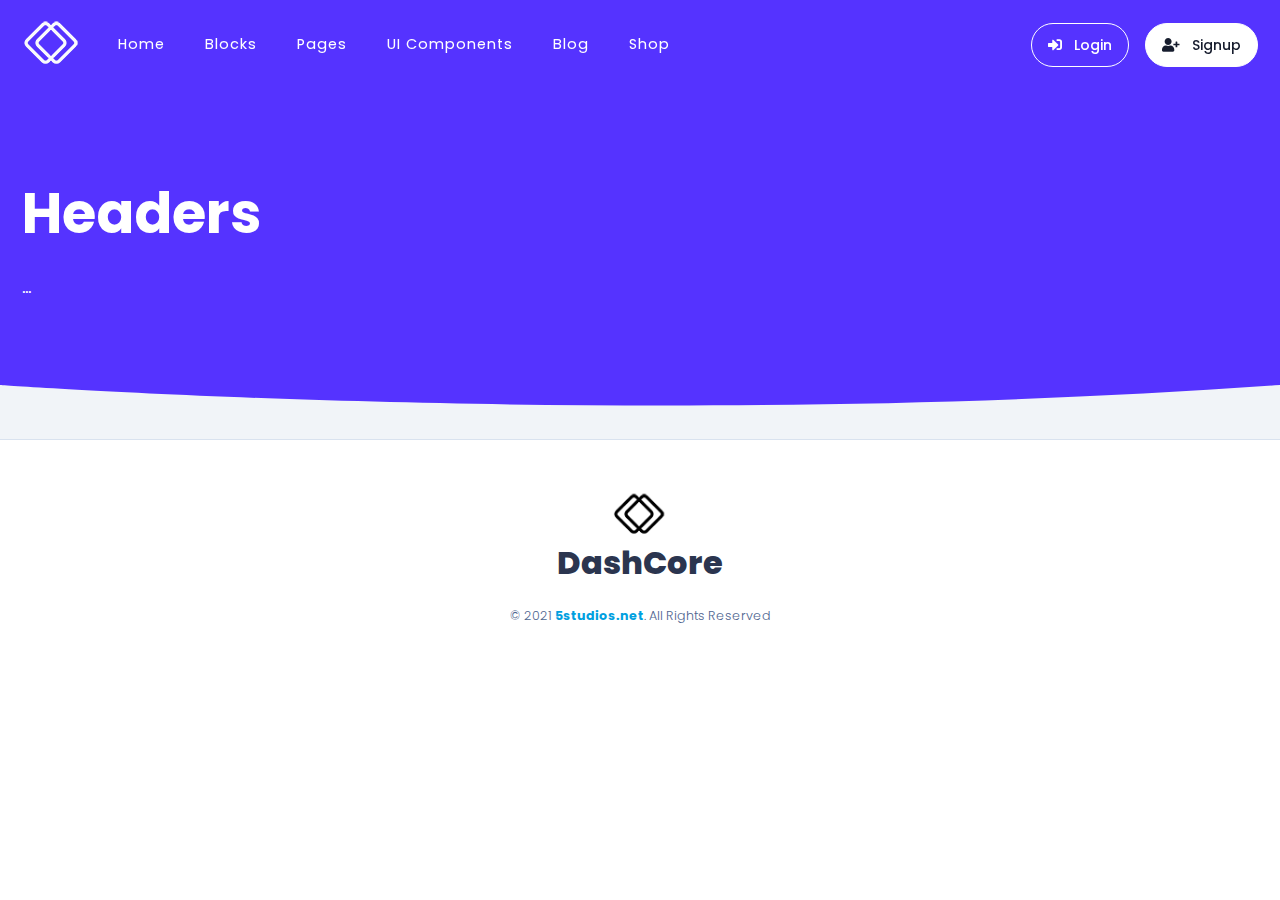
<file: blocks/header.html>
<!doctype html>
<html lang="en">

<head>
    <meta charset="utf-8">
    <!--[if IE]><meta http-equiv="X-UA-Compatible" content="IE=edge" /><![endif]-->
    <meta name="description" content="">
    <meta name="viewport" content="width=device-width,initial-scale=1"><!-- Place ../favicon.ico in the root directory -->
    <link rel="apple-touch-icon" href="../apple-touch-icon.png">
    <link rel="icon" href="../favicon.ico">
    <link href="https://fonts.googleapis.com/css?family=Poppins:100,300,400,500,700,900" rel="stylesheet">
    <link href="https://fonts.googleapis.com/css?family=Caveat" rel="stylesheet">
    <title>DashCore - Premium Software & Startup HTML</title><!-- themeforest:css -->
    <link rel="stylesheet" href="../css/fontawesome.css">
    <link rel="stylesheet" href="../css/aos.css">
    <link rel="stylesheet" href="../css/cookieconsent.min.css">
    <link rel="stylesheet" href="../css/magnific-popup.css">
    <link rel="stylesheet" href="../css/odometer-theme-minimal.css">
    <link rel="stylesheet" href="../css/prism-okaidia.css">
    <link rel="stylesheet" href="../css/simplebar.css">
    <link rel="stylesheet" href="../css/smart_wizard_all.css">
    <link rel="stylesheet" href="../css/swiper-bundle.css">
    <link rel="stylesheet" href="../css/dashcore.css">
    <link rel="stylesheet" href="../css/rtl.css">
    <link rel="stylesheet" href="../css/demo.css">
    <!-- endinject -->
</head>

<body>
    <!--[if lt IE 8]>
<p class="browserupgrade">You are using an <strong>outdated</strong> browser. Please <a href="http://browsehappy.com/">upgrade your browser</a> to improve your experience.</p>
<![endif]-->
    <!-- ./Making stripe menu navigation -->
    <nav class="st-nav navbar main-nav navigation fixed-top" id="main-nav">
        <div class="container">
            <ul class="st-nav-menu nav navbar-nav">
                <li class="st-nav-section nav-item"><a href="#main" class="navbar-brand"><img src="../img/logo.png" alt="Dashcore" class="logo logo-sticky d-inline-block d-md-none"> <img src="../img/logo-light.png" alt="Dashcore" class="logo d-none d-md-inline-block"></a></li>
                <li class="st-nav-section st-nav-primary nav-item"><a class="st-root-link nav-link" href="../index.html">Home</a> <a class="st-root-link item-products st-has-dropdown nav-link" data-dropdown="blocks">Blocks</a> <a class="st-root-link item-products st-has-dropdown nav-link" data-dropdown="pages">Pages</a> <a class="st-root-link item-company st-has-dropdown nav-link" data-dropdown="components">UI Components</a> <a class="st-root-link item-blog st-has-dropdown nav-link" data-dropdown="blog">Blog</a> <a class="st-root-link item-shop st-has-dropdown nav-link" href="../shop/" data-dropdown="shop">Shop</a></li>
                <li class="st-nav-section st-nav-secondary nav-item"><a class="btn btn-rounded btn-outline me-3 px-3" href="../login.html" target="_blank"><i class="fas fa-sign-in-alt d-none d-md-inline me-md-0 me-lg-2"></i> <span class="d-md-none d-lg-inline">Login</span> </a><a class="btn btn-rounded btn-solid px-3" href="../signup.html" target="_blank"><i class="fas fa-user-plus d-none d-md-inline me-md-0 me-lg-2"></i> <span class="d-md-none d-lg-inline">Signup</span></a></li><!-- Mobile Navigation -->
                <li class="st-nav-section st-nav-mobile nav-item"><button class="st-root-link navbar-toggler" type="button"><span class="icon-bar"></span> <span class="icon-bar"></span> <span class="icon-bar"></span></button>
                    <div class="st-popup">
                        <div class="st-popup-container"><a class="st-popup-close-button">Close</a>
                            <div class="st-dropdown-content-group">
                                <h4 class="text-uppercase regular">Pages</h4><a class="regular text-primary" href="../about.html"><i class="far fa-building me-2"></i> About </a><a class="regular text-success" href="../contact.html"><i class="far fa-envelope me-2"></i> Contact </a><a class="regular text-warning" href="../pricing.html"><i class="fas fa-hand-holding-usd me-2"></i> Pricing </a><a class="regular text-info" href="../faqs.html"><i class="far fa-question-circle me-2"></i> FAQs</a>
                            </div>
                            <div class="st-dropdown-content-group border-top bw-2">
                                <h4 class="text-uppercase regular">Components</h4>
                                <div class="row">
                                    <div class="col me-4"><a target="_blank" href="../components/alert.html">Alerts</a> <a target="_blank" href="../components/badge.html">Badges</a> <a target="_blank" href="../components/button.html">Buttons</a> <a target="_blank" href="../components/color.html">Colors</a> <a target="_blank" href="../components/accordion.html">Accordion</a> <a target="_blank" href="../components/cookie-law.html">Cookielaw</a></div>
                                    <div class="col me-4"><a target="_blank" href="../components/overlay.html">Overlay</a> <a target="_blank" href="../components/progress.html">Progress</a> <a target="_blank" href="../components/lightbox.html">Lightbox</a> <a target="_blank" href="../components/tab.html">Tabs</a> <a target="_blank" href="../components/tables.html">Tables</a> <a target="_blank" href="../components/typography.html">Typography</a></div>
                                </div>
                            </div>
                            <div class="st-dropdown-content-group bg-light b-t"><a href="../login.html">Sign in <i class="fas fa-arrow-right"></i></a></div>
                        </div>
                    </div>
                </li>
            </ul>
        </div>
        <div class="st-dropdown-root">
            <div class="st-dropdown-bg">
                <div class="st-alt-bg"></div>
            </div>
            <div class="st-dropdown-arrow"></div>
            <div class="st-dropdown-container">
                <div class="st-dropdown-section" data-dropdown="blocks">
                    <div class="st-dropdown-content">
                        <div class="st-dropdown-content-group">
                            <div class="row">
                                <div class="col me-4"><a class="dropdown-item" target="_blank" href="../blocks/call-to-action.html">Call to actions</a> <a class="dropdown-item" target="_blank" href="../blocks/contact.html">Contact</a> <a class="dropdown-item" target="_blank" href="../blocks/counter.html">Counters</a> <a class="dropdown-item" target="_blank" href="../blocks/faqs.html">FAQs</a></div>
                                <div class="col me-4"><a class="dropdown-item" target="_blank" href="../blocks/footer.html">Footers</a> <a class="dropdown-item" target="_blank" href="../blocks/form.html">Forms</a> <a class="dropdown-item" target="_blank" href="../blocks/navbar.html">Navbar</a> <a class="dropdown-item" target="_blank" href="../blocks/navigation.html">Navigation</a></div>
                                <div class="col"><a class="dropdown-item" target="_blank" href="../blocks/pricing.html">Pricing</a> <a class="dropdown-item" target="_blank" href="../blocks/slider.html">Sliders</a> <a class="dropdown-item" target="_blank" href="../blocks/team.html">Team</a> <a class="dropdown-item" target="_blank" href="../blocks/testimonial.html">Testimonials</a></div>
                            </div>
                        </div>
                        <div class="st-dropdown-content-group">
                            <h3 class="link-title"><i class="fas fa-long-arrow-alt-right icon"></i> Coming soon</h3>
                            <div class="ms-5"><span class="dropdown-item text-secondary">Dividers </span><span class="dropdown-item text-secondary">Gallery </span><span class="dropdown-item text-secondary">Screenshots</span></div>
                        </div>
                    </div>
                </div>
                <div class="st-dropdown-section" data-dropdown="pages">
                    <div class="st-dropdown-content">
                        <div class="st-dropdown-content-group">
                            <div class="mb-4">
                                <h3 class="text-darker light text-nowrap"><span class="bold regular">Useful pages</span> you'll need</h3>
                                <p class="text-secondary mt-0">Get a complete design stack</p>
                            </div>
                            <div class="row">
                                <div class="col">
                                    <ul class="me-4">
                                        <li>
                                            <h4 class="text-uppercase regular">Error</h4>
                                        </li>
                                        <li><a target="_blank" href="../403.html">403 Error</a></li>
                                        <li><a target="_blank" href="../404.html">404 Error</a></li>
                                        <li><a target="_blank" href="../500.html">500 Error</a></li>
                                    </ul>
                                </div>
                                <div class="col">
                                    <ul class="me-4">
                                        <li>
                                            <h4 class="text-uppercase regular">User</h4>
                                        </li>
                                        <li><a target="_blank" href="../login.html">Login</a></li>
                                        <li><a target="_blank" href="../register.html">Register</a></li>
                                        <li><a target="_blank" href="../forgot.html">Forgot</a></li>
                                    </ul>
                                </div>
                                <div class="col">
                                    <ul>
                                        <li>
                                            <h4 class="text-uppercase regular">Extra</h4>
                                        </li>
                                        <li><a target="_blank" href="../pricing.html">Pricing</a></li>
                                        <li><a target="_blank" href="../terms.html">Terms</a></li>
                                        <li><a target="_blank" href="../faqs.html">FAQ</a></li>
                                    </ul>
                                </div>
                            </div>
                        </div>
                        <div class="st-dropdown-content-group"><a class="dropdown-item bold" href="../about.html"><i class="far fa-building icon"></i> About </a><a class="dropdown-item bold" href="../contact.html"><i class="far fa-envelope icon"></i> Contact </a><a class="dropdown-item bold" href="../pricing.html"><i class="fas fa-hand-holding-usd icon"></i> Pricing</a></div>
                    </div>
                </div>
                <div class="st-dropdown-section" data-dropdown="components">
                    <div class="st-dropdown-content">
                        <div class="st-dropdown-content-group"><a class="dropdown-item" target="_blank" href="../components/color.html">
                                <div class="d-flex align-items-center mb-3">
                                    <div class="bg-dark text-contrast icon-md center-flex rounded-circle me-2"><i class="fas fa-palette"></i></div>
                                    <div class="flex-fill">
                                        <h3 class="link-title m-0">Colors</h3>
                                        <p class="m-0 text-secondary">Get to know DashCore color options</p>
                                    </div>
                                </div>
                            </a><a class="dropdown-item" target="_blank" href="../components/form-controls.html">
                                <div class="d-flex align-items-center mb-3">
                                    <div class="bg-secondary text-contrast icon-md center-flex rounded-circle me-2"><i class="fab fa-wpforms"></i></div>
                                    <div class="flex-fill">
                                        <h3 class="link-title m-0">Forms</h3>
                                        <p class="m-0 text-secondary">All forms elements</p>
                                    </div>
                                </div>
                            </a><a class="dropdown-item" target="_blank" href="../components/accordion.html">
                                <div class="d-flex align-items-center mb-3">
                                    <div class="bg-success text-contrast icon-md center-flex rounded-circle me-2"><i class="fas fa-bars"></i></div>
                                    <div class="flex-fill">
                                        <h3 class="link-title m-0">Accordion</h3>
                                        <p class="m-0 text-secondary">Useful accordion elements</p>
                                    </div>
                                </div>
                            </a><a class="dropdown-item" target="_blank" href="../components/cookie-law.html">
                                <div class="d-flex align-items-center mb-4">
                                    <div class="bg-info text-contrast icon-md center-flex rounded-circle me-2"><i class="fas fa-cookie-bite"></i></div>
                                    <div class="flex-fill">
                                        <h3 class="link-title m-0">CookieLaw</h3>
                                        <p class="m-0 text-secondary">Comply with the hideous EU Cookie Law</p>
                                    </div>
                                </div>
                            </a>
                            <h4 class="text-uppercase regular">Huge components list</h4>
                            <div class="row">
                                <div class="col me-4"><a class="dropdown-item" target="_blank" href="../components/alert.html">Alerts</a> <a class="dropdown-item" target="_blank" href="../components/badge.html">Badges</a> <a class="dropdown-item" target="_blank" href="../components/button.html">Buttons</a></div>
                                <div class="col me-4"><a class="dropdown-item" target="_blank" href="../components/overlay.html">Overlay</a> <a class="dropdown-item" target="_blank" href="../components/progress.html">Progress</a> <a class="dropdown-item" target="_blank" href="../components/lightbox.html">Lightbox</a></div>
                                <div class="col me-4"><a class="dropdown-item" target="_blank" href="../components/tab.html">Tabs</a> <a class="dropdown-item" target="_blank" href="../components/tables.html">Tables</a> <a class="dropdown-item" target="_blank" href="../components/typography.html">Typography</a></div>
                            </div>
                        </div>
                        <div class="st-dropdown-content-group"><a class="dropdown-item" target="_blank" href="../components/wizard.html">Wizard </a><span class="dropdown-item d-flex align-items-center text-muted">Timeline <i class="fas fa-ban ms-auto"></i> </span><span class="dropdown-item d-flex align-items-center text-muted">Process <i class="fas fa-ban ms-auto"></i></span></div>
                    </div>
                </div>
                <div class="st-dropdown-section" data-dropdown="blog">
                    <div class="st-dropdown-content">
                        <div class="st-dropdown-content-group">
                            <div class="row">
                                <div class="col me-4">
                                    <h4 class="regular text-uppercase">Full width</h4><a class="dropdown-item" target="_blank" href="../blog/blog-post.html">Single post</a> <a class="dropdown-item" target="_blank" href="../blog/blog-grid.html">Posts Grid</a>
                                </div>
                                <div class="col me-4">
                                    <h4 class="regular text-uppercase">Sidebar left</h4><a class="dropdown-item" target="_blank" href="../blog/blog-post-sidebar-left.html">Single post</a> <a class="dropdown-item" target="_blank" href="../blog/blog-grid-sidebar-left.html">Posts Grid</a>
                                </div>
                                <div class="col me-4">
                                    <h4 class="regular text-uppercase">Sidebar right</h4><a class="dropdown-item" target="_blank" href="../blog/blog-post-sidebar-right.html">Single post</a> <a class="dropdown-item" target="_blank" href="../blog/blog-grid-sidebar-right.html">Posts Grid</a>
                                </div>
                            </div>
                        </div>
                    </div>
                </div>
                <div class="st-dropdown-section" data-dropdown="shop">
                    <div class="st-dropdown-content">
                        <div class="st-dropdown-content-group"><a class="dropdown-item mb-4" target="_blank" href="../shop/">
                                <div class="d-flex align-items-center">
                                    <div class="bg-success text-contrast icon-md center-flex rounded-circle me-2"><i class="fas fa-shopping-basket"></i></div>
                                    <div class="flex-fill">
                                        <h3 class="link-title m-0">Home</h3>
                                        <p class="m-0 text-secondary">Online store home with an outstanding UX</p>
                                    </div>
                                </div>
                            </a><a class="dropdown-item" target="_blank" href="../shop/cart.html">
                                <div class="d-flex align-items-center">
                                    <div class="bg-info text-contrast icon-md center-flex rounded-circle me-2"><i class="fas fa-shopping-cart"></i></div>
                                    <div class="flex-fill">
                                        <h3 class="link-title m-0">Cart</h3>
                                        <p class="m-0 text-secondary">Online store shopping cart</p>
                                    </div>
                                </div>
                            </a></div>
                        <div class="st-dropdown-content-group">
                            <h3 class="link-title"><i class="fas fa-money-check-alt icon"></i> Checkout</h3>
                            <div class="ms-5"><a class="dropdown-item text-secondary" target="_blank" href="../shop/checkout-customer.html">Customer <i class="fas fa-angle-right ms-2"></i> </a><a class="dropdown-item text-secondary" target="_blank" href="../shop/checkout-shipping.html">Shipping Information <i class="fas fa-angle-right ms-2"></i> </a><a class="dropdown-item text-secondary" target="_blank" href="../shop/checkout-payment.html">Payment Methods <i class="fas fa-angle-right ms-2"></i> </a><a class="dropdown-item text-secondary" target="_blank" href="../shop/checkout-confirmation.html">Order Review <i class="fas fa-angle-right ms-2"></i></a></div>
                        </div>
                    </div>
                </div>
            </div>
        </div>
    </nav>
    <main class="overflow-hidden">
        <header class="page header text-contrast bg-primary">
            <div class="container">
                <div class="row">
                    <div class="col-md-6">
                        <h1 class="bold display-md-4 text-contrast mb-4">Headers</h1>
                        <p class="lead text-contrast">...</p>
                    </div>
                </div>
            </div>
        </header>
        <div class="position-relative">
            <div class="shape-divider shape-divider-bottom shape-divider-fluid-x text-light"><svg viewBox="0 0 2880 48" xmlns="http://www.w3.org/2000/svg">
                    <path d="M0 48H1437.5H2880V0H2160C1442.5 52 720 0 720 0H0V48Z"></path>
                </svg></div>
        </div>
        <div class="container-fluid py-3 demo-blocks"></div>
        <footer class="site-footer section text-center b-t">
            <div class="container py-5">
                <div class="row align-items-center">
                    <div class="col-md-6 text-center mx-auto"><img src="../img/logo.png" alt="" class="logo">
                        <h2 class="extra-bold text-dark mb-4">DashCore</h2>
                        <p class="mt-2 mb-0 text-secondary small">© 2021 <a class="brand bold" target="_blank" href="https://5studios.net">5studios.net</a>. All Rights Reserved</p>
                    </div>
                </div>
            </div>
        </footer>
    </main><!-- themeforest:js -->
    <script src="../js/jquery.js"></script>
    <script src="../js/bootstrap.bundle.js"></script>
    <script src="../js/card.js"></script>
    <script src="../js/counterup2.js"></script>
    <script src="../js/noise.js"></script>
    <script src="../js/noframework.waypoints.js"></script>
    <script src="../js/odometer.js"></script>
    <script src="../js/prism.js"></script>
    <script src="../js/simplebar.js"></script>
    <script src="../js/swiper-bundle.js"></script>
    <script src="../js/jquery.easing.js"></script>
    <script src="../js/jquery.validate.js"></script>
    <script src="../js/jquery.smartWizard.js"></script>
    <script src="../js/feather.js"></script>
    <script src="../js/aos.js"></script>
    <script src="../js/typed.js"></script>
    <script src="../js/jquery.magnific-popup.js"></script>
    <script src="../js/cookieconsent.js"></script>
    <script src="../js/jquery.animatebar.js"></script>
    <script src="../js/common.js"></script>
    <script src="../js/forms.js"></script>
    <script src="../js/stripe-bubbles.js"></script>
    <script src="../js/stripe-menu.js"></script>
    <script src="../js/credit-card.js"></script>
    <script src="../js/pricing.js"></script>
    <script src="../js/shop.js"></script>
    <script src="../js/svg.js"></script>
    <script src="../js/site.js"></script>
    <script src="../js/wizards.js"></script>
    <script src="../js/cookie-consent-util.js"></script>
    <script src="../js/cookie-consent-themes.js"></script>
    <script src="../js/cookie-consent-custom-css.js"></script>
    <script src="../js/cookie-consent-informational.js"></script>
    <script src="../js/cookie-consent-opt-out.js"></script>
    <script src="../js/cookie-consent-opt-in.js"></script>
    <script src="../js/cookie-consent-location.js"></script>
    <script src="../js/demo.js"></script>
    <!-- endinject -->
</body>

</html>
</file>
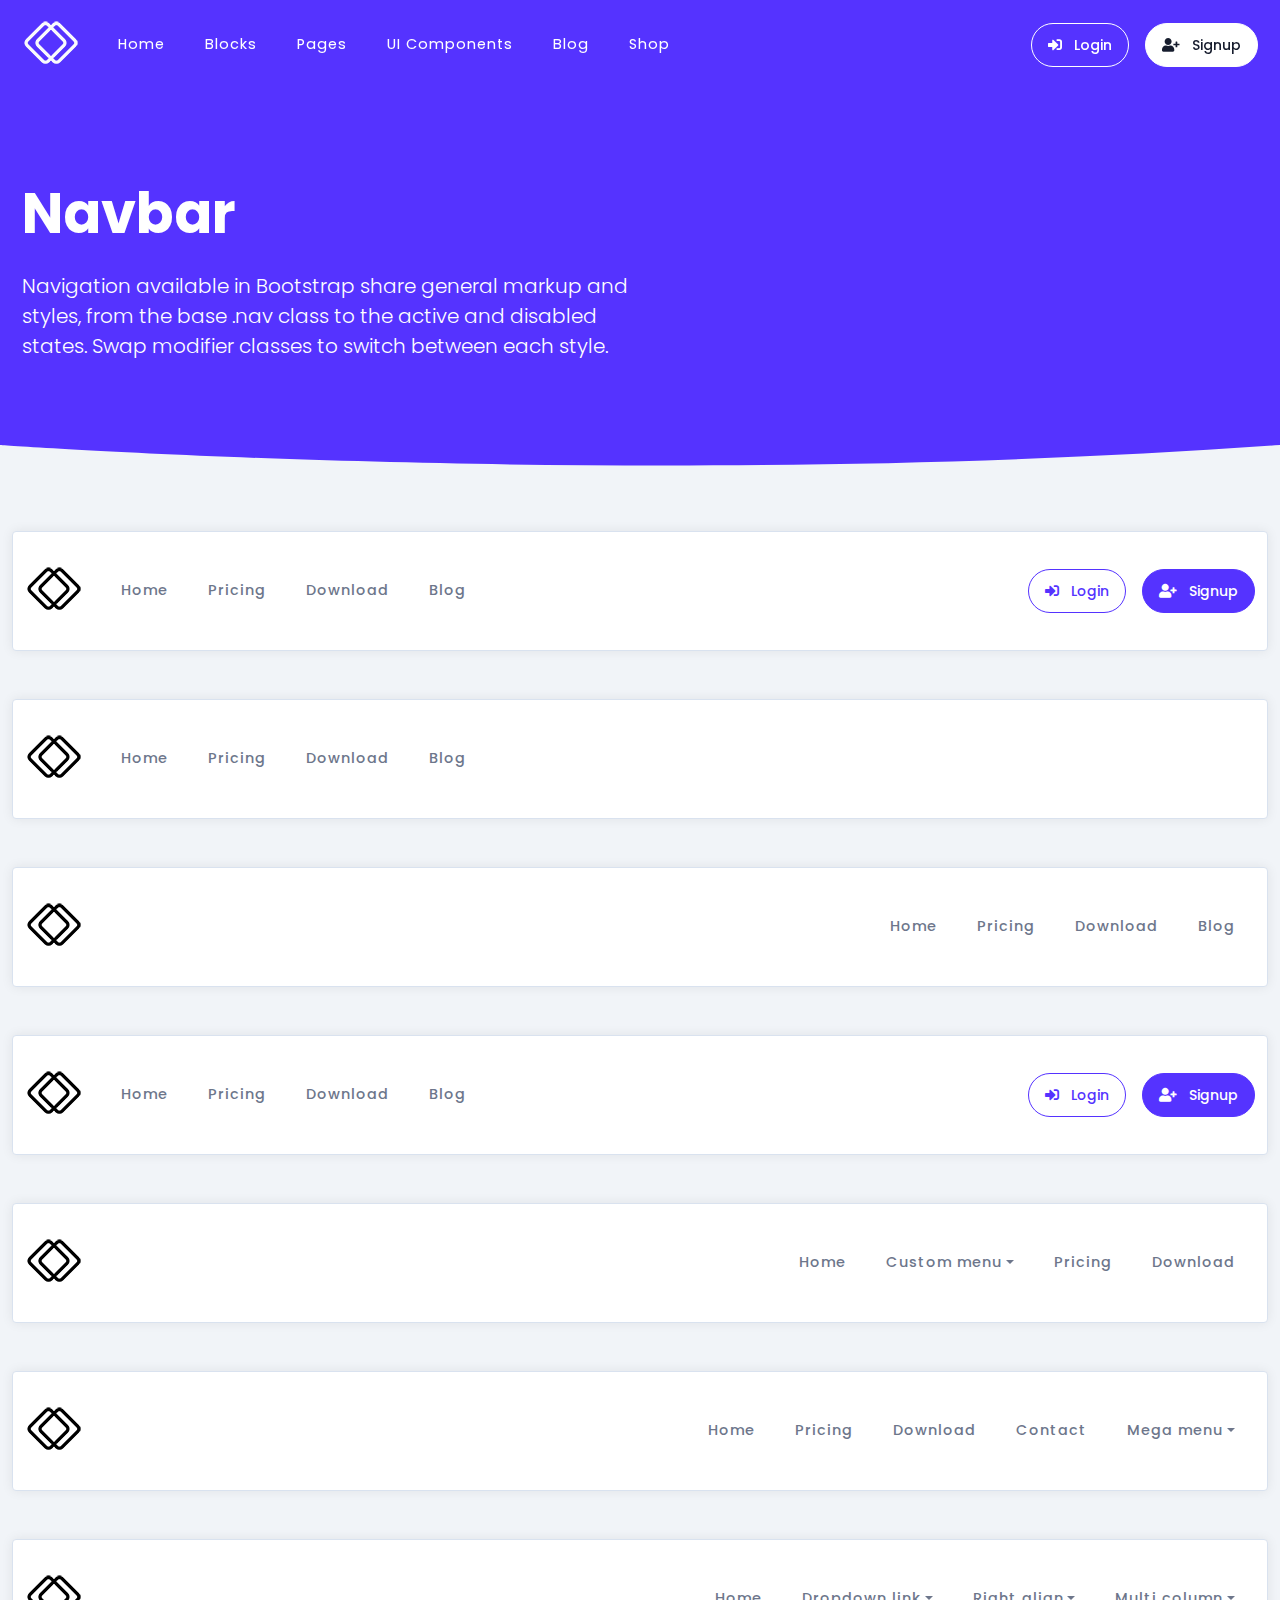
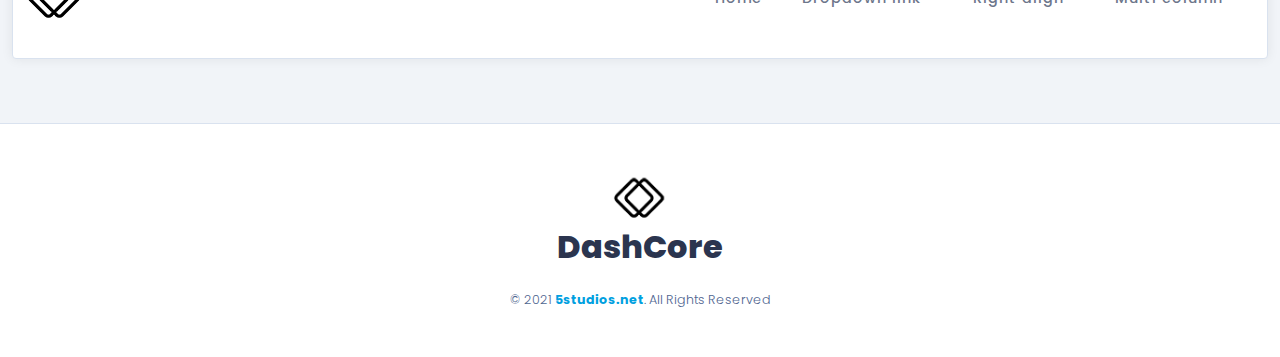
<file: blocks/navbar.html>
<!doctype html>
<html lang="en">

<head>
    <meta charset="utf-8">
    <!--[if IE]><meta http-equiv="X-UA-Compatible" content="IE=edge" /><![endif]-->
    <meta name="description" content="">
    <meta name="viewport" content="width=device-width,initial-scale=1"><!-- Place ../favicon.ico in the root directory -->
    <link rel="apple-touch-icon" href="../apple-touch-icon.png">
    <link rel="icon" href="../favicon.ico">
    <link href="https://fonts.googleapis.com/css?family=Poppins:100,300,400,500,700,900" rel="stylesheet">
    <link href="https://fonts.googleapis.com/css?family=Caveat" rel="stylesheet">
    <title>DashCore - Premium Software & Startup HTML</title><!-- themeforest:css -->
    <link rel="stylesheet" href="../css/fontawesome.css">
    <link rel="stylesheet" href="../css/aos.css">
    <link rel="stylesheet" href="../css/cookieconsent.min.css">
    <link rel="stylesheet" href="../css/magnific-popup.css">
    <link rel="stylesheet" href="../css/odometer-theme-minimal.css">
    <link rel="stylesheet" href="../css/prism-okaidia.css">
    <link rel="stylesheet" href="../css/simplebar.css">
    <link rel="stylesheet" href="../css/smart_wizard_all.css">
    <link rel="stylesheet" href="../css/swiper-bundle.css">
    <link rel="stylesheet" href="../css/dashcore.css">
    <link rel="stylesheet" href="../css/rtl.css">
    <link rel="stylesheet" href="../css/demo.css">
    <!-- endinject -->
</head>

<body>
    <!--[if lt IE 8]>
<p class="browserupgrade">You are using an <strong>outdated</strong> browser. Please <a href="http://browsehappy.com/">upgrade your browser</a> to improve your experience.</p>
<![endif]-->
    <!-- ./Making stripe menu navigation -->
    <nav class="st-nav navbar main-nav navigation fixed-top" id="main-nav">
        <div class="container">
            <ul class="st-nav-menu nav navbar-nav">
                <li class="st-nav-section nav-item"><a href="#main" class="navbar-brand"><img src="../img/logo.png" alt="Dashcore" class="logo logo-sticky d-inline-block d-md-none"> <img src="../img/logo-light.png" alt="Dashcore" class="logo d-none d-md-inline-block"></a></li>
                <li class="st-nav-section st-nav-primary nav-item"><a class="st-root-link nav-link" href="../index.html">Home</a> <a class="st-root-link item-products st-has-dropdown nav-link" data-dropdown="blocks">Blocks</a> <a class="st-root-link item-products st-has-dropdown nav-link" data-dropdown="pages">Pages</a> <a class="st-root-link item-company st-has-dropdown nav-link" data-dropdown="components">UI Components</a> <a class="st-root-link item-blog st-has-dropdown nav-link" data-dropdown="blog">Blog</a> <a class="st-root-link item-shop st-has-dropdown nav-link" href="../shop/" data-dropdown="shop">Shop</a></li>
                <li class="st-nav-section st-nav-secondary nav-item"><a class="btn btn-rounded btn-outline me-3 px-3" href="../login.html" target="_blank"><i class="fas fa-sign-in-alt d-none d-md-inline me-md-0 me-lg-2"></i> <span class="d-md-none d-lg-inline">Login</span> </a><a class="btn btn-rounded btn-solid px-3" href="../signup.html" target="_blank"><i class="fas fa-user-plus d-none d-md-inline me-md-0 me-lg-2"></i> <span class="d-md-none d-lg-inline">Signup</span></a></li><!-- Mobile Navigation -->
                <li class="st-nav-section st-nav-mobile nav-item"><button class="st-root-link navbar-toggler" type="button"><span class="icon-bar"></span> <span class="icon-bar"></span> <span class="icon-bar"></span></button>
                    <div class="st-popup">
                        <div class="st-popup-container"><a class="st-popup-close-button">Close</a>
                            <div class="st-dropdown-content-group">
                                <h4 class="text-uppercase regular">Pages</h4><a class="regular text-primary" href="../about.html"><i class="far fa-building me-2"></i> About </a><a class="regular text-success" href="../contact.html"><i class="far fa-envelope me-2"></i> Contact </a><a class="regular text-warning" href="../pricing.html"><i class="fas fa-hand-holding-usd me-2"></i> Pricing </a><a class="regular text-info" href="../faqs.html"><i class="far fa-question-circle me-2"></i> FAQs</a>
                            </div>
                            <div class="st-dropdown-content-group border-top bw-2">
                                <h4 class="text-uppercase regular">Components</h4>
                                <div class="row">
                                    <div class="col me-4"><a target="_blank" href="../components/alert.html">Alerts</a> <a target="_blank" href="../components/badge.html">Badges</a> <a target="_blank" href="../components/button.html">Buttons</a> <a target="_blank" href="../components/color.html">Colors</a> <a target="_blank" href="../components/accordion.html">Accordion</a> <a target="_blank" href="../components/cookie-law.html">Cookielaw</a></div>
                                    <div class="col me-4"><a target="_blank" href="../components/overlay.html">Overlay</a> <a target="_blank" href="../components/progress.html">Progress</a> <a target="_blank" href="../components/lightbox.html">Lightbox</a> <a target="_blank" href="../components/tab.html">Tabs</a> <a target="_blank" href="../components/tables.html">Tables</a> <a target="_blank" href="../components/typography.html">Typography</a></div>
                                </div>
                            </div>
                            <div class="st-dropdown-content-group bg-light b-t"><a href="../login.html">Sign in <i class="fas fa-arrow-right"></i></a></div>
                        </div>
                    </div>
                </li>
            </ul>
        </div>
        <div class="st-dropdown-root">
            <div class="st-dropdown-bg">
                <div class="st-alt-bg"></div>
            </div>
            <div class="st-dropdown-arrow"></div>
            <div class="st-dropdown-container">
                <div class="st-dropdown-section" data-dropdown="blocks">
                    <div class="st-dropdown-content">
                        <div class="st-dropdown-content-group">
                            <div class="row">
                                <div class="col me-4"><a class="dropdown-item" target="_blank" href="../blocks/call-to-action.html">Call to actions</a> <a class="dropdown-item" target="_blank" href="../blocks/contact.html">Contact</a> <a class="dropdown-item" target="_blank" href="../blocks/counter.html">Counters</a> <a class="dropdown-item" target="_blank" href="../blocks/faqs.html">FAQs</a></div>
                                <div class="col me-4"><a class="dropdown-item" target="_blank" href="../blocks/footer.html">Footers</a> <a class="dropdown-item" target="_blank" href="../blocks/form.html">Forms</a> <a class="dropdown-item" target="_blank" href="../blocks/navbar.html">Navbar</a> <a class="dropdown-item" target="_blank" href="../blocks/navigation.html">Navigation</a></div>
                                <div class="col"><a class="dropdown-item" target="_blank" href="../blocks/pricing.html">Pricing</a> <a class="dropdown-item" target="_blank" href="../blocks/slider.html">Sliders</a> <a class="dropdown-item" target="_blank" href="../blocks/team.html">Team</a> <a class="dropdown-item" target="_blank" href="../blocks/testimonial.html">Testimonials</a></div>
                            </div>
                        </div>
                        <div class="st-dropdown-content-group">
                            <h3 class="link-title"><i class="fas fa-long-arrow-alt-right icon"></i> Coming soon</h3>
                            <div class="ms-5"><span class="dropdown-item text-secondary">Dividers </span><span class="dropdown-item text-secondary">Gallery </span><span class="dropdown-item text-secondary">Screenshots</span></div>
                        </div>
                    </div>
                </div>
                <div class="st-dropdown-section" data-dropdown="pages">
                    <div class="st-dropdown-content">
                        <div class="st-dropdown-content-group">
                            <div class="mb-4">
                                <h3 class="text-darker light text-nowrap"><span class="bold regular">Useful pages</span> you'll need</h3>
                                <p class="text-secondary mt-0">Get a complete design stack</p>
                            </div>
                            <div class="row">
                                <div class="col">
                                    <ul class="me-4">
                                        <li>
                                            <h4 class="text-uppercase regular">Error</h4>
                                        </li>
                                        <li><a target="_blank" href="../403.html">403 Error</a></li>
                                        <li><a target="_blank" href="../404.html">404 Error</a></li>
                                        <li><a target="_blank" href="../500.html">500 Error</a></li>
                                    </ul>
                                </div>
                                <div class="col">
                                    <ul class="me-4">
                                        <li>
                                            <h4 class="text-uppercase regular">User</h4>
                                        </li>
                                        <li><a target="_blank" href="../login.html">Login</a></li>
                                        <li><a target="_blank" href="../register.html">Register</a></li>
                                        <li><a target="_blank" href="../forgot.html">Forgot</a></li>
                                    </ul>
                                </div>
                                <div class="col">
                                    <ul>
                                        <li>
                                            <h4 class="text-uppercase regular">Extra</h4>
                                        </li>
                                        <li><a target="_blank" href="../pricing.html">Pricing</a></li>
                                        <li><a target="_blank" href="../terms.html">Terms</a></li>
                                        <li><a target="_blank" href="../faqs.html">FAQ</a></li>
                                    </ul>
                                </div>
                            </div>
                        </div>
                        <div class="st-dropdown-content-group"><a class="dropdown-item bold" href="../about.html"><i class="far fa-building icon"></i> About </a><a class="dropdown-item bold" href="../contact.html"><i class="far fa-envelope icon"></i> Contact </a><a class="dropdown-item bold" href="../pricing.html"><i class="fas fa-hand-holding-usd icon"></i> Pricing</a></div>
                    </div>
                </div>
                <div class="st-dropdown-section" data-dropdown="components">
                    <div class="st-dropdown-content">
                        <div class="st-dropdown-content-group"><a class="dropdown-item" target="_blank" href="../components/color.html">
                                <div class="d-flex align-items-center mb-3">
                                    <div class="bg-dark text-contrast icon-md center-flex rounded-circle me-2"><i class="fas fa-palette"></i></div>
                                    <div class="flex-fill">
                                        <h3 class="link-title m-0">Colors</h3>
                                        <p class="m-0 text-secondary">Get to know DashCore color options</p>
                                    </div>
                                </div>
                            </a><a class="dropdown-item" target="_blank" href="../components/form-controls.html">
                                <div class="d-flex align-items-center mb-3">
                                    <div class="bg-secondary text-contrast icon-md center-flex rounded-circle me-2"><i class="fab fa-wpforms"></i></div>
                                    <div class="flex-fill">
                                        <h3 class="link-title m-0">Forms</h3>
                                        <p class="m-0 text-secondary">All forms elements</p>
                                    </div>
                                </div>
                            </a><a class="dropdown-item" target="_blank" href="../components/accordion.html">
                                <div class="d-flex align-items-center mb-3">
                                    <div class="bg-success text-contrast icon-md center-flex rounded-circle me-2"><i class="fas fa-bars"></i></div>
                                    <div class="flex-fill">
                                        <h3 class="link-title m-0">Accordion</h3>
                                        <p class="m-0 text-secondary">Useful accordion elements</p>
                                    </div>
                                </div>
                            </a><a class="dropdown-item" target="_blank" href="../components/cookie-law.html">
                                <div class="d-flex align-items-center mb-4">
                                    <div class="bg-info text-contrast icon-md center-flex rounded-circle me-2"><i class="fas fa-cookie-bite"></i></div>
                                    <div class="flex-fill">
                                        <h3 class="link-title m-0">CookieLaw</h3>
                                        <p class="m-0 text-secondary">Comply with the hideous EU Cookie Law</p>
                                    </div>
                                </div>
                            </a>
                            <h4 class="text-uppercase regular">Huge components list</h4>
                            <div class="row">
                                <div class="col me-4"><a class="dropdown-item" target="_blank" href="../components/alert.html">Alerts</a> <a class="dropdown-item" target="_blank" href="../components/badge.html">Badges</a> <a class="dropdown-item" target="_blank" href="../components/button.html">Buttons</a></div>
                                <div class="col me-4"><a class="dropdown-item" target="_blank" href="../components/overlay.html">Overlay</a> <a class="dropdown-item" target="_blank" href="../components/progress.html">Progress</a> <a class="dropdown-item" target="_blank" href="../components/lightbox.html">Lightbox</a></div>
                                <div class="col me-4"><a class="dropdown-item" target="_blank" href="../components/tab.html">Tabs</a> <a class="dropdown-item" target="_blank" href="../components/tables.html">Tables</a> <a class="dropdown-item" target="_blank" href="../components/typography.html">Typography</a></div>
                            </div>
                        </div>
                        <div class="st-dropdown-content-group"><a class="dropdown-item" target="_blank" href="../components/wizard.html">Wizard </a><span class="dropdown-item d-flex align-items-center text-muted">Timeline <i class="fas fa-ban ms-auto"></i> </span><span class="dropdown-item d-flex align-items-center text-muted">Process <i class="fas fa-ban ms-auto"></i></span></div>
                    </div>
                </div>
                <div class="st-dropdown-section" data-dropdown="blog">
                    <div class="st-dropdown-content">
                        <div class="st-dropdown-content-group">
                            <div class="row">
                                <div class="col me-4">
                                    <h4 class="regular text-uppercase">Full width</h4><a class="dropdown-item" target="_blank" href="../blog/blog-post.html">Single post</a> <a class="dropdown-item" target="_blank" href="../blog/blog-grid.html">Posts Grid</a>
                                </div>
                                <div class="col me-4">
                                    <h4 class="regular text-uppercase">Sidebar left</h4><a class="dropdown-item" target="_blank" href="../blog/blog-post-sidebar-left.html">Single post</a> <a class="dropdown-item" target="_blank" href="../blog/blog-grid-sidebar-left.html">Posts Grid</a>
                                </div>
                                <div class="col me-4">
                                    <h4 class="regular text-uppercase">Sidebar right</h4><a class="dropdown-item" target="_blank" href="../blog/blog-post-sidebar-right.html">Single post</a> <a class="dropdown-item" target="_blank" href="../blog/blog-grid-sidebar-right.html">Posts Grid</a>
                                </div>
                            </div>
                        </div>
                    </div>
                </div>
                <div class="st-dropdown-section" data-dropdown="shop">
                    <div class="st-dropdown-content">
                        <div class="st-dropdown-content-group"><a class="dropdown-item mb-4" target="_blank" href="../shop/">
                                <div class="d-flex align-items-center">
                                    <div class="bg-success text-contrast icon-md center-flex rounded-circle me-2"><i class="fas fa-shopping-basket"></i></div>
                                    <div class="flex-fill">
                                        <h3 class="link-title m-0">Home</h3>
                                        <p class="m-0 text-secondary">Online store home with an outstanding UX</p>
                                    </div>
                                </div>
                            </a><a class="dropdown-item" target="_blank" href="../shop/cart.html">
                                <div class="d-flex align-items-center">
                                    <div class="bg-info text-contrast icon-md center-flex rounded-circle me-2"><i class="fas fa-shopping-cart"></i></div>
                                    <div class="flex-fill">
                                        <h3 class="link-title m-0">Cart</h3>
                                        <p class="m-0 text-secondary">Online store shopping cart</p>
                                    </div>
                                </div>
                            </a></div>
                        <div class="st-dropdown-content-group">
                            <h3 class="link-title"><i class="fas fa-money-check-alt icon"></i> Checkout</h3>
                            <div class="ms-5"><a class="dropdown-item text-secondary" target="_blank" href="../shop/checkout-customer.html">Customer <i class="fas fa-angle-right ms-2"></i> </a><a class="dropdown-item text-secondary" target="_blank" href="../shop/checkout-shipping.html">Shipping Information <i class="fas fa-angle-right ms-2"></i> </a><a class="dropdown-item text-secondary" target="_blank" href="../shop/checkout-payment.html">Payment Methods <i class="fas fa-angle-right ms-2"></i> </a><a class="dropdown-item text-secondary" target="_blank" href="../shop/checkout-confirmation.html">Order Review <i class="fas fa-angle-right ms-2"></i></a></div>
                        </div>
                    </div>
                </div>
            </div>
        </div>
    </nav>
    <main class="overflow-hidden">
        <header class="page header text-contrast bg-primary">
            <div class="container">
                <div class="row">
                    <div class="col-md-6">
                        <h1 class="bold display-md-4 text-contrast mb-4">Navbar</h1>
                        <p class="lead text-contrast">Navigation available in Bootstrap share general markup and styles, from the base .nav class to the active and disabled states. Swap modifier classes to switch between each style.</p>
                    </div>
                </div>
            </div>
        </header>
        <div class="position-relative">
            <div class="shape-divider shape-divider-bottom shape-divider-fluid-x text-light"><svg viewBox="0 0 2880 48" xmlns="http://www.w3.org/2000/svg">
                    <path d="M0 48H1437.5H2880V0H2160C1442.5 52 720 0 720 0H0V48Z"></path>
                </svg></div>
        </div>
        <div class="container-fluid py-3 demo-blocks">
            <!-- ./Main navigation -->
            <nav class="navbar navbar-expand-md navigation sidebar-left block bg-contrast">
                <div class="container py-4"><button class="navbar-toggler" type="button"><span class="icon-bar"></span> <span class="icon-bar"></span> <span class="icon-bar"></span></button> <a href="#main" class="navbar-brand"><img src="../img/logo.png" alt="Dashcore" class="logo logo-sticky"></a>
                    <div class="collapse navbar-collapse ms-auto">
                        <div class="sidebar-brand"><a href="#main"><img src="../img/logo.png" alt="Dashcore Template" class="logo"></a></div>
                        <ul class="nav navbar-nav me-auto">
                            <li class="nav-item"><a class="nav-link" href="javascript:;">Home</a></li>
                            <li class="nav-item"><a class="nav-link" href="javascript:;">Pricing</a></li>
                            <li class="nav-item"><a class="nav-link" href="javascript:;">Download</a></li>
                            <li class="nav-item"><a class="nav-link" href="javascript:;">Blog</a></li>
                        </ul>
                        <nav class="nav navbar-nav ms-md-auto justify-content-center mt-4 mt-md-0 flex-row"><a class="btn btn-rounded btn-outline-primary me-3 px-3" href="javascript:;" target="_blank"><i class="fas fa-sign-in-alt d-none d-md-inline me-md-0 me-lg-2"></i> <span class="d-md-none d-lg-inline">Login</span> </a><a class="btn btn-rounded btn-primary px-3" href="javascript:;" target="_blank"><i class="fas fa-user-plus d-none d-md-inline me-md-0 me-lg-2"></i> <span class="d-md-none d-lg-inline">Signup</span></a></nav>
                    </div>
                </div>
            </nav><!-- ./Main navigation -->
            <nav class="navbar navbar-expand-md navigation sidebar-left block bg-contrast">
                <div class="container py-4"><button class="navbar-toggler" type="button"><span class="icon-bar"></span> <span class="icon-bar"></span> <span class="icon-bar"></span></button> <a href="#main" class="navbar-brand"><img src="../img/logo.png" alt="Dashcore" class="logo logo-sticky"></a>
                    <div class="collapse navbar-collapse ms-auto">
                        <div class="sidebar-brand"><a href="#main"><img src="../img/logo.png" alt="Dashcore Template" class="logo"></a></div>
                        <ul class="nav navbar-nav me-auto">
                            <li class="nav-item"><a class="nav-link" href="javascript:;">Home</a></li>
                            <li class="nav-item"><a class="nav-link" href="javascript:;">Pricing</a></li>
                            <li class="nav-item"><a class="nav-link" href="javascript:;">Download</a></li>
                            <li class="nav-item"><a class="nav-link" href="javascript:;">Blog</a></li>
                        </ul>
                    </div>
                </div>
            </nav><!-- ./Main navigation -->
            <nav class="navbar navbar-expand-md navigation sidebar-left block bg-contrast">
                <div class="container py-4"><button class="navbar-toggler" type="button"><span class="icon-bar"></span> <span class="icon-bar"></span> <span class="icon-bar"></span></button> <a href="#main" class="navbar-brand"><img src="../img/logo.png" alt="Dashcore" class="logo logo-sticky"></a>
                    <div class="collapse navbar-collapse ms-auto">
                        <div class="sidebar-brand"><a href="#main"><img src="../img/logo.png" alt="Dashcore Template" class="logo"></a></div>
                        <ul class="nav navbar-nav ms-auto">
                            <li class="nav-item"><a class="nav-link" href="javascript:;">Home</a></li>
                            <li class="nav-item"><a class="nav-link" href="javascript:;">Pricing</a></li>
                            <li class="nav-item"><a class="nav-link" href="javascript:;">Download</a></li>
                            <li class="nav-item"><a class="nav-link" href="javascript:;">Blog</a></li>
                        </ul>
                    </div>
                </div>
            </nav><!-- ./Main navigation -->
            <nav class="navbar navbar-expand-md navigation sidebar-left block bg-contrast">
                <div class="container py-4"><button class="navbar-toggler" type="button"><span class="icon-bar"></span> <span class="icon-bar"></span> <span class="icon-bar"></span></button> <a href="#main" class="navbar-brand"><img src="../img/logo.png" alt="Dashcore" class="logo logo-sticky"></a>
                    <div class="collapse navbar-collapse ms-auto">
                        <div class="sidebar-brand"><a href="#main"><img src="../img/logo.png" alt="Dashcore Template" class="logo"></a></div>
                        <ul class="nav navbar-nav me-auto">
                            <li class="nav-item"><a class="nav-link" href="javascript:;">Home</a></li>
                            <li class="nav-item"><a class="nav-link" href="javascript:;">Pricing</a></li>
                            <li class="nav-item"><a class="nav-link" href="javascript:;">Download</a></li>
                            <li class="nav-item"><a class="nav-link" href="javascript:;">Blog</a></li>
                        </ul><span class="navbar-divider"></span>
                        <nav class="nav navbar-nav ms-md-auto justify-content-center mt-4 mt-md-0 flex-row"><a class="btn btn-rounded btn-outline-primary me-3 px-3" href="javascript:;" target="_blank"><i class="fas fa-sign-in-alt d-none d-md-inline me-md-0 me-lg-2"></i> <span class="d-md-none d-lg-inline">Login</span> </a><a class="btn btn-rounded btn-primary px-3" href="javascript:;" target="_blank"><i class="fas fa-user-plus d-none d-md-inline me-md-0 me-lg-2"></i> <span class="d-md-none d-lg-inline">Signup</span></a></nav>
                    </div>
                </div>
            </nav><!-- ./Main navigation -->
            <nav class="navbar navbar-expand-md navigation sidebar-left block bg-contrast">
                <div class="container py-4"><button class="navbar-toggler" type="button"><span class="icon-bar"></span> <span class="icon-bar"></span> <span class="icon-bar"></span></button> <a href="#main" class="navbar-brand"><img src="../img/logo.png" alt="Dashcore" class="logo logo-sticky"></a>
                    <div class="collapse navbar-collapse ms-auto">
                        <div class="sidebar-brand"><a href="#main"><img src="../img/logo.png" alt="Dashcore Template" class="logo"></a></div>
                        <ul class="nav navbar-nav ms-auto">
                            <li class="nav-item"><a class="nav-link" href="javascript:;">Home</a></li>
                            <li class="nav-item dropdown mega"><a class="nav-link dropdown-toggle" data-bs-toggle="dropdown" href="#pricing">Custom menu</a>
                                <div class="dropdown-menu dropdown-menu-right">
                                    <div class="container-fluid">
                                        <div class="row">
                                            <div class="col-md-4 b-r"><a class="dropdown-item text-wrap" target="_blank" href="javascript:;">
                                                    <p class="bold my-0">About</p>
                                                </a><a class="dropdown-item text-wrap" target="_blank" href="javascript:;">
                                                    <p class="bold my-0">Contact</p>
                                                </a><a class="dropdown-item text-wrap" target="_blank" href="javascript:;">
                                                    <p class="bold my-0">Blog</p>
                                                </a></div>
                                            <div class="col-10 mx-auto col-md-8">
                                                <h3 class="text-darker mb-0 light mt-4 mt-md-0">Think about<span class="bold d-block">your business</span></h3>
                                                <p class="text-secondary">Our best bet is you, we can assure that our template will fit the most of your needs.</p><a href="javascript:;" class="btn btn-rounded btn-info mt-3">View plan & prices</a>
                                            </div>
                                        </div>
                                    </div>
                                </div>
                            </li>
                            <li class="nav-item"><a class="nav-link" href="javascript:;">Pricing</a></li>
                            <li class="nav-item"><a class="nav-link" href="javascript:;">Download</a></li>
                        </ul>
                    </div>
                </div>
            </nav><!-- ./Main navigation -->
            <nav class="navbar navbar-expand-md navigation sidebar-left block bg-contrast">
                <div class="container py-4"><button class="navbar-toggler" type="button"><span class="icon-bar"></span> <span class="icon-bar"></span> <span class="icon-bar"></span></button> <a href="#main" class="navbar-brand"><img src="../img/logo.png" alt="Dashcore" class="logo logo-sticky"></a>
                    <div class="collapse navbar-collapse ms-auto">
                        <div class="sidebar-brand"><a href="#main"><img src="../img/logo.png" alt="Dashcore Template" class="logo"></a></div>
                        <ul class="nav navbar-nav ms-auto">
                            <li class="nav-item"><a class="nav-link" href="javascript:;">Home</a></li>
                            <li class="nav-item"><a class="nav-link" href="javascript:;">Pricing</a></li>
                            <li class="nav-item"><a class="nav-link" href="javascript:;">Download</a></li>
                            <li class="nav-item"><a class="nav-link" href="javascript:;">Contact</a></li>
                            <li class="nav-item dropdown mega"><a class="nav-link dropdown-toggle" data-bs-toggle="dropdown" href="#pricing">Mega menu</a>
                                <div class="dropdown-menu dropdown-menu-right p-3">
                                    <div class="container-fluid">
                                        <div class="row">
                                            <div class="col-md-6 b-md-r">
                                                <h2 class="light">Mega menu</h2>
                                                <p class="text-secondary small">The mega menu feature allows you to place in a drop-down fashion all the content you want. By using the Bootstrap default grid system you can customize the layout to fit your needs.</p>
                                            </div>
                                            <div class="col-md-3">
                                                <p class="dropdown-heading ps-0 bold mt-0 pt-0">Company</p><a class="ps-0 dropdown-item" target="_blank" href="javascript:;">About</a> <a class="ps-0 dropdown-item" target="_blank" href="javascript:;">Services</a> <a class="ps-0 dropdown-item" target="_blank" href="javascript:;">Blog</a>
                                            </div>
                                            <div class="col-md-3">
                                                <p class="dropdown-heading ps-0 bold mt-0 pt-0">Product</p><a class="ps-0 dropdown-item" target="_blank" href="javascript:;">Features</a> <a class="ps-0 dropdown-item" target="_blank" href="javascript:;">Customers</a> <a class="ps-0 dropdown-item" target="_blank" href="javascript:;">Documentation</a>
                                            </div>
                                        </div>
                                    </div>
                                </div>
                            </li>
                        </ul>
                    </div>
                </div>
            </nav><!-- ./Main navigation -->
            <nav class="navbar navbar-expand-md navigation sidebar-left block bg-contrast">
                <div class="container py-4"><button class="navbar-toggler" type="button"><span class="icon-bar"></span> <span class="icon-bar"></span> <span class="icon-bar"></span></button> <a href="#main" class="navbar-brand"><img src="../img/logo.png" alt="Dashcore" class="logo logo-sticky"></a>
                    <div class="collapse navbar-collapse ms-auto">
                        <div class="sidebar-brand"><a href="#main"><img src="../img/logo.png" alt="Dashcore Template" class="logo"></a></div>
                        <ul class="nav navbar-nav ms-auto">
                            <li class="nav-item"><a class="nav-link" href="javascript:;">Home</a></li>
                            <li class="nav-item dropdown"><a class="nav-link dropdown-toggle" data-bs-toggle="dropdown" href="javascript:;">Dropdown link</a>
                                <div class="dropdown-menu p-3"><a class="dropdown-item" href="javascript:;">About</a> <a class="dropdown-item" href="javascript:;">Services</a> <a class="dropdown-item" href="javascript:;">Blog</a></div>
                            </li>
                            <li class="nav-item dropdown"><a class="nav-link dropdown-toggle" data-bs-toggle="dropdown" href="javascript:;">Right align</a>
                                <div class="dropdown-menu dropdown-menu-right p-3"><a class="dropdown-item" href="javascript:;">About</a> <a class="dropdown-item" href="javascript:;">Services</a> <a class="dropdown-item" href="javascript:;">Blog</a></div>
                            </li>
                            <li class="nav-item dropdown mega"><a class="nav-link dropdown-toggle" data-bs-toggle="dropdown" href="javascript:;">Multi column</a>
                                <div class="dropdown-menu dropdown-menu-right p-3">
                                    <div class="row">
                                        <div class="col-md-4">
                                            <p class="dropdown-heading bold mt-0 pt-0">Company</p><a class="dropdown-item" target="_blank" href="javascript:;">About</a> <a class="dropdown-item" target="_blank" href="javascript:;">Services</a> <a class="dropdown-item" target="_blank" href="javascript:;">Blog</a>
                                        </div>
                                        <div class="col-md-4">
                                            <p class="dropdown-heading bold mt-0 pt-0">Product</p><a class="dropdown-item" target="_blank" href="javascript:;">Features</a> <a class="dropdown-item" target="_blank" href="javascript:;">Customers</a> <a class="dropdown-item" target="_blank" href="javascript:;">Documentation</a>
                                        </div>
                                        <div class="col-md-4">
                                            <p class="dropdown-heading bold mt-0 pt-0">Channels</p><a class="dropdown-item" target="_blank" href="javascript:;">Careers</a> <a class="dropdown-item" target="_blank" href="javascript:;">Contact</a> <a class="dropdown-item" target="_blank" href="javascript:;">Search</a>
                                        </div>
                                    </div>
                                </div>
                            </li>
                        </ul>
                    </div>
                </div>
            </nav>
        </div>
        <footer class="site-footer section text-center b-t">
            <div class="container py-5">
                <div class="row align-items-center">
                    <div class="col-md-6 text-center mx-auto"><img src="../img/logo.png" alt="" class="logo">
                        <h2 class="extra-bold text-dark mb-4">DashCore</h2>
                        <p class="mt-2 mb-0 text-secondary small">© 2021 <a class="brand bold" target="_blank" href="https://5studios.net">5studios.net</a>. All Rights Reserved</p>
                    </div>
                </div>
            </div>
        </footer>
    </main><!-- themeforest:js -->
    <script src="../js/jquery.js"></script>
    <script src="../js/bootstrap.bundle.js"></script>
    <script src="../js/card.js"></script>
    <script src="../js/counterup2.js"></script>
    <script src="../js/noise.js"></script>
    <script src="../js/noframework.waypoints.js"></script>
    <script src="../js/odometer.js"></script>
    <script src="../js/prism.js"></script>
    <script src="../js/simplebar.js"></script>
    <script src="../js/swiper-bundle.js"></script>
    <script src="../js/jquery.easing.js"></script>
    <script src="../js/jquery.validate.js"></script>
    <script src="../js/jquery.smartWizard.js"></script>
    <script src="../js/feather.js"></script>
    <script src="../js/aos.js"></script>
    <script src="../js/typed.js"></script>
    <script src="../js/jquery.magnific-popup.js"></script>
    <script src="../js/cookieconsent.js"></script>
    <script src="../js/jquery.animatebar.js"></script>
    <script src="../js/common.js"></script>
    <script src="../js/forms.js"></script>
    <script src="../js/stripe-bubbles.js"></script>
    <script src="../js/stripe-menu.js"></script>
    <script src="../js/credit-card.js"></script>
    <script src="../js/pricing.js"></script>
    <script src="../js/shop.js"></script>
    <script src="../js/svg.js"></script>
    <script src="../js/site.js"></script>
    <script src="../js/wizards.js"></script>
    <script src="../js/cookie-consent-util.js"></script>
    <script src="../js/cookie-consent-themes.js"></script>
    <script src="../js/cookie-consent-custom-css.js"></script>
    <script src="../js/cookie-consent-informational.js"></script>
    <script src="../js/cookie-consent-opt-out.js"></script>
    <script src="../js/cookie-consent-opt-in.js"></script>
    <script src="../js/cookie-consent-location.js"></script>
    <script src="../js/demo.js"></script>
    <!-- endinject -->
</body>

</html>
</file>
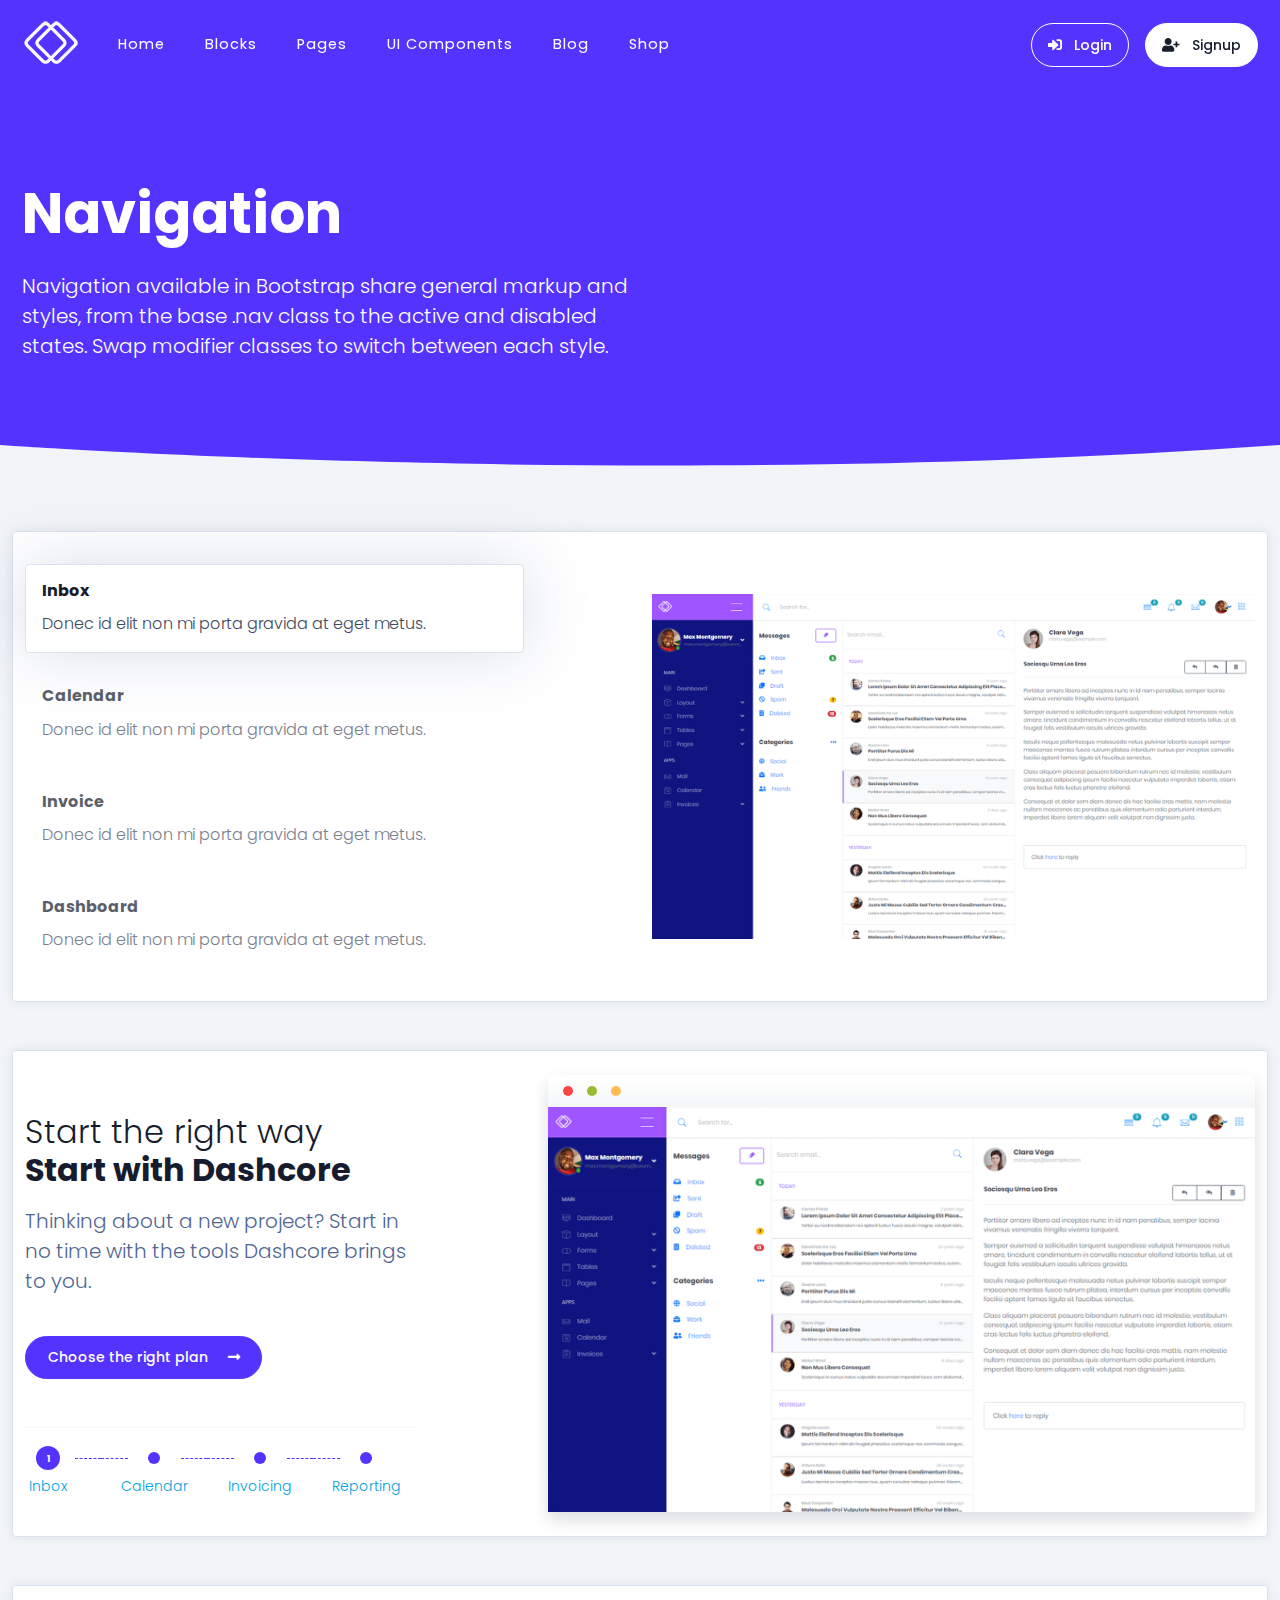
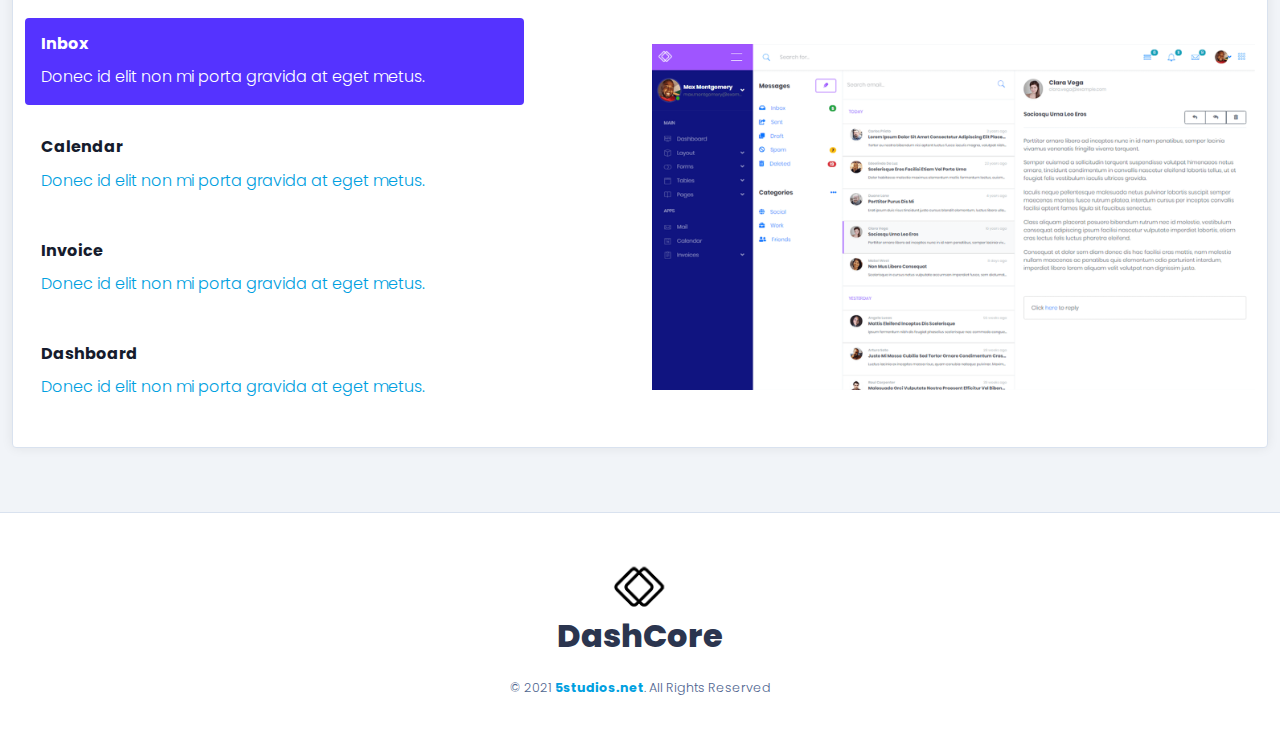
<file: blocks/navigation.html>
<!doctype html>
<html lang="en">

<head>
    <meta charset="utf-8">
    <!--[if IE]><meta http-equiv="X-UA-Compatible" content="IE=edge" /><![endif]-->
    <meta name="description" content="">
    <meta name="viewport" content="width=device-width,initial-scale=1"><!-- Place ../favicon.ico in the root directory -->
    <link rel="apple-touch-icon" href="../apple-touch-icon.png">
    <link rel="icon" href="../favicon.ico">
    <link href="https://fonts.googleapis.com/css?family=Poppins:100,300,400,500,700,900" rel="stylesheet">
    <link href="https://fonts.googleapis.com/css?family=Caveat" rel="stylesheet">
    <title>DashCore - Premium Software & Startup HTML</title><!-- themeforest:css -->
    <link rel="stylesheet" href="../css/fontawesome.css">
    <link rel="stylesheet" href="../css/aos.css">
    <link rel="stylesheet" href="../css/cookieconsent.min.css">
    <link rel="stylesheet" href="../css/magnific-popup.css">
    <link rel="stylesheet" href="../css/odometer-theme-minimal.css">
    <link rel="stylesheet" href="../css/prism-okaidia.css">
    <link rel="stylesheet" href="../css/simplebar.css">
    <link rel="stylesheet" href="../css/smart_wizard_all.css">
    <link rel="stylesheet" href="../css/swiper-bundle.css">
    <link rel="stylesheet" href="../css/dashcore.css">
    <link rel="stylesheet" href="../css/rtl.css">
    <link rel="stylesheet" href="../css/demo.css">
    <!-- endinject -->
</head>

<body>
    <!--[if lt IE 8]>
<p class="browserupgrade">You are using an <strong>outdated</strong> browser. Please <a href="http://browsehappy.com/">upgrade your browser</a> to improve your experience.</p>
<![endif]-->
    <!-- ./Making stripe menu navigation -->
    <nav class="st-nav navbar main-nav navigation fixed-top" id="main-nav">
        <div class="container">
            <ul class="st-nav-menu nav navbar-nav">
                <li class="st-nav-section nav-item"><a href="#main" class="navbar-brand"><img src="../img/logo.png" alt="Dashcore" class="logo logo-sticky d-inline-block d-md-none"> <img src="../img/logo-light.png" alt="Dashcore" class="logo d-none d-md-inline-block"></a></li>
                <li class="st-nav-section st-nav-primary nav-item"><a class="st-root-link nav-link" href="../index.html">Home</a> <a class="st-root-link item-products st-has-dropdown nav-link" data-dropdown="blocks">Blocks</a> <a class="st-root-link item-products st-has-dropdown nav-link" data-dropdown="pages">Pages</a> <a class="st-root-link item-company st-has-dropdown nav-link" data-dropdown="components">UI Components</a> <a class="st-root-link item-blog st-has-dropdown nav-link" data-dropdown="blog">Blog</a> <a class="st-root-link item-shop st-has-dropdown nav-link" href="../shop/" data-dropdown="shop">Shop</a></li>
                <li class="st-nav-section st-nav-secondary nav-item"><a class="btn btn-rounded btn-outline me-3 px-3" href="../login.html" target="_blank"><i class="fas fa-sign-in-alt d-none d-md-inline me-md-0 me-lg-2"></i> <span class="d-md-none d-lg-inline">Login</span> </a><a class="btn btn-rounded btn-solid px-3" href="../signup.html" target="_blank"><i class="fas fa-user-plus d-none d-md-inline me-md-0 me-lg-2"></i> <span class="d-md-none d-lg-inline">Signup</span></a></li><!-- Mobile Navigation -->
                <li class="st-nav-section st-nav-mobile nav-item"><button class="st-root-link navbar-toggler" type="button"><span class="icon-bar"></span> <span class="icon-bar"></span> <span class="icon-bar"></span></button>
                    <div class="st-popup">
                        <div class="st-popup-container"><a class="st-popup-close-button">Close</a>
                            <div class="st-dropdown-content-group">
                                <h4 class="text-uppercase regular">Pages</h4><a class="regular text-primary" href="../about.html"><i class="far fa-building me-2"></i> About </a><a class="regular text-success" href="../contact.html"><i class="far fa-envelope me-2"></i> Contact </a><a class="regular text-warning" href="../pricing.html"><i class="fas fa-hand-holding-usd me-2"></i> Pricing </a><a class="regular text-info" href="../faqs.html"><i class="far fa-question-circle me-2"></i> FAQs</a>
                            </div>
                            <div class="st-dropdown-content-group border-top bw-2">
                                <h4 class="text-uppercase regular">Components</h4>
                                <div class="row">
                                    <div class="col me-4"><a target="_blank" href="../components/alert.html">Alerts</a> <a target="_blank" href="../components/badge.html">Badges</a> <a target="_blank" href="../components/button.html">Buttons</a> <a target="_blank" href="../components/color.html">Colors</a> <a target="_blank" href="../components/accordion.html">Accordion</a> <a target="_blank" href="../components/cookie-law.html">Cookielaw</a></div>
                                    <div class="col me-4"><a target="_blank" href="../components/overlay.html">Overlay</a> <a target="_blank" href="../components/progress.html">Progress</a> <a target="_blank" href="../components/lightbox.html">Lightbox</a> <a target="_blank" href="../components/tab.html">Tabs</a> <a target="_blank" href="../components/tables.html">Tables</a> <a target="_blank" href="../components/typography.html">Typography</a></div>
                                </div>
                            </div>
                            <div class="st-dropdown-content-group bg-light b-t"><a href="../login.html">Sign in <i class="fas fa-arrow-right"></i></a></div>
                        </div>
                    </div>
                </li>
            </ul>
        </div>
        <div class="st-dropdown-root">
            <div class="st-dropdown-bg">
                <div class="st-alt-bg"></div>
            </div>
            <div class="st-dropdown-arrow"></div>
            <div class="st-dropdown-container">
                <div class="st-dropdown-section" data-dropdown="blocks">
                    <div class="st-dropdown-content">
                        <div class="st-dropdown-content-group">
                            <div class="row">
                                <div class="col me-4"><a class="dropdown-item" target="_blank" href="../blocks/call-to-action.html">Call to actions</a> <a class="dropdown-item" target="_blank" href="../blocks/contact.html">Contact</a> <a class="dropdown-item" target="_blank" href="../blocks/counter.html">Counters</a> <a class="dropdown-item" target="_blank" href="../blocks/faqs.html">FAQs</a></div>
                                <div class="col me-4"><a class="dropdown-item" target="_blank" href="../blocks/footer.html">Footers</a> <a class="dropdown-item" target="_blank" href="../blocks/form.html">Forms</a> <a class="dropdown-item" target="_blank" href="../blocks/navbar.html">Navbar</a> <a class="dropdown-item" target="_blank" href="../blocks/navigation.html">Navigation</a></div>
                                <div class="col"><a class="dropdown-item" target="_blank" href="../blocks/pricing.html">Pricing</a> <a class="dropdown-item" target="_blank" href="../blocks/slider.html">Sliders</a> <a class="dropdown-item" target="_blank" href="../blocks/team.html">Team</a> <a class="dropdown-item" target="_blank" href="../blocks/testimonial.html">Testimonials</a></div>
                            </div>
                        </div>
                        <div class="st-dropdown-content-group">
                            <h3 class="link-title"><i class="fas fa-long-arrow-alt-right icon"></i> Coming soon</h3>
                            <div class="ms-5"><span class="dropdown-item text-secondary">Dividers </span><span class="dropdown-item text-secondary">Gallery </span><span class="dropdown-item text-secondary">Screenshots</span></div>
                        </div>
                    </div>
                </div>
                <div class="st-dropdown-section" data-dropdown="pages">
                    <div class="st-dropdown-content">
                        <div class="st-dropdown-content-group">
                            <div class="mb-4">
                                <h3 class="text-darker light text-nowrap"><span class="bold regular">Useful pages</span> you'll need</h3>
                                <p class="text-secondary mt-0">Get a complete design stack</p>
                            </div>
                            <div class="row">
                                <div class="col">
                                    <ul class="me-4">
                                        <li>
                                            <h4 class="text-uppercase regular">Error</h4>
                                        </li>
                                        <li><a target="_blank" href="../403.html">403 Error</a></li>
                                        <li><a target="_blank" href="../404.html">404 Error</a></li>
                                        <li><a target="_blank" href="../500.html">500 Error</a></li>
                                    </ul>
                                </div>
                                <div class="col">
                                    <ul class="me-4">
                                        <li>
                                            <h4 class="text-uppercase regular">User</h4>
                                        </li>
                                        <li><a target="_blank" href="../login.html">Login</a></li>
                                        <li><a target="_blank" href="../register.html">Register</a></li>
                                        <li><a target="_blank" href="../forgot.html">Forgot</a></li>
                                    </ul>
                                </div>
                                <div class="col">
                                    <ul>
                                        <li>
                                            <h4 class="text-uppercase regular">Extra</h4>
                                        </li>
                                        <li><a target="_blank" href="../pricing.html">Pricing</a></li>
                                        <li><a target="_blank" href="../terms.html">Terms</a></li>
                                        <li><a target="_blank" href="../faqs.html">FAQ</a></li>
                                    </ul>
                                </div>
                            </div>
                        </div>
                        <div class="st-dropdown-content-group"><a class="dropdown-item bold" href="../about.html"><i class="far fa-building icon"></i> About </a><a class="dropdown-item bold" href="../contact.html"><i class="far fa-envelope icon"></i> Contact </a><a class="dropdown-item bold" href="../pricing.html"><i class="fas fa-hand-holding-usd icon"></i> Pricing</a></div>
                    </div>
                </div>
                <div class="st-dropdown-section" data-dropdown="components">
                    <div class="st-dropdown-content">
                        <div class="st-dropdown-content-group"><a class="dropdown-item" target="_blank" href="../components/color.html">
                                <div class="d-flex align-items-center mb-3">
                                    <div class="bg-dark text-contrast icon-md center-flex rounded-circle me-2"><i class="fas fa-palette"></i></div>
                                    <div class="flex-fill">
                                        <h3 class="link-title m-0">Colors</h3>
                                        <p class="m-0 text-secondary">Get to know DashCore color options</p>
                                    </div>
                                </div>
                            </a><a class="dropdown-item" target="_blank" href="../components/form-controls.html">
                                <div class="d-flex align-items-center mb-3">
                                    <div class="bg-secondary text-contrast icon-md center-flex rounded-circle me-2"><i class="fab fa-wpforms"></i></div>
                                    <div class="flex-fill">
                                        <h3 class="link-title m-0">Forms</h3>
                                        <p class="m-0 text-secondary">All forms elements</p>
                                    </div>
                                </div>
                            </a><a class="dropdown-item" target="_blank" href="../components/accordion.html">
                                <div class="d-flex align-items-center mb-3">
                                    <div class="bg-success text-contrast icon-md center-flex rounded-circle me-2"><i class="fas fa-bars"></i></div>
                                    <div class="flex-fill">
                                        <h3 class="link-title m-0">Accordion</h3>
                                        <p class="m-0 text-secondary">Useful accordion elements</p>
                                    </div>
                                </div>
                            </a><a class="dropdown-item" target="_blank" href="../components/cookie-law.html">
                                <div class="d-flex align-items-center mb-4">
                                    <div class="bg-info text-contrast icon-md center-flex rounded-circle me-2"><i class="fas fa-cookie-bite"></i></div>
                                    <div class="flex-fill">
                                        <h3 class="link-title m-0">CookieLaw</h3>
                                        <p class="m-0 text-secondary">Comply with the hideous EU Cookie Law</p>
                                    </div>
                                </div>
                            </a>
                            <h4 class="text-uppercase regular">Huge components list</h4>
                            <div class="row">
                                <div class="col me-4"><a class="dropdown-item" target="_blank" href="../components/alert.html">Alerts</a> <a class="dropdown-item" target="_blank" href="../components/badge.html">Badges</a> <a class="dropdown-item" target="_blank" href="../components/button.html">Buttons</a></div>
                                <div class="col me-4"><a class="dropdown-item" target="_blank" href="../components/overlay.html">Overlay</a> <a class="dropdown-item" target="_blank" href="../components/progress.html">Progress</a> <a class="dropdown-item" target="_blank" href="../components/lightbox.html">Lightbox</a></div>
                                <div class="col me-4"><a class="dropdown-item" target="_blank" href="../components/tab.html">Tabs</a> <a class="dropdown-item" target="_blank" href="../components/tables.html">Tables</a> <a class="dropdown-item" target="_blank" href="../components/typography.html">Typography</a></div>
                            </div>
                        </div>
                        <div class="st-dropdown-content-group"><a class="dropdown-item" target="_blank" href="../components/wizard.html">Wizard </a><span class="dropdown-item d-flex align-items-center text-muted">Timeline <i class="fas fa-ban ms-auto"></i> </span><span class="dropdown-item d-flex align-items-center text-muted">Process <i class="fas fa-ban ms-auto"></i></span></div>
                    </div>
                </div>
                <div class="st-dropdown-section" data-dropdown="blog">
                    <div class="st-dropdown-content">
                        <div class="st-dropdown-content-group">
                            <div class="row">
                                <div class="col me-4">
                                    <h4 class="regular text-uppercase">Full width</h4><a class="dropdown-item" target="_blank" href="../blog/blog-post.html">Single post</a> <a class="dropdown-item" target="_blank" href="../blog/blog-grid.html">Posts Grid</a>
                                </div>
                                <div class="col me-4">
                                    <h4 class="regular text-uppercase">Sidebar left</h4><a class="dropdown-item" target="_blank" href="../blog/blog-post-sidebar-left.html">Single post</a> <a class="dropdown-item" target="_blank" href="../blog/blog-grid-sidebar-left.html">Posts Grid</a>
                                </div>
                                <div class="col me-4">
                                    <h4 class="regular text-uppercase">Sidebar right</h4><a class="dropdown-item" target="_blank" href="../blog/blog-post-sidebar-right.html">Single post</a> <a class="dropdown-item" target="_blank" href="../blog/blog-grid-sidebar-right.html">Posts Grid</a>
                                </div>
                            </div>
                        </div>
                    </div>
                </div>
                <div class="st-dropdown-section" data-dropdown="shop">
                    <div class="st-dropdown-content">
                        <div class="st-dropdown-content-group"><a class="dropdown-item mb-4" target="_blank" href="../shop/">
                                <div class="d-flex align-items-center">
                                    <div class="bg-success text-contrast icon-md center-flex rounded-circle me-2"><i class="fas fa-shopping-basket"></i></div>
                                    <div class="flex-fill">
                                        <h3 class="link-title m-0">Home</h3>
                                        <p class="m-0 text-secondary">Online store home with an outstanding UX</p>
                                    </div>
                                </div>
                            </a><a class="dropdown-item" target="_blank" href="../shop/cart.html">
                                <div class="d-flex align-items-center">
                                    <div class="bg-info text-contrast icon-md center-flex rounded-circle me-2"><i class="fas fa-shopping-cart"></i></div>
                                    <div class="flex-fill">
                                        <h3 class="link-title m-0">Cart</h3>
                                        <p class="m-0 text-secondary">Online store shopping cart</p>
                                    </div>
                                </div>
                            </a></div>
                        <div class="st-dropdown-content-group">
                            <h3 class="link-title"><i class="fas fa-money-check-alt icon"></i> Checkout</h3>
                            <div class="ms-5"><a class="dropdown-item text-secondary" target="_blank" href="../shop/checkout-customer.html">Customer <i class="fas fa-angle-right ms-2"></i> </a><a class="dropdown-item text-secondary" target="_blank" href="../shop/checkout-shipping.html">Shipping Information <i class="fas fa-angle-right ms-2"></i> </a><a class="dropdown-item text-secondary" target="_blank" href="../shop/checkout-payment.html">Payment Methods <i class="fas fa-angle-right ms-2"></i> </a><a class="dropdown-item text-secondary" target="_blank" href="../shop/checkout-confirmation.html">Order Review <i class="fas fa-angle-right ms-2"></i></a></div>
                        </div>
                    </div>
                </div>
            </div>
        </div>
    </nav>
    <main class="overflow-hidden">
        <header class="page header text-contrast bg-primary">
            <div class="container">
                <div class="row">
                    <div class="col-md-6">
                        <h1 class="bold display-md-4 text-contrast mb-4">Navigation</h1>
                        <p class="lead text-contrast">Navigation available in Bootstrap share general markup and styles, from the base .nav class to the active and disabled states. Swap modifier classes to switch between each style.</p>
                    </div>
                </div>
            </div>
        </header>
        <div class="position-relative">
            <div class="shape-divider shape-divider-bottom shape-divider-fluid-x text-light"><svg viewBox="0 0 2880 48" xmlns="http://www.w3.org/2000/svg">
                    <path d="M0 48H1437.5H2880V0H2160C1442.5 52 720 0 720 0H0V48Z"></path>
                </svg></div>
        </div>
        <div class="container-fluid py-3 demo-blocks">
            <section class="section block bg-contrast">
                <div class="container py-4">
                    <div class="row align-items-center">
                        <div class="col-md-5 me-md-auto">
                            <nav id="sw-nav-shadow" class="nav flex-md-column nav-pills nav-fill nav-pills-light"><a class="nav-item text-start nav-link py-3 my-2 active" href="javascript:;" data-step="1">
                                    <h6 class="bold">Inbox</h6>
                                    <p class="my-0 d-none d-md-block">Donec id elit non mi porta gravida at eget metus.</p>
                                </a><a class="nav-item text-start nav-link py-3 my-2" href="javascript:;" data-step="2">
                                    <h6 class="bold">Calendar</h6>
                                    <p class="my-0 d-none d-md-block">Donec id elit non mi porta gravida at eget metus.</p>
                                </a><a class="nav-item text-start nav-link py-3 my-2" href="javascript:;" data-step="3">
                                    <h6 class="bold">Invoice</h6>
                                    <p class="my-0 d-none d-md-block">Donec id elit non mi porta gravida at eget metus.</p>
                                </a><a class="nav-item text-start nav-link py-3 my-2" href="javascript:;" data-step="4">
                                    <h6 class="bold">Dashboard</h6>
                                    <p class="my-0 d-none d-md-block">Donec id elit non mi porta gravida at eget metus.</p>
                                </a></nav>
                        </div>
                        <div class="col-md-6">
                            <div class="swiper-container mt-4 mt-md-0" data-sw-navigation="#sw-nav-shadow">
                                <div class="swiper-wrapper">
                                    <div class="swiper-slide"><img src="../img/screens/dash/1.png" class="img-responsive" alt=""></div>
                                    <div class="swiper-slide"><img src="../img/screens/dash/2.png" class="img-responsive" alt=""></div>
                                    <div class="swiper-slide"><img src="../img/screens/dash/3.png" class="img-responsive" alt=""></div>
                                    <div class="swiper-slide"><img src="../img/screens/dash/4.png" class="img-responsive" alt=""></div>
                                </div>
                            </div>
                        </div>
                    </div>
                </div>
            </section><!-- ./Start with Dashcore - Swiper -->
            <section class="section block bg-contrast">
                <div class="container py-4">
                    <div class="row align-items-end">
                        <div class="col-lg-4">
                            <h2 class="light">Start the right way<br><span class="bold">Start with Dashcore</span></h2>
                            <p class="lead text-secondary">Thinking about a new project? Start in no time with the tools Dashcore brings to you.</p><a href="pricing.html" class="btn btn-primary btn-rounded mt-4">Choose the right plan <i class="ms-3 fas fa-long-arrow-alt-right"></i></a>
                            <hr class="mt-5 mb-4">
                            <ol id="sw-nav-tools" class="nav nav-process nav-circle nav-justified">
                                <li class="nav-item active"><a class="nav-link" href="#" data-step="1"><small class="mt-4 absolute">Inbox</small></a></li>
                                <li class="nav-item"><a class="nav-link" href="#" data-step="2"><small class="mt-4 absolute">Calendar</small></a></li>
                                <li class="nav-item"><a class="nav-link" href="#" data-step="3"><small class="mt-4 absolute">Invoicing</small></a></li>
                                <li class="nav-item"><a class="nav-link" href="#" data-step="4"><small class="mt-4 absolute">Reporting</small></a></li>
                            </ol>
                        </div>
                        <div class="col-lg-7 ms-lg-auto">
                            <div class="browser shadow mt-4 mt-md-0">
                                <div class="swiper-container" data-sw-navigation="#sw-nav-tools">
                                    <div class="swiper-wrapper">
                                        <div class="swiper-slide"><img src="../img/screens/dash/1.png" alt="" class="img-responsive"></div>
                                        <div class="swiper-slide"><img src="../img/screens/dash/2.png" alt="" class="img-responsive"></div>
                                        <div class="swiper-slide"><img src="../img/screens/dash/3.png" alt="" class="img-responsive"></div>
                                        <div class="swiper-slide"><img src="../img/screens/dash/4.png" alt="" class="img-responsive"></div>
                                    </div>
                                </div>
                            </div>
                        </div>
                    </div>
                </div>
            </section>
            <section class="section block bg-contrast">
                <div class="container py-4">
                    <div class="row align-items-center">
                        <div class="col-md-5 me-md-auto">
                            <nav id="sw-nav-solid" class="nav flex-md-column nav-pills nav-fill"><a class="nav-item text-start nav-link py-3 my-2 active" href="javascript:;" data-step="1">
                                    <h6 class="bold">Inbox</h6>
                                    <p class="my-0 d-none d-md-block">Donec id elit non mi porta gravida at eget metus.</p>
                                </a><a class="nav-item text-start nav-link py-3 my-2" href="javascript:;" data-step="2">
                                    <h6 class="bold">Calendar</h6>
                                    <p class="my-0 d-none d-md-block">Donec id elit non mi porta gravida at eget metus.</p>
                                </a><a class="nav-item text-start nav-link py-3 my-2" href="javascript:;" data-step="3">
                                    <h6 class="bold">Invoice</h6>
                                    <p class="my-0 d-none d-md-block">Donec id elit non mi porta gravida at eget metus.</p>
                                </a><a class="nav-item text-start nav-link py-3 my-2" href="javascript:;" data-step="4">
                                    <h6 class="bold">Dashboard</h6>
                                    <p class="my-0 d-none d-md-block">Donec id elit non mi porta gravida at eget metus.</p>
                                </a></nav>
                        </div>
                        <div class="col-md-6">
                            <div class="swiper-container mt-4 mt-md-0" data-sw-navigation="#sw-nav-solid">
                                <div class="swiper-wrapper">
                                    <div class="swiper-slide"><img src="../img/screens/dash/1.png" class="img-responsive" alt=""></div>
                                    <div class="swiper-slide"><img src="../img/screens/dash/2.png" class="img-responsive" alt=""></div>
                                    <div class="swiper-slide"><img src="../img/screens/dash/3.png" class="img-responsive" alt=""></div>
                                    <div class="swiper-slide"><img src="../img/screens/dash/4.png" class="img-responsive" alt=""></div>
                                </div>
                            </div>
                        </div>
                    </div>
                </div>
            </section>
        </div>
        <footer class="site-footer section text-center b-t">
            <div class="container py-5">
                <div class="row align-items-center">
                    <div class="col-md-6 text-center mx-auto"><img src="../img/logo.png" alt="" class="logo">
                        <h2 class="extra-bold text-dark mb-4">DashCore</h2>
                        <p class="mt-2 mb-0 text-secondary small">© 2021 <a class="brand bold" target="_blank" href="https://5studios.net">5studios.net</a>. All Rights Reserved</p>
                    </div>
                </div>
            </div>
        </footer>
    </main><!-- themeforest:js -->
    <script src="../js/jquery.js"></script>
    <script src="../js/bootstrap.bundle.js"></script>
    <script src="../js/card.js"></script>
    <script src="../js/counterup2.js"></script>
    <script src="../js/noise.js"></script>
    <script src="../js/noframework.waypoints.js"></script>
    <script src="../js/odometer.js"></script>
    <script src="../js/prism.js"></script>
    <script src="../js/simplebar.js"></script>
    <script src="../js/swiper-bundle.js"></script>
    <script src="../js/jquery.easing.js"></script>
    <script src="../js/jquery.validate.js"></script>
    <script src="../js/jquery.smartWizard.js"></script>
    <script src="../js/feather.js"></script>
    <script src="../js/aos.js"></script>
    <script src="../js/typed.js"></script>
    <script src="../js/jquery.magnific-popup.js"></script>
    <script src="../js/cookieconsent.js"></script>
    <script src="../js/jquery.animatebar.js"></script>
    <script src="../js/common.js"></script>
    <script src="../js/forms.js"></script>
    <script src="../js/stripe-bubbles.js"></script>
    <script src="../js/stripe-menu.js"></script>
    <script src="../js/credit-card.js"></script>
    <script src="../js/pricing.js"></script>
    <script src="../js/shop.js"></script>
    <script src="../js/svg.js"></script>
    <script src="../js/site.js"></script>
    <script src="../js/wizards.js"></script>
    <script src="../js/cookie-consent-util.js"></script>
    <script src="../js/cookie-consent-themes.js"></script>
    <script src="../js/cookie-consent-custom-css.js"></script>
    <script src="../js/cookie-consent-informational.js"></script>
    <script src="../js/cookie-consent-opt-out.js"></script>
    <script src="../js/cookie-consent-opt-in.js"></script>
    <script src="../js/cookie-consent-location.js"></script>
    <script src="../js/demo.js"></script>
    <!-- endinject -->
</body>

</html>
</file>
<file: css/odometer-theme-minimal.css>
.odometer.odometer-auto-theme, .odometer.odometer-theme-minimal {
  display: inline-block;
  vertical-align: middle;
  *vertical-align: auto;
  *zoom: 1;
  *display: inline;
  position: relative;
}
.odometer.odometer-auto-theme .odometer-digit, .odometer.odometer-theme-minimal .odometer-digit {
  display: inline-block;
  vertical-align: middle;
  *vertical-align: auto;
  *zoom: 1;
  *display: inline;
  position: relative;
}
.odometer.odometer-auto-theme .odometer-digit .odometer-digit-spacer, .odometer.odometer-theme-minimal .odometer-digit .odometer-digit-spacer {
  display: inline-block;
  vertical-align: middle;
  *vertical-align: auto;
  *zoom: 1;
  *display: inline;
  visibility: hidden;
}
.odometer.odometer-auto-theme .odometer-digit .odometer-digit-inner, .odometer.odometer-theme-minimal .odometer-digit .odometer-digit-inner {
  text-align: left;
  display: block;
  position: absolute;
  top: 0;
  left: 0;
  right: 0;
  bottom: 0;
  overflow: hidden;
}
.odometer.odometer-auto-theme .odometer-digit .odometer-ribbon, .odometer.odometer-theme-minimal .odometer-digit .odometer-ribbon {
  display: block;
}
.odometer.odometer-auto-theme .odometer-digit .odometer-ribbon-inner, .odometer.odometer-theme-minimal .odometer-digit .odometer-ribbon-inner {
  display: block;
  -webkit-backface-visibility: hidden;
}
.odometer.odometer-auto-theme .odometer-digit .odometer-value, .odometer.odometer-theme-minimal .odometer-digit .odometer-value {
  display: block;
  -webkit-transform: translateZ(0);
}
.odometer.odometer-auto-theme .odometer-digit .odometer-value.odometer-last-value, .odometer.odometer-theme-minimal .odometer-digit .odometer-value.odometer-last-value {
  position: absolute;
}
.odometer.odometer-auto-theme.odometer-animating-up .odometer-ribbon-inner, .odometer.odometer-theme-minimal.odometer-animating-up .odometer-ribbon-inner {
  -webkit-transition: -webkit-transform 2s;
  -moz-transition: -moz-transform 2s;
  -ms-transition: -ms-transform 2s;
  -o-transition: -o-transform 2s;
  transition: transform 2s;
}
.odometer.odometer-auto-theme.odometer-animating-up.odometer-animating .odometer-ribbon-inner, .odometer.odometer-theme-minimal.odometer-animating-up.odometer-animating .odometer-ribbon-inner {
  -webkit-transform: translateY(-100%);
  -moz-transform: translateY(-100%);
  -ms-transform: translateY(-100%);
  -o-transform: translateY(-100%);
  transform: translateY(-100%);
}
.odometer.odometer-auto-theme.odometer-animating-down .odometer-ribbon-inner, .odometer.odometer-theme-minimal.odometer-animating-down .odometer-ribbon-inner {
  -webkit-transform: translateY(-100%);
  -moz-transform: translateY(-100%);
  -ms-transform: translateY(-100%);
  -o-transform: translateY(-100%);
  transform: translateY(-100%);
}
.odometer.odometer-auto-theme.odometer-animating-down.odometer-animating .odometer-ribbon-inner, .odometer.odometer-theme-minimal.odometer-animating-down.odometer-animating .odometer-ribbon-inner {
  -webkit-transition: -webkit-transform 2s;
  -moz-transition: -moz-transform 2s;
  -ms-transition: -ms-transform 2s;
  -o-transition: -o-transform 2s;
  transition: transform 2s;
  -webkit-transform: translateY(0);
  -moz-transform: translateY(0);
  -ms-transform: translateY(0);
  -o-transform: translateY(0);
  transform: translateY(0);
}
</file>
<file: css/prism-okaidia.css>
/**
 * okaidia theme for JavaScript, CSS and HTML
 * Loosely based on Monokai textmate theme by http://www.monokai.nl/
 * @author ocodia
 */

code[class*="language-"],
pre[class*="language-"] {
	color: #f8f8f2;
	background: none;
	text-shadow: 0 1px rgba(0, 0, 0, 0.3);
	font-family: Consolas, Monaco, 'Andale Mono', 'Ubuntu Mono', monospace;
	font-size: 1em;
	text-align: left;
	white-space: pre;
	word-spacing: normal;
	word-break: normal;
	word-wrap: normal;
	line-height: 1.5;

	-moz-tab-size: 4;
	-o-tab-size: 4;
	tab-size: 4;

	-webkit-hyphens: none;
	-moz-hyphens: none;
	-ms-hyphens: none;
	hyphens: none;
}

/* Code blocks */
pre[class*="language-"] {
	padding: 1em;
	margin: .5em 0;
	overflow: auto;
	border-radius: 0.3em;
}

:not(pre) > code[class*="language-"],
pre[class*="language-"] {
	background: #272822;
}

/* Inline code */
:not(pre) > code[class*="language-"] {
	padding: .1em;
	border-radius: .3em;
	white-space: normal;
}

.token.comment,
.token.prolog,
.token.doctype,
.token.cdata {
	color: #8292a2;
}

.token.punctuation {
	color: #f8f8f2;
}

.token.namespace {
	opacity: .7;
}

.token.property,
.token.tag,
.token.constant,
.token.symbol,
.token.deleted {
	color: #f92672;
}

.token.boolean,
.token.number {
	color: #ae81ff;
}

.token.selector,
.token.attr-name,
.token.string,
.token.char,
.token.builtin,
.token.inserted {
	color: #a6e22e;
}

.token.operator,
.token.entity,
.token.url,
.language-css .token.string,
.style .token.string,
.token.variable {
	color: #f8f8f2;
}

.token.atrule,
.token.attr-value,
.token.function,
.token.class-name {
	color: #e6db74;
}

.token.keyword {
	color: #66d9ef;
}

.token.regex,
.token.important {
	color: #fd971f;
}

.token.important,
.token.bold {
	font-weight: bold;
}
.token.italic {
	font-style: italic;
}

.token.entity {
	cursor: help;
}
</file>
<file: css/simplebar.css>
[data-simplebar] {
  position: relative;
  flex-direction: column;
  flex-wrap: wrap;
  justify-content: flex-start;
  align-content: flex-start;
  align-items: flex-start;
}

.simplebar-wrapper {
  overflow: hidden;
  width: inherit;
  height: inherit;
  max-width: inherit;
  max-height: inherit;
}

.simplebar-mask {
  direction: inherit;
  position: absolute;
  overflow: hidden;
  padding: 0;
  margin: 0;
  left: 0;
  top: 0;
  bottom: 0;
  right: 0;
  width: auto !important;
  height: auto !important;
  z-index: 0;
}

.simplebar-offset {
  direction: inherit !important;
  box-sizing: inherit !important;
  resize: none !important;
  position: absolute;
  top: 0;
  left: 0;
  bottom: 0;
  right: 0;
  padding: 0;
  margin: 0;
  -webkit-overflow-scrolling: touch;
}

.simplebar-content-wrapper {
  direction: inherit;
  box-sizing: border-box !important;
  position: relative;
  display: block;
  height: 100%; /* Required for horizontal native scrollbar to not appear if parent is taller than natural height */
  width: auto;
  max-width: 100%; /* Not required for horizontal scroll to trigger */
  max-height: 100%; /* Needed for vertical scroll to trigger */
  scrollbar-width: none;
  -ms-overflow-style: none;
}

.simplebar-content-wrapper::-webkit-scrollbar,
.simplebar-hide-scrollbar::-webkit-scrollbar {
  width: 0;
  height: 0;
}

.simplebar-content:before,
.simplebar-content:after {
  content: ' ';
  display: table;
}

.simplebar-placeholder {
  max-height: 100%;
  max-width: 100%;
  width: 100%;
  pointer-events: none;
}

.simplebar-height-auto-observer-wrapper {
  box-sizing: inherit !important;
  height: 100%;
  width: 100%;
  max-width: 1px;
  position: relative;
  float: left;
  max-height: 1px;
  overflow: hidden;
  z-index: -1;
  padding: 0;
  margin: 0;
  pointer-events: none;
  flex-grow: inherit;
  flex-shrink: 0;
  flex-basis: 0;
}

.simplebar-height-auto-observer {
  box-sizing: inherit;
  display: block;
  opacity: 0;
  position: absolute;
  top: 0;
  left: 0;
  height: 1000%;
  width: 1000%;
  min-height: 1px;
  min-width: 1px;
  overflow: hidden;
  pointer-events: none;
  z-index: -1;
}

.simplebar-track {
  z-index: 1;
  position: absolute;
  right: 0;
  bottom: 0;
  pointer-events: none;
  overflow: hidden;
}

[data-simplebar].simplebar-dragging .simplebar-content {
  pointer-events: none;
  user-select: none;
  -webkit-user-select: none;
}

[data-simplebar].simplebar-dragging .simplebar-track {
  pointer-events: all;
}

.simplebar-scrollbar {
  position: absolute;
  left: 0;
  right: 0;
  min-height: 10px;
}

.simplebar-scrollbar:before {
  position: absolute;
  content: '';
  background: black;
  border-radius: 7px;
  left: 2px;
  right: 2px;
  opacity: 0;
  transition: opacity 0.2s linear;
}

.simplebar-scrollbar.simplebar-visible:before {
  /* When hovered, remove all transitions from drag handle */
  opacity: 0.5;
  transition: opacity 0s linear;
}

.simplebar-track.simplebar-vertical {
  top: 0;
  width: 11px;
}

.simplebar-track.simplebar-vertical .simplebar-scrollbar:before {
  top: 2px;
  bottom: 2px;
}

.simplebar-track.simplebar-horizontal {
  left: 0;
  height: 11px;
}

.simplebar-track.simplebar-horizontal .simplebar-scrollbar:before {
  height: 100%;
  left: 2px;
  right: 2px;
}

.simplebar-track.simplebar-horizontal .simplebar-scrollbar {
  right: auto;
  left: 0;
  top: 2px;
  height: 7px;
  min-height: 0;
  min-width: 10px;
  width: auto;
}

/* Rtl support */
[data-simplebar-direction='rtl'] .simplebar-track.simplebar-vertical {
  right: auto;
  left: 0;
}

.hs-dummy-scrollbar-size {
  direction: rtl;
  position: fixed;
  opacity: 0;
  visibility: hidden;
  height: 500px;
  width: 500px;
  overflow-y: hidden;
  overflow-x: scroll;
}

.simplebar-hide-scrollbar {
  position: fixed;
  left: 0;
  visibility: hidden;
  overflow-y: scroll;
  scrollbar-width: none;
  -ms-overflow-style: none;
}
</file>
<file: css/rtl.css>
[dir="rtl"] .handwritten.highlight:before {
  margin-right: -1.5rem;
  margin-left: 0;
  -webkit-transform: rotate3d(0, 1, 0, 145deg);
          transform: rotate3d(0, 1, 0, 145deg);
}

[dir="rtl"] .list-unstyled {
  padding-right: 0;
}

[dir="rtl"] .icon {
  margin-right: 15px;
  margin-left: 0;
}

[dir="rtl"] .icon-anime .shape {
  margin-right: -25%;
}

[dir="rtl"] .st-nav .st-nav-section.st-nav-primary.stick-right {
  margin-left: 0;
  margin-right: auto;
}

[dir="rtl"] .st-nav .st-nav-section.st-nav-primary.stick-right + .st-nav-secondary {
  margin-right: 1rem;
  margin-left: 0;
}

[dir="rtl"] .st-nav .st-nav-section.st-nav-secondary {
  margin-right: auto;
  margin-left: 0;
}

[dir="rtl"] .st-nav .st-dropdown-content-group {
  text-align: right;
}

[dir="rtl"] .st-nav .st-popup-close-button {
  right: auto;
  left: 0;
}

@media (min-width: 768px) {
  [dir="rtl"] .nav-tabs.nav-rounded .nav-link:first-child {
    border-radius: 0 5rem 5rem 0;
  }
  [dir="rtl"] .nav-tabs.nav-rounded .nav-link:last-child {
    border-radius: 5rem 0 0 5rem;
  }
}

[dir="rtl"] .swiper-center-nav .swiper-button-prev {
  left: auto;
  right: 0;
  -webkit-transform: translate(50%);
          transform: translate(50%);
}

[dir="rtl"] .swiper-center-nav .swiper-button-next {
  left: 0;
  right: auto;
  -webkit-transform: translate(-50%);
          transform: translate(-50%);
}

[dir="rtl"] .nav-process {
  margin-left: 0;
  margin-right: -30px;
}

[dir="rtl"] .btn-group > .btn:not(:last-child):not(.dropdown-toggle),
[dir="rtl"] .btn-group > .btn-group:not(:last-child) > .btn {
  border-top-left-radius: 0;
  border-bottom-left-radius: 0;
}

[dir="rtl"] .btn-group > .btn:not(:first-child),
[dir="rtl"] .btn-group > .btn-group:not(:first-child) > .btn {
  border-top-right-radius: 0;
  border-bottom-right-radius: 0;
}

[dir="rtl"] .btn-group > .btn:first-child {
  border-top-right-radius: 0.25rem;
  border-bottom-right-radius: 0.25rem;
}

[dir="rtl"] .btn-group > .btn:last-child {
  border-top-left-radius: 0.25rem;
  border-bottom-left-radius: 0.25rem;
}

[dir="rtl"] .input-group-register .btn {
  left: 5px;
  right: auto;
}

[dir="rtl"] .input-group-register .form-control {
  padding: 0 30px 0 180px;
}

[dir="rtl"] .checkbox label:before,
[dir="rtl"] .radio label:before {
  margin: 0 0 0 0.5em;
}

[dir="rtl"] .checkbox label:after,
[dir="rtl"] .radio label:after {
  left: 0;
  right: 4.75px;
}

[dir="rtl"] .divider-shape {
  direction: rtl;
}

[dir="rtl"] #stripes {
  background: linear-gradient(30deg, #a6ffcb 15%, #05d5ff 30%, #5533ff 86%);
}

[dir="rtl"] #stripes :nth-child(1) {
  -webkit-clip-path: polygon(0 0, 100% 0%, 100% 100%, 0% 60%);
          clip-path: polygon(0 0, 100% 0%, 100% 100%, 0% 60%);
}

[dir="rtl"] #stripes :nth-child(2) {
  -webkit-clip-path: polygon(0 0, 100% 0%, 100% 100%, 0% 74%);
          clip-path: polygon(0 0, 100% 0%, 100% 100%, 0% 74%);
}

[dir="rtl"] #stripes :nth-child(3) {
  -webkit-clip-path: polygon(0 0, 100% 0, 100% 70%, 0 5%);
          clip-path: polygon(0 0, 100% 0, 100% 70%, 0 5%);
}

[dir="rtl"] #stripes :nth-child(4) {
  -webkit-clip-path: polygon(0 0, 100% 23%, 100% 100%, 0% 77%);
          clip-path: polygon(0 0, 100% 23%, 100% 100%, 0% 77%);
}

[dir="rtl"] #stripes :nth-child(5) {
  -webkit-clip-path: polygon(0 0, 100% 23%, 100% 100%, 0% 80%);
          clip-path: polygon(0 0, 100% 23%, 100% 100%, 0% 80%);
}

@media (min-width: 768px) {
  [dir="rtl"] .app-landing-header .shape-main {
    -webkit-transform: translate(50%, 0) rotate(-30deg);
            transform: translate(50%, 0) rotate(-30deg);
  }
}

[dir="rtl"] .app-landing-header .shape-top {
  -webkit-transform-origin: unset;
          transform-origin: unset;
  -webkit-transform: translateY(-60%) rotate(60deg);
          transform: translateY(-60%) rotate(60deg);
  left: auto;
  right: 45%;
}

[dir="rtl"] .app-landing-header .screen-highlight {
  left: 50%;
}

@media (min-width: 1200px) {
  [dir="rtl"] .app-landing-2-header .background-shape-main {
    -webkit-transform: translate(-30%, -10%) skewY(-30deg);
            transform: translate(-30%, -10%) skewY(-30deg);
  }
}

[dir="rtl"] .app-landing-2-header .animation-shape.shape-triangle {
  left: auto;
  right: 0;
}

[dir="rtl"] .app-landing-2-header .animation-shape.shape-cross {
  left: 25%;
}

[dir="rtl"] .app-landing-2-header .static-shape.pattern-dots-1 {
  left: auto;
  right: 0;
}

[dir="rtl"] .app-landing-2-header .static-shape.pattern-dots-2 {
  right: auto;
  left: 33%;
}

[dir="rtl"] .app-landing-2-header .shape[data-aos]:before {
  -webkit-transform: rotate(55deg);
          transform: rotate(55deg);
}

[dir="rtl"] .automate-social-header .shape-main {
  -webkit-transform-origin: 100% 100%;
          transform-origin: 100% 100%;
  -webkit-transform: translate(-20%, 0) rotate(30deg);
          transform: translate(-20%, 0) rotate(30deg);
}

[dir="rtl"] .automate-social-header .shape-background.shape-right {
  right: 93%;
  left: auto;
  -webkit-transform: rotate(45deg);
          transform: rotate(45deg);
}

@media (min-width: 992px) {
  [dir="rtl"] .automate-social-header .main-shape-wrapper {
    right: auto;
    left: 0;
  }
}

[dir="rtl"] .automate-social-header .main-shape-wrapper figure {
  -webkit-transform: scale(-1, 1);
          transform: scale(-1, 1);
}

[dir="rtl"] .smart-business-header .shape-top {
  -webkit-transform: rotate(30deg) translate3D(-75%, -45%, 0);
          transform: rotate(30deg) translate3D(-75%, -45%, 0);
}

@media (min-width: 1200px) {
  [dir="rtl"] .smart-business-header .background-shape {
    -webkit-transform: translate(-30%, -12%) skewY(-30deg);
            transform: translate(-30%, -12%) skewY(-30deg);
  }
}

@media (min-width: 992px) {
  [dir="rtl"] .smart-business-header .main-shape-wrapper {
    right: auto;
    left: 0;
  }
}

[dir="rtl"] .smart-business-header .anim.anim-1 {
  top: 56%;
  right: auto;
  left: 5%;
}

[dir="rtl"] .smart-business-header .anim.anim-2 {
  top: 10%;
  right: auto;
  left: 58%;
}

[dir="rtl"] .smart-business-header .anim.anim-3 {
  top: 33%;
  right: auto;
  left: 22%;
}

[dir="rtl"] .smart-business-header .main-shape {
  -webkit-transform: scale(-1, 1);
          transform: scale(-1, 1);
}

[dir="rtl"] .payment-services-header .shape-main {
  left: auto;
  right: 0;
}

@media (min-width: 768px) {
  [dir="rtl"] .payment-services-header .figure-box {
    margin-left: 0;
    margin-right: auto;
    -webkit-transform: translate3d(-25%, 0, 0);
            transform: translate3d(-25%, 0, 0);
  }
}

@media (min-width: 768px) {
  [dir="rtl"] .payment-services-header .promo-box {
    left: auto;
    right: -100px;
  }
}

[dir="rtl"] .pricing .pricing-value .price:before {
  left: auto;
  right: -15px;
}

[dir="rtl"] .pricing .pricing-value .price:after {
  position: relative;
  content: "/mo";
}

[dir="rtl"] .pricing-table .pricing-details th:first-child {
  text-align: right;
}

[dir="rtl"] .perspective-mockups {
  left: 0;
}

@media (min-width: 768px) {
  [dir="rtl"] .perspective-mockups .tablet.landscape {
    -webkit-transform: translateX(10%);
            transform: translateX(10%);
  }
}

@media (min-width: 992px) {
  [dir="rtl"] .perspective-mockups .tablet.landscape {
    -webkit-transform: translateX(25%);
            transform: translateX(25%);
  }
}

@media (min-width: 1200px) {
  [dir="rtl"] .perspective-mockups .tablet.landscape {
    -webkit-transform: translateX(0);
            transform: translateX(0);
  }
}

@media (min-width: 768px) {
  [dir="rtl"] .perspective-mockups {
    -webkit-transform: rotate(-12deg) translateX(-60%);
            transform: rotate(-12deg) translateX(-60%);
    -webkit-transform-origin: 0 100%;
            transform-origin: 0 100%;
  }
}

@media (min-width: 992px) {
  [dir="rtl"] .perspective-mockups {
    -webkit-transform: rotate(-12deg) translateX(-30%);
            transform: rotate(-12deg) translateX(-30%);
  }
}

@media (min-width: 1200px) {
  [dir="rtl"] .perspective-mockups {
    left: 7%;
  }
  [dir="rtl"] .perspective-mockups .phone-small {
    margin: 50px 0 0 50px;
  }
}

@media (min-width: 1678px) {
  [dir="rtl"] .perspective-mockups {
    -webkit-transform: rotate(-12deg);
            transform: rotate(-12deg);
  }
}

[dir="rtl"] .shape-testimonials blockquote {
  text-align: right;
}

[dir="rtl"] .shape-testimonials blockquote .quote {
  left: auto;
  right: 0;
}

@media (min-width: 768px) {
  [dir="rtl"] .shape-testimonials .shape-wrapper .shape {
    -webkit-transform: translateX(0);
            transform: translateX(0);
  }
}

[dir="rtl"] .app-safety .shape-triangle {
  left: auto;
  right: 25%;
}

@media (min-width: 768px) {
  [dir="rtl"] .app-safety .shape-triangle {
    right: 5%;
  }
}

[dir="rtl"] .app-safety .shape-circle {
  left: 5%;
  right: auto;
}

[dir="rtl"] .app-safety .shape.pattern-dots {
  right: 25%;
  left: auto;
}

[dir="rtl"] .why-people-love-us .shape-circle-1 {
  left: auto;
  right: 7%;
}

@media (min-width: 768px) {
  [dir="rtl"] .why-people-love-us .shape-circle-1 {
    right: 25%;
  }
}

[dir="rtl"] .why-people-love-us .shape-circle-2 {
  right: 60%;
  left: auto;
}

@media (min-width: 768px) {
  [dir="rtl"] .why-people-love-us .shape-circle-2 {
    right: 22%;
  }
}

[dir="rtl"] .why-people-love-us .shape.pattern-dots-1 {
  right: 20%;
  left: auto;
}

[dir="rtl"] .why-icon-list:before {
  right: 50px;
  left: auto;
}

[dir="rtl"] .slider-testimonials .divider {
  left: 0;
  right: auto;
  -webkit-transform-origin: 0 0;
          transform-origin: 0 0;
  -webkit-transform: rotate(75deg);
          transform: rotate(75deg);
}

[dir="rtl"] .built-tech .shape-circle {
  left: auto;
  right: 0;
}

[dir="rtl"] .built-tech .shape-circle div {
  -webkit-transform: translate(50%, -10%);
          transform: translate(50%, -10%);
}

[dir="rtl"] .how-it-works .shape-ring {
  right: auto;
  left: 0;
}

[dir="rtl"] .how-it-works .shape-ring div {
  -webkit-transform: translate3d(-50%, 0, 0);
          transform: translate3d(-50%, 0, 0);
}

[dir="rtl"] .why-choose-us .browser {
  -webkit-transform: translate(-40%, -10%) rotate3d(0.342, -0.94, 0, 22deg) rotateZ(-7deg);
          transform: translate(-40%, -10%) rotate3d(0.342, -0.94, 0, 22deg) rotateZ(-7deg);
}

[dir="rtl"] .why-choose-us .iphone-x {
  -webkit-transform: translate(20%, 10%) rotate3d(0.5, 0.866, 0, 16deg) rotateZ(7deg);
          transform: translate(20%, 10%) rotate3d(0.5, 0.866, 0, 16deg) rotateZ(7deg);
}

[dir="rtl"] .why-choose-us .pattern-dots {
  left: auto;
  right: 60%;
}

@media (min-width: 992px) {
  [dir="rtl"] .singl-testimonial .user-review {
    -webkit-transform: translate(25%, 25%);
            transform: translate(25%, 25%);
  }
}

[dir="rtl"] .singl-testimonial .user-review blockquote:before {
  -webkit-transform: translate(70%, 0);
          transform: translate(70%, 0);
}

[dir="rtl"] .singl-testimonial .user-review .svg-review-bottom {
  -webkit-transform: translateX(55%);
          transform: translateX(55%);
}

[dir="rtl"] .singl-testimonial .user-review .svg-review-bottom.back {
  -webkit-transform: translate(51%, -1%) scale(1.1);
          transform: translate(51%, -1%) scale(1.1);
}

[dir="rtl"] .singl-testimonial .user-review .svg-review-bottom.left {
  -webkit-transform: rotate(-45deg) translate(146%, -143%) scale(1.7);
          transform: rotate(-45deg) translate(146%, -143%) scale(1.7);
}

[dir="rtl"] .singl-testimonial .reviews-navigation {
  right: auto;
  left: 0;
}

[dir="rtl"] .singl-testimonial .reviews-navigation .reviews-nav-prev {
  margin-right: 0;
  margin-left: 2rem;
}

@media (min-width: 992px) {
  [dir="rtl"] .singl-testimonial .reviews-navigation {
    right: auto;
    left: 13%;
  }
}

[dir="rtl"] .smart-wallet .shape.pattern-dots {
  right: auto;
  left: 3%;
}

/*# sourceMappingURL=rtl.css.map */
</file>
<file: css/demo.css>
/* Demo styling,
 * this file will bring Demo Landing Page styles,
 * you can safely remove if you're not using any style the index.html
 */
.demo-link {
  width: 64px;
  max-width: 64px;
  -webkit-transition: max-width 0.8s ease-in-out;
  transition: max-width 0.8s ease-in-out;
  display: -webkit-box;
  display: -ms-flexbox;
  display: flex;
  -webkit-box-align: center;
      -ms-flex-align: center;
          align-items: center;
}

.demo-link .demo-link-text {
  opacity: 0;
  font-weight: 400;
  font-size: 0.875rem;
  -webkit-transform: translateX(100%);
          transform: translateX(100%);
  -webkit-transition: -webkit-transform 0.3s ease 0.2s;
  transition: -webkit-transform 0.3s ease 0.2s;
  transition: transform 0.3s ease 0.2s;
  transition: transform 0.3s ease 0.2s, -webkit-transform 0.3s ease 0.2s;
}

.demo-link:hover {
  max-width: 192px;
  width: auto;
}

.demo-link:hover .demo-link-text {
  opacity: 1;
  -webkit-transform: translateX(0);
          transform: translateX(0);
}

.demo-blocks {
  background-color: #f1f4f8;
}

.demo-blocks .block {
  margin-bottom: 3rem;
  margin-top: 3rem;
  -webkit-box-shadow: 0 0 0.75rem rgba(0, 0, 0, 0.075);
          box-shadow: 0 0 0.75rem rgba(0, 0, 0, 0.075);
  border: 1px solid #d9e2ef;
  border-radius: 0.25rem;
  background-color: #ffffff;
}

.preview-pane {
  padding: 0;
  height: 320px;
  text-align: center;
}

.preview-pane .preview-page {
  width: 100%;
  height: 100%;
  overflow-y: auto;
}

.preview-pane .preview-page img {
  width: 100%;
  display: block;
  margin-top: 0;
}

.card-demo .card-body {
  z-index: 1;
  -webkit-box-shadow: 0 5px 10px rgba(0, 0, 0, 0.03);
          box-shadow: 0 5px 10px rgba(0, 0, 0, 0.03);
}

.card-demo .is-new {
  position: absolute;
  top: 0;
  right: 0;
  -webkit-transform: translate(50%, -50%);
          transform: translate(50%, -50%);
}

.count-down {
  padding-top: 30px;
  padding-bottom: 30px;
}

.count-down li {
  padding: 0 30px 0;
}

.count-down span {
  font-size: 3.25rem;
  font-weight: 700;
  line-height: 1;
  display: block;
}

.count-down p {
  margin-top: 0;
  font-weight: 300;
}

@media (min-width: md) {
  .count-down span {
    font-size: 4.5rem;
  }
}

.example-selector {
  display: -webkit-box;
  display: -ms-flexbox;
  display: flex;
  -webkit-box-align: center;
      -ms-flex-align: center;
          align-items: center;
  -ms-flex-pack: distribute;
      justify-content: space-around;
  -ms-flex-wrap: wrap;
      flex-wrap: wrap;
  list-style-type: none;
}

.example-selector > li {
  display: -webkit-box;
  display: -ms-flexbox;
  display: flex;
  -webkit-box-align: center;
      -ms-flex-align: center;
          align-items: center;
  -webkit-box-pack: center;
      -ms-flex-pack: center;
          justify-content: center;
  cursor: pointer;
  margin: 0.5em;
  padding: 2.5em;
  overflow: hidden;
  -webkit-transition: all 0.3s ease;
  transition: all 0.3s ease;
  border-radius: 0.25rem;
  border: 1px solid #d9e2ef;
}

.example-selector > li:hover {
  border-color: #5533ff;
}

.cookie-location-message {
  margin-top: 4rem;
}

.cookie-location-message ul {
  list-style: none;
  padding: 0;
}

/*# sourceMappingURL=demo.css.map */
</file>
<file: css/custom.css>
/* ================================= Background Top =================================== */
.bg-primary {
    background-color: #006837 !important;
  }


/* ================================= BTN OUTLINE UPDATE ===============================*/
.navigation .btn-outline{
  color: white;
  border-color: white;
}
.navigation .btn-outline:hover, .navigation.navbar-sticky .btn-outline:hover {
  -webkit-box-shadow: -1px 3px 10px 0 #333 !important;
          box-shadow: -1px 3px 10px 0 #333 !important;
}
.navigation.navbar-sticky .btn-outline{
  color: #1B6F62;
  border-color: #1B6F62;
}

.navigation.navbar-sticky .btn-outline:hover{
  background-color: #1B6F62;
  border-color: #1B6F62;
}

/* ==================================== BTN SOLID UPDATE ================================= */
.navigation .btn-solid:hover {
  color: white;
  background-color: #1B6F62;
  border-color: white;
  -webkit-box-shadow: -1px 3px 10px 0 #333 !important;
          box-shadow: -1px 3px 10px 0 #333 !important;
}

.navigation.navbar-sticky .btn-solid{
  border-color: #1B6F62;
}
.navigation.navbar-sticky .btn-solid:hover{
  color: #1B6F62;
  background-color: white;
  border-color: #1B6F62;
}

.btn-primary{
  color: #ffffff;
  background-color: #1B6F62;
  border-color: #1B6F62;
}

.btn-primary:hover{
  color: #1B6F62;
  background-color: white;
  border-color: #1B6F62;
}

.text-primary{
  color:#1B6F62 !important;
}


/* ================================= Card Hover ================================= */
.shadow-hover {
  -webkit-transition: -webkit-box-shadow 0.3s ease-in-out;
  transition: -webkit-box-shadow 0.3s ease-in-out;
  transition: box-shadow 0.3s ease-in-out;
  transition: box-shadow 0.3s ease-in-out, -webkit-box-shadow 0.3s ease-in-out;
}

.shadow-hover:hover {
  -webkit-box-shadow: -1px 3px 15px 0 #1B6F62 !important;
          box-shadow: -1px 3px 15px 0 #1B6F62 !important;
          background-color: #006837;
          color:#ffffff;

}

.card:hover p{
  color:#ffffff;
}
.card-body:hover h5{
  color: #ffffff;
}

.card-body:hover .text-secondary{
  color: #ffffff;
}

/* ======= Underline ========== */

.hover-underline-animation {
  /* display: inline-block; */
  position: relative;
  /* color:#0087ca; */
}

.hover-underline-animation:after {
  content: '';
  position: absolute;
  width: 100%;
  transform: scaleX(0);
  height: 2px;
  bottom: 0;
  left: 0;
  background-color: 
#0087ca;
  transform-origin: bottom right;
  transition: transform 0.25s ease-out;
}

.hover-underline-animation:hover:after {
  transform: scaleX(1);
  transform-origin: bottom left;
}
.navbar-sticky .btn.btn-rounded.btn-solid.modal-popup{
  color: #161c2d;
  background-color: white;
  border-color: white;
  /* -webkit-box-shadow: 0 0 0 0.25rem rgb(220 221 224 / 50%);
  box-shadow: 0 0 0 0.25rem rgb(220 221 224 / 50%); */
}
.navbar-sticky .btn.btn-rounded.btn-solid.modal-popup{
  color: #ffffff;
  border-color: #1B6F62;
  background-color: #1B6F62;
}

.navigation.navbar-sticky .btn-outline:active:focus{
  background-color: transparent;
  color: #161c2d;
}

.how-it-works .shape-ring div {
  -webkit-transform: translate3d(50%, 0, 0);
  transform: translate3d(50%, 0, 0);
  width: 300px;
  height: 300px;
  border: 10px solid #1B6F62;
  border-radius: 50%;
}
</file>
<file: css/cookieconsent.min.css>
.cc-window{opacity:1;-webkit-transition:opacity 1s ease;transition:opacity 1s ease}.cc-window.cc-invisible{opacity:0}.cc-animate.cc-revoke{-webkit-transition:transform 1s ease;-webkit-transition:-webkit-transform 1s ease;transition:-webkit-transform 1s ease;transition:transform 1s ease;transition:transform 1s ease,-webkit-transform 1s ease}.cc-animate.cc-revoke.cc-top{-webkit-transform:translateY(-2em);transform:translateY(-2em)}.cc-animate.cc-revoke.cc-bottom{-webkit-transform:translateY(2em);transform:translateY(2em)}.cc-animate.cc-revoke.cc-active.cc-top{-webkit-transform:translateY(0);transform:translateY(0)}.cc-animate.cc-revoke.cc-active.cc-bottom{-webkit-transform:translateY(0);transform:translateY(0)}.cc-revoke:hover{-webkit-transform:translateY(0);transform:translateY(0)}.cc-grower{max-height:0;overflow:hidden;-webkit-transition:max-height 1s;transition:max-height 1s}
.cc-revoke,.cc-window{position:fixed;overflow:hidden;-webkit-box-sizing:border-box;box-sizing:border-box;font-family:Helvetica,Calibri,Arial,sans-serif;font-size:16px;line-height:1.5em;display:-webkit-box;display:-ms-flexbox;display:flex;-ms-flex-wrap:nowrap;flex-wrap:nowrap;z-index:9999}.cc-window.cc-static{position:static}.cc-window.cc-floating{padding:2em;max-width:24em;-webkit-box-orient:vertical;-webkit-box-direction:normal;-ms-flex-direction:column;flex-direction:column}.cc-window.cc-banner{padding:1em 1.8em;width:100%;-webkit-box-orient:horizontal;-webkit-box-direction:normal;-ms-flex-direction:row;flex-direction:row}.cc-revoke{padding:.5em}.cc-revoke:hover{text-decoration:underline}.cc-header{font-size:18px;font-weight:700}.cc-btn,.cc-close,.cc-link,.cc-revoke{cursor:pointer}.cc-link{opacity:.8;display:inline-block;padding:.2em;text-decoration:underline}.cc-link:hover{opacity:1}.cc-link:active,.cc-link:visited{color:initial}.cc-btn{display:block;padding:.4em .8em;font-size:.9em;font-weight:700;border-width:2px;border-style:solid;text-align:center;white-space:nowrap}.cc-highlight .cc-btn:first-child{background-color:transparent;border-color:transparent}.cc-highlight .cc-btn:first-child:focus,.cc-highlight .cc-btn:first-child:hover{background-color:transparent;text-decoration:underline}.cc-close{display:block;position:absolute;top:.5em;right:.5em;font-size:1.6em;opacity:.9;line-height:.75}.cc-close:focus,.cc-close:hover{opacity:1}
.cc-revoke.cc-top{top:0;left:3em;border-bottom-left-radius:.5em;border-bottom-right-radius:.5em}.cc-revoke.cc-bottom{bottom:0;left:3em;border-top-left-radius:.5em;border-top-right-radius:.5em}.cc-revoke.cc-left{left:3em;right:unset}.cc-revoke.cc-right{right:3em;left:unset}.cc-top{top:1em}.cc-left{left:1em}.cc-right{right:1em}.cc-bottom{bottom:1em}.cc-floating>.cc-link{margin-bottom:1em}.cc-floating .cc-message{display:block;margin-bottom:1em}.cc-window.cc-floating .cc-compliance{-webkit-box-flex:1;-ms-flex:1 0 auto;flex:1 0 auto}.cc-window.cc-banner{-webkit-box-align:center;-ms-flex-align:center;align-items:center}.cc-banner.cc-top{left:0;right:0;top:0}.cc-banner.cc-bottom{left:0;right:0;bottom:0}.cc-banner .cc-message{display:block;-webkit-box-flex:1;-ms-flex:1 1 auto;flex:1 1 auto;max-width:100%;margin-right:1em}.cc-compliance{display:-webkit-box;display:-ms-flexbox;display:flex;-webkit-box-align:center;-ms-flex-align:center;align-items:center;-ms-flex-line-pack:justify;align-content:space-between}.cc-floating .cc-compliance>.cc-btn{-webkit-box-flex:1;-ms-flex:1;flex:1}.cc-btn+.cc-btn{margin-left:.5em}
@media print{.cc-revoke,.cc-window{display:none}}@media screen and (max-width:900px){.cc-btn{white-space:normal}}@media screen and (max-width:414px) and (orientation:portrait),screen and (max-width:736px) and (orientation:landscape){.cc-window.cc-top{top:0}.cc-window.cc-bottom{bottom:0}.cc-window.cc-banner,.cc-window.cc-floating,.cc-window.cc-left,.cc-window.cc-right{left:0;right:0}.cc-window.cc-banner{-webkit-box-orient:vertical;-webkit-box-direction:normal;-ms-flex-direction:column;flex-direction:column}.cc-window.cc-banner .cc-compliance{-webkit-box-flex:1;-ms-flex:1 1 auto;flex:1 1 auto}.cc-window.cc-floating{max-width:none}.cc-window .cc-message{margin-bottom:1em}.cc-window.cc-banner{-webkit-box-align:unset;-ms-flex-align:unset;align-items:unset}.cc-window.cc-banner .cc-message{margin-right:0}}
.cc-floating.cc-theme-classic{padding:1.2em;border-radius:5px}.cc-floating.cc-type-info.cc-theme-classic .cc-compliance{text-align:center;display:inline;-webkit-box-flex:0;-ms-flex:none;flex:none}.cc-theme-classic .cc-btn{border-radius:5px}.cc-theme-classic .cc-btn:last-child{min-width:140px}.cc-floating.cc-type-info.cc-theme-classic .cc-btn{display:inline-block}
.cc-theme-edgeless.cc-window{padding:0}.cc-floating.cc-theme-edgeless .cc-message{margin:2em;margin-bottom:1.5em}.cc-banner.cc-theme-edgeless .cc-btn{margin:0;padding:.8em 1.8em;height:100%}.cc-banner.cc-theme-edgeless .cc-message{margin-left:1em}.cc-floating.cc-theme-edgeless .cc-btn+.cc-btn{margin-left:0}
</file>
<file: css/smart_wizard_all.css>
/*!
 * jQuery SmartWizard v5
 * jQuery Wizard Plugin
 * http://www.techlaboratory.net/smartwizard
 *
 * Created by Dipu Raj
 * http://dipu.me
 *
 * Licensed under the terms of MIT License
 * https://github.com/techlab/jquery-smartwizard/blob/master/LICENSE
 */
/* SmartWizard Base Styles */
.sw {
    position: relative;
}

.sw *,
.sw *::before,
.sw *::after {
    box-sizing: border-box;
}

.sw > .tab-content {
    position: relative;
    overflow: hidden;
}

.sw .toolbar {
    padding: .8rem;
}

.sw .toolbar > .btn {
    display: inline-block;
    text-decoration: none;
    text-align: center;
    text-transform: none;
    vertical-align: middle;
    -webkit-user-select: none;
    -moz-user-select: none;
    -ms-user-select: none;
    user-select: none;
    margin-left: .2rem;
    margin-right: .2rem;
    cursor: pointer;
}

.sw .toolbar > .btn.disabled, .sw .toolbar > .btn:disabled {
    opacity: .65;
}

.sw > .nav {
    display: flex;
    flex-wrap: wrap;
    list-style: none;
    padding-left: 0;
    margin-top: 0;
    margin-bottom: 0;
}

@media screen and (max-width: 640px) {
    .sw > .nav {
        flex-direction: column !important;
        flex: 1 auto;
    }
}

.sw > .nav .nav-link {
    display: block;
    padding: .5rem 1rem;
    text-decoration: none;
}

.sw > .nav .nav-link:hover, .sw > .nav .nav-link:active, .sw > .nav .nav-link:focus {
    text-decoration: none;
}

.sw > .nav .nav-link::-moz-focus-inner {
    border: 0 !important;
}

.sw > .nav .nav-link.disabled {
    color: #ccc !important;
    pointer-events: none;
    cursor: default;
}

.sw > .nav .nav-link.hidden {
    display: none !important;
}

.sw.sw-justified > .nav > li, .sw.sw-justified > .nav .nav-link {
    flex-basis: 0;
    flex-grow: 1;
    text-align: center;
}

.sw.sw-dark {
    color: rgba(255, 255, 255, 0.95);
    background: #000;
}

.sw.sw-loading {
    -webkit-user-select: none;
    -moz-user-select: none;
    -ms-user-select: none;
    user-select: none;
}

.sw.sw-loading::after {
    content: "";
    display: block;
    position: absolute;
    opacity: 1;
    top: 0;
    left: 0;
    height: 100%;
    width: 100%;
    background: rgba(255, 255, 255, 0.7);
    z-index: 2;
    transition: all .2s ease;
}

.sw.sw-loading::before {
    content: '';
    display: inline-block;
    position: absolute;
    top: 45%;
    left: 45%;
    width: 2rem;
    height: 2rem;
    border: 10px solid #f3f3f3;
    border-top: 10px solid #3498db;
    border-radius: 50%;
    z-index: 10;
    -webkit-animation: spin 1s linear infinite;
    animation: spin 1s linear infinite;
}

@-webkit-keyframes spin {
    0% {
        transform: rotate(0deg);
    }

    100% {
        transform: rotate(360deg);
    }
}

@keyframes spin {
    0% {
        transform: rotate(0deg);
    }

    100% {
        transform: rotate(360deg);
    }
}

/* SmartWizard Theme: Default */
.sw-theme-default {
    border: 1px solid #eeeeee;
}

.sw-theme-default > .tab-content > .tab-pane {
    padding: 10px;
}

.sw-theme-default .toolbar > .btn {
    color: #fff;
    background-color: #17a2b8;
    border: 1px solid #17a2b8;
    padding: .375rem .75rem;
    border-radius: .25rem;
    font-weight: 400;
}

.sw-theme-default > .nav {
    box-shadow: 0 0.125rem 0.25rem rgba(0, 0, 0, 0.1) !important;
}

.sw-theme-default > .nav .nav-link {
    position: relative;
    height: 100%;
    min-height: 100%;
}

.sw-theme-default > .nav .nav-link::after {
    content: "";
    position: absolute;
    height: 2px;
    width: 0;
    left: 0px;
    bottom: -1px;
    background: #999999;
    transition: all .35s ease .15s;
}

.sw-theme-default > .nav .nav-link.inactive {
    color: #999999;
    cursor: not-allowed;
}

.sw-theme-default > .nav .nav-link.active {
    color: #17a2b8 !important;
    cursor: pointer;
}

.sw-theme-default > .nav .nav-link.active::after {
    background: #17a2b8 !important;
    width: 100%;
}

.sw-theme-default > .nav .nav-link.done {
    color: #5cb85c !important;
    cursor: pointer;
}

.sw-theme-default > .nav .nav-link.done::after {
    background: #5cb85c;
    width: 100%;
}

.sw-theme-default > .nav .nav-link.disabled {
    color: #dddddd !important;
    cursor: not-allowed;
}

.sw-theme-default > .nav .nav-link.disabled::after {
    background: #dddddd;
    width: 100%;
}

.sw-theme-default > .nav .nav-link.danger {
    color: #d9534f !important;
    cursor: pointer;
}

.sw-theme-default > .nav .nav-link.danger::after {
    background: #d9534f;
    width: 100%;
}

/* SmartWizard Theme: Arrows */
.sw-theme-arrows {
    border: 1px solid #eeeeee;
}

.sw-theme-arrows > .tab-content > .tab-pane {
    padding: 10px;
}

.sw-theme-arrows .toolbar > .btn {
    color: #ffffff;
    background-color: #17a2b8;
    border: 1px solid #17a2b8;
    padding: .375rem .75rem;
    border-radius: .25rem;
    font-weight: 400;
}

.sw-theme-arrows > .nav {
    overflow: hidden;
    border-bottom: 1px solid #eeeeee;
}

.sw-theme-arrows > .nav .nav-link {
    position: relative;
    height: 100%;
    min-height: 100%;
    margin-right: 30px;
    margin-left: -30px;
    padding-left: 40px;
}

@media screen and (max-width: 640px) {
    .sw-theme-arrows > .nav .nav-link {
        overflow: hidden;
        margin-bottom: 1px;
        margin-right: unset;
    }
}

.sw-theme-arrows > .nav .nav-link::after {
    content: "";
    position: absolute;
    display: block;
    width: 0;
    height: 0;
    top: 50%;
    left: 100%;
    margin-top: -50px;
    border-top: 50px solid transparent;
    border-bottom: 50px solid transparent;
    border-left: 30px solid #f8f8f8;
    z-index: 2;
}

.sw-theme-arrows > .nav .nav-link::before {
    content: " ";
    position: absolute;
    display: block;
    width: 0;
    height: 0;
    top: 50%;
    left: 100%;
    margin-top: -50px;
    margin-left: 1px;
    border-top: 50px solid transparent;
    border-bottom: 50px solid transparent;
    border-left: 30px solid #eeeeee;
    z-index: 1;
}

.sw-theme-arrows > .nav .nav-link.inactive {
    color: #999999;
    border-color: #f8f8f8;
    background: #f8f8f8;
    cursor: not-allowed;
}

.sw-theme-arrows > .nav .nav-link.active {
    color: #ffffff;
    border-color: #5bc0de;
    background: #5bc0de;
    cursor: pointer;
}

.sw-theme-arrows > .nav .nav-link.active::after {
    border-left-color: #5bc0de;
}

.sw-theme-arrows > .nav .nav-link.done {
    color: #ffffff;
    border-color: #5cb85c;
    background: #5cb85c;
    cursor: pointer;
}

.sw-theme-arrows > .nav .nav-link.done::after {
    border-left-color: #5cb85c;
}

.sw-theme-arrows > .nav .nav-link.disabled {
    color: #eeeeee;
    border-color: #f9f9f9;
    background: #f9f9f9;
    cursor: not-allowed;
}

.sw-theme-arrows > .nav .nav-link.disabled::after {
    border-left-color: #f9f9f9;
}

.sw-theme-arrows > .nav .nav-link.danger {
    color: #ffffff;
    border-color: #d9534f;
    background: #d9534f;
    cursor: pointer;
}

.sw-theme-arrows > .nav .nav-link.danger::after {
    border-left-color: #d9534f;
}

.sw-theme-arrows.sw-dark {
    color: rgba(255, 255, 255, 0.95);
    background: #000;
}

.sw-theme-arrows.sw-dark > .nav {
    border-bottom: 1px solid #555555;
}

.sw-theme-arrows.sw-dark > .nav .nav-link::after {
    border-left: 30px solid #5f5f5f;
}

.sw-theme-arrows.sw-dark > .nav .nav-link::before {
    border-left: 30px solid #555555;
}

.sw-theme-arrows.sw-dark > .nav .nav-link.inactive {
    color: white;
    border-color: #5f5f5f;
    background: #5f5f5f;
}

.sw-theme-arrows.sw-dark > .nav .nav-link.inactive::after {
    border-left-color: #5f5f5f;
}

.sw-theme-arrows.sw-dark > .nav .nav-link.active {
    color: white;
    border-color: #010506;
    background: #0a2730;
}

.sw-theme-arrows.sw-dark > .nav .nav-link.active::after {
    border-left-color: #0a2730;
}

.sw-theme-arrows.sw-dark > .nav .nav-link.done {
    color: white;
    border-color: black;
    background: black;
}

.sw-theme-arrows.sw-dark > .nav .nav-link.done::after {
    border-left-color: black;
}

.sw-theme-arrows.sw-dark > .nav .nav-link.disabled {
    color: #555555 !important;
    border-color: #f9f9f9;
    background: #474747;
}

.sw-theme-arrows.sw-dark > .nav .nav-link.disabled::after {
    border-left-color: #474747;
}

.sw-theme-arrows.sw-dark > .nav .nav-link.danger {
    color: #ffffff;
    border-color: #d9534f;
    background: #d9534f;
}

.sw-theme-arrows.sw-dark > .nav .nav-link.danger::after {
    border-left-color: #d9534f;
}

/* SmartWizard Theme: Dots */
.sw-theme-dots > .tab-content > .tab-pane {
    padding: 10px;
}

.sw-theme-dots .toolbar > .btn {
    color: #ffffff;
    background-color: #17a2b8;
    border: 1px solid #17a2b8;
    padding: .375rem .75rem;
    border-radius: .25rem;
    font-weight: 400;
}

.sw-theme-dots > .nav {
    position: relative;
    margin-bottom: 10px;
}

.sw-theme-dots > .nav::before {
    content: " ";
    position: absolute;
    top: 18px;
    left: 0;
    width: 100%;
    height: 5px;
    background-color: #eeeeee;
    border-radius: 3px;
    z-index: 1;
}

.sw-theme-dots > .nav .nav-link {
    position: relative;
    margin-top: 40px;
}

.sw-theme-dots > .nav .nav-link::before {
    content: " ";
    position: absolute;
    display: block;
    top: -36px;
    left: 0;
    right: 0;
    margin-left: auto;
    margin-right: auto;
    width: 32px;
    height: 32px;
    border-radius: 50%;
    border: none;
    background: #f5f5f5;
    color: #428bca;
    text-decoration: none;
    z-index: 98;
}

.sw-theme-dots > .nav .nav-link::after {
    content: " ";
    position: absolute;
    display: block;
    top: -28px;
    left: 0;
    right: 0;
    margin-left: auto;
    margin-right: auto;
    width: 16px;
    height: 16px;
    border-radius: 50%;
    z-index: 99;
}

.sw-theme-dots > .nav .nav-link.inactive {
    color: #999999;
    cursor: not-allowed;
}

.sw-theme-dots > .nav .nav-link.inactive::after {
    background-color: #999999;
}

.sw-theme-dots > .nav .nav-link.active {
    color: #5bc0de !important;
    cursor: pointer;
}

.sw-theme-dots > .nav .nav-link.active::after {
    background-color: #5bc0de !important;
}

.sw-theme-dots > .nav .nav-link.done {
    color: #5cb85c;
    cursor: pointer;
}

.sw-theme-dots > .nav .nav-link.done::after {
    background-color: #5cb85c;
}

.sw-theme-dots > .nav .nav-link.disabled {
    color: #f9f9f9;
    cursor: not-allowed;
}

.sw-theme-dots > .nav .nav-link.disabled::after {
    background-color: #f9f9f9;
}

.sw-theme-dots > .nav .nav-link.danger {
    color: #d9534f;
    cursor: pointer;
}

.sw-theme-dots > .nav .nav-link.danger::after {
    background-color: #d9534f;
}

.sw-theme-dots.sw-dark {
    color: rgba(255, 255, 255, 0.95);
    background: #000;
}

.sw-theme-dots.sw-dark > .nav::before {
    background-color: #3c3c3c;
}

.sw-theme-dots.sw-dark > .nav .nav-link::before {
    background: #434343;
    color: black;
}

/* SmartWizard Theme: Progress */
.sw-theme-progress {
    border: 1px solid #eeeeee;
}

.sw-theme-progress > .tab-content > .tab-pane {
    padding: 10px;
}

.sw-theme-progress .toolbar > .btn {
    color: #ffffff;
    background-color: #17a2b8;
    border: 1px solid #17a2b8;
    padding: .375rem .75rem;
    border-radius: .25rem;
    font-weight: 400;
}

.sw-theme-progress > .nav {
    box-shadow: 0 0.125rem 0.25rem rgba(0, 0, 0, 0.1) !important;
}

.sw-theme-progress > .nav .nav-link {
    position: relative;
    height: 100%;
    min-height: 100%;
    background: transparent;
    overflow: hidden;
    z-index: 2;
}

.sw-theme-progress > .nav .nav-link::after {
    content: "";
    position: absolute;
    height: 150%;
    width: 0;
    left: 0;
    top: 0;
    background: #ffffff;
    z-index: -1;
    transition: all .35s ease .10s;
}

.sw-theme-progress > .nav .nav-link.inactive {
    color: #999999;
    cursor: not-allowed;
}

.sw-theme-progress > .nav .nav-link.active {
    color: #ffffff !important;
    cursor: pointer;
}

.sw-theme-progress > .nav .nav-link.active::after {
    background-color: #5cb85c;
    width: 100%;
}

.sw-theme-progress > .nav .nav-link.done {
    color: #ffffff !important;
    cursor: pointer;
}

.sw-theme-progress > .nav .nav-link.done::after {
    background: #5cb85c;
    width: 100%;
}

.sw-theme-progress > .nav .nav-link.disabled {
    color: #dddddd !important;
    cursor: not-allowed;
}

.sw-theme-progress > .nav .nav-link.disabled::after {
    background: #f9f9f9;
    width: 100%;
}

.sw-theme-progress > .nav .nav-link.danger {
    color: #ffffff !important;
    cursor: pointer;
}

.sw-theme-progress > .nav .nav-link.danger::after {
    background: #d9534f;
    width: 100%;
}

.sw-theme-progress.sw-dark {
    color: rgba(255, 255, 255, 0.95);
}

.sw-theme-progress.sw-dark > .nav .nav-link.active {
    color: white;
}

.sw-theme-progress.sw-dark > .nav .nav-link.active::after {
    background-color: #333;
}

.sw-theme-progress.sw-dark > .nav .nav-link.done {
    color: #ffffff !important;
}

.sw-theme-progress.sw-dark > .nav .nav-link.done::after {
    background: #333;
}

.sw-theme-progress.sw-dark > .nav .nav-link.disabled {
    color: #2b2b2b !important;
}

.sw-theme-progress.sw-dark > .nav .nav-link.disabled::after {
    background: #474747;
}

.sw-theme-progress.sw-dark > .nav .nav-link.danger {
    color: #ffffff !important;
}

.sw-theme-progress.sw-dark > .nav .nav-link.danger::after {
    background: #d9534f;
}
</file>
